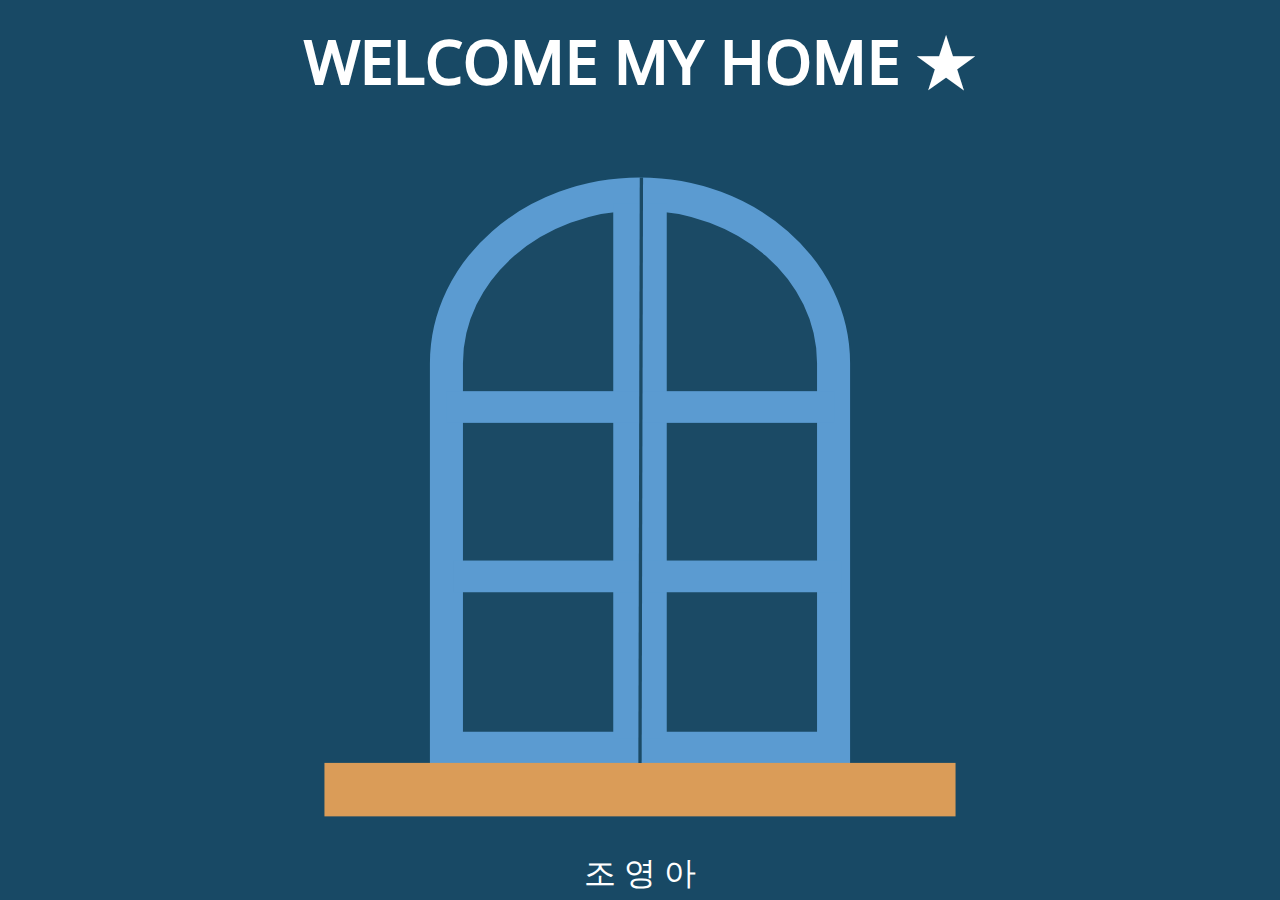
<file: index.html>
<!DOCTYPE html>
<html lang="ko">
  <head>
    <meta charset="UTF-8" />
    <meta http-equiv="X-UA-Compatible" content="IE=edge" />
    <meta name="viewport" content="width=device-width, initial-scale=1.0" />
    <title>어서오세요</title>
    <link rel="stylesheet" href="css/indexstyle.css" />
    <script src="js/jquery-3.7.1.min.js"></script>
  </head>
  <body>
    <div id="wrap">
      <div class="mainPage">
        <div class="welcome"><p>WELCOME MY HOME ★</p></div>
        <div class="home">
          <img src="images/door1.svg" alt="door1" />
          <img src="images/door2.svg" alt="door2" />
          <div class="star">
            <a href="sub/home/home.html">
              <img src="images/star1.svg" alt="star1" />
              <p>▲<br />click</p>
            </a>
          </div>
          <div class="name">조 영 아</div>
        </div>
      </div>

      <script>
        $(function () {
          $(".star").css({ display: "none" });
          $(".home").hover(
            function () {
              $(".star").css({ display: "block" });
              $(".name").css({ display: "none" });
            },
            function () {
              $(".star").css({ display: "none" });
              $(".name").css({ display: "block" });
            }
          );
        });
      </script>
    </div>
  </body>
</html>
</file>
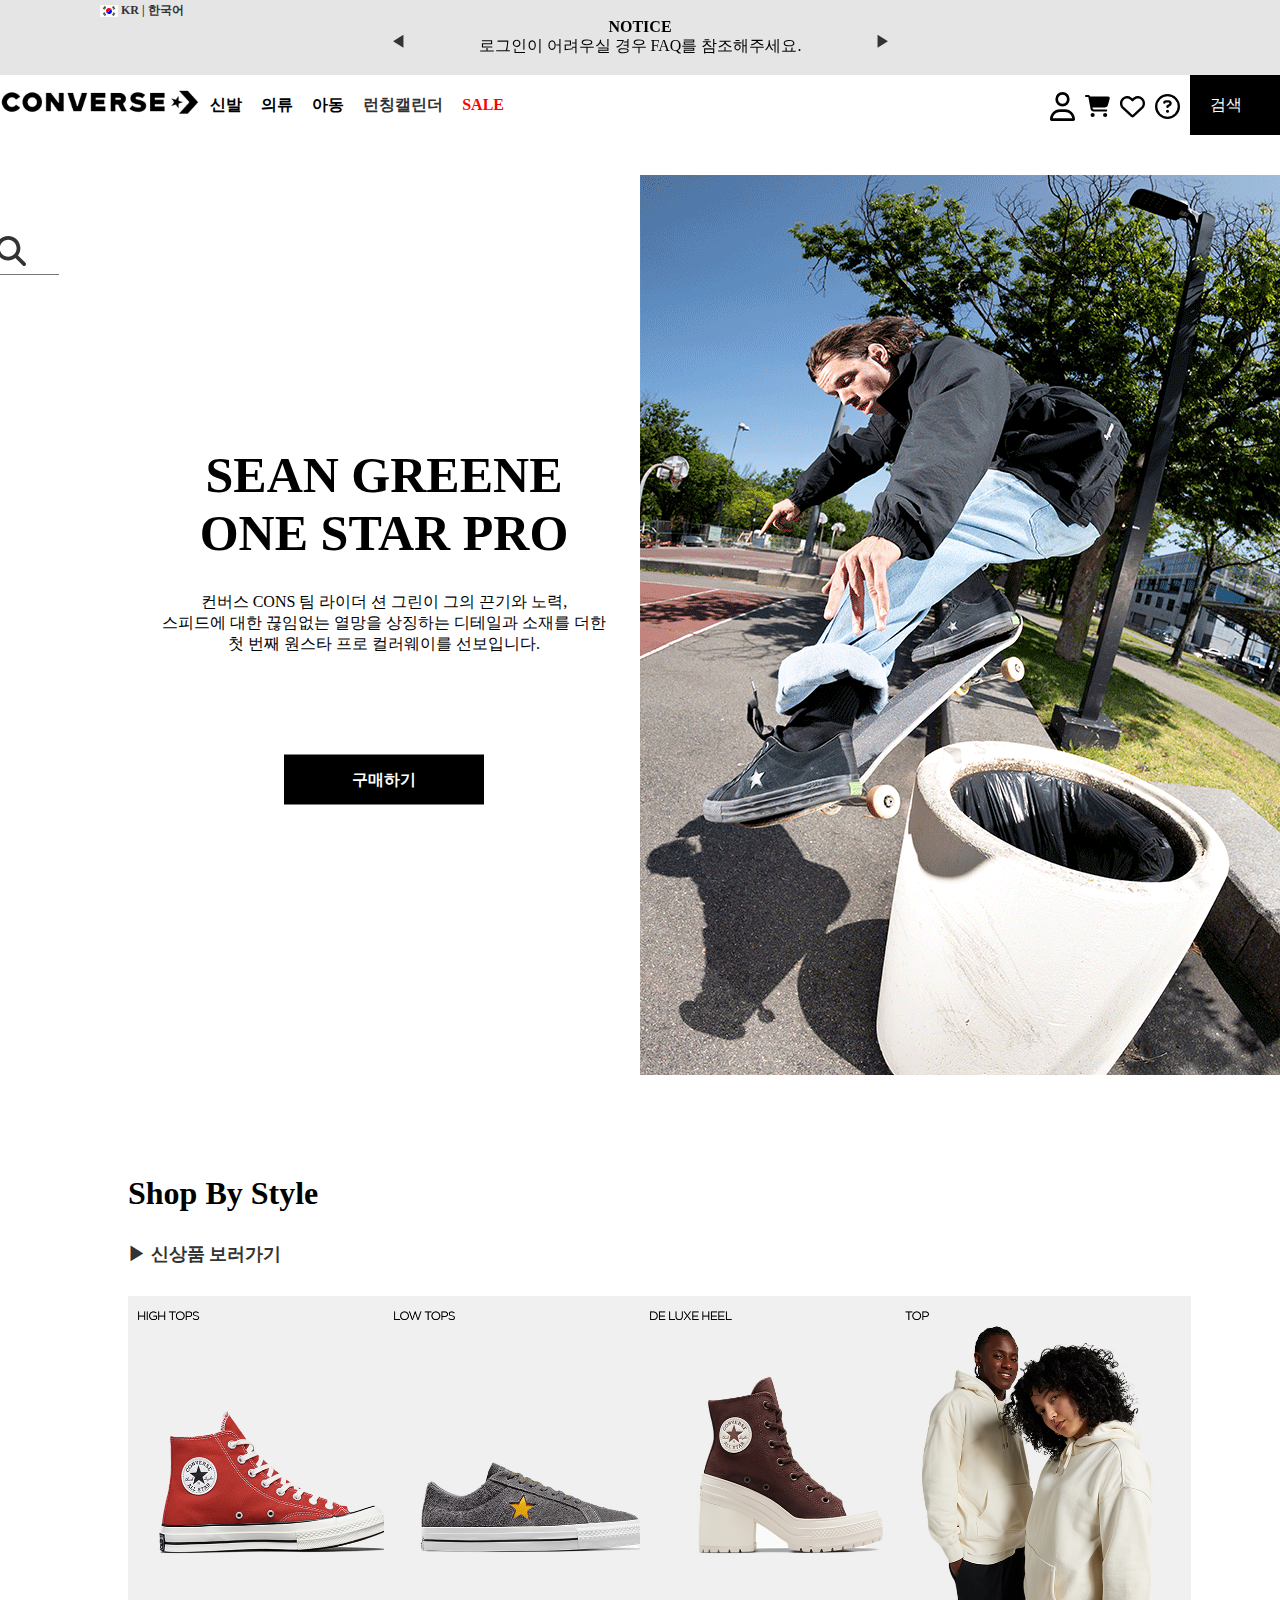
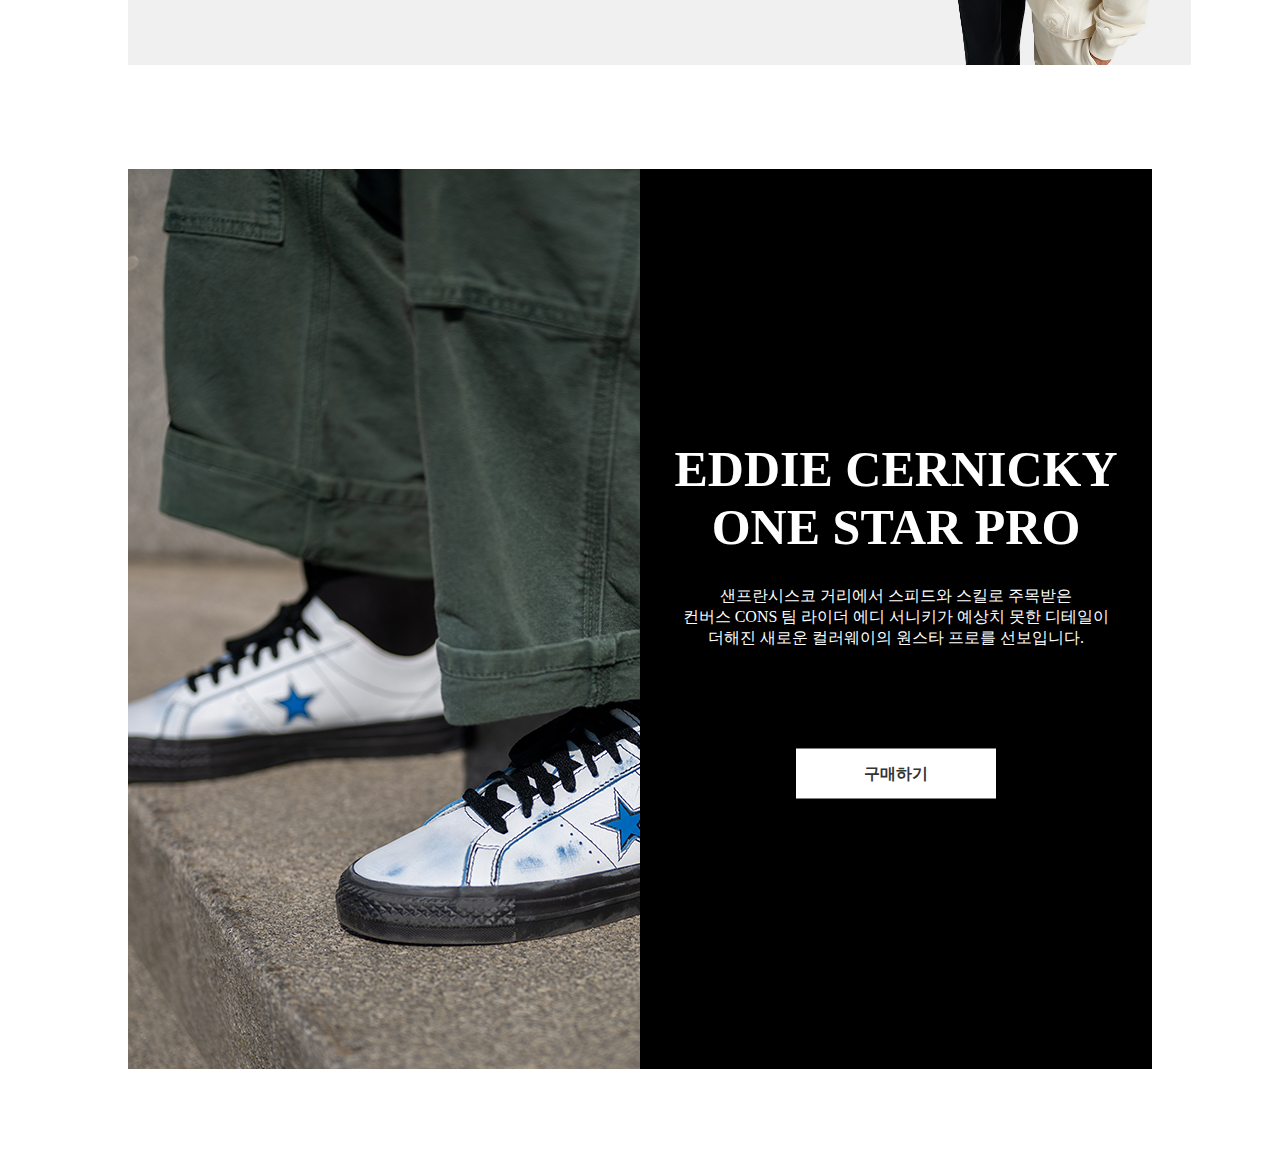
<file: portfo/converse/index.html>
<!DOCTYPE html>
<html lang="ko">
  <head>
    <meta charset="UTF-8" />
    <meta http-equiv="X-UA-Compatible" content="IE=edge" />
    <meta name="viewport" content="width=device-width, initial-scale=1.0" />
    <title>컨버스 공식 온라인 스토어</title>
  </head>
  <link href="images/icon.png" rel="shortcut icon" type="image/x-icon" />
  <link rel="stylesheet" href="css/swiper-bundle.min.css" />
  <link rel="stylesheet" href="css/style.css" />
  <script src="js/jquery-3.7.1.min.js"></script>
  <script src="js/swiper-bundle.min.js"></script>
  <script src="js/main.js"></script>
  <body>
    <div id="wrap">
      <header>
        <div class="language">
          <a href="#">
            <img src="images/locale-kr.svg" alt="locale-kr" />
            <p>
              KR
              <span>|</span>
              한국어
            </p>
          </a>
        </div>
        <div class="notice swiper mySwiper">
          <ul class="swiper-wrapper">
            <li class="swiper-slide">
              <span>notice</span>
              <p>로그인이 어려우실 경우 FAQ를 참조해주세요.</p>
            </li>
            <li class="swiper-slide">
              <span>notice</span>
              <p>추석 연휴 배송 일정 안내</p>
            </li>
            <li class="swiper-slide">
              <span>event</span>
              <p>카카오 1초 가입 시 최대 15,000원 쿠폰 증정</p>
            </li>
          </ul>
          <div class="swiper-button-next"></div>
          <div class="swiper-button-prev"></div>
        </div>
      </header>
      <div class="nav">
        <div class="gnb">
          <div class="nav_left">
            <a href="#"><img src="images/logo.png" alt="logo" /></a>
            <ul>
              <li>신발</li>
              <li>의류</li>
              <li>아동</li>
              <li><a href="#">런칭캘린더</a></li>
              <li><a href="#">sale</a></li>
            </ul>
          </div>
          <div class="nav_right">
            <ul>
              <li>
                <a href="#"
                  ><img src="images/user-regular.svg" alt="user-regular"
                /></a>
              </li>
              <li>
                <a href="#"
                  ><img
                    src="images/cart-shopping-solid.svg"
                    alt="cart-shopping-solid"
                /></a>
              </li>
              <li>
                <a href="#"
                  ><img src="images/heart-regular.svg" alt="heart-regular"
                /></a>
              </li>
              <li>
                <a href="#"
                  ><img
                    src="images/circle-question-regular.svg"
                    alt="circle-question-regular"
                /></a>
              </li>
              <li>
                <div class="search">
                  <p>검색</p>
                  <img
                    src="images/magnifying-glass-solid.svg"
                    alt="magnifying-glass-solid"
                  />
                  <div class="top_btn_on">
                    <img src="images/xmark-solid.svg" alt="xmark-solid" />
                  </div>
                </div>
              </li>
            </ul>
          </div>
        </div>
        <div class="SEARCH_BOX">
          <div class="top_searchbox">
            <div class="top_searchbox_letf">
              <div class="searchbox_letf_TOP">
                <div class="Searchbox_over">
                  <a href="#">
                    <p>chuck 70</p>
                    <div class="Searchbox_cover">
                      <p>더 알아보기</p>
                      <img src="images/Searchbox1.jpg" alt="Searchbox" />
                    </div>
                  </a>
                </div>
                <div class="Searchbox_over">
                  <div class="Searchbox_TXT">
                    <div class="txt">
                      <a href="#">
                        <div class="txt">
                          <div class="txt_po">
                            <h1>베스트셀러</h1>
                            <p>▶ 구매하기</p>
                          </div>
                        </div>
                      </a>
                    </div>
                  </div>
                  <a href="#">
                    <p>platform</p>
                    <div class="Searchbox_cover2">
                      <p>더 알아보기</p>
                      <img src="images/Searchbox2.jpg" alt="Searchbox" />
                    </div>
                  </a>
                </div>
              </div>
              <div class="searchbox_letf_bottom">
                <div class="Searchbox_over">
                  <div class="Searchbox_TXT">
                    <div class="txt">
                      <a href="#">
                        <div class="txt">
                          <div class="txt_po">
                            <h1>무엇을 도와드릴까요?</h1>
                            <p>▶ FAQ에서 궁금한 내용을 찾아보세요</p>
                          </div>
                        </div>
                      </a>
                    </div>
                  </div>
                  <a href="#">
                    <p>cruise</p>
                    <div class="Searchbox_cover2">
                      <p>더 알아보기</p>
                      <img src="images/Searchbox3.jpg" alt="Searchbox" />
                    </div>
                  </a>
                </div>
                <div class="Searchbox_over">
                  <a href="#">
                    <p>gold stanard</p>
                    <div class="Searchbox_cover">
                      <p>더 알아보기</p>
                      <img src="images/Searchbox4.jpg" alt="Searchbox" />
                    </div>
                  </a>
                </div>
              </div>
            </div>
            <div class="top_searchbox_right">
              <div class="Searchbar">
                <div class="Searchbar_po">
                  <p>검색</p>
                  <div class="Searchbar_box">
                    <input
                      type="text"
                      id="keyword"
                      name="keyword"
                      class="inputTypeText"
                      placeholder="검색어를 입력해주세요."
                      autocomplete="off"
                    />
                    <img
                      src="images/magnifying-glass-solid2.svg"
                      alt="magnifying-glass-solid2"
                    />
                  </div>
                </div>
              </div>
              <div class="popularity">
                <div class="popularity_po">
                  <p>인기검색어</p>
                  <ul>
                    <li><a href="#">척 70 빈티지</a></li>
                    <li><a href="#">척테일러 올스타 시즈널</a></li>
                    <li><a href="#">척테일러 올스타 무브</a></li>
                    <li><a href="#">런스타 레거시</a></li>
                    <li><a href="#">원스타</a></li>
                  </ul>
                </div>
              </div>
            </div>
          </div>
        </div>

        <div class="lnb">
          <div class="menu_lnb">
            <div class="menu_lnb_position">
              <div class="cate_box">
                <ul class="tcate">
                  <li><a href="#">전체보기</a></li>
                  <li><a href="#">NEW ARRIVALS</a></li>
                  <li><a href="#">베스트셀러</a></li>
                  <li><a href="#">척테일러 올스타</a></li>
                  <li><a href="#">척 70</a></li>
                  <li><a href="#">플랫폼</a></li>
                  <li><a href="#">스케이트보딩</a></li>
                </ul>
                <ul class="featured">
                  <li><a href="#">FEATURED</a></li>
                  <li><a href="#">2023 겨울 신상</a></li>
                  <li><a href="#">크루즈</a></li>
                  <li><a href="#">리프트</a></li>
                  <li><a href="#">무브</a></li>
                  <li><a href="#">척 70 플러스</a></li>
                  <li><a href="#">런스타 레거시CX</a></li>
                  <li><a href="#">척 70 AT-CX</a></li>
                  <li><a href="#">신규가입 1만원 쿠폰</a></li>
                </ul>
              </div>
              <div class="tbanner_title">
                추천상품
                <ul>
                  <li>
                    <a href="#"
                      ><img
                        src="images/commedesgarcons.jpg"
                        alt="commedesgarcons"
                      />
                      COMME des GARÇONS
                    </a>
                  </li>
                  <li>
                    <a href="#"
                      ><img src="images/onestar.jpg" alt="onestar" />
                      ONE STAR
                    </a>
                  </li>
                  <li>
                    <a href="#"
                      ><img src="images/deluxeheel.jpg" alt="deluxeheel" />
                      DE LUXE HEEL
                    </a>
                  </li>
                  <li>
                    <a href="#"
                      ><img
                        src="images/conversecolor.jpg"
                        alt="conversecolor"
                      />
                      CONVERSE COLOR
                    </a>
                  </li>
                </ul>
              </div>
            </div>
          </div>
          <div class="X_BTN">
            <img src="images/xmark-solid.svg" alt="xmark-solid" />
          </div>
        </div>
      </div>

      <section>
        <div class="main1">
          <div class="main1_write">
            <div class="main1_write_po">
              <h1>
                SEAN GREENE<br />
                ONE STAR PRO
              </h1>
              <p>
                컨버스 CONS 팀 라이더 션 그린이 그의 끈기와 노력,<br />
                스피드에 대한 끊임없는 열망을 상징하는 디테일과 소재를 더한<br />
                첫 번째 원스타 프로 컬러웨이를 선보입니다.
              </p>
              <a href="#"><p>구매하기</p></a>
            </div>
          </div>
          <div class="main1_img">
            <img src="images/main1.gif" alt="main" />
          </div>
        </div>
      </section>
      <section>
        <div class="main2">
          <h1>Shop By Style</h1>
          <a href="#">▶ 신상품 보러가기</a>
          <ul>
            <li>
              <a href="#">
                <div>
                  <img src="images/shopbystyle1.jpg" alt="hightops" />
                </div>
              </a>
            </li>
            <li>
              <a href="#">
                <div>
                  <img src="images/shopbystyle2.jpg" alt="lowtops" />
                </div>
              </a>
            </li>
            <li>
              <a href="#">
                <div>
                  <img src="images/shopbystyle3.jpg" alt="deluxeheel" />
                </div>
              </a>
            </li>
            <li>
              <a href="#">
                <div>
                  <img src="images/shopbystyle4.jpg" alt="top" /></div
              ></a>
            </li>
          </ul>
        </div>
      </section>
      <section>
        <div class="main1">
          <div class="main1_img">
            <img src="images/main3.jpg" alt="main" />
          </div>
          <div class="main1_write main_bg">
            <div class="main1_write_po main_bg_01">
              <h1>
                EDDIE CERNICKY<br />
                ONE STAR PRO
              </h1>
              <p>
                샌프란시스코 거리에서 스피드와 스킬로 주목받은<br />
                컨버스 CONS 팀 라이더 에디 서니키가 예상치 못한 디테일이<br />
                더해진 새로운 컬러웨이의 원스타 프로를 선보입니다.
              </p>
              <a href="#"><p>구매하기</p></a>
            </div>
          </div>
        </div>
      </section>
      <section></section>
    </div>
  </body>
</html>
</file>
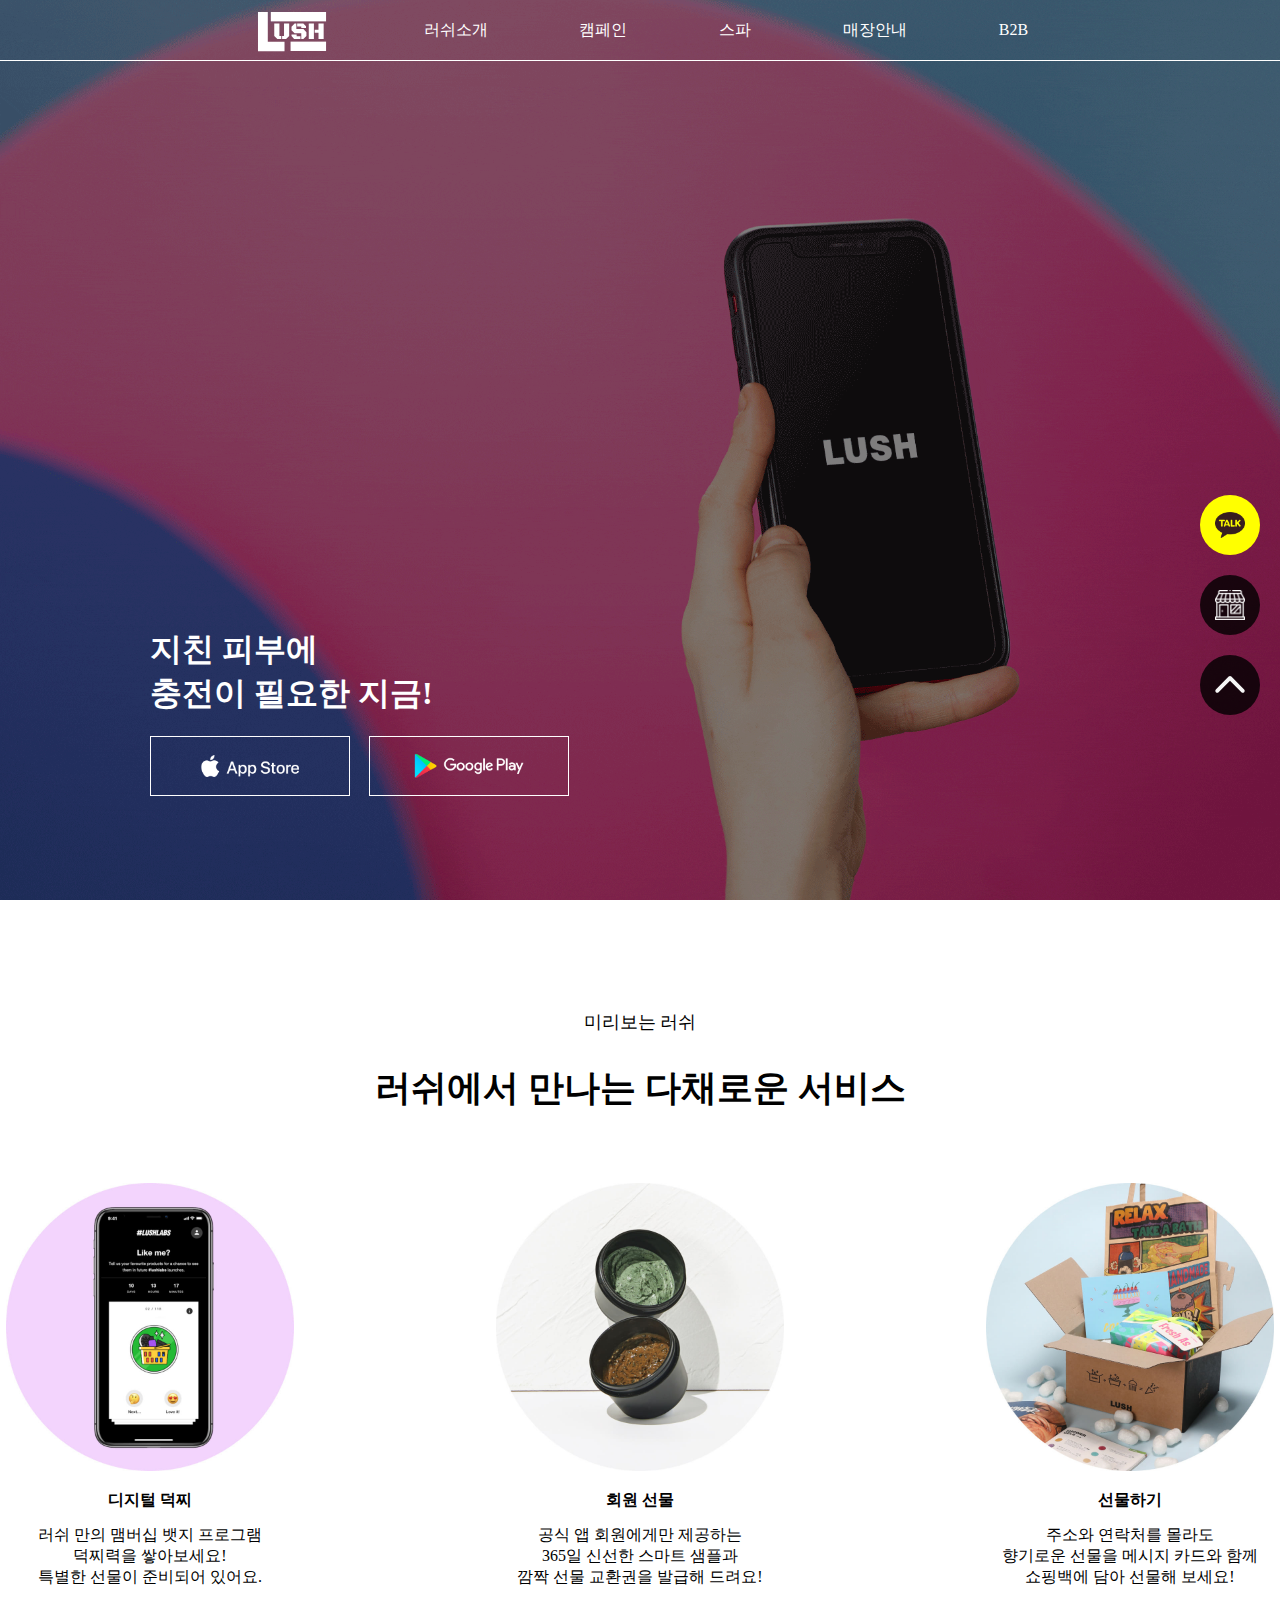
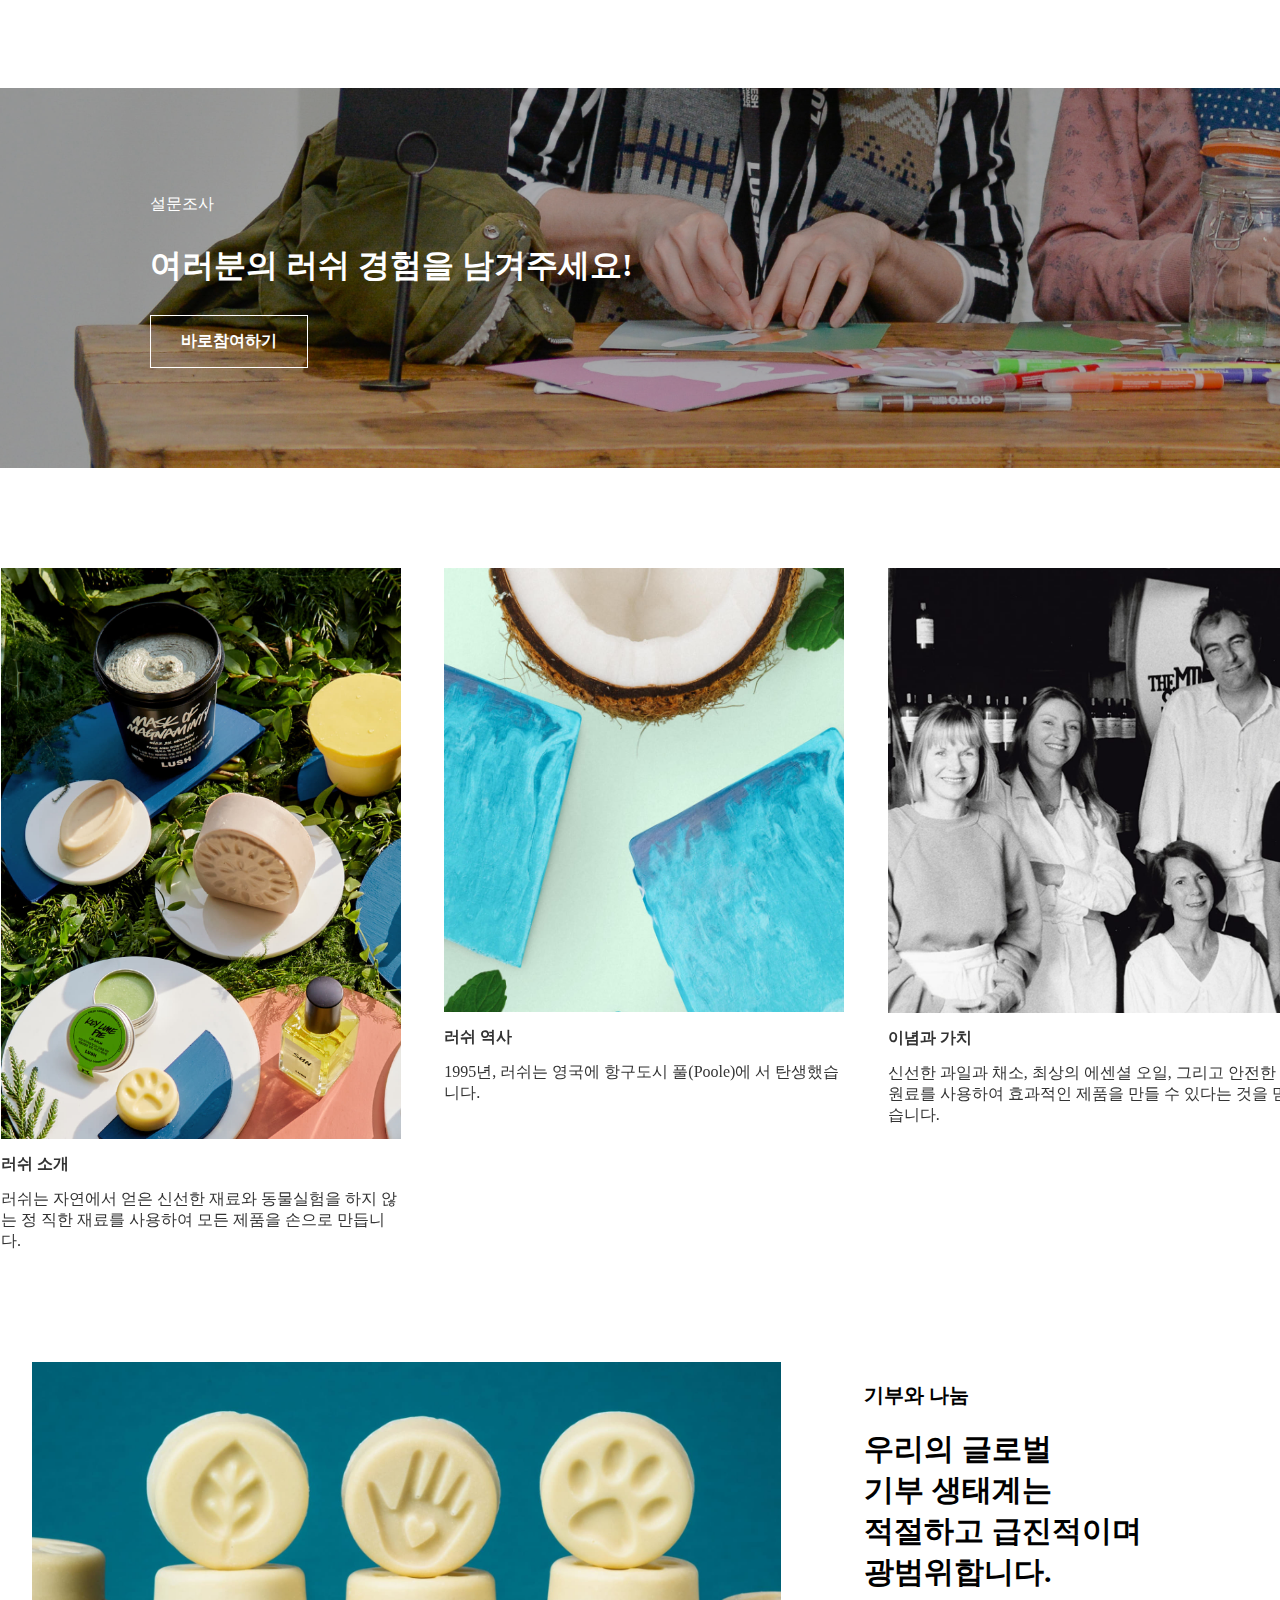
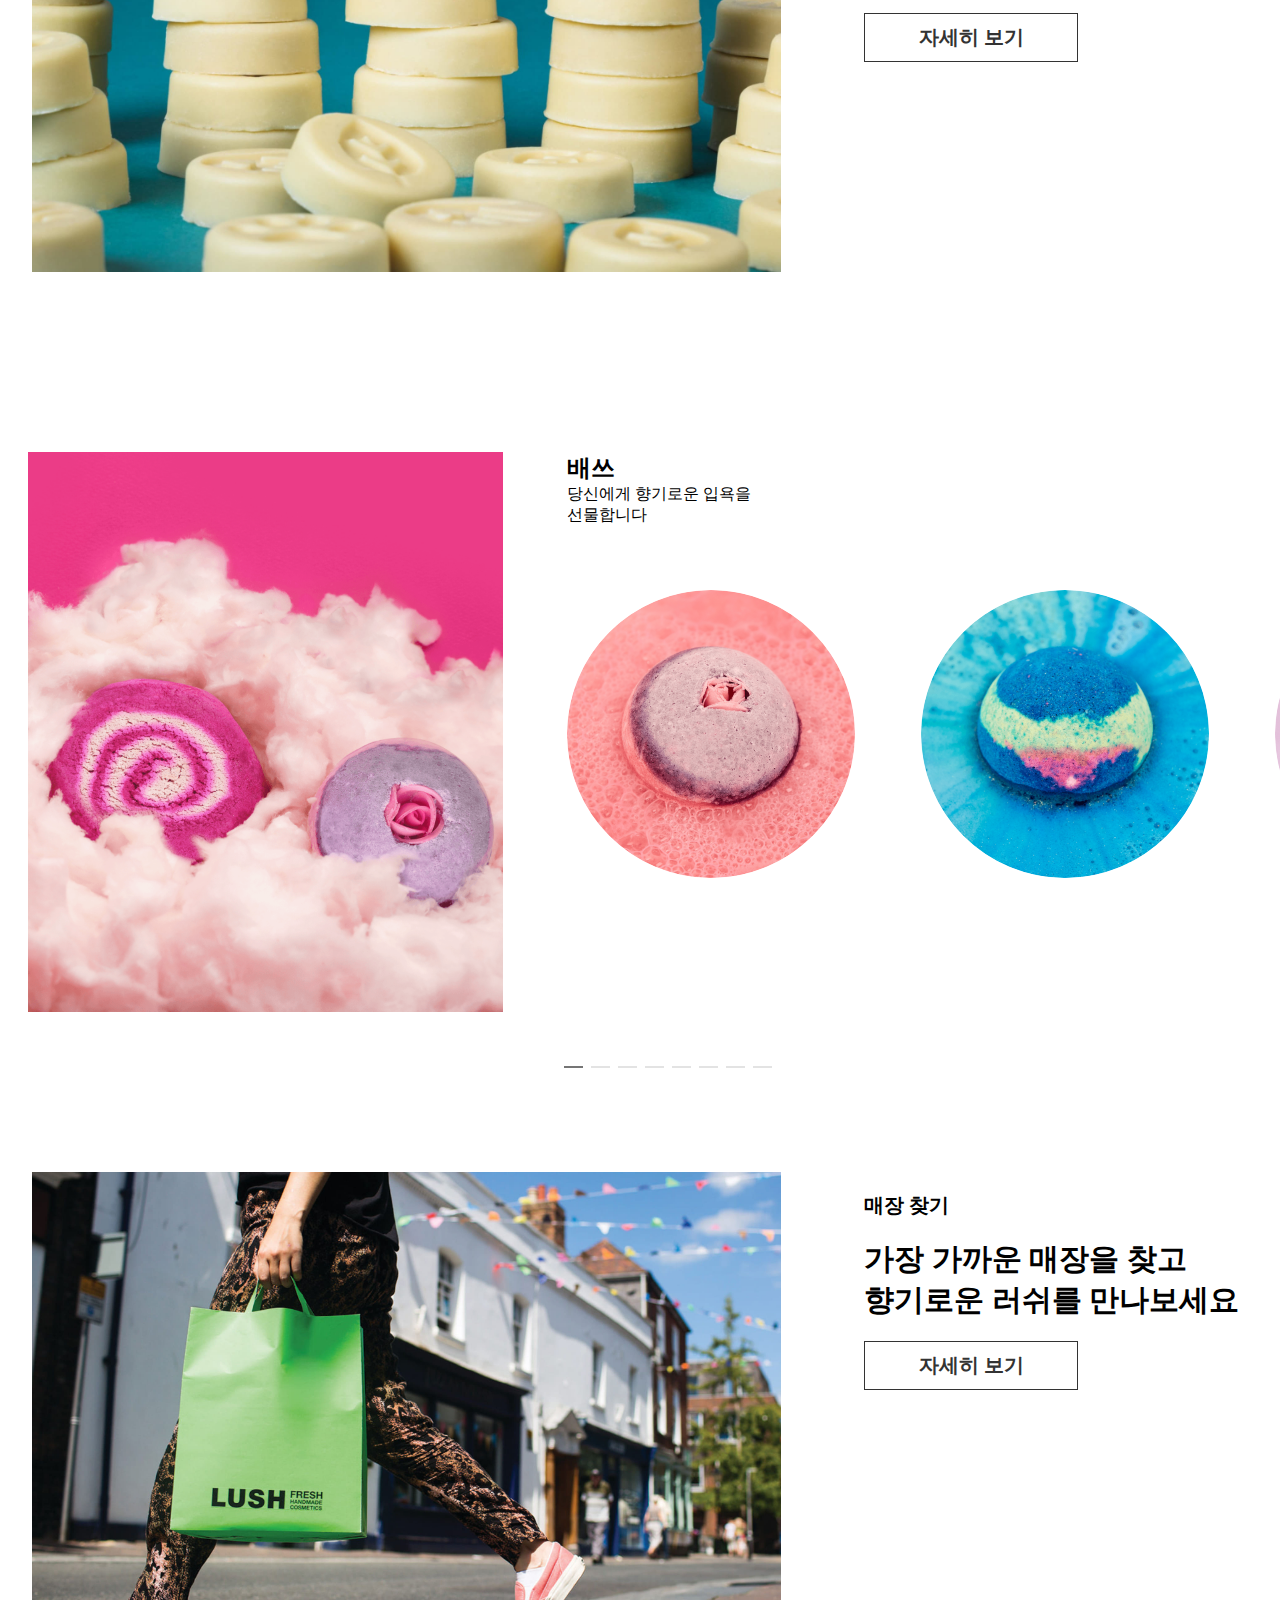
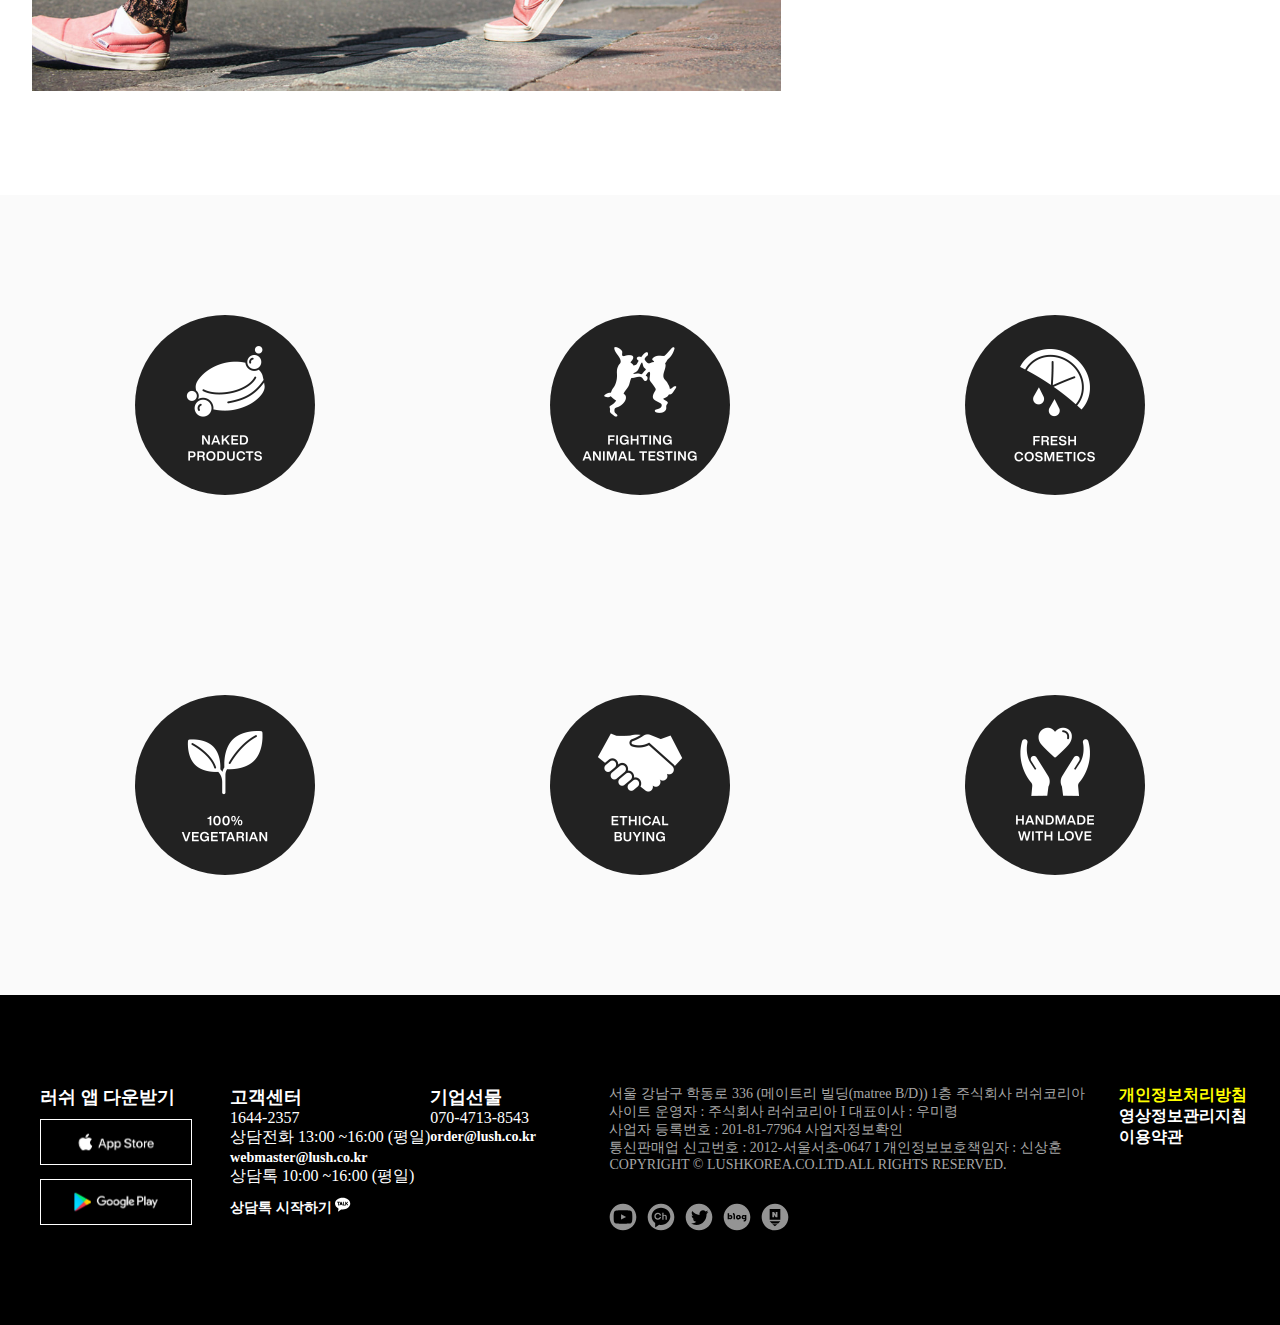
<file: portfo/lush/index.html>
<!DOCTYPE html>
<html lang="ko">
  <head>
    <meta charset="UTF-8" />
    <meta http-equiv="X-UA-Compatible" content="IE=edge" />
    <meta name="viewport" content="width=device-width, initial-scale=1.0" />
    <title>Document</title>
    <link rel="icon" type="image/png" href="images/LUSH_CI.png" />
    <link rel="stylesheet" href="css/style.css" />
    <link rel="stylesheet" href="css/main.css" />
    <link rel="stylesheet" href="css/owl.carousel.css" />
    <link rel="stylesheet" href="css/owl.theme.default.css" />
    <link rel="stylesheet" href="css/swiper-bundle.css" />
    <link rel="stylesheet" href="css/contents.css" />
    <script src="js/jquery-3.7.1.min.js"></script>
    <script src="js/owl.carousel.js"></script>
    <script src="js/swiper-bundle.min.js"></script>
    <script src="js/contents.js"></script>
    <script src="js/main.js"></script>
  </head>
  <body>
    <div id="wrap">
      <header>
        <div class="head">
          <div class="nav">
            <ul>
              <li>
                <a href="#"><img src="images/logo.svg" alt="logo" /></a>
              </li>
              <li><a href="#">러쉬소개</a></li>
              <li><a href="#">캠페인</a></li>
              <li><a href="#">스파</a></li>
              <li><a href="#">매장안내</a></li>
              <li><a href="#">B2B</a></li>
            </ul>
          </div>
          <div class="phrase">
            <h1>
              지친 피부에<br />
              충전이 필요한 지금!
            </h1>
            <div class="appstore">
              <a href="#"><img src="images/appappleStore.png" alt="" /></a>
              <a href="#"><img src="images/appgooglePlay.png" alt="" /></a>
            </div>
          </div>

          <article class="side_in">
            <div class="side_QR">
              <div class="Xbox">
                <img src="images/ico_close_gray.svg" alt="ico_close_gray" />
              </div>
              <div class="QR_info">
                <p>스토어</p>
                <br />
                <img src="images/qr_store.png" alt="qr_store" /><br />
                <span
                  >QR코드를 찍고<br />
                  모바일에서 편리하게<br />
                  쇼핑해 보세요!</span
                >
              </div>
            </div>
            <div class="side_btn">
              <a href="#"><img src="images/kakaotalk.png" alt="kakaotalk" /></a>
              <a href="#"><img src="images/icon/store.png" alt="store" /></a>
              <a href="#"
                ><img src="images/ico_arrowT.svg" alt="ico_arrowT"
              /></a>
            </div>
          </article>
        </div>
      </header>
      <section class="main_top">
        <p>미리보는 러쉬</p>
        <h2>러쉬에서 만나는 다채로운 서비스</h2>
        <ul class="main_app">
          <li>
            <img src="images/main_app1.jpg" alt="main_app1" />
            <span>디지털 덕찌</span>
            <p>
              러쉬 만의 맴버십 뱃지 프로그램<br />
              덕찌력을 쌓아보세요!<br />
              특별한 선물이 준비되어 있어요.
            </p>
          </li>
          <li>
            <img src="images/main_app2.jpg" alt="main_app2" />
            <span>회원 선물</span>
            <p>
              공식 앱 회원에게만 제공하는<br />
              365일 신선한 스마트 샘플과<br />
              깜짝 선물 교환권을 발급해 드려요!
            </p>
          </li>
          <li>
            <img src="images/main_app3.jpg" alt="main_app3" />
            <span>선물하기</span>
            <p>
              주소와 연락처를 몰라도<br />
              향기로운 선물을 메시지 카드와 함께<br />
              쇼핑백에 담아 선물해 보세요!
            </p>
          </li>
        </ul>
      </section>
      <div class="survey">
        <div>
          <span>설문조사</span>
          <h1>여러분의 러쉬 경험을 남겨주세요!</h1>
          <a href="#">
            <p>바로참여하기</p>
          </a>
        </div>
      </div>
      <section class="lush_info">
        <ul class="owl-carousel owl-theme">
          <li class="item">
            <a href="#">
              <div>
                <img
                  src="images/main_lush_history1.jpg"
                  alt="main_lush_history1"
                />
              </div>
              <h3>
                “러쉬는 어떤 이유에서도 제품을 동물실험 하지 않고, 동물실험을
                거친 원재료조차 사용하지 않습니다.”
              </h3>

              <span>러쉬 소개</span>
              <p>
                러쉬는 자연에서 얻은 신선한 재료와 동물실험을 하지 않는 정 직한
                재료를 사용하여 모든 제품을 손으로 만듭니다.
              </p>
            </a>
          </li>
          <li class="item">
            <a href="#">
              <div>
                <img
                  src="images/main_lush_history2.jpg"
                  alt="main_lush_history2"
                />
              </div>
              <h3>“한국은 러쉬의 네 번째 해외 진출 국가입니다.”</h3>

              <span>러쉬 역사</span>
              <p>1995년, 러쉬는 영국에 항구도시 풀(Poole)에 서 탄생했습니다.</p>
            </a>
          </li>
          <li class="item">
            <a href="#">
              <div>
                <img
                  src="images/main_lush_history3.jpg"
                  alt="main_lush_history3"
                />
              </div>
              <h3>
                “우리는 제조자의 얼굴 스티커를 제품 라벨에 붙임으로써 자부심을
                가질 수 있다고 믿습니다.”
              </h3>

              <span>이념과 가치</span>
              <p>
                신선한 과일과 채소, 최상의 에센셜 오일, 그리고 안전한 원료를
                사용하여 효과적인 제품을 만들 수 있다는 것을 믿습니다.
              </p>
            </a>
          </li>

          <li class="item">
            <a href="#">
              <div>
                <img
                  src="images/main_lush_history4.jpg"
                  alt="main_lush_history4"
                />

                <h3>
                  “더불어 공장 거래, 인권 보호, 포장 최소화 등 다양한 캠페인
                  활동을 통해 기업 윤리와 신념을 알리고 있습니다.”
                </h3>
              </div>

              <span>브랜드 정책</span>
              <p>
                동물과 자연과 사람이 조화롭게 공존하는 세상을 바라는 러쉬
                비즈니스의 중심에는 강력한 브랜드 윤리가 자리 잡고있습니 다.
              </p>
            </a>
          </li>
        </ul>
      </section>
      <section class="donation">
        <div>
          <img src="images/main_share.jpg" alt="main_share" />
        </div>
        <ul>
          <li>기부와 나눔</li>
          <li>
            <h2>
              우리의 글로벌<br />기부 생태계는<br />적절하고 급진적이며<br />광범위합니다.
            </h2>
          </li>
          <li>
            <a href="#">자세히 보기</a>
          </li>
        </ul>
      </section>
      <article class="lush_category">
        <div class="swiper lush_category_swiper">
          <div class="swiper-wrapper">
            <!-- 배쓰 -->
            <div class="swiper-slide">
              <div class="category_img">
                <figure>
                  <img src="images/product/main_bath@3x.png" alt="" />
                </figure>
                <div class="cate_explain">
                  <img src="images/qr_bath.png" alt="qr code" />
                  <p class="tit">모바일에서 배쓰 제품을 구매해 보세요!</p>
                  <p class="detail">
                    365일 챙겨드리는 스마트 샘플까지 <br />놓치지 마세요!
                  </p>
                </div>
              </div>
              <!-- 상품이미지 -->
              <div class="lush_pro">
                <div class="title_area">
                  <h2 class="tit">배쓰</h2>
                  <p class="description">
                    당신에게 향기로운 입욕을<br />선물합니다
                  </p>
                </div>
                <div class="swiper lush_pro_swiper">
                  <div class="swiper-wrapper">
                    <div class="swiper-slide">
                      <figure class="pro_img hover_dimmed">
                        <img src="images/product/bath/bath_01@3x.png" alt="" />
                        <figcaption class="txt">
                          섹스 밤<br />배쓰 밤
                        </figcaption>
                      </figure>
                    </div>
                    <div class="swiper-slide">
                      <figure class="pro_img hover_dimmed">
                        <img src="images/product/bath/bath_02@3x.png" alt="" />
                        <figcaption class="txt">
                          인터갈락틱<br />배쓰 밤
                        </figcaption>
                      </figure>
                    </div>
                    <div class="swiper-slide">
                      <figure class="pro_img hover_dimmed">
                        <img src="images/product/bath/bath_03@3x.png" alt="" />
                        <figcaption class="txt">
                          더 컴포터<br />버블 바
                        </figcaption>
                      </figure>
                    </div>
                    <div class="swiper-slide swiper-slide-prev">
                      <figure class="pro_img hover_dimmed">
                        <img src="images/product/bath/bath_04@3x.png" alt="" />
                        <figcaption class="txt">슬리피<br />버블 바</figcaption>
                      </figure>
                    </div>
                    <div class="swiper-slide swiper-slide-active">
                      <figure class="pro_img hover_dimmed">
                        <img src="images/product/bath/bath_06@3x.png" alt="" />
                        <figcaption class="txt">가디스<br />배쓰 밤</figcaption>
                      </figure>
                    </div>
                    <div class="swiper-slide swiper-slide-next">
                      <figure class="pro_img hover_dimmed">
                        <img src="images/product/bath/bath_05@3x.png" alt="" />
                        <figcaption class="txt">사쿠라<br />배쓰 밤</figcaption>
                      </figure>
                    </div>
                    <div class="swiper-slide">
                      <figure class="pro_img hover_dimmed">
                        <img src="images/product/bath/bath_07@3x.png" alt="" />
                        <figcaption class="txt">
                          써니사이드<br />버블 바
                        </figcaption>
                      </figure>
                    </div>
                    <div class="swiper-slide">
                      <figure class="pro_img hover_dimmed">
                        <img src="images/product/bath/bath_08@3x.png" alt="" />
                        <figcaption class="txt">
                          트와일라잇<br />배쓰 밤
                        </figcaption>
                      </figure>
                    </div>
                    <div class="swiper-slide">
                      <figure class="pro_img hover_dimmed">
                        <img src="images/product/bath/bath_09@3x.png" alt="" />
                        <figcaption class="txt">
                          딥 슬립<br />배쓰 밤
                        </figcaption>
                      </figure>
                    </div>
                    <div class="swiper-slide">
                      <figure class="pro_img hover_dimmed">
                        <img src="images/product/bath/bath_10@3x.png" alt="" />
                        <figcaption class="txt">
                          빅 블루<br />배쓰 밤
                        </figcaption>
                      </figure>
                    </div>
                  </div>
                  <span class="swiper-notification"></span>
                </div>
              </div>
              <!-- // -->
            </div>

            <!-- 샤워 -->
            <div class="swiper-slide">
              <div class="category_img">
                <figure>
                  <img src="images/product/main_shower@3x.png" alt="" />
                </figure>
                <div class="cate_explain">
                  <img src="images/qr_shower.png" alt="샤워 qr code" />
                  <p class="tit">모바일에서 샤워 제품을 구매해 보세요!</p>
                  <p class="detail">
                    365일 챙겨드리는 스마트 샘플까지 <br />놓치지 마세요!
                  </p>
                </div>
              </div>
              <!-- 상품이미지 -->
              <div class="lush_pro">
                <div class="title_area">
                  <h2 class="tit">샤워</h2>
                  <p class="description">
                    일렁이는 향기와 함께 피부를<br />건강하게 지켜주세요.
                  </p>
                </div>
                <div class="swiper lush_pro_swiper">
                  <div class="swiper-wrapper">
                    <div class="swiper-slide">
                      <figure class="pro_img hover_dimmed">
                        <img
                          src="images/product/shower/shower_01@3x.png"
                          alt=""
                        />
                        <figcaption class="txt">슬리피<br />샤워 젤</figcaption>
                      </figure>
                    </div>
                    <div class="swiper-slide">
                      <figure class="pro_img hover_dimmed">
                        <img
                          src="images/product/shower/shower_02@3x.png"
                          alt=""
                        />
                        <figcaption class="txt">
                          더 올리브 브랜치<br />샤워 젤
                        </figcaption>
                      </figure>
                    </div>
                    <div class="swiper-slide">
                      <figure class="pro_img hover_dimmed">
                        <img
                          src="images/product/shower/shower_03@3x.png"
                          alt=""
                        />
                        <figcaption class="txt">
                          더티 스프링워시<br />샤워 젤
                        </figcaption>
                      </figure>
                    </div>
                    <div class="swiper-slide">
                      <figure class="pro_img hover_dimmed">
                        <img
                          src="images/product/shower/shower_04@3x.png"
                          alt=""
                        />
                        <figcaption class="txt">
                          럽럽럽<br />샤워 스크럽
                        </figcaption>
                      </figure>
                    </div>
                    <div class="swiper-slide">
                      <figure class="pro_img hover_dimmed">
                        <img
                          src="images/product/shower/shower_05@3x.png"
                          alt=""
                        />
                        <figcaption class="txt">
                          로즈 잼<br />샤워 젤
                        </figcaption>
                      </figure>
                    </div>
                    <div class="swiper-slide swiper-slide-prev">
                      <figure class="pro_img hover_dimmed">
                        <img
                          src="images/product/shower/shower_06@3x.png"
                          alt=""
                        />
                        <figcaption class="txt">
                          해피 히피<br />샤워 젤
                        </figcaption>
                      </figure>
                    </div>
                    <div class="swiper-slide swiper-slide-active">
                      <figure class="pro_img hover_dimmed">
                        <img
                          src="images/product/shower/shower_07@3x.png"
                          alt=""
                        />
                        <figcaption class="txt">
                          매직 크리스탈스<br />샤워 스크럽
                        </figcaption>
                      </figure>
                    </div>
                    <div class="swiper-slide swiper-slide-next">
                      <figure class="pro_img hover_dimmed">
                        <img
                          src="images/product/shower/shower_08@3x.png"
                          alt=""
                        />
                        <figcaption class="txt">
                          오렌지<br />샤워 스크럽
                        </figcaption>
                      </figure>
                    </div>
                    <div class="swiper-slide">
                      <figure class="pro_img hover_dimmed">
                        <img
                          src="images/product/shower/shower_09@3x.png"
                          alt=""
                        />
                        <figcaption class="txt">
                          팅글<br />보디 컨디셔너
                        </figcaption>
                      </figure>
                    </div>
                    <div class="swiper-slide">
                      <figure class="pro_img hover_dimmed">
                        <img
                          src="images/product/shower/shower_10@3x.png"
                          alt=""
                        />
                        <figcaption class="txt">그래스<br />샤워 젤</figcaption>
                      </figure>
                    </div>
                  </div>
                  <span class="swiper-notification"></span>
                </div>
              </div>
              <!-- // -->
            </div>

            <!-- 보디 -->
            <div class="swiper-slide swiper-slide-next">
              <div class="category_img">
                <figure>
                  <img src="images/product/main_body@3x.png" alt="" />
                </figure>
                <div class="cate_explain">
                  <div><img src="images/qr_body.png" alt="qr code" /></div>
                  <p class="tit">모바일에서 보디 제품을 구매해 보세요!</p>
                  <p class="detail">
                    365일 챙겨드리는 스마트 샘플까지 <br />놓치지 마세요!
                  </p>
                </div>
              </div>
              <!-- 상품이미지 -->
              <div class="lush_pro">
                <div class="title_area">
                  <h2 class="tit">보디</h2>
                  <p class="description">
                    늘 당신의 피부를 향긋하고<br />건강하게 빚내 줄거예요.
                  </p>
                </div>
                <div class="swiper lush_pro_swiper">
                  <div class="swiper-wrapper">
                    <div class="swiper-slide">
                      <figure class="pro_img hover_dimmed">
                        <img src="images/product/body/body_01@3x.png" alt="" />
                        <figcaption class="txt">
                          슬리피<br />보디 로션
                        </figcaption>
                      </figure>
                    </div>
                    <div class="swiper-slide">
                      <figure class="pro_img hover_dimmed">
                        <img src="images/product/body/body_02@3x.png" alt="" />
                        <figcaption class="txt">팬지<br />보디로션</figcaption>
                      </figure>
                    </div>
                    <div class="swiper-slide">
                      <figure class="pro_img hover_dimmed">
                        <img src="images/product/body/body_03@3x.png" alt="" />
                        <figcaption class="txt">
                          드림 크림<br />보디 로션
                        </figcaption>
                      </figure>
                    </div>
                    <div class="swiper-slide" ">
                    <figure class="pro_img hover_dimmed">
                      <img src="images/product/body/body_04@3x.png" alt="" />
                      <figcaption class="txt">
                        핼핑 핸즈<br />핸드 크림
                      </figcaption>
                    </figure>
                  </div>
                  <div class="swiper-slide">
                    <figure class="pro_img hover_dimmed">
                      <img src="images/product/body/body_05@3x.png" alt="" />
                      <figcaption class="txt">
                        라임 바운티<br />보디 버터
                      </figcaption>
                    </figure>
                  </div>
                  <div class="swiper-slide">
                    <figure class="pro_img hover_dimmed">
                      <img src="images/product/body/body_06@3x.png" alt="" />
                      <figcaption class="txt">
                        핑크 페퍼민트<br />풋 로션
                      </figcaption>
                    </figure>
                  </div>
                  <div class="swiper-slide">
                    <figure class="pro_img hover_dimmed">
                      <img src="images/product/body/body_07@3x.png" alt="" />
                      <figcaption class="txt">
                        코밍글 <br />보디 스크럽
                      </figcaption>
                    </figure>
                  </div>
                  <div class="swiper-slide">
                    <figure class="pro_img hover_dimmed">
                      <img src="images/product/body/body_08@3x.png" alt="" />
                      <figcaption class="txt">리피트<br />풋 밤</figcaption>
                    </figure>
                  </div>
                  <div class="swiper-slide">
                    <figure class="pro_img hover_dimmed">
                      <img src="images/product/body/body_09@3x.png" alt="" />
                      <figcaption class="txt">
                        채러티 팟<br />보디 로션
                      </figcaption>
                    </figure>
                  </div>
                  <div class="swiper-slide">
                    <figure class="pro_img hover_dimmed">
                      <img src="images/product/body/body_10@3x.png" alt="" />
                      <figcaption class="txt">
                        이치피치 <br />마사지 바
                      </figcaption>
                    </figure>
                  </div>
                </div>
                <span class="swiper-notification"></span>
              </div>
            </div>
            <!-- // -->
          </div>

          <!-- 헤어 -->
          <div class="swiper-slide">
            <div class="category_img">
              <figure>
                <img src="images/product/main_hair@3x.png" alt="" />
              </figure>
              <div class="cate_explain">
                <div><img src="images/qr_hair.png" alt="qr code" /></div>
                <p class="tit">모바일에서 헤어제품을 구매해 보세요!</p>
                <p class="detail">
                  365일 챙겨드리는 스마트 샘플까지 <br />놓치지 마세요!
                </p>
              </div>
            </div>
            <!-- 상품이미지 -->
            <div class="lush_pro">
              <div class="title_area">
                <h2 class="tit">헤어</h2>
                <p class="description">
                  건강한 재료만 담아<br />매일 더 싱그러울 거에요.
                </p>
              </div>
              <div class="swiper lush_pro_swiper">
                <div class="swiper-wrapper">
                  <div class="swiper-slide">
                    <figure class="pro_img hover_dimmed">
                      <img src="images/product/hair/hair_01@3x.png" alt="" />
                      <figcaption class="txt">대디-오<br />샴푸</figcaption>
                    </figure>
                  </div>
                  <div class="swiper-slide">
                    <figure class="pro_img hover_dimmed">
                      <img src="images/product/hair/hair_02@3x.png" alt="" />
                      <figcaption class="txt">뉴<br />샴푸 바</figcaption>
                    </figure>
                  </div>
                  <div class="swiper-slide">
                    <figure class="pro_img hover_dimmed">
                      <img src="images/product/hair/hair_03@3x.png" alt="" />
                      <figcaption class="txt">
                        와사비 산쿠이<br />샴푸
                      </figcaption>
                    </figure>
                  </div>
                  <div class="swiper-slide">
                    <figure class="pro_img hover_dimmed">
                      <img src="images/product/hair/hair_04@3x.png" alt="" />
                      <figcaption class="txt">리햅 <br />샴푸</figcaption>
                    </figure>
                  </div>
                  <div class="swiper-slide">
                    <figure class="pro_img hover_dimmed">
                      <img src="images/product/hair/hair_05@3x.png" alt="" />
                      <figcaption class="txt">빅<br />샴푸</figcaption>
                    </figure>
                  </div>
                  <div class="swiper-slide">
                    <figure class="pro_img hover_dimmed">
                      <img src="images/product/hair/hair_06@3x.png" alt="" />
                      <figcaption class="txt">
                        아메리칸 크림<br />컨디셔너
                      </figcaption>
                    </figure>
                  </div>
                  <div class="swiper-slide">
                    <figure class="pro_img hover_dimmed">
                      <img src="images/product/hair/hair_07@3x.png" alt="" />
                      <figcaption class="txt">
                        루츠<br />두피 트리트먼트
                      </figcaption>
                    </figure>
                  </div>
                  <div class="swiper-slide">
                    <figure class="pro_img hover_dimmed">
                      <img src="images/product/hair/hair_08@3x.png" alt="" />
                      <figcaption class="txt">
                        수퍼 밀크<br />컨디셔닝 헤어 프라이머
                      </figcaption>
                    </figure>
                  </div>
                  <div class="swiper-slide">
                    <figure class="pro_img hover_dimmed">
                      <img src="images/product/hair/hair_09@3x.png" alt="" />
                      <figcaption class="txt">씨닉<br />샴푸 바</figcaption>
                    </figure>
                  </div>
                  <div class="swiper-slide">
                    <figure class="pro_img hover_dimmed">
                      <img src="images/product/hair/hair_10@3x.png" alt="" />
                      <figcaption class="txt">
                        밸런스<br />헤어 모이스춰 라이저
                      </figcaption>
                    </figure>
                  </div>
                </div>
                <span class="swiper-notification"></span>
              </div>
            </div>
            <!-- // -->
          </div>

          <!-- 페이스 -->
          <div class="swiper-slide">
            <div class="category_img">
              <figure>
                <img src="images/product/main_face@3x.png" alt="" />
              </figure>
              <div class="cate_explain">
                <div><img src="images/qr_face.png" alt="qr code" /></div>
                <p class="tit">모바일에서 페이스 제품을 구매해 보세요!</p>
                <p class="detail">
                  365일 챙겨드리는 스마트 샘플까지 <br />놓치지 마세요!
                </p>
              </div>
            </div>
            <!-- 상품이미지 -->
            <div class="lush_pro">
              <div class="title_area">
                <h2 class="tit">페이스</h2>
                <p class="description">
                  신선한 재료로 만들어<br />믿을 수 있는 제품이에요.
                </p>
              </div>
              <div class="swiper lush_pro_swiper">
                <div class="swiper-wrapper">
                  <div class="swiper-slide">
                    <figure class="pro_img hover_dimmed">
                      <img src="images/product/face/face_01@3x.png" alt="" />
                      <figcaption class="txt">
                        마스크 오브 매그너민티<br />파워 마스크
                      </figcaption>
                    </figure>
                  </div>
                  <div class="swiper-slide">
                    <figure class="pro_img hover_dimmed">
                      <img src="images/product/face/face_02@3x.png" alt="" />
                      <figcaption class="txt">
                        코스메틱 워리어<br />프레쉬 페이셜 마스크
                      </figcaption>
                    </figure>
                  </div>
                  <div class="swiper-slide">
                    <figure class="pro_img hover_dimmed">
                      <img src="images/product/face/face_03@3x.png" alt="" />
                      <figcaption class="txt">
                        카타스트로피 코스메틱<br />프레쉬 페이셜 마스크
                      </figcaption>
                    </figure>
                  </div>
                  <div class="swiper-slide">
                    <figure class="pro_img hover_dimmed">
                      <img src="images/product/face/face_04@3x.png" alt="" />
                      <figcaption class="txt">
                        허벌리즘 <br />프레쉬 클렌저
                      </figcaption>
                    </figure>
                  </div>
                  <div class="swiper-slide">
                    <figure class="pro_img hover_dimmed">
                      <img src="images/product/face/face_05@3x.png" alt="" />
                      <figcaption class="txt">
                        뷰티슬립<br />페이스 엔 보디 마스크
                      </figcaption>
                    </figure>
                  </div>
                  <div class="swiper-slide">
                    <figure class="pro_img hover_dimmed">
                      <img src="images/product/face/face_06@3x.png" alt="" />
                      <figcaption class="txt">챠콜 <br />페이셜 솝</figcaption>
                    </figure>
                  </div>
                  <div class="swiper-slide">
                    <figure class="pro_img hover_dimmed">
                      <img src="images/product/face/face_07@3x.png" alt="" />
                      <figcaption class="txt">
                        비비씨위드<br />프레쉬 페이셜 마스크
                      </figcaption>
                    </figure>
                  </div>
                  <div class="swiper-slide swiper-slide-prev">
                    <figure class="pro_img hover_dimmed">
                      <img src="images/product/face/face_08@3x.png" alt="" />
                      <figcaption class="txt">
                        티 트리 워터<br />토너
                      </figcaption>
                    </figure>
                  </div>
                  <div class="swiper-slide">
                    <figure class="pro_img hover_dimmed">
                      <img src="images/product/face/face_09.png" alt="" />
                      <figcaption class="txt">
                        엔젤스 온 베어 스킨<br />프레쉬 클렌저
                      </figcaption>
                    </figure>
                  </div>
                  <div class="swiper-slide">
                    <figure class="pro_img hover_dimmed">
                      <img src="images/product/face/face_10@3x.png" alt="" />
                      <figcaption class="txt">
                        돈트 룩 앳미<br />프레쉬 페이셜 마스크
                      </figcaption>
                    </figure>
                  </div>
                </div>
                <span class="swiper-notification"></span>
              </div>
            </div>
            <!-- // -->
          </div>

          <!-- 메이크업 -->
          <div class="swiper-slide">
            <div class="category_img">
              <figure>
                <img src="images/product/main_makeup@3x.png" alt="" />
              </figure>
              <div class="cate_explain">
                <div><img src="images/qr_makeup.png" alt="qr code" /></div>
                <p class="tit">모바일에서 메이크업 제품을 구매해 보세요!</p>
                <p class="detail">
                  365일 챙겨드리는 스마트 샘플까지 <br />놓치지 마세요!
                </p>
              </div>
            </div>
            <!-- 상품이미지 -->
            <div class="lush_pro">
              <div class="title_area">
                <h2 class="tit">메이크업</h2>
                <p class="description">
                  다른 누구도 아닌,<br />가장 나다운 느낌 표현해 보세요.
                </p>
              </div>
              <div class="swiper lush_pro_swiper">
                <div class="swiper-wrapper">
                  <div class="swiper-slide">
                    <figure class="pro_img hover_dimmed">
                      <img
                        src="images/product/makeup/makeup_01@3x.png"
                        alt=""
                      />
                      <figcaption class="txt">
                        필링 영거<br />스킨 틴트
                      </figcaption>
                    </figure>
                  </div>
                  <div class="swiper-slide">
                    <figure class="pro_img hover_dimmed">
                      <img
                        src="images/product/makeup/makeup_02@3x.png"
                        alt=""
                      />
                      <figcaption class="txt">
                        이모셔널 브릴리언스<br />페이스 파우더
                      </figcaption>
                    </figure>
                  </div>
                  <div class="swiper-slide">
                    <figure class="pro_img hover_dimmed">
                      <img
                        src="images/product/makeup/makeup_03@3x.png"
                        alt=""
                      />
                      <figcaption class="txt">
                        슬랙스틱 1C<br />고체 파운데이션
                      </figcaption>
                    </figure>
                  </div>
                  <div class="swiper-slide">
                    <figure class="pro_img hover_dimmed">
                      <img
                        src="images/product/makeup/makeup_04@3x.png"
                        alt=""
                      />
                      <figcaption class="txt">독립<br />아이라이너</figcaption>
                    </figure>
                  </div>
                  <div class="swiper-slide">
                    <figure class="pro_img hover_dimmed">
                      <img
                        src="images/product/makeup/makeup_05@3x.png"
                        alt=""
                      />
                      <figcaption class="txt">
                        아이즈 라이트<br />마스카라
                      </figcaption>
                    </figure>
                  </div>
                  <div class="swiper-slide">
                    <figure class="pro_img hover_dimmed">
                      <img
                        src="images/product/makeup/makeup_06@3x.png"
                        alt=""
                      />
                      <figcaption class="txt">
                        슬랙스틱 40N<br />고체 파운데이션
                      </figcaption>
                    </figure>
                  </div>
                  <div class="swiper-slide">
                    <figure class="pro_img hover_dimmed">
                      <img
                        src="images/product/makeup/makeup_07@3x.png"
                        alt=""
                      />
                      <figcaption class="txt">
                        로스앤젤레스<br />립스틱
                      </figcaption>
                    </figure>
                  </div>
                  <div class="swiper-slide">
                    <figure class="pro_img hover_dimmed">
                      <img
                        src="images/product/makeup/makeup_08@3x.png"
                        alt=""
                      />
                      <figcaption class="txt">
                        동기부여<br />아이라이너
                      </figcaption>
                    </figure>
                  </div>
                  <div class="swiper-slide">
                    <figure class="pro_img hover_dimmed">
                      <img
                        src="images/product/makeup/makeup_09@3x.png"
                        alt=""
                      />
                      <figcaption class="txt">
                        겟 인 데어<br />브러쉬
                      </figcaption>
                    </figure>
                  </div>
                  <div class="swiper-slide">
                    <figure class="pro_img hover_dimmed">
                      <img
                        src="images/product/makeup/makeup_10@3x.png"
                        alt=""
                      />
                      <figcaption class="txt">
                        프레쉬 페이스드<br />브러쉬
                      </figcaption>
                    </figure>
                  </div>
                </div>
                <span class="swiper-notification"></span>
              </div>
            </div>
            <!-- // -->
          </div>

          <!-- 프래그런스 -->
          <div class="swiper-slide">
            <div class="category_img">
              <figure>
                <img src="images/product/main_fragrance@3x.png" alt="" />
              </figure>
              <div class="cate_explain">
                <div>
                  <img src="images/qr_fragrance.png" alt="qr code" />
                </div>
                <p class="tit">모바일에서 프래그런스 제품을 구매해 보세요!</p>
                <p class="detail">
                  365일 챙겨드리는 스마트 샘플까지 <br />놓치지 마세요!
                </p>
              </div>
            </div>
            <!-- 상품이미지 -->
            <div class="lush_pro">
              <div class="title_area">
                <h2 class="tit">프래그런스</h2>
                <p class="description">
                  자연과 음악, 시가 주는 영감으로<br />빚어낸 특별한 향기
                </p>
              </div>
              <div class="swiper lush_pro_swiper">
                <div class="swiper-wrapper">
                  <div class="swiper-slide">
                    <figure class="pro_img hover_dimmed">
                      <img
                        src="images/product/fragrance/fragrance_01@3x.png"
                        alt=""
                      />
                      <figcaption class="txt">
                        더티<br />보디 스프레이
                      </figcaption>
                    </figure>
                  </div>
                  <div class="swiper-slide">
                    <figure class="pro_img hover_dimmed">
                      <img
                        src="images/product/fragrance/fragrance_02@3x.png"
                        alt=""
                      />
                      <figcaption class="txt">
                        트와일라잇<br />보디 스프레이
                      </figcaption>
                    </figure>
                  </div>
                  <div class="swiper-slide">
                    <figure class="pro_img hover_dimmed">
                      <img
                        src="images/product/fragrance/fragrance_03@3x.png"
                        alt=""
                      />
                      <figcaption class="txt">
                        데쓰 앤 디 케이<br />퍼퓸
                      </figcaption>
                    </figure>
                  </div>
                  <div class="swiper-slide">
                    <figure class="pro_img hover_dimmed">
                      <img
                        src="images/product/fragrance/fragrance_04@3x.png"
                        alt=""
                      />
                      <figcaption class="txt">팬지<br />퍼퓸</figcaption>
                    </figure>
                  </div>
                  <div class="swiper-slide">
                    <figure class="pro_img hover_dimmed">
                      <img
                        src="images/product/fragrance/fragrance_05@3x.png"
                        alt=""
                      />
                      <figcaption class="txt">정크<br />퍼퓸</figcaption>
                    </figure>
                  </div>
                  <div class="swiper-slide">
                    <figure class="pro_img hover_dimmed">
                      <img
                        src="images/product/fragrance/fragrance_06@3x.png"
                        alt=""
                      />
                      <figcaption class="txt">
                        로즈 잼<br />솔리드 퍼퓸
                      </figcaption>
                    </figure>
                  </div>
                  <div class="swiper-slide">
                    <figure class="pro_img hover_dimmed">
                      <img
                        src="images/product/fragrance/fragrance_07@3x.png"
                        alt=""
                      />
                      <figcaption class="txt">
                        바닐라리<br />솔리드 퍼퓸
                      </figcaption>
                    </figure>
                  </div>
                  <div class="swiper-slide">
                    <figure class="pro_img hover_dimmed">
                      <img
                        src="images/product/fragrance/fragrance_08@3x.png"
                        alt=""
                      />
                      <figcaption class="txt">카마<br />워시 카드</figcaption>
                    </figure>
                  </div>
                  <div class="swiper-slide">
                    <figure class="pro_img hover_dimmed">
                      <img
                        src="images/product/fragrance/fragrance_09@3x.png"
                        alt=""
                      />
                      <figcaption class="txt">쉐이드<br />워시 카드</figcaption>
                    </figure>
                  </div>
                  <div class="swiper-slide">
                    <figure class="pro_img hover_dimmed">
                      <img
                        src="images/product/fragrance/fragrance_10@3x.png"
                        alt=""
                      />
                      <figcaption class="txt">슬리피<br />캔들</figcaption>
                    </figure>
                  </div>
                </div>
                <span class="swiper-notification"></span>
              </div>
            </div>
            <!-- // -->
          </div>

          <!-- 기프트 -->
          <div class="swiper-slide">
            <div class="category_img">
              <figure>
                <img src="images/product/main_gift@3x.png" alt="" />
              </figure>
              <div class="cate_explain">
                <div><img src="images/qr_gift.png" alt="qr code" /></div>
                <p class="tit">모바일에서 기프트 제품을 구매해 보세요!</p>
                <p class="detail">
                  365일 챙겨드리는 스마트 샘플까지 <br />놓치지 마세요!
                </p>
              </div>
            </div>
            <!-- 상품이미지 -->
            <div class="lush_pro">
              <div class="title_area">
                <h2 class="tit">기프트</h2>
                <p class="description">
                  환경을 배려한 선물의 감동은<br />긴 여운을 남길 거예요.
                </p>
              </div>
              <div class="swiper lush_pro_swiper">
                <div class="swiper-wrapper">
                  <div class="swiper-slide">
                    <figure class="pro_img hover_dimmed">
                      <img src="images/product/gift/gift_01@3x.png" alt="" />
                      <figcaption class="txt">
                        트와일라잇<br />기프트
                      </figcaption>
                    </figure>
                  </div>
                  <div class="swiper-slide">
                    <figure class="pro_img hover_dimmed">
                      <img src="images/product/gift/gift_02@3x.png" alt="" />
                      <figcaption class="txt">슬리피<br />기프트</figcaption>
                    </figure>
                  </div>
                  <div class="swiper-slide">
                    <figure class="pro_img hover_dimmed">
                      <img src="images/product/gift/gift_03@3x.png" alt="" />
                      <figcaption class="txt">릴렉스<br />기프트</figcaption>
                    </figure>
                  </div>
                  <div class="swiper-slide">
                    <figure class="pro_img hover_dimmed">
                      <img src="images/product/gift/gift_04@3x.png" alt="" />
                      <figcaption class="txt">러블리<br />기프트</figcaption>
                    </figure>
                  </div>
                  <div class="swiper-slide">
                    <figure class="pro_img hover_dimmed">
                      <img src="images/product/gift/gift_05@3x.png" alt="" />
                      <figcaption class="txt">로즈<br />기프트</figcaption>
                    </figure>
                  </div>
                  <div class="swiper-slide">
                    <figure class="pro_img hover_dimmed">
                      <img src="images/product/gift/gift_06@3x.png" alt="" />
                      <figcaption class="txt">더티<br />기프트</figcaption>
                    </figure>
                  </div>
                  <div class="swiper-slide">
                    <figure class="pro_img hover_dimmed">
                      <img src="images/product/gift/gift_07@3x.png" alt="" />
                      <figcaption class="txt">
                        프레쉬 애즈<br />기프트
                      </figcaption>
                    </figure>
                  </div>
                  <div class="swiper-slide">
                    <figure class="pro_img hover_dimmed">
                      <img src="images/product/gift/gift_08@3x.png" alt="" />
                      <figcaption class="txt">배쓰 아트<br />기프트</figcaption>
                    </figure>
                  </div>
                  <div class="swiper-slide">
                    <figure class="pro_img hover_dimmed">
                      <img src="images/product/gift/gift_09@3x.png" alt="" />
                      <figcaption class="txt">
                        올더 베스트<br />기프트
                      </figcaption>
                    </figure>
                  </div>
                  <div class="swiper-slide">
                    <figure class="pro_img hover_dimmed">
                      <img src="images/product/gift/gift_10@3x.png" alt="" />
                      <figcaption class="txt">리프레쉬<br />기프트</figcaption>
                    </figure>
                  </div>
                </div>
                <span class="swiper-notification"></span>
              </div>
            </div>
            <!-- // -->
          </div>
        </div>
        <div class="swiper-pagination">
          <span class="swiper-pagination-bullet"></span
          ><span class="swiper-pagination-bullet"></span>
          <span class="swiper-pagination-bullet"></span>
          <span class="swiper-pagination-bullet"></span>
          <span class="swiper-pagination-bullet"></span>
          <span class="swiper-pagination-bullet"></span>
          <span class="swiper-pagination-bullet"></span>
          <span class="swiper-pagination-bullet"></span>
        </div>
      </article>
      <section class="store_find">
        <div>
          <img src="images/main_shop.jpg" alt="main_shop" />
        </div>
        <ul>
          <li>매장 찾기</li>
          <li>
            <h2>가장 가까운 매장을 찾고<br />향기로운 러쉬를 만나보세요</h2>
          </li>
          <li>
            <a href="#">자세히 보기</a>
          </li>
        </ul>
      </section>
      <section class="lush_value">
        <ul class="main_value">
          <li><img src="images/main_value01.jpg" alt="main_value01" /></li>
          <li><img src="images/main_value02.jpg" alt="main_value02" /></li>
          <li><img src="images/main_value03.jpg" alt="main_value03.jpg" /></li>
          <li><img src="images/main_value04.jpg" alt="main_value04.jpg" /></li>
          <li><img src="images/main_value05.jpg" alt="main_value05.jpg" /></li>
          <li><img src="images/main_value06.jpg" alt="main_value06.jpg" /></li>
        </ul>
        <div>
          <ul class="lush_value_list">
            <li>
              <img src="images/ico_main_value01.svg" alt="ico_main_value01" />
            </li>
            <li>
              <img src="images/ico_main_value02.svg" alt="ico_main_value02" />
            </li>
            <li>
              <img src="images/ico_main_value03.svg" alt="ico_main_value03" />
            </li>
            <li>
              <img src="images/ico_main_value04.svg" alt="ico_main_value04" />
            </li>
            <li>
              <img src="images/ico_main_value05.svg" alt="ico_main_value05" />
            </li>
            <li>
              <img src="images/ico_main_value06.svg" alt="ico_main_value06" />
            </li>
          </ul>
        </div>
      </section>
      <footer>
        <div class="foot">
          <div class="foot_left">
            <ul>
              <li>
                <span>러쉬 앱 다운받기</span><br />

                <a href="#"
                  ><img src="images/appappleStore.png" alt="appappleStore"
                /></a>
                <a href="#">
                  <img src="images/appgooglePlay.png" alt="appgooglePlay" />
                </a>
              </li>
              <li>
                <span>고객센터</span><br />
                1644-2357<br />
                상담전화 13:00 ~16:00 (평일)<br />
                <a href="#">webmaster@lush.co.kr</a><br />
                상담톡 10:00 ~16:00 (평일)<br />
                <a href="#"
                  >상담톡 시작하기
                  <img src="images/ico_talk.svg" alt="ico_talk" />
                </a>
              </li>
              <li>
                <span>기업선물</span><br />
                070-4713-8543<br />
                <a href="#">order@lush.co.kr</a>
              </li>
            </ul>
          </div>
          <div class="foot_right">
            <ul>
              <li>
                서울 강남구 학동로 336 (메이트리 빌딩(matree B/D)) 1층 주식회사
                러쉬코리아<br />
                사이트 운영자 : 주식회사 러쉬코리아 I 대표이사 : 우미령<br />
                사업자 등록번호 : 201-81-77964 사업자정보확인<br />
                통신판매업 신고번호 : 2012-서울서초-0647 I 개인정보보호책임자 :
                신상훈<br />
                <span>COPYRIGHT © LUSHKOREA.CO.LTD.ALL RIGHTS RESERVED.</span>
                <ul>
                  <li>
                    <a href="#"
                      ><img src="images/ico_youtube.svg" alt="ico_youtube"
                    /></a>
                  </li>
                  <li>
                    <a href="#"
                      ><img src="images/ico_channel.svg" alt="ico_channel"
                    /></a>
                  </li>
                  <li>
                    <a href="#"
                      ><img src="images/ico_twitter.svg" alt="ico_twitter"
                    /></a>
                  </li>
                  <li>
                    <a href="#"
                      ><img src="images/ico_blog.svg" alt="ico_blog"
                    /></a>
                  </li>
                  <li>
                    <a href="#"
                      ><img src="images/ico_naver.svg" alt="ico_naver"
                    /></a>
                  </li>
                </ul>
              </li>
              <li>
                <a href="#">개인정보처리방침</a><br />
                <a href="#">영상정보관리지침</a><br />
                <a href="#">이용약관</a>
              </li>
            </ul>
          </div>
        </div>
      </footer>
    </div>
  </body>
</html>
</file>
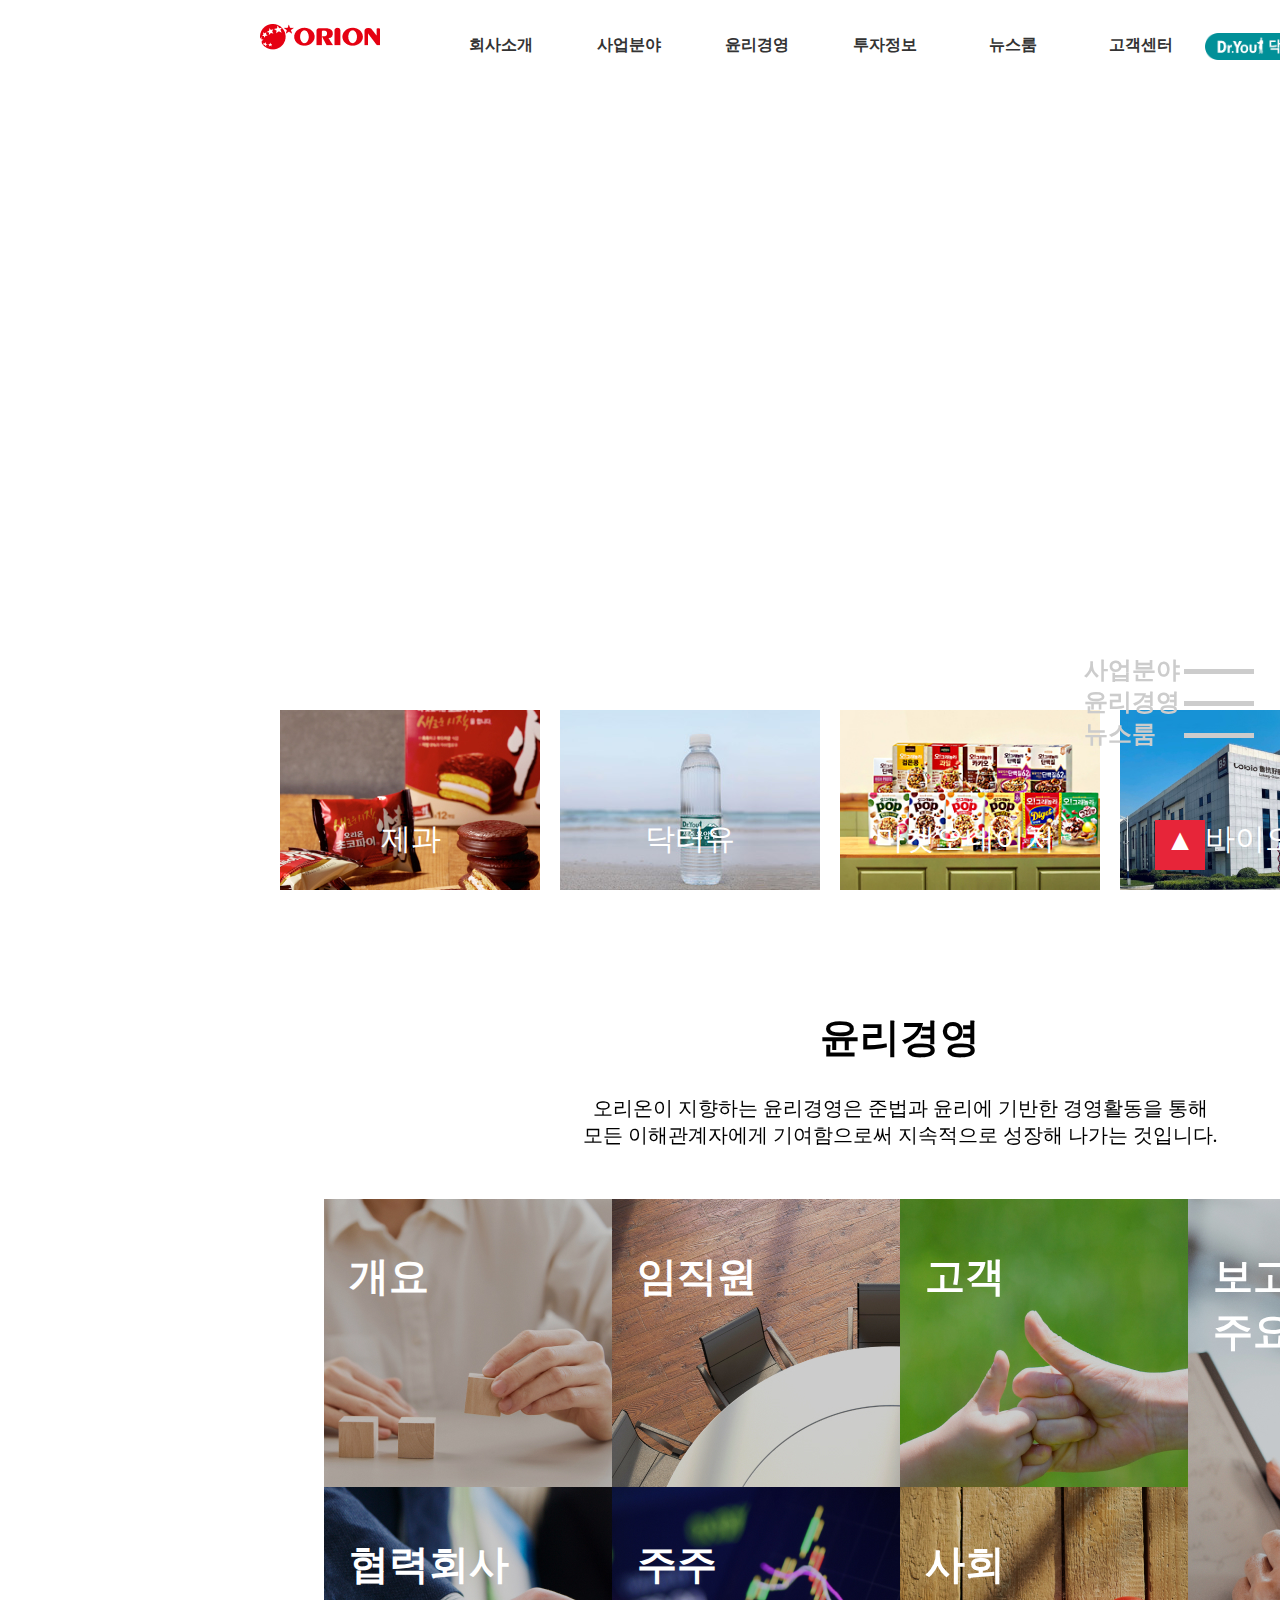
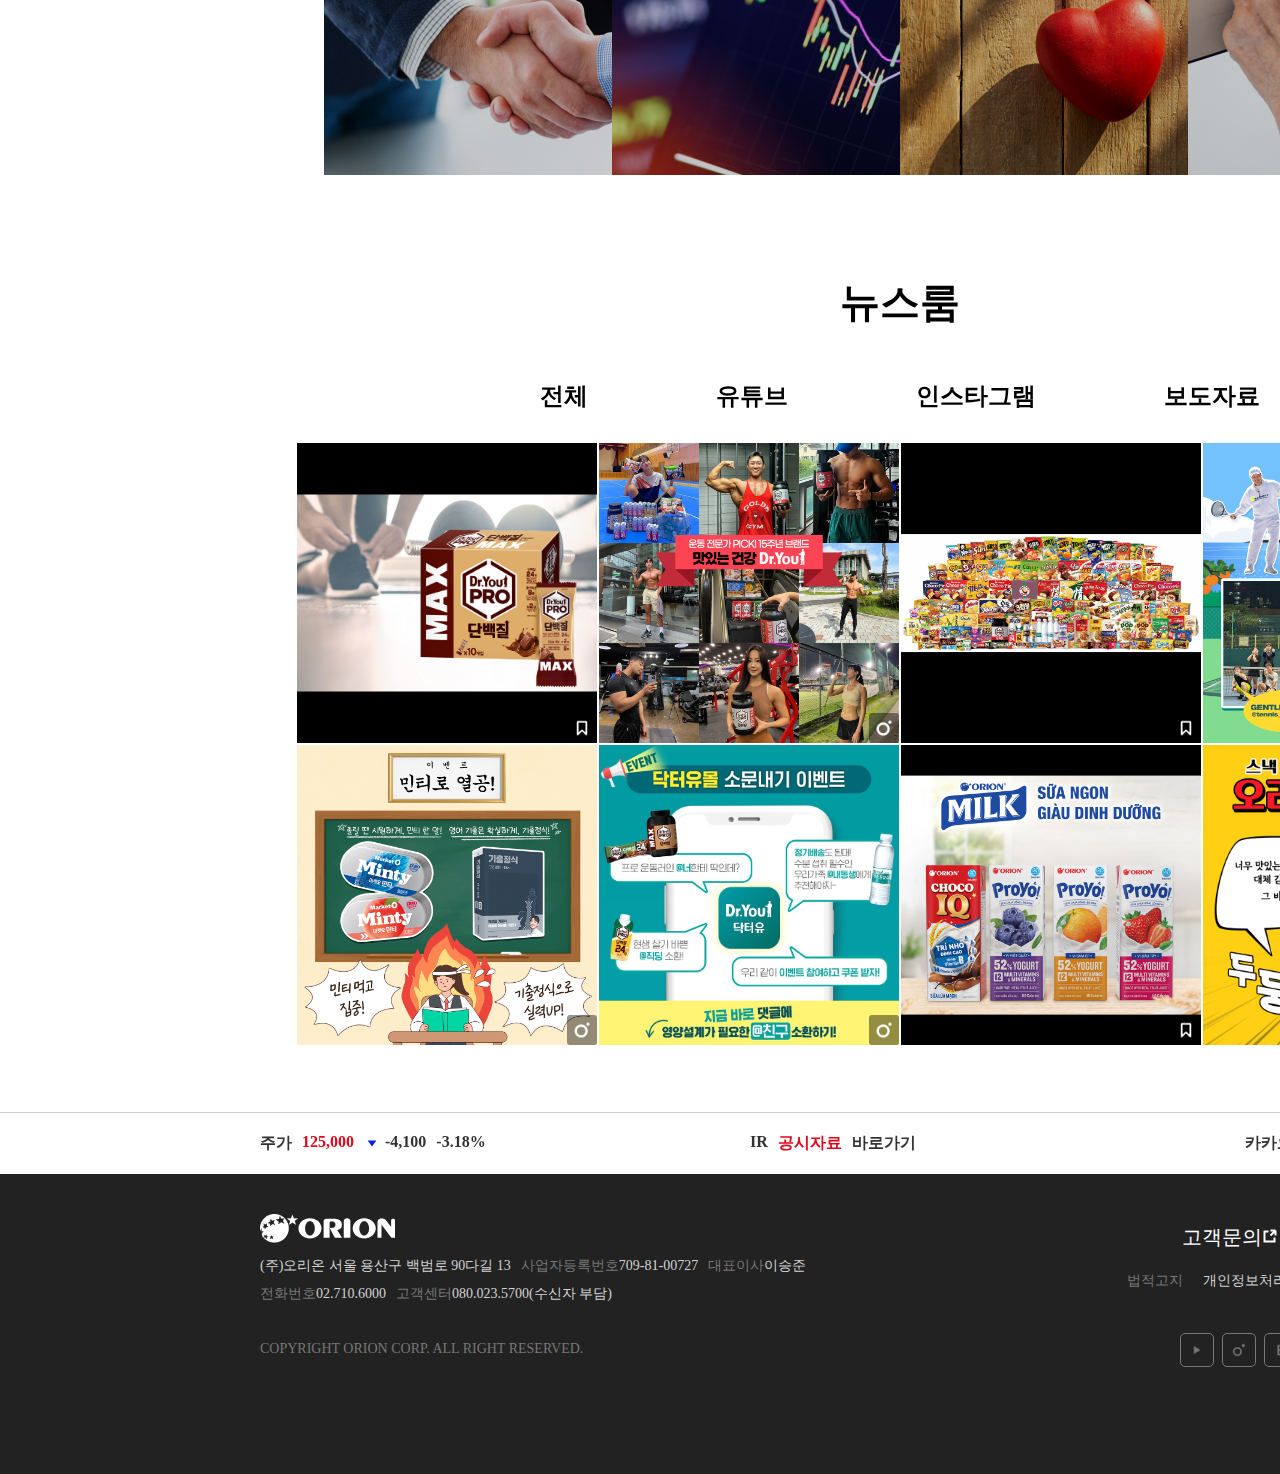
<file: portfo/orion/index.html>
<!DOCTYPE html>
<html lang="ko">
  <head>
    <meta charset="UTF-8" />
    <meta http-equiv="X-UA-Compatible" content="IE=edge" />
    <meta name="viewport" content="width=device-width, initial-scale=1.0" />
    <link rel="icon" type="image/png" href="images/ci.png" />
    <link rel="stylesheet" href="css/style2.css" />
    <link
      rel="stylesheet"
      href="https://fonts.googleapis.com/css2?family=Material+Symbols+Outlined:opsz,wght,FILL,GRAD@48,400,0,0"
    />
    <title>오리온</title>
  </head>
  <body>
    <div id="wrap">
      <header>
        <div id="main_top" class="menu">
          <div class="logo">
            <a href="index.html"><img src="images/logo.png" alt="logo" /></a>
          </div>
          <ul>
            <li><a href="index2.html">회사소개</a></li>
            <li><a href="#">사업분야</a></li>
            <li><a href="#">윤리경영</a></li>
            <li><a href="#">투자정보</a></li>
            <li><a href="#">뉴스룸</a></li>
            <li><a href="#">고객센터</a></li>
            <li>
              <a href="#"
                ><img src="images/dryoumall01.png" alt="dryoumall"
              /></a>
            </li>
          </ul>
          <div class="menu_right">
            <ul>
              <li><a href="#">English</a></li>
              <li><span class="material-symbols-outlined"> search </span></li>
              <li>
                <p id="menu_bar">
                  <span id="menu_bar_one"></span>
                  <span id="menu_bar_two"></span>
                  <span id="menu_bar_three"></span>
                </p>
              </li>
            </ul>
          </div>
        </div>
        <div class="side_info">
          <div>
            <p class="side_info_boxbar">
              회사소개
              <span class="side_info_box1"></span>
              <span class="side_info_box2"></span>
            </p>
            <div class="side_info_boxmenu">
              <div class="side_info_meun">
                <ul>
                  <li><span class="border">오리온</span></li>
                  <li><a href="index2.html">오리온 소개</a></li>
                  <li><a href="#">경영방침</a></li>
                  <li><a href="#">CI소개</a></li>
                  <li><a href="#">회사소개서</a></li>
                </ul>
                <ul>
                  <li><span class="border">역사관</span></li>
                  <li><a href="#">창업주 이양구 회장</a></li>
                  <li><a href="#">연혁</a></li>
                </ul>
                <ul>
                  <li><span class="border">오리온 계열사</span></li>
                  <li><a href="#">오리온</a></li>
                  <li><a href="#">오리온농협</a></li>
                  <li><a href="#">오리온재단</a></li>
                </ul>
                <ul>
                  <li><span class="border">오리온홀딩스 계열사</span></li>
                  <li><a href="#">오리온제주용암수</a></li>
                  <li><a href="#">산둥루캉하오리요우</a></li>
                  <li><a href="#">쇼박스</a></li>
                  <li><a href="#">회사소개서</a></li>
                </ul>
                <ul>
                  <li><span class="border">위치안내</span></li>
                  <li><a href="#">본사</a></li>
                  <li><a href="#">공장</a></li>
                  <li><a href="#">영업소</a></li>
                  <li><a href="#">물류센터</a></li>
                </ul>
              </div>
            </div>
          </div>
          <div>
            <p class="side_info_boxbar">
              사업분야
              <span class="side_info_box1"></span>
              <span class="side_info_box2"></span>
            </p>
            <div class="side_info_boxmenu">
              <div class="side_info_meun">
                <ul>
                  <li><span class="border">제과</span></li>
                  <li><a href="#">신제품</a></li>
                  <li><a href="#">스낵</a></li>
                  <li><a href="#">캔디</a></li>
                  <li><a href="#">초콜릿</a></li>
                  <li><a href="#">파이</a></li>
                  <li><a href="#">비스킷</a></li>
                  <li><a href="#">껌</a></li>
                  <li><a href="#">마켓오</a></li>
                </ul>
                <ul>
                  <li><span class="border">닥터유</span></li>
                  <li><a href="#">용암수/면역수</a></li>
                  <li><a href="#">바/볼</a></li>
                  <li><a href="#">음료/파우더</a></li>
                </ul>
                <ul>
                  <li><span class="border">마켓오네이처</span></li>
                  <li><a href="#">오!그래놀라</a></li>
                  <li><a href="#">오!그래놀라 바</a></li>
                </ul>
                <ul>
                  <li><span class="border">바이오</span></li>
                  <li><a href="#">산둥루캉하오리요우</a></li>
                </ul>
              </div>
            </div>
          </div>
          <div>
            <p class="side_info_boxbar">
              윤리경영
              <span class="side_info_box1"></span>
              <span class="side_info_box2"></span>
            </p>
            <div class="side_info_boxmenu">
              <div class="side_info_meun">
                <ul>
                  <li><span class="border">개요</span></li>
                  <li><a href="#">윤리경영 체계</a></li>
                  <li><a href="#">제도/시스템</a></li>
                  <li><a href="#">주요활동</a></li>
                  <li><a href="#">부패방지</a></li>
                </ul>
                <ul>
                  <li><span class="border">임직원</span></li>
                  <li><a href="#">인권경영</a></li>
                  <li><a href="#">안전보건</a></li>
                  <li><a href="#">인재육성</a></li>
                  <li><a href="#">임직원만족</a></li>
                </ul>
                <ul>
                  <li><span class="border">고객</span></li>
                  <li><a href="#">고객만족</a></li>
                  <li><a href="#">식품안전</a></li>
                </ul>
                <ul>
                  <li><span class="border">협력회사</span></li>
                  <li><a href="#">동반성장</a></li>
                  <li><a href="#">대리점 상생</a></li>
                </ul>
                <ul>
                  <li><span class="border">주주</span></li>
                  <li><a href="#">기업지배구조</a></li>
                  <li><a href="#">주주가치제고</a></li>
                </ul>
                <ul>
                  <li><span class="border">사회</span></li>
                  <li><a href="#">친환경 경영</a></li>
                  <li><a href="#">사회공헌</a></li>
                </ul>
                <ul>
                  <li><span class="border">보고서 및 주요성과</span></li>
                  <li><a href="#">대외평가·수상</a></li>
                  <li><a href="#">회사소개서</a></li>
                </ul>
              </div>
            </div>
          </div>
          <div>
            <p class="side_info_boxbar">
              투자정보
              <span class="side_info_box1"></span>
              <span class="side_info_box2"></span>
            </p>
            <div class="side_info_boxmenu">
              <div class="side_info_meun">
                <ul>
                  <li><span class="border">주식정보</span></li>
                  <li><a href="#">주가정보</a></li>
                  <li><a href="#">주주구성</a></li>
                  <li><a href="#">배당정보</a></li>
                  <li><a href="#">주주총회</a></li>
                </ul>
                <ul>
                  <li><span class="border">기업지배구조</span></li>
                  <li><a href="#">이사회 구성</a></li>
                  <li><a href="#">이사회 권한 및 규정</a></li>
                  <li><a href="#">이사회 운영 현황</a></li>
                </ul>
                <ul>
                  <li><span class="border">재무정보</span></li>
                  <li><a href="#">재무정보</a></li>
                  <li><a href="#">분기실적자료</a></li>
                  <li><a href="#">감사보고서</a></li>
                  <li><a href="#">공시</a></li>
                  <li><a href="#">공고</a></li>
                </ul>
                <ul>
                  <li>
                    <span class="border">IR문의</span>
                  </li>
                </ul>
              </div>
            </div>
          </div>
          <div>
            <p class="side_info_boxbar">
              뉴스룸
              <span class="side_info_box1"></span>
              <span class="side_info_box2"></span>
            </p>
            <div class="side_info_boxmenu">
              <div class="side_info_meun">
                <ul>
                  <li><a href="#">유튜브</a></li>
                </ul>
                <ul>
                  <li><a href="#">인스타그램</a></li>
                </ul>
                <ul>
                  <li><a href="#">보도자료</a></li>
                </ul>
              </div>
            </div>
          </div>
          <div>
            <p class="side_info_boxbar">
              고객센터
              <span class="side_info_box1"></span>
              <span class="side_info_box2"></span>
            </p>
            <div class="side_info_boxmenu">
              <div class="side_info_meun">
                <ul>
                  <li><span class="border">상담페이지</span></li>
                  <li><a href="#">상담접수</a></li>
                  <li><a href="#">점수내역 조회</a></li>
                  <li><a href="#">신규거래 제안</a></li>
                </ul>
                <ul>
                  <li>
                    <span class="border">피해보상기구</span>
                  </li>
                  <li><a href="#">고객의 소리</a></li>
                  <li><a href="#">상담내용 처리과정</a></li>
                  <li><a href="#">소비자 분쟁(보상 처리과정)</a></li>
                </ul>
                <ul>
                  <li><span class="border">자주 묻는 질문</span></li>
                  <li><a href="#">제품</a></li>
                  <li><a href="#">표기</a></li>
                  <li><a href="#">기타</a></li>
                  <li><a href="#">개선 반영 사례</a></li>
                </ul>
              </div>
            </div>
          </div>
          <div>
            <a href="#"><img src="images/dryoumall01.png" alt="dryoumal" /></a>
          </div>
        </div>
        <div class="headbg"></div>
        <div class="submenu">
          <div class="lnb">
            <ul>
              <li><span class="border">오리온</span></li>
              <li><a href="index2.html">오리온 소개</a></li>
              <li><a href="#">경영방침</a></li>
              <li><a href="#">CI소개</a></li>
              <li><a href="#">회사소개서</a></li>
            </ul>
            <ul>
              <li><span class="border">역사관</span></li>
              <li><a href="#">창업주 이양구 회장</a></li>
              <li><a href="#">연혁</a></li>
            </ul>
            <ul>
              <li><span class="border">오리온 계열사</span></li>
              <li><a href="#">오리온</a></li>
              <li><a href="#">오리온농협</a></li>
              <li><a href="#">오리온재단</a></li>
            </ul>
            <ul>
              <li><span class="border">오리온홀딩스 계열사</span></li>
              <li><a href="#">오리온제주용암수</a></li>
              <li><a href="#">산둥루캉하오리요우</a></li>
              <li><a href="#">쇼박스</a></li>
              <li><a href="#">회사소개서</a></li>
            </ul>
            <ul>
              <li><span class="border">위치안내</span></li>
              <li><a href="#">본사</a></li>
              <li><a href="#">공장</a></li>
              <li><a href="#">영업소</a></li>
              <li><a href="#">물류센터</a></li>
            </ul>
          </div>
        </div>
        <div class="submenu">
          <div class="lnb">
            <ul>
              <li><span class="border">제과</span></li>
              <li><a href="#">신제품</a></li>
              <li><a href="#">스낵</a></li>
              <li><a href="#">캔디</a></li>
              <li><a href="#">초콜릿</a></li>
              <li><a href="#">파이</a></li>
              <li><a href="#">비스킷</a></li>
              <li><a href="#">껌</a></li>
              <li><a href="#">마켓오</a></li>
            </ul>
            <ul>
              <li><span class="border">닥터유</span></li>
              <li><a href="#">용암수/면역수</a></li>
              <li><a href="#">바/볼</a></li>
              <li><a href="#">음료/파우더</a></li>
            </ul>
            <ul>
              <li><span class="border">마켓오네이처</span></li>
              <li><a href="#">오!그래놀라</a></li>
              <li><a href="#">오!그래놀라 바</a></li>
            </ul>
            <ul>
              <li><span class="border">바이오</span></li>
              <li><a href="#">산둥루캉하오리요우</a></li>
            </ul>
          </div>
        </div>

        <div class="submenu">
          <div class="lnb">
            <ul>
              <li><span class="border">개요</span></li>
              <li><a href="#">윤리경영 체계</a></li>
              <li><a href="#">제도/시스템</a></li>
              <li><a href="#">주요활동</a></li>
              <li><a href="#">부패방지</a></li>
            </ul>
            <ul>
              <li><span class="border">임직원</span></li>
              <li><a href="#">인권경영</a></li>
              <li><a href="#">안전보건</a></li>
              <li><a href="#">인재육성</a></li>
              <li><a href="#">임직원만족</a></li>
            </ul>
            <ul>
              <li><span class="border">고객</span></li>
              <li><a href="#">고객만족</a></li>
              <li><a href="#">식품안전</a></li>
            </ul>
            <ul>
              <li><span class="border">협력회사</span></li>
              <li><a href="#">동반성장</a></li>
              <li><a href="#">대리점 상생</a></li>
            </ul>
            <ul>
              <li><span class="border">주주</span></li>
              <li><a href="#">기업지배구조</a></li>
              <li><a href="#">주주가치제고</a></li>
            </ul>
            <ul>
              <li><span class="border">사회</span></li>
              <li><a href="#">친환경 경영</a></li>
              <li><a href="#">사회공헌</a></li>
            </ul>
            <ul>
              <li><span class="border">보고서 및 주요성과</span></li>
              <li><a href="#">대외평가·수상</a></li>
              <li><a href="#">회사소개서</a></li>
            </ul>
          </div>
        </div>

        <div class="submenu">
          <div class="lnb">
            <ul>
              <li><span class="border">주식정보</span></li>
              <li><a href="#">주가정보</a></li>
              <li><a href="#">주주구성</a></li>
              <li><a href="#">배당정보</a></li>
              <li><a href="#">주주총회</a></li>
            </ul>
            <ul>
              <li><span class="border">기업지배구조</span></li>
              <li><a href="#">이사회 구성</a></li>
              <li><a href="#">이사회 권한 및 규정</a></li>
              <li><a href="#">이사회 운영 현황</a></li>
            </ul>
            <ul>
              <li><span class="border">재무정보</span></li>
              <li><a href="#">재무정보</a></li>
              <li><a href="#">분기실적자료</a></li>
              <li><a href="#">감사보고서</a></li>
              <li><a href="#">공시</a></li>
              <li><a href="#">공고</a></li>
            </ul>
            <ul>
              <li><span class="border">IR문의</span></li>
            </ul>
          </div>
        </div>

        <div class="submenu">
          <div class="lnb">
            <ul>
              <li><a href="#">유튜브</a></li>
              <li><a href="#">인스타그램</a></li>
              <li><a href="#">보도자료</a></li>
            </ul>
          </div>
        </div>

        <div class="submenu">
          <div class="lnb">
            <ul>
              <li><span class="border">상담페이지</span></li>
              <li><a href="#">상담접수</a></li>
              <li><a href="#">점수내역 조회</a></li>
              <li><a href="#">신규거래 제안</a></li>
            </ul>
            <ul>
              <li><span class="border">피해보상기구</span></li>
              <li><a href="#">고객의 소리</a></li>
              <li><a href="#">상담내용 처리과정</a></li>
              <li><a href="#">소비자 분쟁(보상 처리과정)</a></li>
            </ul>
            <ul>
              <li><span class="border">자주 묻는 질문</span></li>
              <li><a href="#">제품</a></li>
              <li><a href="#">표기</a></li>
              <li><a href="#">기타</a></li>
              <li><a href="#">개선 반영 사례</a></li>
            </ul>
          </div>
        </div>
      </header>
      <section class="mid">
        <div class="nav_img">
          <ul>
            <li>
              <div>
                <img src="images/cover_thumb01.jpg" alt="cover_thumb1" />
                <div class="nav_img_cover"></div>
                <p>제과</p>
              </div>
            </li>
            <li>
              <div>
                <img src="images/cover_thumb02.jpg" alt="cover_thumb2" />
                <div class="nav_img_cover"></div>
                <p>닥터유</p>
              </div>
            </li>
            <li>
              <div>
                <img src="images/cover_thumb03.jpg" alt="cover_thumb3" />
                <div class="nav_img_cover"></div>
                <p>마켓오네이처</p>
              </div>
            </li>
            <li>
              <div>
                <img src="images/cover_thumb04.jpg" alt="cover_thumb4" />
                <div class="nav_img_cover"></div>
                <p>바이오</p>
              </div>
            </li>
          </ul>
          <aside class="side_pop_right">
            <a href="#main_top"><h2>사업분야</h2></a>
            <a href="#main_center"><h2>윤리경영</h2></a>
            <a href="#main_bottom"><h2>뉴스룸</h2></a>
          </aside>
          <aside class="side_arrow_posion">
            <a href="#">
              <div class="side_arrow">▲</div>
            </a>
          </aside>
        </div>
        <div class="main_content">
          <h1 id="main_center">윤리경영</h1>
          <p>
            오리온이 지향하는 윤리경영은 준법과 윤리에 기반한 경영활동을 통해<br />모든
            이해관계자에게 기여함으로써 지속적으로 성장해 나가는 것입니다.
          </p>

          <div class="main_content_img">
            <ul>
              <li>
                <a href="#">
                  <img src="images/ethical_img01.jpg" alt="ethical_img01"
                /></a>
                <div class="content_write">
                  <h1>개요</h1>
                  <p>
                    윤리경영을 기반으로 한<br />
                    지속성장을 추구합니다.
                  </p>
                </div>
              </li>
              <li>
                <a href="#">
                  <img src="images/ethical_img02.jpg" alt="ethical_img02"
                /></a>
                <div class="content_write">
                  <h1>임직원</h1>
                  <p>
                    임직원의 행복<br />
                    발전을 중시합니다.
                  </p>
                </div>
              </li>
              <li>
                <a href="#"
                  ><img src="images/ethical_img03.jpg" alt="ethical_img03"
                /></a>
                <div class="content_write">
                  <h1>고객</h1>
                  <p>고객의 만족을 추구합니다.</p>
                </div>
              </li>
              <li>
                <a href="#"
                  ><img src="images/ethical_img07.jpg" alt="ethical_img07"
                /></a>
                <div class="content_write">
                  <h1>보고서및<br />주요성과</h1>
                  <p>
                    윤리경영 주요활동 및<br />
                    성과를 소개합니다.
                  </p>
                </div>
              </li>
              <li>
                <a href="#"
                  ><img src="images/ethical_img04.jpg" alt="ethical_img04"
                /></a>
                <div class="content_write">
                  <h1>협력회사</h1>
                  <p>협력회사와 동반성장을<br />실현합니다.</p>
                </div>
              </li>
              <li>
                <a href="#"
                  ><img src="images/ethical_img05.jpg" alt="ethical_img05"
                /></a>
                <div class="content_write">
                  <h1>주주</h1>
                  <p>주주가치를<br />증대합니다.</p>
                </div>
              </li>
              <li>
                <a href="#"
                  ><img src="images/ethical_img06.jpg" alt="ethical_img06"
                /></a>
                <div class="content_write">
                  <h1>사회</h1>
                  <p>사회에 대한 책임을<br />다합니다.</p>
                </div>
              </li>
            </ul>
          </div>
        </div>
        <div class="newsroom">
          <h1 id="main_bottom">뉴스룸</h1>
          <ul>
            <li>전체</li>
            <li>유튜브</li>
            <li>인스타그램</li>
            <li>보도자료</li>
          </ul>
          <div class="index_news">
            <div>
              <ul>
                <li>
                  <a href="#"
                    ><img src="images/allsns1.jpg" alt="allsns" />
                    <div class="newsroom_info">
                      <p>
                        오리온,'닥터유PRO<br />
                        단백질 파우더 MAX'<br />
                        스틱형 제품 출시
                      </p>
                    </div>
                    <div class="newsroom_sns">
                      <img src="images/social_news.png" alt="social_news" />
                    </div>
                  </a>
                </li>
                <li>
                  <a href="#"
                    ><img src="images/allsns2.jpg" alt="allsns" />
                    <div class="newsroom_info">
                      <p>운동 전문가 PICK! <br />★축닥터유15주년★</p>
                    </div>
                    <div class="newsroom_sns">
                      <img
                        src="images/social_instagram.png"
                        alt="social_instagram"
                      />
                    </div>
                  </a>
                </li>
                <li>
                  <a href="#"
                    ><img src="images/allsns3.jpg" alt="allsns" />
                    <div class="newsroom_info">
                      <p>
                        오리온,2023년 상반기<br />연결기준 매출액<br />
                        1조 3777억원, 영업이익<br />2144억원 기록
                      </p>
                    </div>
                    <div class="newsroom_sns">
                      <img src="images/social_news.png" alt="social_news" />
                    </div>
                  </a>
                </li>
                <li>
                  <a href="#"
                    ><img src="images/allsns4.png" alt="allsns" />
                    <div class="newsroom_info">
                      <p>닥터유<br />제주용암수X테니스<br />동호회</p>
                    </div>
                    <div class="newsroom_sns">
                      <img
                        src="images/social_instagram.png"
                        alt="social_instagram"
                      />
                    </div>
                  </a>
                </li>
                <li>
                  <a href="#"
                    ><img src="images/allsns5.jpg" alt="allsns" />
                    <div class="newsroom_info">
                      <p>[이벤트] 민티로 열공!</p>
                    </div>
                    <div class="newsroom_sns">
                      <img
                        src="images/social_instagram.png"
                        alt="social_instagram"
                      />
                    </div>
                  </a>
                </li>
                <li>
                  <a href="#"
                    ><img src="images/allsns6.jpg" alt="allsns" />
                    <div class="newsroom_info">
                      <p>닥터유몰 소문내기<br />이벤트</p>
                    </div>
                    <div class="newsroom_sns">
                      <img
                        src="images/social_instagram.png"
                        alt="social_instagram"
                      />
                    </div>
                  </a>
                </li>
                <li>
                  <a href="#"
                    ><img src="images/allsns7.jpg" alt="allsns" />
                    <div class="newsroom_info">
                      <p>
                        오리온, 태국 1위 유음료<br />전문기업'더치밀'과<br />손잡고
                        베트남 유음료<br />시장 진출
                      </p>
                    </div>
                    <div class="newsroom_sns">
                      <img src="images/social_news.png" alt="social_news" />
                    </div>
                  </a>
                </li>
                <li>
                  <a href="#"
                    ><img src="images/allsns8.png" alt="allsns" />
                    <div class="newsroom_info">
                      <p>
                        스낵 최강자를 꿈꾸는<br />최감자의 오리온<br />입사일기!
                      </p>
                    </div>
                    <div class="newsroom_sns">
                      <img
                        src="images/social_instagram.png"
                        alt="social_instagram"
                      />
                    </div>
                  </a>
                </li>
              </ul>
            </div>
            <div>
              <ul>
                <li>
                  <a href="#"
                    ><img src="images/snsyoutube1.png" alt="snsyoutube" />
                    <div class="newsroom_info">
                      <p>
                        생감자칩의 클라이맥스<br />'포카칩 MAX'의 비밀<br />대.공.개
                      </p>
                    </div>
                    <div class="newsroom_sns">
                      <img
                        src="images/social_youtube.png"
                        alt="social_youtube"
                      />
                    </div>
                  </a>
                </li>
                <li>
                  <a href="#"
                    ><img src="images/snsyoutube2.png" alt="snsyoutube" />
                    <div class="newsroom_info">
                      <p>초코파이하우스(a.k.a<br />Balenciaga밈)</p>
                    </div>
                    <div class="newsroom_sns">
                      <img
                        src="images/social_youtube.png"
                        alt="social_youtube"
                      />
                    </div>
                  </a>
                </li>
                <li>
                  <a href="#"
                    ><img src="images/snsyoutube3.jpg" alt="snsyoutube" />
                    <div class="newsroom_info">
                      <p>
                        테니스 레전트 이형택vs<br />배구 레전드 한유미,<br />우승
                        트로피의 주인은<br />누구? 쿠키있음| 나는<br />프로닥EP.02
                      </p>
                    </div>
                    <div class="newsroom_sns">
                      <img
                        src="images/social_youtube.png"
                        alt="social_youtube"
                      />
                    </div>
                  </a>
                </li>
                <li>
                  <a href="#"
                    ><img src="images/snsyoutube4.jpg" alt="snsyoutube" />
                    <div class="newsroom_info">
                      <p>
                        배구 해설위원<br />한유미VS오리온<br />테니스단 감독
                        이형택!<br />박빙이었던 테니스 경기<br />(?)|나는
                        프로닥EP.01
                      </p>
                    </div>
                    <div class="newsroom_sns">
                      <img
                        src="images/social_youtube.png"
                        alt="social_youtube"
                      />
                    </div>
                  </a>
                </li>
                <li>
                  <a href="#"
                    ><img src="images/snsyoutube5.jpg" alt="snsyoutube" />
                    <div class="newsroom_info">
                      <p>
                        진짜 과일 같은 젤리가<br />있다? 쫄깃말캉 오리온<br />알맹이젤리
                        비법<br />대.공.개
                      </p>
                    </div>
                    <div class="newsroom_sns">
                      <img
                        src="images/social_youtube.png"
                        alt="social_youtube"
                      />
                    </div>
                  </a>
                </li>
                <li>
                  <a href="#"
                    ><img src="images/snsyoutube6.jpg" alt="snsyoutube" />
                    <div class="newsroom_info">
                      <p>
                        ★특별한 체험이 있는<br />제주여행지 추천★<br />닥터유
                        제주용암수<br />홍보관<br />ㅣ제주도 브이로그ㅣ<br />함덕해수욕장<br />ㅣ월정리해변ㅣ
                        <br />댓글 이벤트
                      </p>
                    </div>
                    <div class="newsroom_sns">
                      <img
                        src="images/social_youtube.png"
                        alt="social_youtube"
                      />
                    </div>
                  </a>
                </li>
                <li>
                  <a href="#"
                    ><img src="images/snsyoutube7.jpg" alt="snsyoutube" />
                    <div class="newsroom_info">
                      <p>
                        오징어땅콩 원조 맛집<br />
                        오리온이<br />구운김땅콩까지<br />
                        만들었다고?ㅣ오리온<br />공식썰 오!피셜<br />Ep.06
                        오징어땅콩
                      </p>
                    </div>
                    <div class="newsroom_sns">
                      <img
                        src="images/social_youtube.png"
                        alt="social_youtube"
                      />
                    </div>
                  </a>
                </li>
                <li>
                  <a href="#"
                    ><img src="images/snsyoutube8.jpg" alt="snsyoutube" />
                    <div class="newsroom_info">
                      <p>
                        비스킷+초콜릿+비스킷,<br />
                        ‘위대한 비쵸비’의 탄생! <br />ㅣ오리온 공식썰 오!피셜
                        Ep.05 비쵸비
                      </p>
                    </div>
                    <div class="newsroom_sns">
                      <img
                        src="images/social_youtube.png"
                        alt="social_youtube"
                      />
                    </div>
                  </a>
                </li>
              </ul>
            </div>
            <div>
              <ul>
                <li>
                  <a href="#"
                    ><img src="images/snsinstra1.jpg" alt="snsinstra" />
                    <div class="newsroom_info">
                      <p>운동 전문가 PICK! <br />★축닥터유15주년★</p>
                    </div>
                    <div class="newsroom_sns">
                      <img
                        src="images/social_instagram.png"
                        alt="social_instagram"
                      />
                    </div>
                  </a>
                </li>
                <li>
                  <a href="#"
                    ><img src="images/snsinstra2.png" alt="snsinstra" />
                    <div class="newsroom_info">
                      <p>닥터유<br />제주용암수X테니스<br />동호회</p>
                    </div>
                    <div class="newsroom_sns">
                      <img
                        src="images/social_instagram.png"
                        alt="social_instagram"
                      />
                    </div>
                  </a>
                </li>
                <li>
                  <a href="#"
                    ><img src="images/snsinstra3.jpg" alt="snsinstra" />
                    <div class="newsroom_info">
                      <p>[이벤트] 민티로 열공!</p>
                    </div>
                    <div class="newsroom_sns">
                      <img
                        src="images/social_instagram.png"
                        alt="social_instagram"
                      />
                    </div>
                  </a>
                </li>
                <li>
                  <a href="#"
                    ><img src="images/snsinstra4.jpg" alt="snsinstra" />
                    <div class="newsroom_info">
                      <p>닥터유몰 소문내기<br />이벤트</p>
                    </div>
                    <div class="newsroom_sns">
                      <img
                        src="images/social_instagram.png"
                        alt="social_instagram"
                      />
                    </div>
                  </a>
                </li>
                <li>
                  <a href="#"
                    ><img src="images/snsinstra5.png" alt="snsinstra" />
                    <div class="newsroom_info">
                      <p>
                        스낵 최강자를 꿈꾸는<br />최감자의 오리온<br />입사일기!
                      </p>
                    </div>
                    <div class="newsroom_sns">
                      <img
                        src="images/social_instagram.png"
                        alt="social_instagram"
                      />
                    </div>
                  </a>
                </li>
                <li>
                  <a href="#"
                    ><img src="images/snsinstra6.png" alt="snsinstra" />
                    <div class="newsroom_info">
                      <p>
                        깔끔한 리프레시 캔디<br />마켓오 민티!20%<br />가성비
                        대용량<br />밸류팩으로 탄생!<br />
                      </p>
                    </div>
                    <div class="newsroom_sns">
                      <img
                        src="images/social_instagram.png"
                        alt="social_instagram"
                      />
                    </div>
                  </a>
                </li>
                <li>
                  <a href="#"
                    ><img src="images/snsinstra7.png" alt="snsinstra" />
                    <div class="newsroom_info">
                      <p>오리온 파이 얼먹레시피<br />인증 이벤트</p>
                    </div>
                    <div class="newsroom_sns">
                      <img
                        src="images/social_instagram.png"
                        alt="social_instagram"
                      />
                    </div>
                  </a>
                </li>
                <li>
                  <a href="#"
                    ><img src="images/snsinstra8.jpg" alt="snsinstra" />
                    <div class="newsroom_info">
                      <p>
                        오리온마트 전단지 추천<br />제품 여름 제철 과자#<br />포카칩MAX
                      </p>
                    </div>
                    <div class="newsroom_sns">
                      <img
                        src="images/social_instagram.png"
                        alt="social_instagram"
                      />
                    </div>
                  </a>
                </li>
              </ul>
            </div>
            <div>
              <ul>
                <li>
                  <a href="#"
                    ><img src="images/snsnews1.jpg" alt="snsnews" />
                    <div class="newsroom_info">
                      <p>
                        오리온,'닥터유PRO<br />
                        단백질 파우더 MAX'<br />
                        스틱형 제품 출시
                      </p>
                    </div>
                    <div class="newsroom_sns">
                      <img src="images/social_news.png" alt="social_news" />
                    </div>
                  </a>
                </li>
                <li>
                  <a href="#"
                    ><img src="images/snsnews2.jpg" alt="snsnews" />
                    <div class="newsroom_info">
                      <p>
                        오리온,2023년 상반기<br />연결기준 매출액<br />
                        1조 3777억원, 영업이익<br />2144억원 기록
                      </p>
                    </div>
                    <div class="newsroom_sns">
                      <img src="images/social_news.png" alt="social_news" />
                    </div>
                  </a>
                </li>
                <li>
                  <a href="#"
                    ><img src="images/snsnews3.jpg" alt="snsnews" />
                    <div class="newsroom_info">
                      <p>
                        오리온, 태국 1위 유음료<br />전문기업'더치밀'과<br />손잡고
                        베트남 유음료<br />시장 진출
                      </p>
                    </div>
                    <div class="newsroom_sns">
                      <img src="images/social_news.png" alt="social_news" />
                    </div>
                  </a>
                </li>
                <li>
                  <a href="#"
                    ><img src="images/snsnews4.jpg" alt="snsnews" />
                    <div class="newsroom_info">
                      <p>
                        오리온,<br />여름철 고속도로<br />휴게소 매출 성장세…
                        <br />포카칩, 오징어땅콩 등 <br />스낵류 인기
                      </p>
                    </div>
                    <div class="newsroom_sns">
                      <img src="images/social_news.png" alt="social_news" />
                    </div>
                  </a>
                </li>
                <li>
                  <a href="#"
                    ><img src="images/snsnews5.jpg" alt="snsnews" />
                    <div class="newsroom_info">
                      <p>
                        오리온,<br />여름 성수기 맞아<br />글로벌 생감자 스낵<br />
                        6종 출시
                      </p>
                    </div>
                    <div class="newsroom_sns">
                      <img src="images/social_news.png" alt="social_news" />
                    </div>
                  </a>
                </li>
                <li>
                  <a href="#"
                    ><img src="images/snsnews6.jpg" alt="snsnews" />
                    <div class="newsroom_info">
                      <p>
                        오리온 그룹,<br />5억 원 상당 제주지역<br />사회공헌
                        기금 및<br />제품 지원
                      </p>
                    </div>
                    <div class="newsroom_sns">
                      <img src="images/social_news.png" alt="social_news" />
                    </div>
                  </a>
                </li>
                <li>
                  <a href="#"
                    ><img src="images/snsnews7.jpg" alt="snsnews" />
                    <div class="newsroom_info">
                      <p>오리온,<br />충청북도 청주시에<br />제품 지원</p>
                    </div>
                    <div class="newsroom_sns">
                      <img src="images/social_news.png" alt="social_news" />
                    </div>
                  </a>
                </li>
                <li>
                  <a href="#"
                    ><img src="images/snsnews8.jpg" alt="snsnews" />
                    <div class="newsroom_info">
                      <p>
                        "맛과 영양 고루 갖춘<br />'닥터유'가 한 곳에"<br />
                        오리온,<br />
                        온라인 ‘닥터유몰’ 오픈
                      </p>
                    </div>
                    <div class="newsroom_sns">
                      <img src="images/social_news.png" alt="social_news" />
                    </div>
                  </a>
                </li>
              </ul>
            </div>
          </div>
        </div>
        <div class="stock">
          <ul>
            <li>
              <a href="#"
                >주가
                <span>125,000</span>
                <img src="images/stock_down.svg" alt="stock_down" />
                <p>-4,100</p>
                <p>-3.18%</p>
              </a>
            </li>
            <li>
              <a href="#"
                >IR
                <span>공시자료</span>
                바로가기
              </a>
            </li>
            <li>
              <ul class="kakao_channel">
                <li><a href="#">카카오채널</a></li>
                <li><a href="#">고객센터</a></li>
                <li>
                  <a href="#"
                    >추가하기
                    <img src="images/kakao_add.svg" alt="kakao_add" />
                  </a>
                </li>
              </ul>
            </li>
          </ul>
        </div>
        <footer>
          <div class="foot_group">
            <div class="foot_align">
              <div class="footer_left">
                <img src="images/f_logo.png" alt="f_logo" />
                <ul>
                  <li>(주)오리온 서울 용산구 백범로 90다길 13</li>
                  <li><span>사업자등록번호</span>709-81-00727</li>
                  <li><span>대표이사</span>이승준</li>
                </ul>
                <ul>
                  <li><span>전화번호</span>02.710.6000</li>
                  <li><span>고객센터</span>080.023.5700(수신자 부담)</li>
                </ul>
              </div>
              <div class="footer_right">
                <ul>
                  <li>
                    <a href="#"
                      >고객문의<img src="images/link_icon.svg" alt="link_icon"
                    /></a>
                  </li>
                  <li>
                    <a href="#"
                      >신규거래제안<img
                        src="images/link_icon.svg"
                        alt="link_icon"
                    /></a>
                  </li>
                  <a href="#">
                    <li>
                      채용<img src="images/link_icon.svg" alt="link_icon" />
                    </li>
                  </a>
                </ul>
                <ul>
                  <li><a href="#">법적고지</a></li>
                  <li><a href="#">개인정보처리방침</a></li>
                  <li><a href="#">이메일무단수집거부</a></li>
                  <li><a href="#">오시는 길</a></li>
                </ul>
              </div>
            </div>
            <div class="footer_bottom">
              <p>COPYRIGHT ORION CORP. ALL RIGHT RESERVED.</p>
              <div class="copy_right">
                <ul>
                  <li>
                    <a href="#"
                      ><img src="images/icon_youtube.png" alt="icon_youtube"
                    /></a>
                  </li>
                  <li>
                    <a href="#"
                      ><img
                        src="images/icon_instagram.png"
                        alt="icon_instagram"
                    /></a>
                  </li>
                  <li>
                    <a href="#"
                      ><img src="images/icon_blog.png" alt="icon_blog"
                    /></a>
                  </li>
                  <li>
                    <a href="#"
                      ><img src="images/icon_facebook.png" alt="icon_facebook"
                    /></a>
                  </li>
                </ul>
                <div class="site">
                  <div class="sitehome"><p>패밀리 사이트</p></div>
                  <div class="site_home_list">
                    <div class="site_home_info">
                      <ul class="sitehomepage">
                        <li><a href="#">닥터유 제주용암수</a></li>
                        <li><a href="#">오리온 홀딩스</a></li>
                        <li><a href="#">쇼박스</a></li>
                        <li><a href="#">오리온 제주용암수 법인</a></li>
                        <li><a href="#">오리온 중국 법인</a></li>
                        <li><a href="#">오리온 베트남 법인</a></li>
                        <li><a href="#">오리온 러시아 법인</a></li>
                        <li><a href="#">오리온 인도 법인</a></li>
                        <li><a href="#">오리온재단</a></li>
                        <li><a href="#">마켓오 레스토랑</a></li>
                        <li><a href="#">오리온 채용</a></li>
                        <li><a href="#">오리온 영업사원 채용</a></li>
                        <li><a href="#">상생협력포털</a></li>
                      </ul>
                    </div>
                  </div>
                </div>
              </div>
            </div>
          </div>
        </footer>
      </section>
    </div>
    <script src="JavaScript/menu2.js"></script>
  </body>
</html>
</file>
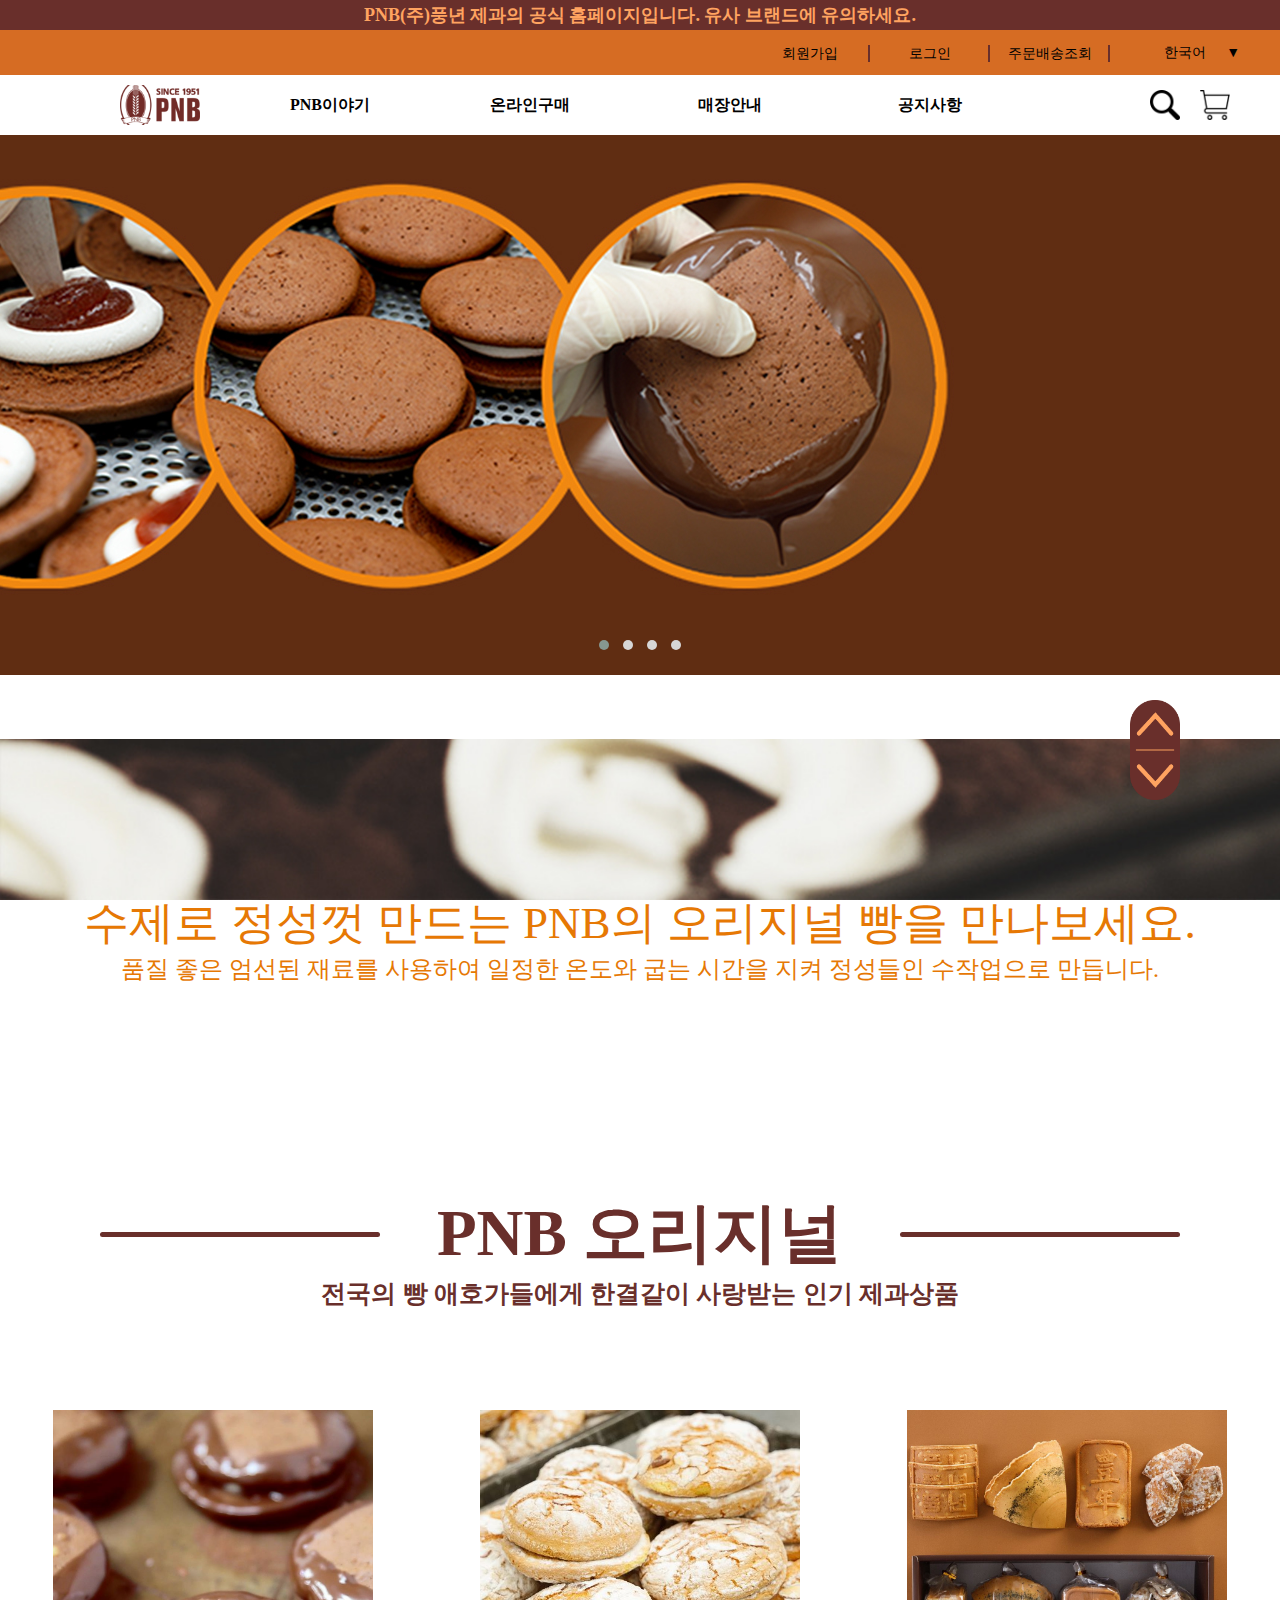
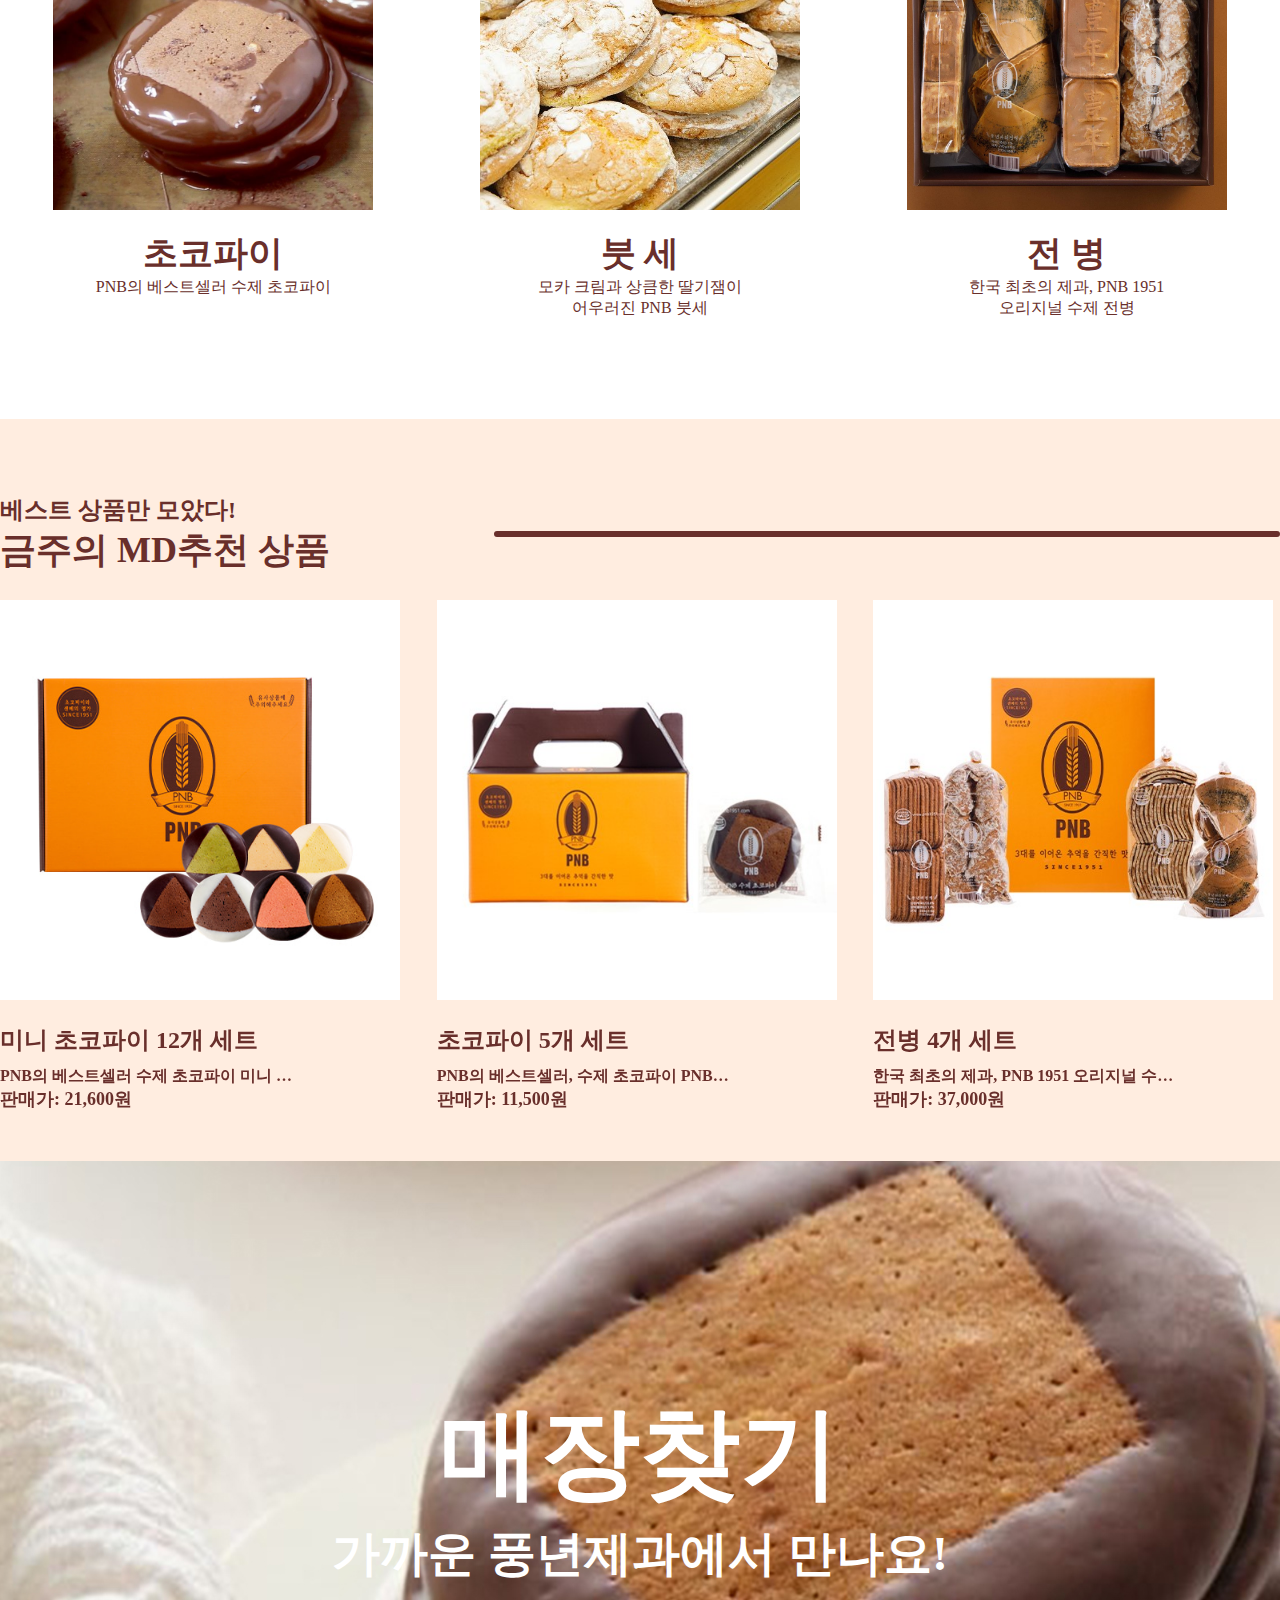
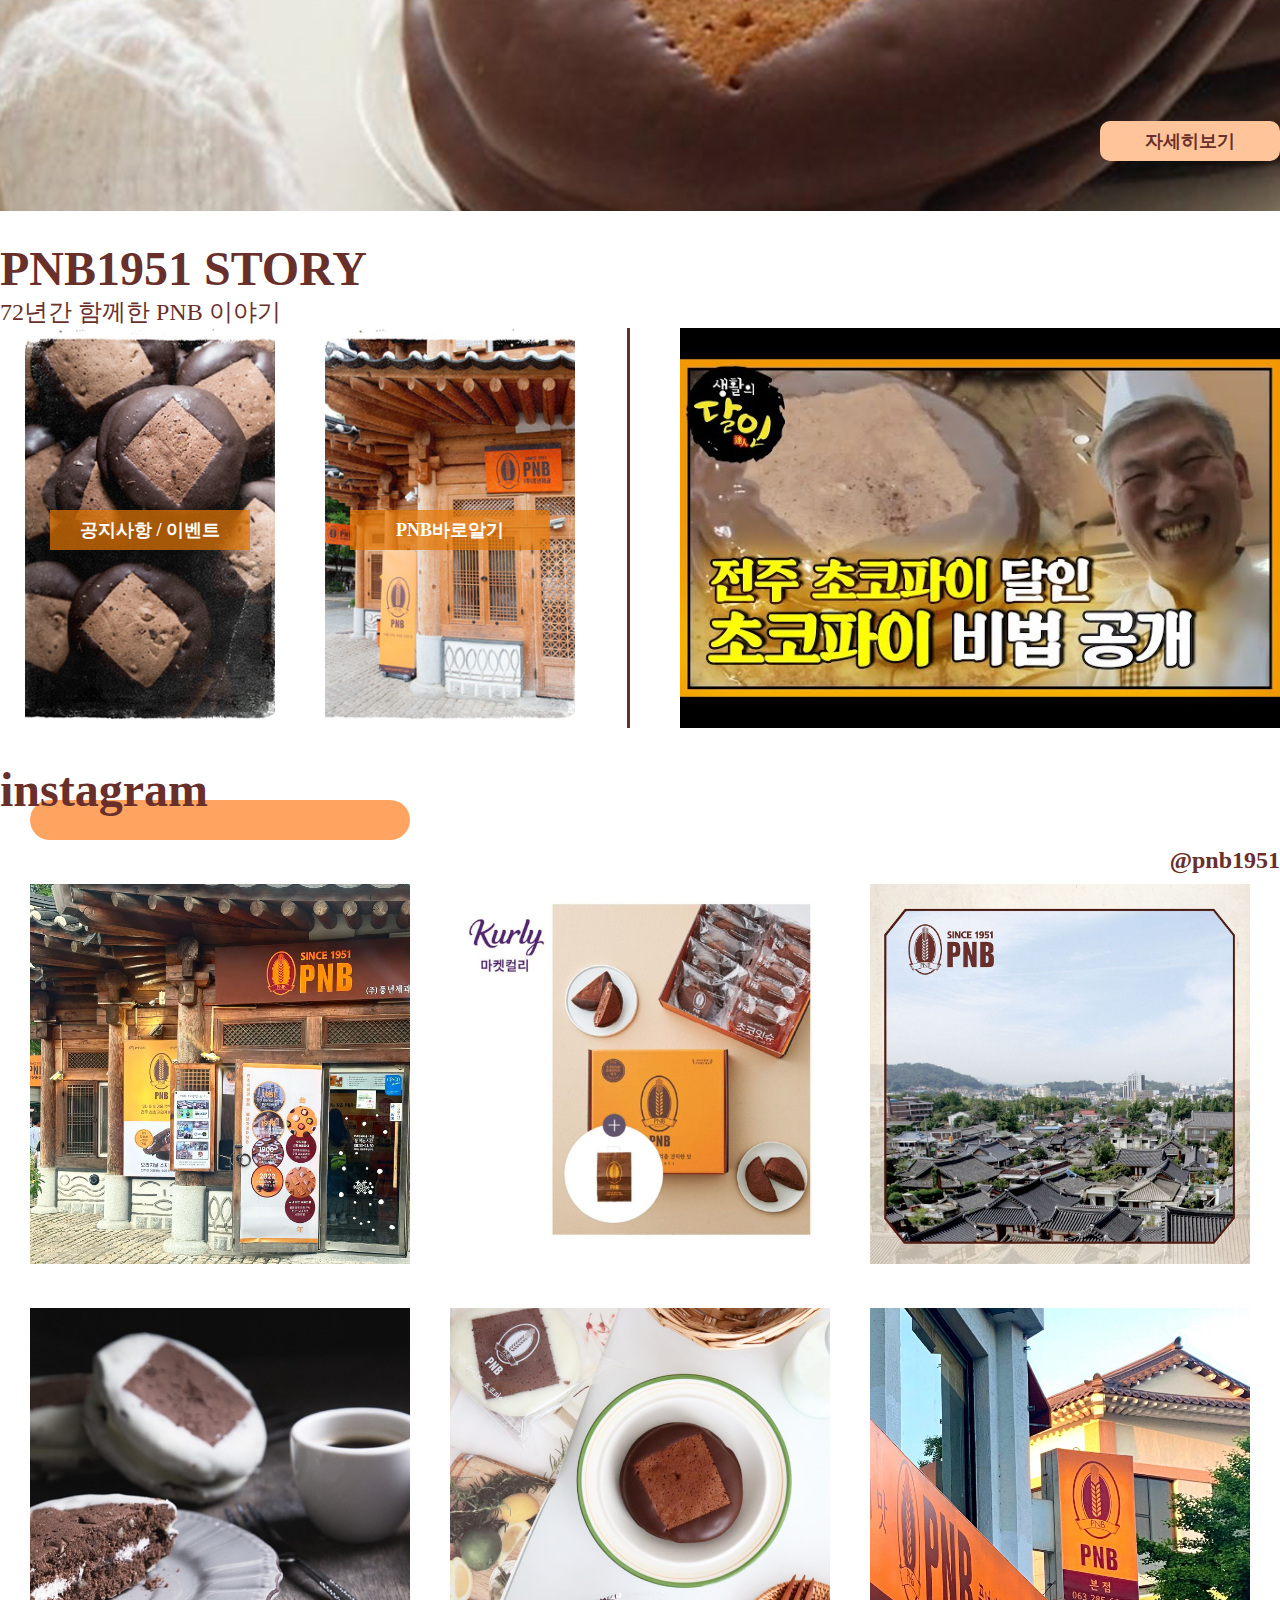
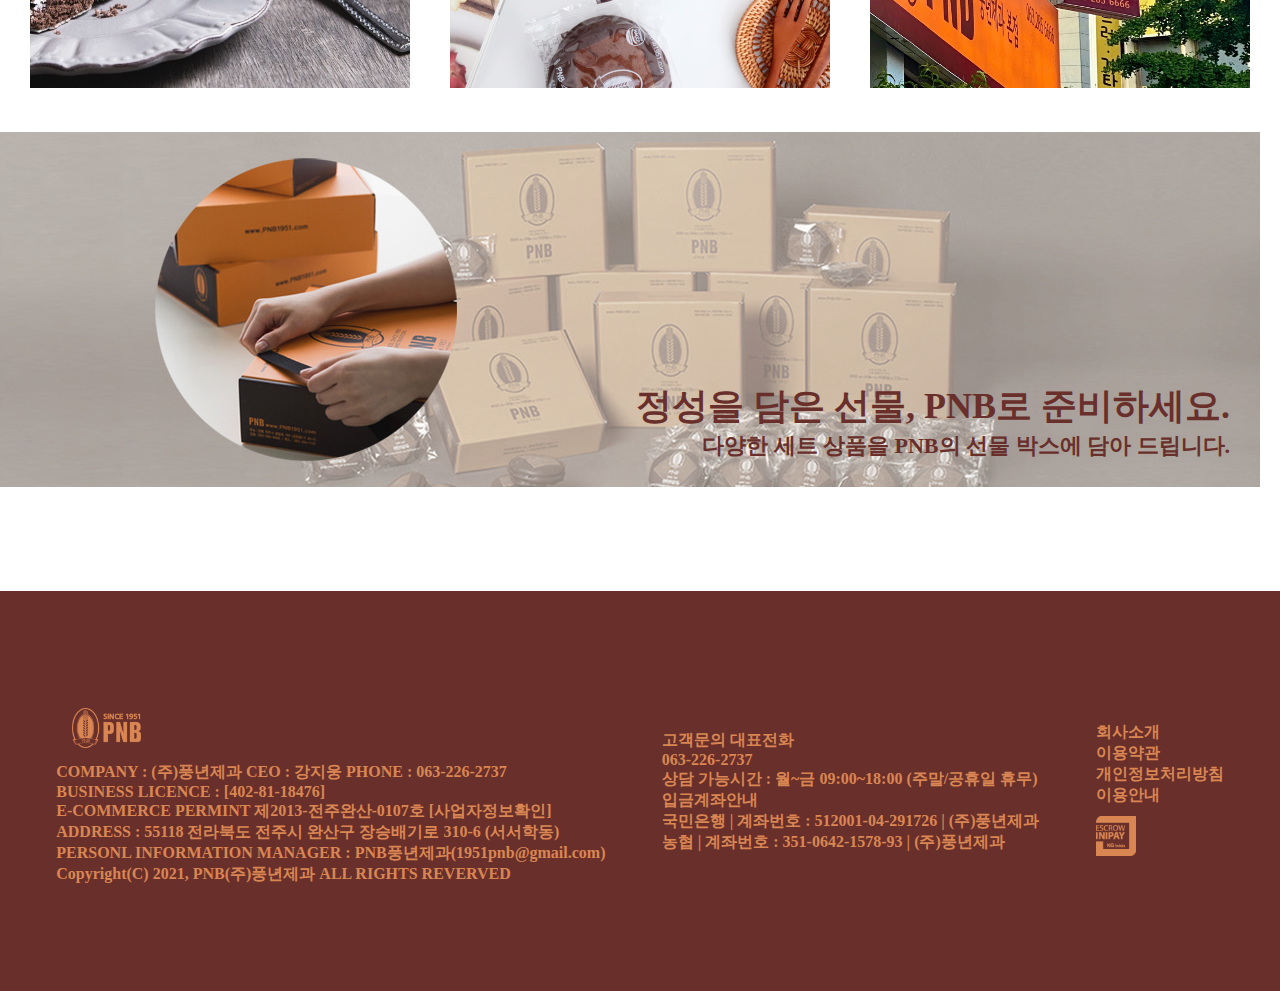
<file: portfo/pnb1951/index.html>
<!DOCTYPE html>
<html lang="ko">
  <head>
    <meta charset="UTF-8" />
    <meta name="viewport" content="width=device-width, initial-scale=1.0" />
    <title>PNB 풍년제과 공식홈페이지</title>

    <link rel="stylesheet" href="css/owl.carousel.css" />
    <link rel="stylesheet" href="css/owl.theme.default.css" />
    <link rel="stylesheet" href="css/swiper-bundle.css" />
    <link rel="stylesheet" href="css/style.css" />
    <script src="js/jquery-3.7.1.min.js"></script>
    <script src="js/swiper-bundle.min.js"></script>
    <script src="js/owl.carousel.js"></script>
  </head>
  <body>
    <div id="wrap">
      <header>
        <p>PNB(주)풍년 제과의 공식 홈페이지입니다. 유사 브랜드에 유의하세요.</p>
        <nav>
          <ul>
            <li><a href="#">회원가입</a></li>
            <li><a href="#">로그인</a></li>
            <li><a href="#">주문배송조회</a></li>
            <li>
              <div class="language">
                <p>한국어</p>
                <div class="language_list">
                  <ul class="languagepage">
                    <li><a href="#">English</a></li>
                    <li><a href="#">日本語</a></li>
                    <li><a href="#">中文维(基百科)</a></li>
                    <li><a href="#">中文維(基百科)</a></li>
                  </ul>
                </div>
              </div>
            </li>
          </ul>
        </nav>
        <div class="menu">
          <div class="meunbar">
            <img src="images/flogo.png" alt="logo" />
            <div class="bg"></div>
            <ul class="gnb">
              <li>
                PNB이야기
                <ul class="lnb">
                  <li><a href="#">PNB 히스토리</a></li>
                  <li><a href="#">PNB 바로알기</a></li>
                  <li><a href="#">PNB 경영이념</a></li>
                  <li><a href="#">PNB 브랜드소개</a></li>
                </ul>
              </li>
              <li>
                온라인구매
                <ul class="lnb">
                  <li><a href="#">전체상품 </a></li>
                  <li><a href="#">선물세트 </a></li>
                  <li><a href="#">초코파이 </a></li>
                  <li><a href="#">전병 </a></li>
                  <li><a href="#">붓세 </a></li>
                  <li><a href="#">수제양갱 </a></li>
                  <li><a href="#"> 수제만주 </a></li>
                  <li><a href="#">개인결제창, 답례품</a></li>
                </ul>
              </li>
              <li>
                매장안내
                <ul class="lnb">
                  <li><a href="#">전주매장 </a></li>
                  <li><a href="#"> 현대백화점 </a></li>
                  <li><a href="#">롯데백화점 </a></li>
                  <li><a href="#"> 온라인 판매처</a></li>
                </ul>
              </li>
              <li>
                공지사항
                <ul class="lnb">
                  <li><a href="#">공지사항 </a></li>
                  <li><a href="#">이벤트 </a></li>
                  <li><a href="#">PRESS</a></li>
                </ul>
              </li>
            </ul>
          </div>
          <div class="icon">
            <ul>
              <li><img src="images/icon1.png" alt="icon1" /></li>
              <li><img src="images/icon2.png" alt="icon1" /></li>
            </ul>
          </div>
        </div>
        <!-- <div class="Search">
          <div class="search_btn">
            <p class="ICON"><img src="images/icon1.png" alt="icon1" /></p>
            <input
              type="search"
              id="search"
              placeholder="검색어를 입력해주세요"
              onfocus="this.placeholder=''"
            />
          </div>
        </div> -->
      </header>
      <section>
        <div class="banner">
          <ul class="banner_img owl-carousel owl-theme">
            <li class="item">
              <a href="#"><img src="images/mainImg1.jpg" alt="mainImg1" /></a>
            </li>
            <li class="item">
              <a href="#"><img src="images/mainImg2.jpg" alt="mainImg2" /></a>
            </li>
            <li class="item">
              <a href="#"><img src="images/mainImg3.jpg" alt="mainImg3" /></a>
            </li>
            <li class="item">
              <a href="#"><img src="images/mainImg4.jpg" alt="mainImg4" /></a>
            </li>
          </ul>
        </div>
      </section>
      <section>
        <div class="main_full">
          <span
            >수제로 정성껏 만드는 PNB의 오리지널 빵을 만나보세요.
            <p>
              품질 좋은 엄선된 재료를 사용하여 일정한 온도와 굽는 시간을 지켜
              정성들인 수작업으로 만듭니다.
            </p></span
          >
        </div>
      </section>
      <div class="original">
        <h1>PNB 오리지널</h1>
        <p>전국의 빵 애호가들에게 한결같이 사랑받는 인기 제과상품</p>
        <ul>
          <li>
            <a href="#">
              <div class="overflow">
                <img src="images/original1.jpg" alt="original1" />
              </div>
              <span>초코파이</span>
              <p>PNB의 베스트셀러 수제 초코파이</p>
            </a>
          </li>
          <li>
            <a href="#">
              <div class="overflow">
                <img src="images/original2.jpg" alt="original2" />
              </div>
              <span>붓 세</span>
              <p>모카 크림과 상큼한 딸기잼이<br />어우러진 PNB 붓세</p>
            </a>
          </li>
          <li>
            <a href="#">
              <div class="overflow">
                <img src="images/original3.jpg" alt="original3" />
              </div>
              <span>전 병</span>
              <p>
                한국 최초의 제과, PNB 1951<br />
                오리지널 수제 전병
              </p>
            </a>
          </li>
        </ul>
      </div>
      <section>
        <div class="MD">
          <div class="best">
            <p>
              베스트 상품만 모았다!<br />
              <span>금주의 MD추천 상품</span>
            </p>
            <div class="swiper">
              <ul class="swiper-wrapper">
                <li class="swiper-slide">
                  <a href="#"
                    ><img src="images/best1.jpg" alt="best1" />
                    <span>미니 초코파이 12개 세트</span>
                    <p class="best_info">
                      PNB의 베스트셀러 수제 초코파이 미니 세트, 다양하게
                      즐겨보세요 PNB의 수제 초코파이는 2대 강현희 할아버지가
                      개발하시고 전국의 빵 애호가들에게 한결같이 사랑받는 인기
                      제과상품입니다.
                    </p>
                    <p>판매가: 21,600원</p>
                  </a>
                </li>
                <li class="swiper-slide">
                  <a href="#"
                    ><img src="images/best2.jpg" alt="best2" />
                    <span>초코파이 5개 세트</span>
                    <p class="best_info">
                      PNB의 베스트셀러, 수제 초코파이 PNB의 수제 초코파이는 2대
                      강현희 할아버지가 개발하시고 전국의 빵 애호가들에게
                      한결같이 사랑받는 인기 제과상품입니다.
                    </p>
                    <p>판매가: 11,500원</p>
                  </a>
                </li>
                <li class="swiper-slide">
                  <a href="#"
                    ><img src="images/best3.jpg" alt="best3" />
                    <span>전병 4개 세트</span>
                    <p class="best_info">
                      한국 최초의 제과, PNB 1951 오리지널 수제 전병 70년 동안
                      3대째 전통의 맛을 계승하고 있는 PNB의 수제 전병입니다.
                    </p>
                    <p>판매가: 37,000원</p>
                  </a>
                </li>
                <li class="swiper-slide">
                  <a href="#"
                    ><img src="images/best4.jpg" alt="best4" />
                    <span>땅콩전병</span>
                    <p class="best_info">
                      한국 최초의 제과, PNB 1951 오리지널 수제 전병 70년 동안
                      3대째 전통의 맛을 계승하고 있는 PNB의 수제 전병입니다.
                    </p>
                    <p>판매가: 10,000원</p>
                  </a>
                </li>
                <li class="swiper-slide">
                  <a href="#"
                    ><img src="images/best5.jpg" alt="best5" />
                    <span>전병(소) 4개 세트</span>
                    <p class="best_info">
                      한국 최초의 제과, PNB 1951 오리지널 수제 전병 70년 동안
                      3대째 전통의 맛을 계승하고 있는 PNB의 수제 전병입니다.
                    </p>
                    <p>판매가: 24,000원</p>
                  </a>
                </li>
                <li class="swiper-slide">
                  <a href="#"
                    ><img src="images/best6.jpg" alt="best6" />
                    <span>땅콩전병 3개 세트</span>
                    <p class="best_info">
                      한국 최초의 제과, PNB 1951 오리지널 수제 전병 70년 동안
                      3대째 전통의 맛을 계승하고 있는 PNB의 수제 전병입니다.
                    </p>
                    <p>판매가: 30,000원</p>
                  </a>
                </li>
                <li class="swiper-slide">
                  <a href="#"
                    ><img src="images/best7.jpg" alt="best7" />
                    <span>초코파이 10개 세트</span>
                    <p class="best_info">
                      PNB의 베스트셀러, 수제 초코파이 PNB의 수제 초코파이는 2대
                      강현희 할아버지가 개발하시고 전국의 빵 애호가들에게
                      한결같이 사랑받는 인기 제과상품입니다.
                    </p>
                    <p>판매가: 23,000원</p>
                  </a>
                </li>
                <li class="swiper-slide">
                  <a href="#"
                    ><img src="images/best8.jpg" alt="best8" />
                    <span>생강전병</span>
                    <p class="best_info">
                      한국 최초의 제과, PNB 1951 오리지널 수제 전병 70년 동안
                      3대째 전통의 맛을 계승하고 있는 PNB의 수제 전병입니다.
                    </p>
                    <p>판매가: 9,0000원</p>
                  </a>
                </li>
                <li class="swiper-slide">
                  <a href="#"
                    ><img src="images/best9.jpg" alt="best9" />
                    <span>화이트 초코파이 10개 세트</span>
                    <p class="best_info">
                      더 부드럽고 진한 코코아의 맛, 화이트 초코파이 더욱 진한
                      최상의 코코아와 화이트 초콜렛이 만나 더욱 부드럽고 깊은
                      맛이 특징입니다.
                    </p>
                    <p>판매가: 25,000원</p>
                  </a>
                </li>
                <li>
                  <a href="#"
                    ><img src="images/best10.jpg" alt="best10" />
                    <span>깨전병</span>
                    <p class="best_info">
                      한국 최초의 제과, PNB 1951 오리지널 수제 전병 70년 동안
                      3대째 전통의 맛을 계승하고 있는 PNB의 수제 전병입니다.
                    </p>
                    <p>판매가: 9,000원</p>
                  </a>
                </li>
              </ul>
            </div>
          </div>
        </div>
      </section>
      <div class="store">
        <div class="store_position">
          <div class="store_find">
            <h1>매장찾기</h1>
            <span>가까운 풍년제과에서 만나요!</span>
          </div>
          <a href="#">
            <p>자세히보기</p>
          </a>
        </div>
      </div>

      <section>
        <div class="story">
          <h2>pnb1951 story</h2>
          <p>72년간 함께한 PNB 이야기</p>
          <div class="story_info">
            <ul>
              <li>
                <a href="#"
                  ><img src="images/mainBanner1.jpg" alt="mainBanner1" />
                  <p>공지사항 / 이벤트</p></a
                >
              </li>
              <li>
                <a href="#"
                  ><img src="images/mainBanner2.jpg" alt="mainBanner2" />
                  <p>PNB바로알기</p></a
                >
              </li>
            </ul>
            <div class="youtube_sddefault">
              <img src="images/sddefault.jpg" alt="sddefault" />
            </div>
          </div>
        </div>
      </section>
      <div class="instagram">
        <h2>instagram</h2>
        <p>@pnb1951</p>
        <div class="insta_img">
          <ul>
            <li>
              <a href="#">
                <img src="images/instagram1.jpg" alt="instagram1" />
                <div class="insta_content">
                  <span>
                    PNB한옥마을점은 오늘도<br />
                    신선하고 맛있는 빵이 가득!
                  </span>
                </div>
              </a>
            </li>
            <li>
              <a href="#">
                <img src="images/instagram2.jpg" alt="instagram2" />
                <div class="insta_content">
                  <span>
                    PNB 마켓컬리 신상품<br />
                    마켓컬리에 PNB 신상 2종이<br />출시되었어요!
                  </span>
                </div>
              </a>
            </li>
            <li>
              <a href="#">
                <img src="images/instagram3.jpg" alt="instagram3" />
                <div class="insta_content">
                  <span>
                    아침 저녁으로 많이<br />시원해진 날씨,<br />
                    곧 가을이 올거같아요
                  </span>
                </div>
              </a>
            </li>
            <li>
              <a href="#">
                <img src="images/instagram4.jpg" alt="instagram4" />
                <div class="insta_content">
                  <span>
                    성큼 다가온 겨울에 어울리는<br />
                    화이트 초코파이입니다
                  </span>
                </div>
              </a>
            </li>
            <li>
              <a href="#">
                <img src="images/instagram5.jpg" alt="instagram5" />
                <div class="insta_content">
                  <span>
                    PNB 수제 초코파이와 함께하는<br />
                    달콤한 홈카페 시간.
                  </span>
                </div>
              </a>
            </li>
            <li>
              <a href="#">
                <img src="images/instagram6.jpg" alt="instagram6" />
                <div class="insta_content">
                  <span>
                    무더운 날씨에 지치는<br />
                    한여름날 입니다.<br />
                    더위 조심하시고 시원한 PNB에서 쉬어가세요!
                  </span>
                </div>
              </a>
            </li>
          </ul>
        </div>
      </div>
      <div class="last_banner">
        <img src="images/bg_main2.jpg" alt="bg_main2" />
        <div class="last_write">
          <span>정성을 담은 선물, PNB로 준비하세요.</span>
          <p>다양한 세트 상품을 PNB의 선물 박스에 담아 드립니다.</p>
        </div>
      </div>
      <div class="btn_position">
        <article class="btn">
          <a href="#"><img src="images/btn.png" alt="btn" /></a>
          <a href="#end"><img src="images/btn.png" alt="btn" /></a>
        </article>
      </div>
      <footer id="end">
        <div class="foot">
          <ul class="foot_left">
            <li>
              <a href="#"><img src="images/logo2.png" alt="logo2" /></a>
            </li>
            <li>COMPANY : (주)풍년제과 CEO : 강지웅 PHONE : 063-226-2737</li>
            <li>BUSINESS LICENCE : [402-81-18476]</li>
            <li>
              E-COMMERCE PERMINT 제2013-전주완산-0107호
              <a href="#">[사업자정보확인]</a>
            </li>
            <li>
              ADDRESS : 55118 전라북도 전주시 완산구 장승배기로 310-6 (서서학동)
            </li>
            <li>
              PERSONL INFORMATION MANAGER : PNB풍년제과<a href="#"
                >(1951pnb@gmail.com)</a
              >
            </li>
            <li>Copyright(C) 2021, PNB(주)풍년제과 ALL RIGHTS REVERVED</li>
          </ul>
          <ul class="foot_center">
            <li>고객문의 대표전화</li>
            <li>063-226-2737</li>
            <li>상담 가능시간 : 월~금 09:00~18:00 (주말/공휴일 휴무)</li>
            <li>입금계좌안내</li>
            <li>국민은행 | 계좌번호 : 512001-04-291726 | (주)풍년제과</li>
            <li>농협 | 계좌번호 : 351-0642-1578-93 | (주)풍년제과</li>
          </ul>
          <ul class="foot_right">
            <li><a href="#"> 회사소개</a></li>
            <li><a href="#">이용약관</a></li>
            <li><a href="#">개인정보처리방침</a></li>
            <li><a href="#">이용안내</a></li>
            <li>
              <a href="#"><img src="images/escrow.png" alt="escrow" /></a>
            </li>
          </ul>
        </div>
      </footer>
      <script src="js/main.js"></script>
    </div>
  </body>
</html>
</file>
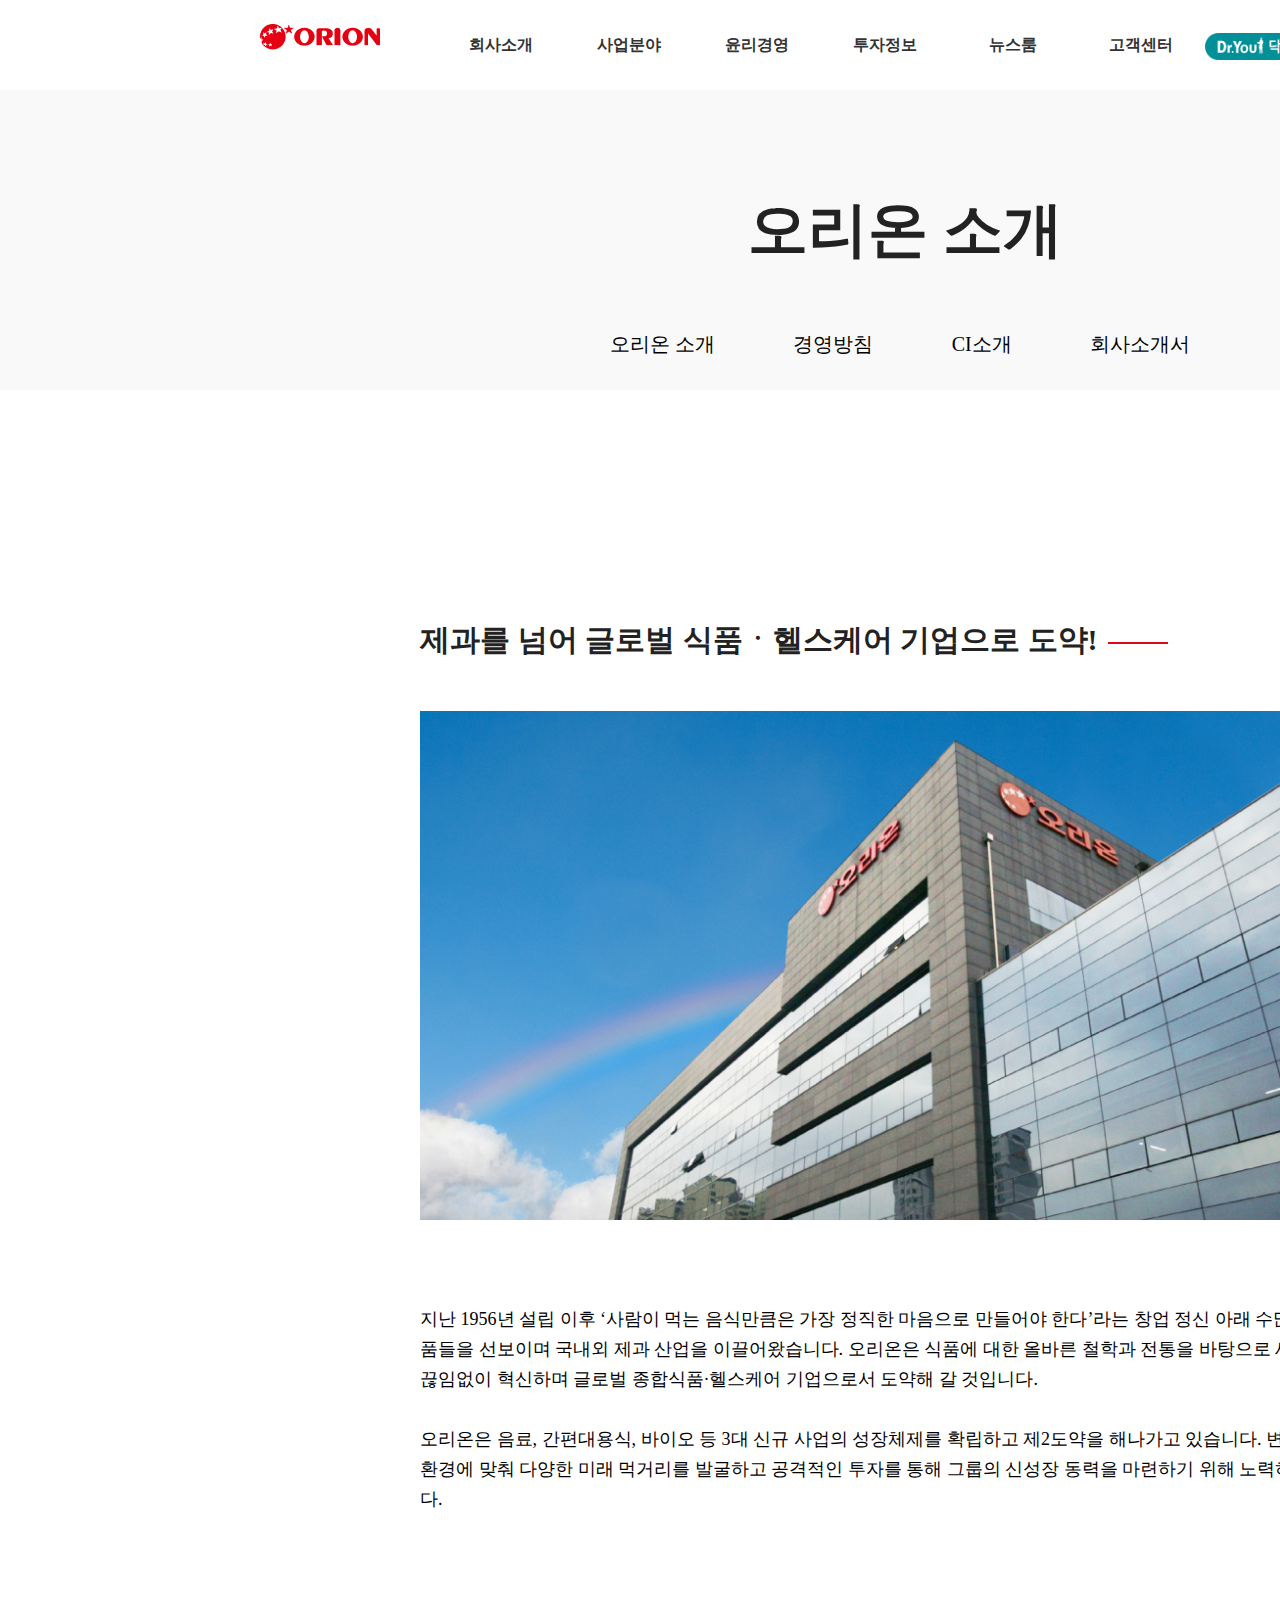
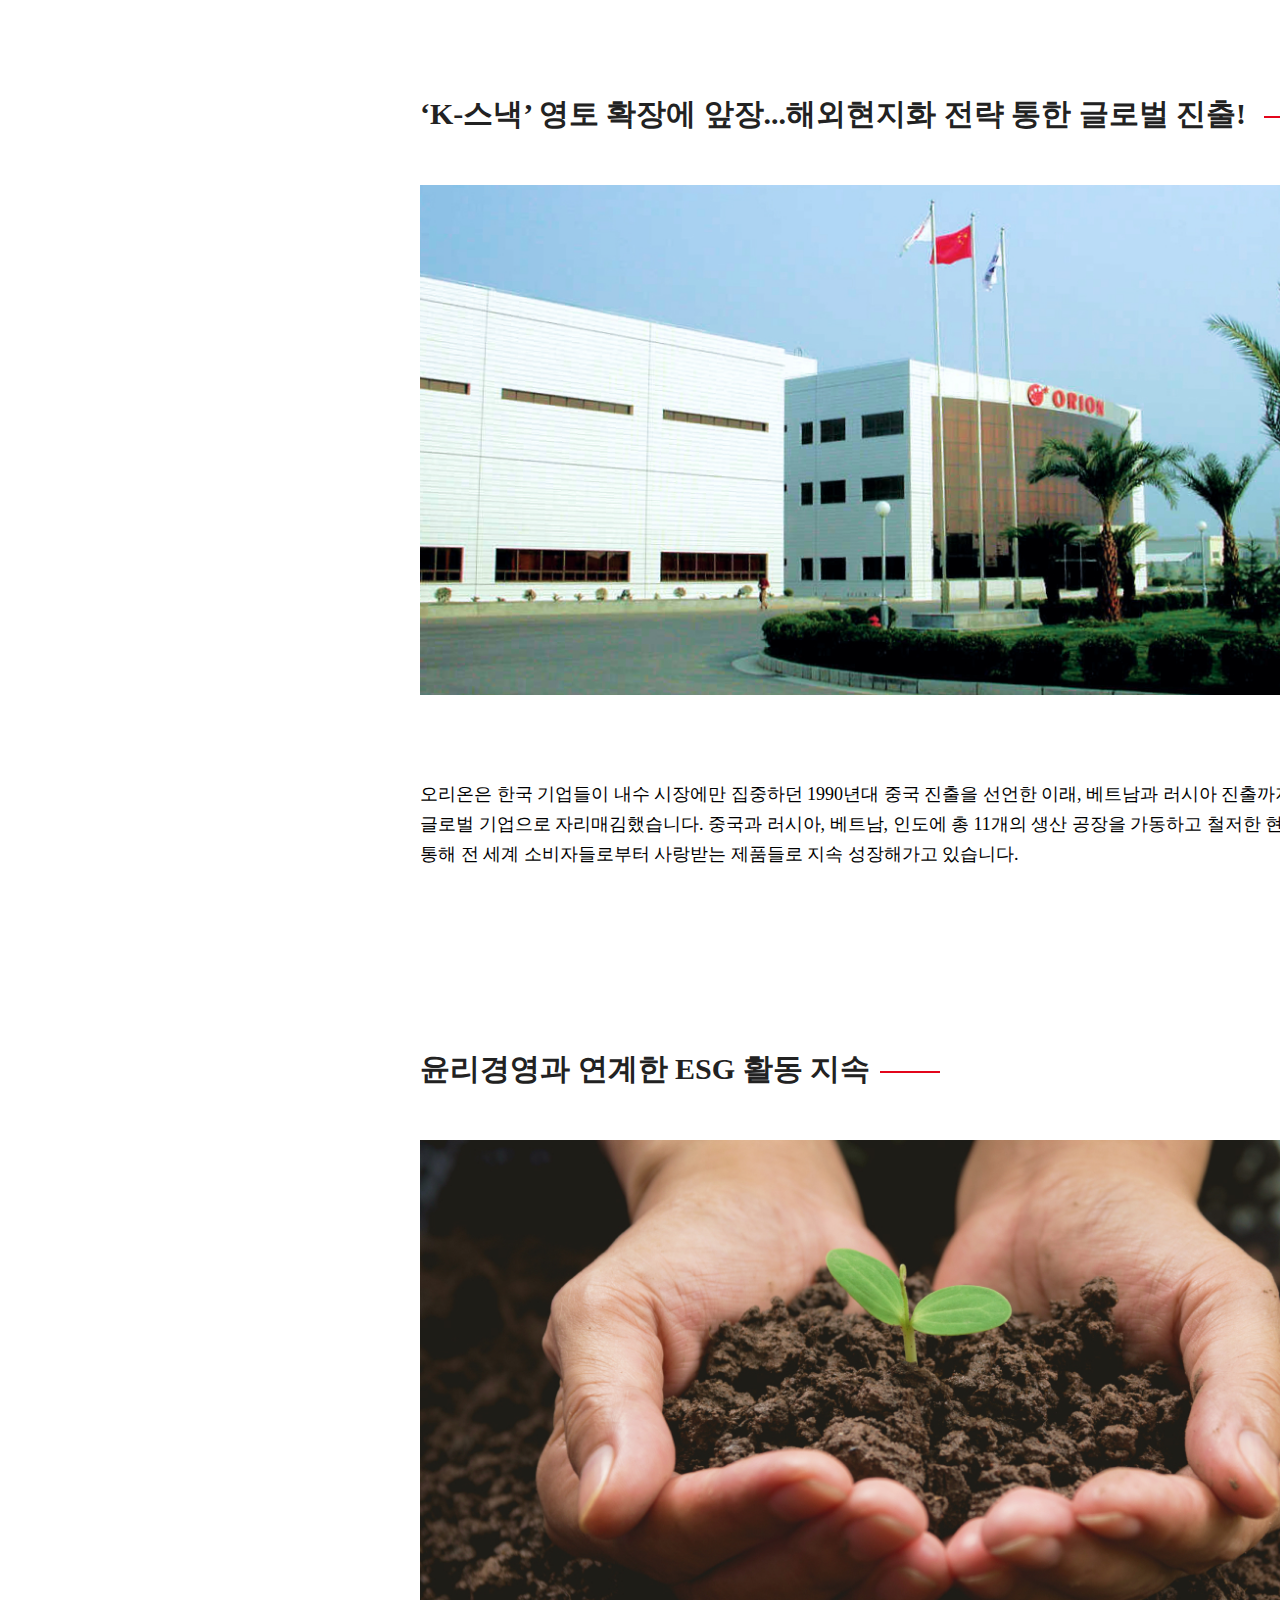
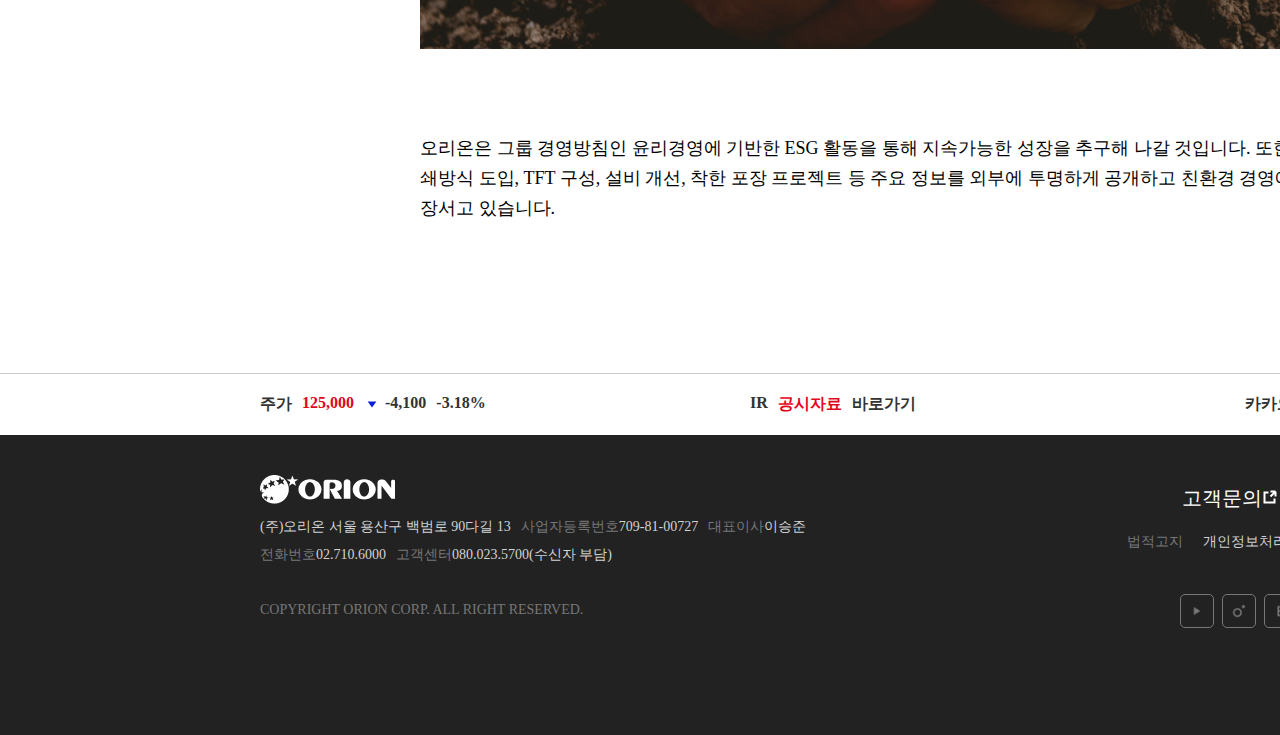
<file: portfo/orion/index2.html>
<!DOCTYPE html>
<html lang="ko">
  <head>
    <meta charset="UTF-8" />
    <meta http-equiv="X-UA-Compatible" content="IE=edge" />
    <meta name="viewport" content="width=device-width, initial-scale=1.0" />
    <link rel="icon" type="image/png" href="images/ci.png" />
    <link rel="stylesheet" href="css/style3.css" />
    <link
      rel="stylesheet"
      href="https://fonts.googleapis.com/css2?family=Material+Symbols+Outlined:opsz,wght,FILL,GRAD@48,400,0,0"
    />
    <title>오리온</title>
  </head>
  <body>
    <div id="wrap">
      <header>
        <div id="main_top" class="menu">
          <div class="logo">
            <a href="index.html"><img src="images/logo.png" alt="logo" /></a>
          </div>
          <ul>
            <li><a href="index2.html">회사소개</a></li>
            <li><a href="#">사업분야</a></li>
            <li><a href="#">윤리경영</a></li>
            <li><a href="#">투자정보</a></li>
            <li><a href="#">뉴스룸</a></li>
            <li><a href="#">고객센터</a></li>
            <li>
              <a href="#"
                ><img src="images/dryoumall01.png" alt="dryoumall"
              /></a>
            </li>
          </ul>
          <div class="menu_right">
            <ul>
              <li><a href="#">English</a></li>
              <li><span class="material-symbols-outlined"> search </span></li>
              <li>
                <p id="menu_bar">
                  <span id="menu_bar_one"></span>
                  <span id="menu_bar_two"></span>
                  <span id="menu_bar_three"></span>
                </p>
              </li>
            </ul>
          </div>
        </div>
        <div class="side_info">
          <div>
            <p class="side_info_boxbar">
              회사소개
              <span class="side_info_box1"></span>
              <span class="side_info_box2"></span>
            </p>
            <div class="side_info_boxmenu">
              <div class="side_info_meun">
                <ul>
                  <li><span class="border">오리온</span></li>
                  <li><a href="index2.html">오리온 소개</a></li>
                  <li><a href="#">경영방침</a></li>
                  <li><a href="#">CI소개</a></li>
                  <li><a href="#">회사소개서</a></li>
                </ul>
                <ul>
                  <li><span class="border">역사관</span></li>
                  <li><a href="#">창업주 이양구 회장</a></li>
                  <li><a href="#">연혁</a></li>
                </ul>
                <ul>
                  <li><span class="border">오리온 계열사</span></li>
                  <li><a href="#">오리온</a></li>
                  <li><a href="#">오리온농협</a></li>
                  <li><a href="#">오리온재단</a></li>
                </ul>
                <ul>
                  <li><span class="border">오리온홀딩스 계열사</span></li>
                  <li><a href="#">오리온제주용암수</a></li>
                  <li><a href="#">산둥루캉하오리요우</a></li>
                  <li><a href="#">쇼박스</a></li>
                  <li><a href="#">회사소개서</a></li>
                </ul>
                <ul>
                  <li><span class="border">위치안내</span></li>
                  <li><a href="#">본사</a></li>
                  <li><a href="#">공장</a></li>
                  <li><a href="#">영업소</a></li>
                  <li><a href="#">물류센터</a></li>
                </ul>
              </div>
            </div>
          </div>
          <div>
            <p class="side_info_boxbar">
              사업분야
              <span class="side_info_box1"></span>
              <span class="side_info_box2"></span>
            </p>
            <div class="side_info_boxmenu">
              <div class="side_info_meun">
                <ul>
                  <li><span class="border">제과</span></li>
                  <li><a href="#">신제품</a></li>
                  <li><a href="#">스낵</a></li>
                  <li><a href="#">캔디</a></li>
                  <li><a href="#">초콜릿</a></li>
                  <li><a href="#">파이</a></li>
                  <li><a href="#">비스킷</a></li>
                  <li><a href="#">껌</a></li>
                  <li><a href="#">마켓오</a></li>
                </ul>
                <ul>
                  <li><span class="border">닥터유</span></li>
                  <li><a href="#">용암수/면역수</a></li>
                  <li><a href="#">바/볼</a></li>
                  <li><a href="#">음료/파우더</a></li>
                </ul>
                <ul>
                  <li><span class="border">마켓오네이처</span></li>
                  <li><a href="#">오!그래놀라</a></li>
                  <li><a href="#">오!그래놀라 바</a></li>
                </ul>
                <ul>
                  <li><span class="border">바이오</span></li>
                  <li><a href="#">산둥루캉하오리요우</a></li>
                </ul>
              </div>
            </div>
          </div>
          <div>
            <p class="side_info_boxbar">
              윤리경영
              <span class="side_info_box1"></span>
              <span class="side_info_box2"></span>
            </p>
            <div class="side_info_boxmenu">
              <div class="side_info_meun">
                <ul>
                  <li><span class="border">개요</span></li>
                  <li><a href="#">윤리경영 체계</a></li>
                  <li><a href="#">제도/시스템</a></li>
                  <li><a href="#">주요활동</a></li>
                  <li><a href="#">부패방지</a></li>
                </ul>
                <ul>
                  <li><span class="border">임직원</span></li>
                  <li><a href="#">인권경영</a></li>
                  <li><a href="#">안전보건</a></li>
                  <li><a href="#">인재육성</a></li>
                  <li><a href="#">임직원만족</a></li>
                </ul>
                <ul>
                  <li><span class="border">고객</span></li>
                  <li><a href="#">고객만족</a></li>
                  <li><a href="#">식품안전</a></li>
                </ul>
                <ul>
                  <li><span class="border">협력회사</span></li>
                  <li><a href="#">동반성장</a></li>
                  <li><a href="#">대리점 상생</a></li>
                </ul>
                <ul>
                  <li><span class="border">주주</span></li>
                  <li><a href="#">기업지배구조</a></li>
                  <li><a href="#">주주가치제고</a></li>
                </ul>
                <ul>
                  <li><span class="border">사회</span></li>
                  <li><a href="#">친환경 경영</a></li>
                  <li><a href="#">사회공헌</a></li>
                </ul>
                <ul>
                  <li><span class="border">보고서 및 주요성과</span></li>
                  <li><a href="#">대외평가·수상</a></li>
                  <li><a href="#">회사소개서</a></li>
                </ul>
              </div>
            </div>
          </div>
          <div>
            <p class="side_info_boxbar">
              투자정보
              <span class="side_info_box1"></span>
              <span class="side_info_box2"></span>
            </p>
            <div class="side_info_boxmenu">
              <div class="side_info_meun">
                <ul>
                  <li><span class="border">주식정보</span></li>
                  <li><a href="#">주가정보</a></li>
                  <li><a href="#">주주구성</a></li>
                  <li><a href="#">배당정보</a></li>
                  <li><a href="#">주주총회</a></li>
                </ul>
                <ul>
                  <li><span class="border">기업지배구조</span></li>
                  <li><a href="#">이사회 구성</a></li>
                  <li><a href="#">이사회 권한 및 규정</a></li>
                  <li><a href="#">이사회 운영 현황</a></li>
                </ul>
                <ul>
                  <li><span class="border">재무정보</span></li>
                  <li><a href="#">재무정보</a></li>
                  <li><a href="#">분기실적자료</a></li>
                  <li><a href="#">감사보고서</a></li>
                  <li><a href="#">공시</a></li>
                  <li><a href="#">공고</a></li>
                </ul>
                <ul>
                  <li>
                    <span class="border">IR문의</span>
                  </li>
                </ul>
              </div>
            </div>
          </div>
          <div>
            <p class="side_info_boxbar">
              뉴스룸
              <span class="side_info_box1"></span>
              <span class="side_info_box2"></span>
            </p>
            <div class="side_info_boxmenu">
              <div class="side_info_meun">
                <ul>
                  <li><a href="#">유튜브</a></li>
                </ul>
                <ul>
                  <li><a href="#">인스타그램</a></li>
                </ul>
                <ul>
                  <li><a href="#">보도자료</a></li>
                </ul>
              </div>
            </div>
          </div>
          <div>
            <p class="side_info_boxbar">
              고객센터
              <span class="side_info_box1"></span>
              <span class="side_info_box2"></span>
            </p>
            <div class="side_info_boxmenu">
              <div class="side_info_meun">
                <ul>
                  <li><span class="border">상담페이지</span></li>
                  <li><a href="#">상담접수</a></li>
                  <li><a href="#">점수내역 조회</a></li>
                  <li><a href="#">신규거래 제안</a></li>
                </ul>
                <ul>
                  <li>
                    <span class="border">피해보상기구</span>
                  </li>
                  <li><a href="#">고객의 소리</a></li>
                  <li><a href="#">상담내용 처리과정</a></li>
                  <li><a href="#">소비자 분쟁(보상 처리과정)</a></li>
                </ul>
                <ul>
                  <li><span class="border">자주 묻는 질문</span></li>
                  <li><a href="#">제품</a></li>
                  <li><a href="#">표기</a></li>
                  <li><a href="#">기타</a></li>
                  <li><a href="#">개선 반영 사례</a></li>
                </ul>
              </div>
            </div>
          </div>
          <div>
            <a href="#"><img src="images/dryoumall01.png" alt="dryoumal" /></a>
          </div>
        </div>
        <div class="headbg"></div>
        <div class="submenu">
          <div class="lnb">
            <ul>
              <li><span class="border">오리온</span></li>
              <li><a href="#">오리온 소개</a></li>
              <li><a href="#">경영방침</a></li>
              <li><a href="#">CI소개</a></li>
              <li><a href="#">회사소개서</a></li>
            </ul>
            <ul>
              <li><span class="border">역사관</span></li>
              <li><a href="#">창업주 이양구 회장</a></li>
              <li><a href="#">연혁</a></li>
            </ul>
            <ul>
              <li><span class="border">오리온 계열사</span></li>
              <li><a href="#">오리온</a></li>
              <li><a href="#">오리온농협</a></li>
              <li><a href="#">오리온재단</a></li>
            </ul>
            <ul>
              <li><span class="border">오리온홀딩스 계열사</span></li>
              <li><a href="#">오리온제주용암수</a></li>
              <li><a href="#">산둥루캉하오리요우</a></li>
              <li><a href="#">쇼박스</a></li>
              <li><a href="#">회사소개서</a></li>
            </ul>
            <ul>
              <li><span class="border">위치안내</span></li>
              <li><a href="#">본사</a></li>
              <li><a href="#">공장</a></li>
              <li><a href="#">영업소</a></li>
              <li><a href="#">물류센터</a></li>
            </ul>
          </div>
        </div>
        <div class="submenu">
          <div class="lnb">
            <ul>
              <li><span class="border">제과</span></li>
              <li><a href="#">신제품</a></li>
              <li><a href="#">스낵</a></li>
              <li><a href="#">캔디</a></li>
              <li><a href="#">초콜릿</a></li>
              <li><a href="#">파이</a></li>
              <li><a href="#">비스킷</a></li>
              <li><a href="#">껌</a></li>
              <li><a href="#">마켓오</a></li>
            </ul>
            <ul>
              <li><span class="border">닥터유</span></li>
              <li><a href="#">용암수/면역수</a></li>
              <li><a href="#">바/볼</a></li>
              <li><a href="#">음료/파우더</a></li>
            </ul>
            <ul>
              <li><span class="border">마켓오네이처</span></li>
              <li><a href="#">오!그래놀라</a></li>
              <li><a href="#">오!그래놀라 바</a></li>
            </ul>
            <ul>
              <li><span class="border">바이오</span></li>
              <li><a href="#">산둥루캉하오리요우</a></li>
            </ul>
          </div>
        </div>

        <div class="submenu">
          <div class="lnb">
            <ul>
              <li><span class="border">개요</span></li>
              <li><a href="#">윤리경영 체계</a></li>
              <li><a href="#">제도/시스템</a></li>
              <li><a href="#">주요활동</a></li>
              <li><a href="#">부패방지</a></li>
            </ul>
            <ul>
              <li><span class="border">임직원</span></li>
              <li><a href="#">인권경영</a></li>
              <li><a href="#">안전보건</a></li>
              <li><a href="#">인재육성</a></li>
              <li><a href="#">임직원만족</a></li>
            </ul>
            <ul>
              <li><span class="border">고객</span></li>
              <li><a href="#">고객만족</a></li>
              <li><a href="#">식품안전</a></li>
            </ul>
            <ul>
              <li><span class="border">협력회사</span></li>
              <li><a href="#">동반성장</a></li>
              <li><a href="#">대리점 상생</a></li>
            </ul>
            <ul>
              <li><span class="border">주주</span></li>
              <li><a href="#">기업지배구조</a></li>
              <li><a href="#">주주가치제고</a></li>
            </ul>
            <ul>
              <li><span class="border">사회</span></li>
              <li><a href="#">친환경 경영</a></li>
              <li><a href="#">사회공헌</a></li>
            </ul>
            <ul>
              <li><span class="border">보고서 및 주요성과</span></li>
              <li><a href="#">대외평가·수상</a></li>
              <li><a href="#">회사소개서</a></li>
            </ul>
          </div>
        </div>

        <div class="submenu">
          <div class="lnb">
            <ul>
              <li><span class="border">주식정보</span></li>
              <li><a href="#">주가정보</a></li>
              <li><a href="#">주주구성</a></li>
              <li><a href="#">배당정보</a></li>
              <li><a href="#">주주총회</a></li>
            </ul>
            <ul>
              <li><span class="border">기업지배구조</span></li>
              <li><a href="#">이사회 구성</a></li>
              <li><a href="#">이사회 권한 및 규정</a></li>
              <li><a href="#">이사회 운영 현황</a></li>
            </ul>
            <ul>
              <li><span class="border">재무정보</span></li>
              <li><a href="#">재무정보</a></li>
              <li><a href="#">분기실적자료</a></li>
              <li><a href="#">감사보고서</a></li>
              <li><a href="#">공시</a></li>
              <li><a href="#">공고</a></li>
            </ul>
            <ul>
              <li><span class="border">IR문의</span></li>
            </ul>
          </div>
        </div>

        <div class="submenu">
          <div class="lnb">
            <ul>
              <li><a href="#">유튜브</a></li>
              <li><a href="#">인스타그램</a></li>
              <li><a href="#">보도자료</a></li>
            </ul>
          </div>
        </div>

        <div class="submenu">
          <div class="lnb">
            <ul>
              <li><span class="border">상담페이지</span></li>
              <li><a href="#">상담접수</a></li>
              <li><a href="#">점수내역 조회</a></li>
              <li><a href="#">신규거래 제안</a></li>
            </ul>
            <ul>
              <li><span class="border">피해보상기구</span></li>
              <li><a href="#">고객의 소리</a></li>
              <li><a href="#">상담내용 처리과정</a></li>
              <li><a href="#">소비자 분쟁(보상 처리과정)</a></li>
            </ul>
            <ul>
              <li><span class="border">자주 묻는 질문</span></li>
              <li><a href="#">제품</a></li>
              <li><a href="#">표기</a></li>
              <li><a href="#">기타</a></li>
              <li><a href="#">개선 반영 사례</a></li>
            </ul>
          </div>
        </div>
      </header>
      <section>
        <div class="introduction">
          <ul class="intro_top">
            <li>
              <a href="#"
                ><img src="images/position-home.png" alt="position-home" />
              </a>
            </li>
            <li>
              <a href="#">회사소개</a>
            </li>
            <li>
              <a href="#">오리온 </a>
            </li>
          </ul>
          <div class="intro_topbg">
            <h1>오리온 소개</h1>
            <h1>경영방침</h1>
            <h1>CI소개</h1>
            <h1>회사소개서</h1>
          </div>
          <ul class="intro">
            <li>오리온 소개</li>
            <li>경영방침</li>
            <li>CI소개</li>
            <li>회사소개서</li>
          </ul>
        </div>
      </section>
      <div class="intro_main">
        <div class="intro_position">
          <div class="intro_content">
            <h1>제과를 넘어 글로벌 식품ㆍ헬스케어 기업으로 도약!</h1>
            <img src="images/summary_img2.jpg" alt="summary_img2" />
            <p>
              지난 1956년 설립 이후 ‘사람이 먹는 음식만큼은 가장 정직한 마음으로
              만들어야 한다’라는 창업 정신 아래 수많은 히트 제품들을 선보이며
              국내외 제과 산업을 이끌어왔습니다. 오리온은 식품에 대한 올바른
              철학과 전통을 바탕으로 세계를 향해 끊임없이 혁신하며 글로벌
              종합식품·헬스케어 기업으로서 도약해 갈 것입니다.<br />
            </p>
            <p>
              오리온은 음료, 간편대용식, 바이오 등 3대 신규 사업의 성장체제를
              확립하고 제2도약을 해나가고 있습니다. 변화하는 시장 환경에 맞춰
              다양한 미래 먹거리를 발굴하고 공격적인 투자를 통해 그룹의 신성장
              동력을 마련하기 위해 노력하고 있습니다.
            </p>
          </div>
          <div class="intro_content">
            <h1>
              ‘K-스낵’ 영토 확장에 앞장...해외현지화 전략 통한 글로벌 진출!
            </h1>
            <img src="images/summary_img3.jpg" alt="summary_img3" />
            <p>
              오리온은 한국 기업들이 내수 시장에만 집중하던 1990년대 중국 진출을
              선언한 이래, 베트남과 러시아 진출까지 성공하며 글로벌 기업으로
              자리매김했습니다. 중국과 러시아, 베트남, 인도에 총 11개의 생산
              공장을 가동하고 철저한 현지화 전략을 통해 전 세계 소비자들로부터
              사랑받는 제품들로 지속 성장해가고 있습니다.
            </p>
          </div>
          <div class="intro_content">
            <h1>윤리경영과 연계한 ESG 활동 지속</h1>
            <img src="images/summary_img4.jpg" alt="summary_img4" />
            <p>
              오리온은 그룹 경영방침인 윤리경영에 기반한 ESG 활동을 통해
              지속가능한 성장을 추구해 나갈 것입니다. 또한, 친환경 인쇄방식
              도입, TFT 구성, 설비 개선, 착한 포장 프로젝트 등 주요 정보를
              외부에 투명하게 공개하고 친환경 경영에도 적극 앞장서고 있습니다.
            </p>
          </div>
        </div>
        <div class="intro_position">
          <h2>
            ‘맛있고 품질 좋은 제품을 합리적인 가격으로 공급한다’는 업(業)의
            본질을 바탕으로 차별화된 품질과 가격을 통해 고객가치를 높입니다.
            오리온은 원칙과 기준을 지키는 윤리경영으로 고객에게 신뢰받으며
            지속적으로 성장합니다.
          </h2>
          <div class="intro_img">
            <img src="images/management_map.png" alt="management_map" />
          </div>
          <h3><span>01 식품사업의</span> 제2 글로벌 도약</h3>
          <ul class="nation">
            <li>
              <div class="nation_info">
                <ul>
                  <li>중국</li>
                  <li>ㆍ 핵심역량 재구축</li>
                  <li>ㆍ 영업력, 제품력, 시스템, 기업문화</li>
                </ul>
              </div>
              <div class="nation_info">
                <ul>
                  <li>베트남</li>
                  <li>ㆍ 1위 식품기업으로서의 시장 선도력</li>
                  <li>ㆍ 베이커리, 쌀스낵, 음료 등 사업영역 확장 지속</li>
                </ul>
              </div>
              <div class="nation_info">
                <ul>
                  <li>러시아</li>
                  <li>ㆍ 신공장 안정화</li>
                  <li>ㆍ 제품 확장 및 딜러망 (국내ㆍ외)확대</li>
                </ul>
              </div>
              <div class="nation_info">
                <ul>
                  <li>인도</li>
                  <li>ㆍ 공격적 영업 확대를 통한 성공적인 성장기반 구축</li>
                </ul>
              </div>
            </li>
          </ul>
          <div class="nation_bottom">
            <ul>
              <li>
                <div class="nation_bottom_left">
                  <h6><span>02 쇼박스 사업</span>의 혁신적 전환</h6>
                  <p>영화 투자배급 사업 → 멀티 콘텐츠 창작기업</p>
                </div>
                <div class="nation_bottom_right">
                  <img src="images/management_icon01.png" alt="management" />
                </div>
              </li>
              <li>
                <div class="nation_bottom_left">
                  <h6>
                    <span>03 글로벌 인플레 환경</span>아래 사별 전년수준 수익성
                    유지
                  </h6>
                  <p>비상적 총원가 관리체제 운영</p>
                  <p>원부자재, 설비 구매 효율성 제고</p>
                </div>
                <div class="nation_bottom_right">
                  <img src="images/management_icon02.png" alt="management" />
                </div>
              </li>
              <li>
                <div class="nation_bottom_left">
                  <h6><span>04 신수종 사업</span>의 성공적 성장체제 확립</h6>
                  <p>
                    마켓오네이처 : 공격적 외형 성장 및 그래놀라 시장 확대 선도
                  </p>
                  <p>
                    닥터유 제주용암수 : 외형 성장 및 브랜드 인지도 상향(면역수
                    및 추가 신제품의 성공적 출시)
                  </p>
                  <p>
                    바이오 사업 : 대장암 진단키트 임상 및 인허가 조기 취득, 신규
                    유망기술 발굴 도입 지속
                  </p>
                </div>
                <div class="nation_bottom_right">
                  <img src="images/management_icon03.png" alt="management" />
                </div>
              </li>
              <li>
                <div class="nation_bottom_left">
                  <h6><span>05 윤리적 기업문화</span>의 지속적 발전</h6>
                  <p>친환경 경영 및 동반성장 경영 지속적 추구</p>
                </div>
                <div class="nation_bottom_right">
                  <img src="images/management_icon04.png" alt="management" />
                </div>
              </li>
            </ul>
          </div>
        </div>
        <div class="intro_position">
          <ul class="intero_ci_align">
            <li>
              <ul class="intero_ci">
                <li>국문</li>
                <li><img src="images/ci_kr.png" alt="ci_kr" /></li>
                <li><img src="images/ci_kr2.png" alt="ci_kr" /></li>
              </ul>
              <ul class="intero_ci">
                <li>영문</li>
                <li><img src="images/ci_en.png" alt="ci_en" /></li>
                <li><img src="images/ci_en2.png" alt="ci_en" /></li>
              </ul>
            </li>
          </ul>

          <div class="intro_content">
            <h1>심볼</h1>
            <p>
              오리온 심볼은 지구와 별을 상징하고 있습니다. 지구를 형상화한 둥근
              원은 세계를 무대로 나아가는 오리온의 국제성을 의미합니다. 점점
              크게 움직이는 별은 글로벌 기업으로 발돋움하는 기업의 미래 의지를
              나타냅니다.
            </p>
            <h1>CI사용 규정</h1>
            <p>
              색상 : 오리온 CI의 주색은 오리온 레드(Red/DIC 157)로 구성되어
              있습니다. 로고타입 : 오리온 로고타입은 한글과 영문 2종류가 있으며
              특수한 경우를 제외하고는 항상 심볼과 로고타입 조합으로 사용해야
              합니다.
            </p>
          </div>
        </div>
        <div class="intro_position">
          <div class="brochure">
            <ul>
              <li>
                <img src="images/brochure_2023_kr.jpg" alt="brochure_kr" />
                <a href="#">
                  <p>국문 다운로드</p>
                </a>
              </li>
              <li>
                <img src="images/brochure_2023_en.jpg" alt="brochure_en" />
                <a href="#">
                  <p>영문 다운로드</p>
                </a>
              </li>
            </ul>
          </div>
        </div>
      </div>
      <div class="foot">
        <div class="stock">
          <ul>
            <li>
              <a href="#"
                >주가
                <span>125,000</span>
                <img src="images/stock_down.svg" alt="stock_down" />
                <p>-4,100</p>
                <p>-3.18%</p>
              </a>
            </li>
            <li>
              <a href="#"
                >IR
                <span>공시자료</span>
                바로가기
              </a>
            </li>
            <li>
              <ul class="kakao_channel">
                <li><a href="#">카카오채널</a></li>
                <li><a href="#">고객센터</a></li>
                <li>
                  <a href="#"
                    >추가하기
                    <img src="images/kakao_add.svg" alt="kakao_add" />
                  </a>
                </li>
              </ul>
            </li>
          </ul>
        </div>
        <footer>
          <div class="foot_group">
            <div class="foot_align">
              <div class="footer_left">
                <img src="images/f_logo.png" alt="f_logo" />
                <ul>
                  <li>(주)오리온 서울 용산구 백범로 90다길 13</li>
                  <li><span>사업자등록번호</span>709-81-00727</li>
                  <li><span>대표이사</span>이승준</li>
                </ul>
                <ul>
                  <li><span>전화번호</span>02.710.6000</li>
                  <li><span>고객센터</span>080.023.5700(수신자 부담)</li>
                </ul>
              </div>
              <div class="footer_right">
                <ul>
                  <li>
                    <a href="#"
                      >고객문의<img src="images/link_icon.svg" alt="link_icon"
                    /></a>
                  </li>
                  <li>
                    <a href="#"
                      >신규거래제안<img
                        src="images/link_icon.svg"
                        alt="link_icon"
                    /></a>
                  </li>
                  <a href="#">
                    <li>
                      채용<img src="images/link_icon.svg" alt="link_icon" />
                    </li>
                  </a>
                </ul>
                <ul>
                  <li><a href="#">법적고지</a></li>
                  <li><a href="#">개인정보처리방침</a></li>
                  <li><a href="#">이메일무단수집거부</a></li>
                  <li><a href="#">오시는 길</a></li>
                </ul>
              </div>
            </div>
            <div class="footer_bottom">
              <p>COPYRIGHT ORION CORP. ALL RIGHT RESERVED.</p>
              <div class="copy_right">
                <ul>
                  <li>
                    <a href="#"
                      ><img src="images/icon_youtube.png" alt="icon_youtube"
                    /></a>
                  </li>
                  <li>
                    <a href="#"
                      ><img
                        src="images/icon_instagram.png"
                        alt="icon_instagram"
                    /></a>
                  </li>
                  <li>
                    <a href="#"
                      ><img src="images/icon_blog.png" alt="icon_blog"
                    /></a>
                  </li>
                  <li>
                    <a href="#"
                      ><img src="images/icon_facebook.png" alt="icon_facebook"
                    /></a>
                  </li>
                </ul>
                <div class="site">
                  <div class="sitehome"><p>패밀리 사이트</p></div>
                  <div class="site_home_list">
                    <div class="site_home_info">
                      <ul class="sitehomepage">
                        <li><a href="#">닥터유 제주용암수</a></li>
                        <li><a href="#">오리온 홀딩스</a></li>
                        <li><a href="#">쇼박스</a></li>
                        <li><a href="#">오리온 제주용암수 법인</a></li>
                        <li><a href="#">오리온 중국 법인</a></li>
                        <li><a href="#">오리온 베트남 법인</a></li>
                        <li><a href="#">오리온 러시아 법인</a></li>
                        <li><a href="#">오리온 인도 법인</a></li>
                        <li><a href="#">오리온재단</a></li>
                        <li><a href="#">마켓오 레스토랑</a></li>
                        <li><a href="#">오리온 채용</a></li>
                        <li><a href="#">오리온 영업사원 채용</a></li>
                        <li><a href="#">상생협력포털</a></li>
                      </ul>
                    </div>
                  </div>
                </div>
              </div>
            </div>
          </div>
        </footer>
      </div>
    </div>
    <script src="JavaScript/menu3.js"></script>
  </body>
</html>
</file>
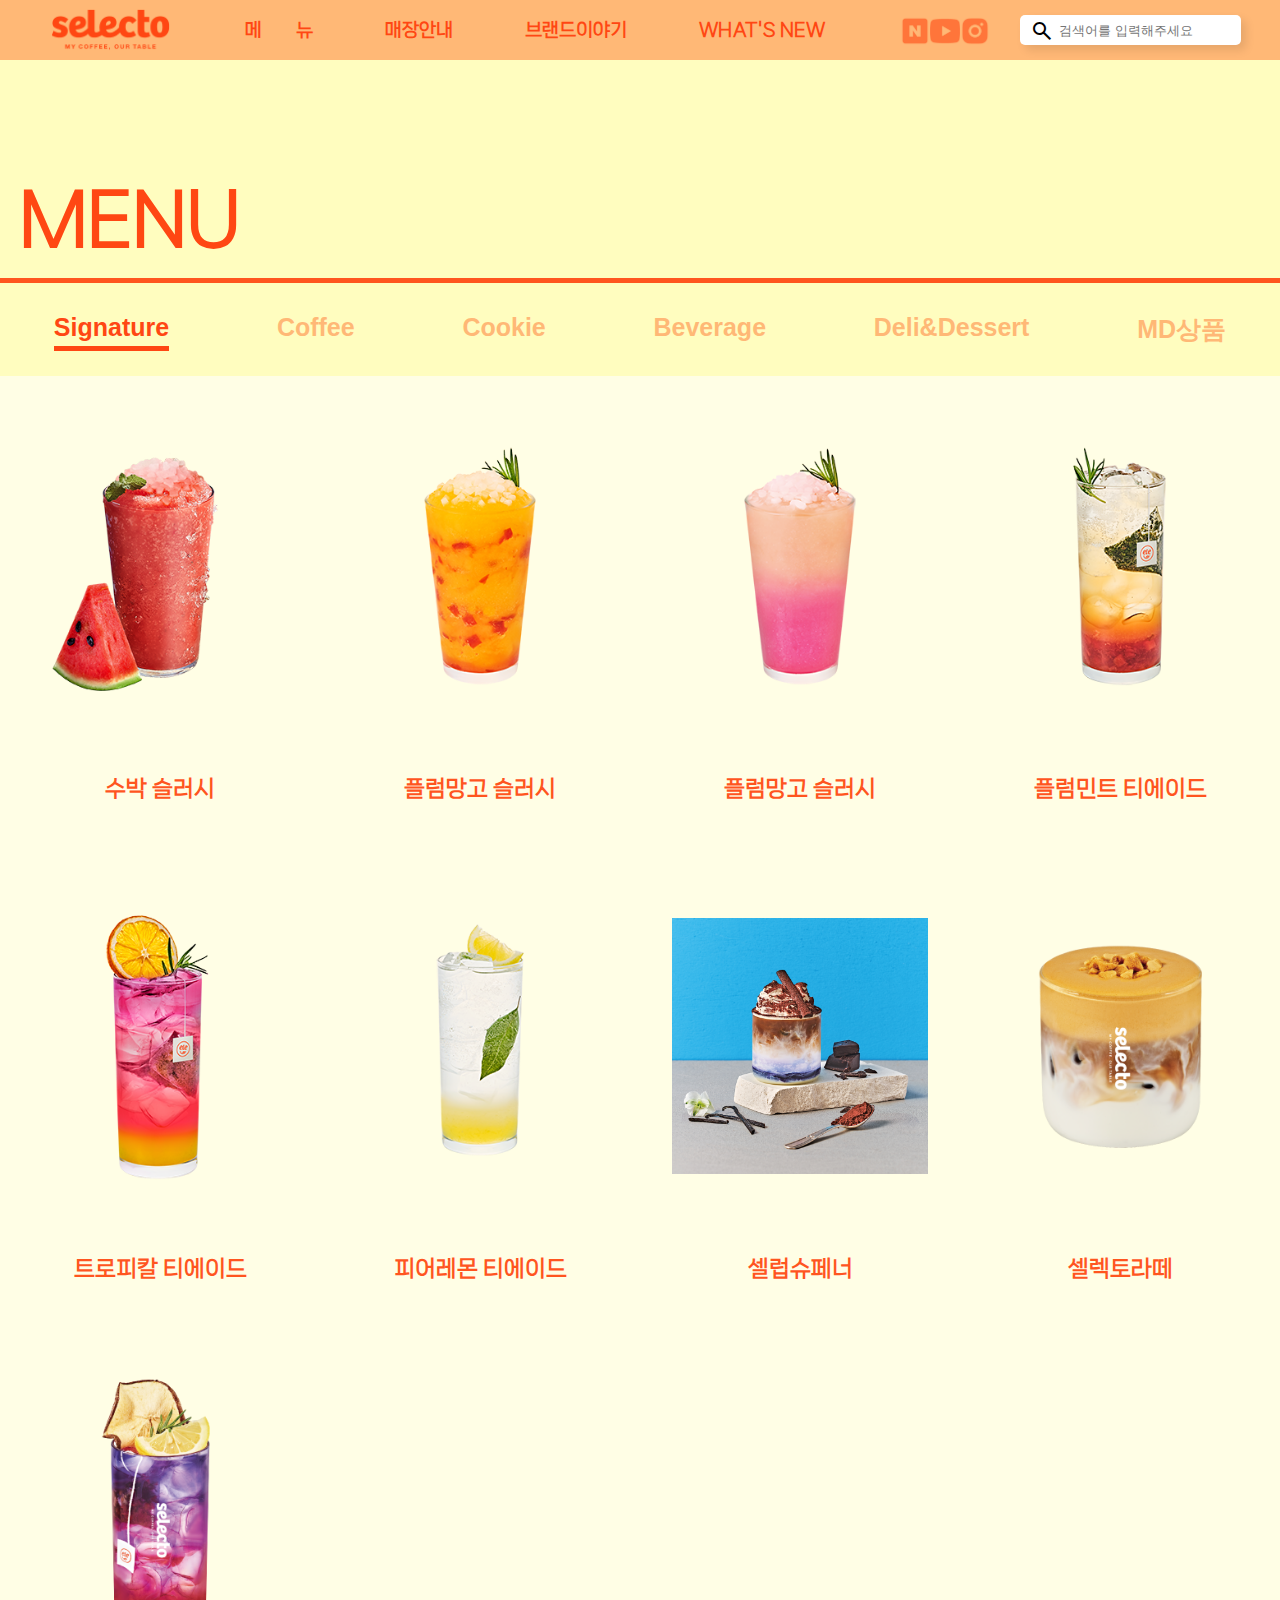
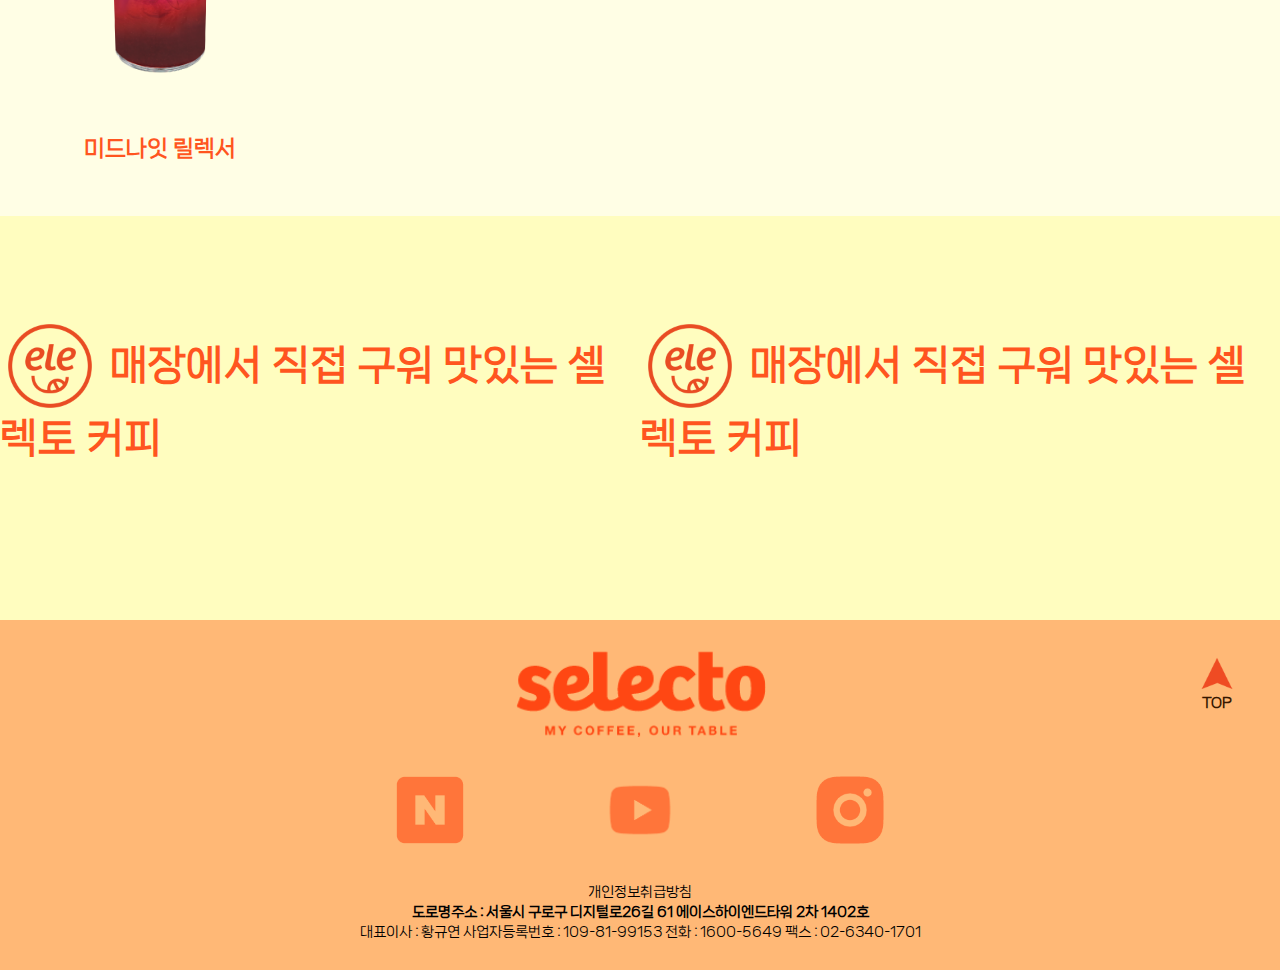
<file: portfo/selecto/index2.html>
<!DOCTYPE html>
<html lang="ko">
  <head>
    <meta charset="UTF-8" />
    <meta http-equiv="X-UA-Compatible" content="IE=edge" />
    <meta name="viewport" content="width=device-width, initial-scale=1.0" />
    <link rel="icon" type="image/png" href="images/ilogo.png" />
    <link rel="stylesheet" href="css/style.css" />
    <link rel="stylesheet" href="css/style2.css" />

    <link
      rel="stylesheet"
      href="https://fonts.googleapis.com/css2?family=Material+Symbols+Outlined:opsz,wght,FILL,GRAD@48,400,0,0"
    />
    <link
      rel="stylesheet"
      href="https://fonts.googleapis.com/css2?family=Material+Symbols+Outlined:opsz,wght,FILL,GRAD@20..48,100..700,0..1,-50..200"
    />

    <title>SELECTO COFFEE</title>
  </head>
  <body>
    <div id="wrap">
      <header>
        <div class="top">
          <div class="logo">
            <a href="index.html"><img src="images/logo.png" alt="logo" /></a>
          </div>
          <nav>
            <div class="topmenu">
              <ul class="gnb">
                <li>
                  <a href="#">메&emsp;&emsp;뉴</a>
                  <ul class="lnb">
                    <li><a href="#">Signature</a></li>
                    <li><a href="#">Coffee</a></li>
                    <li><a href="#">Beverage</a></li>
                    <li><a href="#">Deli&Dessert</a></li>
                    <li><a href="#">MD 상품</a></li>
                  </ul>
                </li>
                <li>
                  <a href="#">매장안내</a>
                  <ul class="lnb">
                    <li><a href="#">매장찾기</a></li>
                  </ul>
                </li>
                <li>
                  <a href="#">브랜드이야기</a>
                  <ul class="lnb">
                    <li><a href="#">브랜드 스토리 </a></li>
                    <li><a href="#">Histroy </a></li>
                    <li><a href="#">경쟁력</a></li>
                  </ul>
                </li>
                <li>
                  <a href="#">WHAT'S NEW</a>
                  <ul class="lnb">
                    <li><a href="#"> 새로운 소식 </a></li>
                    <li><a href="#">보도자료 </a></li>
                  </ul>
                </li>
              </ul>
              <div class="bg"></div>
            </div>
          </nav>
          <ul class="sns">
            <li>
              <a href="#"><img src="images/h-link-naver.png" alt="sns" /></a>
            </li>
            <li>
              <a href="#"><img src="images/h-link-youtube.png" alt="sns" /></a>
            </li>
            <li>
              <a href="#"
                ><img src="images/h-link-instagram.png" alt="sns"
              /></a>
            </li>
            <li>
              <div class="search">
                <div class="btn">
                  <span class="material-symbols-outlined"> search </span>
                </div>
                <input
                  type="search"
                  placeholder="검색어를 입력해주세요"
                  onfocus="this.placeholder=''"
                />
              </div>
            </li>
          </ul>
        </div>
      </header>
      <div class="inner">
        <div class="menu_head">
          <h1>menu</h1>
        </div>
        <div class="menu_category">
          <input type="radio" name="product_menu" id="product_menu1" checked />
          <input type="radio" name="product_menu" id="product_menu2" />
          <input type="radio" name="product_menu" id="product_menu3" />
          <input type="radio" name="product_menu" id="product_menu4" />
          <input type="radio" name="product_menu" id="product_menu5" />
          <input type="radio" name="product_menu" id="product_menu6" />

          <ul class="produst_menubtn">
            <li><label for="product_menu1">signature</label></li>
            <li><label for="product_menu2">coffee</label></li>
            <li><label for="product_menu3">cookie</label></li>
            <li><label for="product_menu4">beverage</label></li>
            <li><label for="product_menu5">Deli&Dessert</label></li>
            <li><label for="product_menu6">MD상품</label></li>
          </ul>
          <section class="menulist">
            <ul>
              <li>
                <ul class="drink menu_info1">
                  <li>
                    <div class="align_center">
                      <img src="meunimages/signature1.png" alt="signature" />
                      <span>수박 슬러시</span>
                      <div class="exinfo">
                        <h1>수박 슬러시</h1>
                        <span>591ml (20oz)</span>
                        <p>시원한 진짜 수박과 달콤쫄깃 코코넛</p>
                        <ul class="pro_nutri">
                          <li>■ 제품 영양 정보</li>
                          <li>
                            <div class="info_nutri">
                              <div class="nutri_left">
                                <ul>
                                  <li>1회 제공량 (kcal) : 293.7</li>
                                  <li>포화지방 (g) : 0.53</li>
                                  <li>단백질 (g) : 2.1</li>
                                </ul>
                              </div>
                              <div class="nutri_right">
                                <ul>
                                  <li>나트륨 (mg) : 17.8</li>
                                  <li>당류 (g) : 67.9</li>
                                  <li>카페인 (mg) : 0</li>
                                </ul>
                              </div>
                            </div>
                          </li>
                          <li>알레르기 유발 물질 : 수박, 코코넛</li>
                        </ul>
                      </div>
                    </div>
                  </li>
                  <li>
                    <div class="align_center">
                      <img src="meunimages/signature2.png" alt="signature" />
                      <span>플럼망고 슬러시</span>
                      <div class="exinfo">
                        <h1>플럼망고 슬러시</h1>
                        <span>591ml (20oz)</span>
                        <p>
                          여름 대표 과일 망고와 상큼한 자두로<br />무더위를
                          없애줄 시원한 슬러시
                        </p>
                        <ul class="pro_nutri">
                          <li>■ 제품 영양 정보</li>
                          <li>
                            <div class="info_nutri">
                              <div class="nutri_left">
                                <ul>
                                  <li>1회 제공량 (kcal) : 303.7</li>
                                  <li>포화지방 (g) : 0</li>
                                  <li>단백질 (g) : 0</li>
                                </ul>
                              </div>
                              <div class="nutri_right">
                                <ul>
                                  <li>나트륨 (mg) : 28.4</li>
                                  <li>당류 (g) : 65</li>
                                  <li>카페인 (mg) : 0</li>
                                </ul>
                              </div>
                            </div>
                          </li>
                          <li>알레르기 유발 물질 : 망고, 자두, 코코넛</li>
                        </ul>
                      </div>
                    </div>
                  </li>
                  <li>
                    <div class="align_center">
                      <img src="meunimages/signature3.png" alt="signature" />
                      <span>플럼망고 슬러시</span>
                      <div class="exinfo">
                        <h1>플라밍고 자몽 슬러시</h1>
                        <span>591ml (20oz)</span>
                        <p>플라밍고가 연상되는 달콤 상큼한<br />자몽 슬러시</p>
                        <ul class="pro_nutri">
                          <li>■ 제품 영양 정보</li>
                          <li>
                            <div class="info_nutri">
                              <div class="nutri_left">
                                <ul>
                                  <li>1회 제공량 (kcal) : 239.9</li>
                                  <li>포화지방 (g) : 0</li>
                                  <li>단백질 (g) : 0.7</li>
                                </ul>
                              </div>
                              <div class="nutri_right">
                                <ul>
                                  <li>나트륨 (mg) : 49.8</li>
                                  <li>당류 (g) : 55.7</li>
                                  <li>카페인 (mg) : 0</li>
                                </ul>
                              </div>
                            </div>
                          </li>
                          <li>알레르기 유발 물질 : 자몽, 코코넛</li>
                        </ul>
                      </div>
                    </div>
                  </li>
                  <li>
                    <div class="align_center">
                      <img src="meunimages/signature4.png" alt="signature" />
                      <span>플럼민트 티에이드</span>

                      <div class="exinfo">
                        <h1>플럼민트 티에이드</h1>
                        <span>591ml (20oz)</span>
                        <p>
                          자두와 레몬의 상큼함이 페퍼민트를 만나<br />
                          여름철 갈증 해소시켜 줄 음료
                        </p>
                        <ul class="pro_nutri">
                          <li>■ 제품 영양 정보</li>
                          <li>
                            <div class="info_nutri">
                              <div class="nutri_left">
                                <ul>
                                  <li>1회 제공량 (kcal) : 188</li>
                                  <li>포화지방 (g) : 0</li>
                                  <li>단백질 (g) : 0</li>
                                </ul>
                              </div>
                              <div class="nutri_right">
                                <ul>
                                  <li>나트륨 (mg) : 14</li>
                                  <li>당류 (g) : 44</li>
                                  <li>카페인 (mg) : 0</li>
                                </ul>
                              </div>
                            </div>
                          </li>
                          <li>알레르기 유발 물질 : 자두, 레몬</li>
                        </ul>
                      </div>
                    </div>
                  </li>
                  <li>
                    <div class="align_center">
                      <img src="meunimages/signature5.png" alt="signature" />
                      <span>트로피칼 티에이드</span>

                      <div class="exinfo">
                        <h1>트로피칼 티에이드</h1>
                        <span>591ml (20oz)</span>
                        <p>
                          열대과일과 캐모마일의 부드러운 맛이<br />조화를 이루는
                          음료
                        </p>
                        <ul class="pro_nutri">
                          <li>■ 제품 영양 정보</li>
                          <li>
                            <div class="info_nutri">
                              <div class="nutri_left">
                                <ul>
                                  <li>1회 제공량 (kcal) : 132</li>
                                  <li>포화지방 (g) : 0</li>
                                  <li>단백질 (g) : 0</li>
                                </ul>
                              </div>
                              <div class="nutri_right">
                                <ul>
                                  <li>나트륨 (mg) : 16</li>
                                  <li>당류 (g) : 29.5</li>
                                  <li>카페인 (mg) : 0</li>
                                </ul>
                              </div>
                            </div>
                          </li>
                          <li>알레르기 유발 물질 : 파인애플, 망고, 오렌지</li>
                        </ul>
                      </div>
                    </div>
                  </li>
                  <li>
                    <div class="align_center">
                      <img src="meunimages/signature6.png" alt="signature" />
                      <span> 피어레몬 티에이드 </span>

                      <div class="exinfo">
                        <h1>피어레몬 티에이드</h1>
                        <span>591ml (20oz)</span>
                        <p>
                          레몬과 레몬 머틀잎으로 배 특유의 맛을<br />끌어올려
                          맛과 청량감을 더한 음료
                        </p>
                        <ul class="pro_nutri">
                          <li></li>
                          <li>
                            ■ 제품 영양 정보
                            <div class="info_nutri">
                              <div class="nutri_left">
                                <ul>
                                  <li>1회 제공량 (kcal) : 160</li>
                                  <li>포화지방 (g) : 0</li>
                                  <li>단백질 (g) : 0</li>
                                </ul>
                              </div>
                              <div class="nutri_right">
                                <ul>
                                  <li>나트륨 (mg) : 9</li>
                                  <li>당류 (g) : 39</li>
                                  <li>카페인 (mg) : 0</li>
                                </ul>
                              </div>
                            </div>
                          </li>
                          <li>알레르기 유발 물질 : 배, 레몬</li>
                        </ul>
                      </div>
                    </div>
                  </li>
                  <li>
                    <div class="align_center">
                      <img src="meunimages/signature7.png" alt="signature" />
                      <span>셀럽슈페너</span>
                      <div class="exinfo">
                        <h1>셀럽슈페너</h1>
                        <span>300ml(10oz)</span>
                        <p>
                          셀렉토를 사랑하는 사람들을 위한<br />
                          스페셜 에스프레소 음료
                        </p>
                        <ul class="pro_nutri">
                          <li>■ 제품 영양 정보</li>
                          <li>
                            <div class="info_nutri">
                              <div class="nutri_left">
                                <ul>
                                  <li>1회 제공량 (kcal) : 468.78</li>
                                  <li>포화지방 (g) : 15.51</li>
                                  <li>단백질 (g) : 10.56</li>
                                </ul>
                              </div>
                              <div class="nutri_right">
                                <ul>
                                  <li>나트륨 (mg) : 175.27</li>
                                  <li>당류 (g) : 44.18</li>
                                  <li>카페인 (mg) : 180</li>
                                </ul>
                              </div>
                            </div>
                          </li>
                          <li>알레르기 유발 물질 : 우유, 대두, 아황산류</li>
                        </ul>
                      </div>
                    </div>
                  </li>
                  <li>
                    <div class="align_center">
                      <img src="meunimages/signature8.png" alt="signature" />
                      <span>셀렉토라떼</span>

                      <div class="exinfo">
                        <h1>셀렉토라떼</h1>
                        <span>300ml(10oz)</span>
                        <p>
                          부드럽고 달콤한 크림을<br />오늘 내 무드에 맞게
                          선택해서<br />
                          즐기는 에스프레소 음료
                        </p>
                        <p>
                          * 크림 선택 :<br />
                          시그니처, 흑임자, 옥수수, 돌체, 달고나
                        </p>
                        <ul class="pro_nutri">
                          <li>■ 제품 영양 정보</li>
                          <li>
                            <div class="info_nutri">
                              <div class="nutri_left">
                                <ul>
                                  <li>1회 제공량 (kcal) : 234.6</li>
                                  <li>포화지방 (g) : 11.3</li>
                                  <li>단백질 (g) : 8.1</li>
                                </ul>
                              </div>
                              <div class="nutri_right">
                                <ul>
                                  <li>나트륨 (mg) : 132.7</li>
                                  <li>당류 (g) : 9.4</li>
                                  <li>카페인 (mg) : 180</li>
                                </ul>
                              </div>
                            </div>
                          </li>
                          <li>알레르기 유발 물질 : 우유, 대두</li>
                        </ul>
                      </div>
                    </div>
                  </li>
                  <li>
                    <div class="align_center">
                      <img src="meunimages/signature9.png" alt="signature" />
                      <span>미드나잇 릴렉서</span>

                      <div class="exinfo">
                        <h1>미드나잇 릴렉서</h1>
                        <span>HOT - 470ml(15oz) / ICE - 591ml(20oz)</span>
                        <p>
                          캐모마일, 사과, 로즈마리로 달콤한 <br />릴렉싱이
                          필요할 때, 언제든 즐겨보세요!
                        </p>
                        <ul class="pro_nutri">
                          <li>■ 제품 영양 정보</li>
                          <li>
                            <div class="info_nutri">
                              <div class="nutri_left">
                                <ul>
                                  <li>1회 제공량 (kcal) : 188.8</li>
                                  <li>포화지방 (g) : 0</li>
                                  <li>단백질 (g) : 0</li>
                                </ul>
                              </div>
                              <div class="nutri_right">
                                <ul>
                                  <li>나트륨 (mg) : 20.8</li>
                                  <li>당류 (g) : 44.8</li>
                                  <li>카페인 (mg) : 0</li>
                                </ul>
                              </div>
                            </div>
                          </li>
                          <li>알레르기 유발 물질 : -</li>
                        </ul>
                      </div>
                    </div>
                  </li>
                </ul>
                <!-- signature 끝 -->
                <ul class="drink menu_info2">
                  <li>
                    <div class="align_center">
                      <img src="meunimages/coffee1.jpg" alt="coffee" />
                      <span>씨리얼 아메리카노</span>
                      <div class="exinfo">
                        <h1>씨리얼 아메리카노</h1>
                        <span>HOT - 470ml(15oz)<br />ICE - 591ml(20oz)</span>
                        <p>
                          낮은 산미와 적당히 묵직한 바디감을<br />가진 고소한
                          에스프레소에 물을 더해 <br />부담없고 깔끔하게 즐기는
                          아메리카노
                        </p>
                        <ul class="pro_nutri">
                          <li>■ 제품 영양 정보</li>
                          <li>
                            <div class="info_nutri">
                              <div class="nutri_left">
                                <ul>
                                  <li>1회 제공량 (kcal) : 13.2</li>
                                  <li>포화지방 (g) : 0</li>
                                  <li>단백질 (g) : 1.3</li>
                                </ul>
                              </div>
                              <div class="nutri_right">
                                <ul>
                                  <li>나트륨 (mg) : 6.6</li>
                                  <li>당류 (g) : 0</li>
                                  <li>카페인 (mg) : 198.6</li>
                                </ul>
                              </div>
                            </div>
                          </li>
                          <li>알레르기 유발 물질 : -</li>
                        </ul>
                      </div>
                    </div>
                  </li>
                  <li>
                    <div class="align_center">
                      <img src="meunimages/coffee2.png" alt="coffee" />
                      <span>하모니 가든 아메리카노</span>
                      <div class="exinfo">
                        <h1>하모니 가든 아메리카노</h1>
                        <span>HOT - 470ml(15oz)<br />ICE - 591ml(20oz)</span>
                        <p>
                          가벼우면서 화사한 산미를 머금은<br />에스프레소에 물을
                          더해 부담없고<br />깔끔하게 즐기는 아메리카
                        </p>
                        <ul class="pro_nutri">
                          <li>■ 제품 영양 정보</li>
                          <li>
                            <div class="info_nutri">
                              <div class="nutri_left">
                                <ul>
                                  <li>1회 제공량 (kcal) : 13.2</li>
                                  <li>포화지방 (g) : 0</li>
                                  <li>단백질 (g) : 1.3</li>
                                </ul>
                              </div>
                              <div class="nutri_right">
                                <ul>
                                  <li>나트륨 (mg) : 6.6</li>
                                  <li>당류 (g) : 0</li>
                                  <li>카페인 (mg) : 198.6</li>
                                </ul>
                              </div>
                            </div>
                          </li>
                          <li>알레르기 유발 물질 : -</li>
                        </ul>
                      </div>
                    </div>
                  </li>
                  <li>
                    <div class="align_center">
                      <img src="meunimages/coffee3.png" alt="coffee" />
                      <span>선라이즈 무드 아메리카노</span>
                      <div class="exinfo">
                        <h1>선라이즈 무드 아메리카노</h1>
                        <span>HOT - 470ml(15oz)<br />ICE - 591ml(20oz)</span>
                        <p>
                          달콤한 브라운 슈가, 다크 초콜릿의 쌈싸름한<br />풍미의
                          셀렉토 정통 에스프레소에 <br />물을 더해 부담없고
                          깔끔하게<br />
                          즐기는 아메리카노
                        </p>
                        <ul class="pro_nutri">
                          <li>■ 제품 영양 정보</li>
                          <li>
                            <div class="info_nutri">
                              <div class="nutri_left">
                                <ul>
                                  <li>1회 제공량 (kcal) : 13.2</li>
                                  <li>포화지방 (g) : 0</li>
                                  <li>단백질 (g) : 1.3</li>
                                </ul>
                              </div>
                              <div class="nutri_right">
                                <ul>
                                  <li>나트륨 (mg) : 6.6</li>
                                  <li>당류 (g) : 0</li>
                                  <li>카페인 (mg) : 198.6</li>
                                </ul>
                              </div>
                            </div>
                          </li>
                          <li>알레르기 유발 물질 : -</li>
                        </ul>
                      </div>
                    </div>
                  </li>
                  <li>
                    <div class="align_center">
                      <img src="meunimages/coffee4.png" alt="coffee" />
                      <span>디 카페인 아메리카노</span>
                      <div class="exinfo">
                        <h1>디 카페인 아메리카노</h1>
                        <span>HOT - 470ml(15oz)<br />ICE - 591ml(20oz)</span>
                        <p>
                          진한 디카페인 에스프레소에 물을 더해<br />부담없고
                          깔끔하게 즐기는 아메리카노
                        </p>
                        <ul class="pro_nutri">
                          <li>■ 제품 영양 정보</li>
                          <li>
                            <div class="info_nutri">
                              <div class="nutri_left">
                                <ul>
                                  <li>1회 제공량 (kcal) : 13.2</li>
                                  <li>포화지방 (g) : 0</li>
                                  <li>단백질 (g) : 1.3</li>
                                </ul>
                              </div>
                              <div class="nutri_right">
                                <ul>
                                  <li>나트륨 (mg) : 6.6</li>
                                  <li>당류 (g) : 0</li>
                                  <li>카페인 (mg) : 19</li>
                                </ul>
                              </div>
                            </div>
                          </li>
                          <li>알레르기 유발 물질 : -</li>
                        </ul>
                      </div>
                    </div>
                  </li>
                  <li>
                    <div class="align_center">
                      <img src="meunimages/coffee5.png" alt="coffee" />
                      <span>셀럽슈페너</span>
                      <div class="exinfo">
                        <h1>셀럽슈페너</h1>
                        <span>300ml(10oz)</span>
                        <p>
                          셀렉토를 사랑하는 사람들을 위한<br />스페셜 에스프레소
                          음료
                        </p>
                        <ul class="pro_nutri">
                          <li>■ 제품 영양 정보</li>
                          <li>
                            <div class="info_nutri">
                              <div class="nutri_left">
                                <ul>
                                  <li>1회 제공량 (kcal) : 468.78</li>
                                  <li>포화지방 (g) : 15.51</li>
                                  <li>단백질 (g) : 10.56</li>
                                </ul>
                              </div>
                              <div class="nutri_right">
                                <ul>
                                  <li>나트륨 (mg) : 175.27</li>
                                  <li>당류 (g) : 44.18</li>
                                  <li>카페인 (mg) : 180</li>
                                </ul>
                              </div>
                            </div>
                          </li>
                          <li>알레르기 유발 물질 : 우유, 대두, 아황산류</li>
                        </ul>
                      </div>
                    </div>
                  </li>
                  <li>
                    <div class="align_center">
                      <img src="meunimages/coffee6.png" alt="coffee" />
                      <span>더 착한 드립커피</span>
                      <div class="exinfo">
                        <h1>더 착한 드립커피</h1>
                        <span>300ml(10oz)</span>
                        <p>
                          까다롭게 엄선한 시즌 원두를 즐기면서<br />기부도
                          함께할 수 있는 #착한커피
                        </p>
                        <ul class="pro_nutri">
                          <li>■ 제품 영양 정보</li>
                          <li>
                            <div class="info_nutri">
                              <div class="nutri_left">
                                <ul>
                                  <li>1회 제공량 (kcal) : 4.2</li>
                                  <li>포화지방 (g) : 0</li>
                                  <li>단백질 (g) : 0</li>
                                </ul>
                              </div>
                              <div class="nutri_right">
                                <ul>
                                  <li>나트륨 (mg) : 0</li>
                                  <li>당류 (g) : 0</li>
                                  <li>카페인 (mg) : 207.7</li>
                                </ul>
                              </div>
                            </div>
                          </li>
                          <li>알레르기 유발 물질 : -</li>
                        </ul>
                      </div>
                    </div>
                  </li>
                  <li>
                    <div class="align_center">
                      <img src="meunimages/coffee7.png" alt="coffee" />
                      <span>시그니처 흑당 라떼</span>
                      <div class="exinfo">
                        <h1>시그니처 흑당 라떼</h1>
                        <span>HOT - 470ml(15oz)<br />ICE - 591ml(20oz)</span>
                        <p>
                          셀렉토만의 비정제 흑당으로 만든<br />달콤한 시그니처
                          에스프레소 음료
                        </p>
                        <ul class="pro_nutri">
                          <li></li>
                          <li>
                            ■ 제품 영양 정보
                            <div class="info_nutri">
                              <div class="nutri_left">
                                <ul>
                                  <li>1회 제공량 (kcal) : 244.2</li>
                                  <li>포화지방 (g) : 4.5</li>
                                  <li>단백질 (g) : 6.7</li>
                                </ul>
                              </div>
                              <div class="nutri_right">
                                <ul>
                                  <li>나트륨 (mg) : 96.6</li>
                                  <li>당류 (g) : 30.1</li>
                                  <li>카페인 (mg) : 198.6</li>
                                </ul>
                              </div>
                            </div>
                          </li>
                          <li>알레르기 유발 물질 : -</li>
                        </ul>
                      </div>
                    </div>
                  </li>
                  <li>
                    <div class="align_center">
                      <img src="meunimages/coffee8.png" alt="coffee" />
                      <span>에스프레소</span>
                      <div class="exinfo">
                        <h1>에스프레소</h1>
                        <span>60ml(2oz)</span>
                        <p>
                          원두별 풍미를 진하게 즐길 수 있는<br />셀렉토 정통
                          에스프레소
                        </p>
                        <ul class="pro_nutri">
                          <li>■ 제품 영양 정보</li>
                          <li>
                            <div class="info_nutri">
                              <div class="nutri_left">
                                <ul>
                                  <li>1회 제공량 (kcal) : 13.2</li>
                                  <li>포화지방 (g) : 0</li>
                                  <li>단백질 (g) : 1.3</li>
                                </ul>
                              </div>
                              <div class="nutri_right">
                                <ul>
                                  <li>나트륨 (mg) : 6.6</li>
                                  <li>당류 (g) : 0</li>
                                  <li>카페인 (mg) : 198.6</li>
                                </ul>
                              </div>
                            </div>
                          </li>
                          <li>알레르기 유발 물질 : -</li>
                        </ul>
                      </div>
                    </div>
                  </li>
                  <li>
                    <div class="align_center">
                      <img src="meunimages/coffee9.png" alt="coffee" />
                      <span>OK'수수</span>
                      <div class="exinfo">
                        <h1>OK'수수</h1>
                        <span>60ml(2oz)</span>
                        <p>
                          달콤 고소한 초당 옥수수 크림에<br />바삭한 콘 다이스를
                          곁들인<br />스페셜 에스프레소
                        </p>
                        <ul class="pro_nutri">
                          <li>■ 제품 영양 정보</li>
                          <li>
                            <div class="info_nutri">
                              <div class="nutri_left">
                                <ul>
                                  <li>1회 제공량 (kcal) : 78.32</li>
                                  <li>포화지방 (g) : 2.5</li>
                                  <li>단백질 (g) : 1.62</li>
                                </ul>
                              </div>
                              <div class="nutri_right">
                                <ul>
                                  <li>나트륨 (mg) : 17</li>
                                  <li>당류 (g) : 0.16</li>
                                  <li>카페인 (mg) : 180</li>
                                </ul>
                              </div>
                            </div>
                          </li>
                          <li>알레르기 유발 물질 : 우유, 대두</li>
                        </ul>
                      </div>
                    </div>
                  </li>
                  <li>
                    <div class="align_center">
                      <img src="meunimages/coffee10.png" alt="coffee" />
                      <span>뉴트로크렘</span>
                      <div class="exinfo">
                        <h1>뉴트로크렘</h1>
                        <span>60ml(2oz)</span>
                        <p>
                          셀렉토에서 재해석한 뉴트로 수제 크림에<br />초콜릿이
                          어우러진 입문용 에스프레소
                        </p>
                        <ul class="pro_nutri">
                          <li>■ 제품 영양 정보</li>
                          <li>
                            <div class="info_nutri">
                              <div class="nutri_left">
                                <ul>
                                  <li>1회 제공량 (kcal) : 90.64</li>
                                  <li>포화지방 (g) : 1.96</li>
                                  <li>단백질 (g) : 1.78</li>
                                </ul>
                              </div>
                              <div class="nutri_right">
                                <ul>
                                  <li>나트륨 (mg) : 24.76</li>
                                  <li>당류 (g) : 9.6</li>
                                  <li>카페인 (mg) : 180</li>
                                </ul>
                              </div>
                            </div>
                          </li>
                          <li>알레르기 유발 물질 : 우유, 대두</li>
                        </ul>
                      </div>
                    </div>
                  </li>
                  <li>
                    <div class="align_center">
                      <img src="meunimages/coffee11.png" alt="coffee" />
                      <span>콘파나</span>
                      <div class="exinfo">
                        <h1>콘파나</h1>
                        <span>60ml(2oz)</span>
                        <p>
                          셀렉토 시그니처 크림을 듬뿍 얹은<br />시그니처
                          에스프레소
                        </p>
                        <ul class="pro_nutri">
                          <li>■ 제품 영양 정보</li>
                          <li>
                            <div class="info_nutri">
                              <div class="nutri_left">
                                <ul>
                                  <li>1회 제공량 (kcal) : 49.76</li>
                                  <li>포화지방 (g) : 2.5</li>
                                  <li>단백질 (g) : 1.62</li>
                                </ul>
                              </div>
                              <div class="nutri_right">
                                <ul>
                                  <li>나트륨 (mg) : 17</li>
                                  <li>당류 (g) : 0.16</li>
                                  <li>카페인 (mg) : 180</li>
                                </ul>
                              </div>
                            </div>
                          </li>
                          <li>알레르기 유발 물질 : 우유, 대두, 아황산류</li>
                        </ul>
                      </div>
                    </div>
                  </li>
                  <li>
                    <div class="align_center">
                      <img src="meunimages/coffee12.png" alt="coffee" />
                      <span>롱 블랙</span>
                      <div class="exinfo">
                        <h1>롱 블랙</h1>
                        <span>300ml(10oz)</span>
                        <p>
                          셀렉토 에스프레소를 더욱 진하고<br />부드럽게 즐길 수
                          있는 에스프레소 음료
                        </p>
                        <ul class="pro_nutri">
                          <li>■ 제품 영양 정보</li>
                          <li>
                            <div class="info_nutri">
                              <div class="nutri_left">
                                <ul>
                                  <li>1회 제공량 (kcal) : 13.2</li>
                                  <li>포화지방 (g) : 0</li>
                                  <li>단백질 (g) : 1.3</li>
                                </ul>
                              </div>
                              <div class="nutri_right">
                                <ul>
                                  <li>나트륨 (mg) : 6.6</li>
                                  <li>당류 (g) : 0</li>
                                  <li>카페인 (mg) : 180</li>
                                </ul>
                              </div>
                            </div>
                          </li>
                          <li>알레르기 유발 물질 : -</li>
                        </ul>
                      </div>
                    </div>
                  </li>
                  <li>
                    <div class="align_center">
                      <img src="meunimages/coffee13.png" alt="coffee" />
                      <span>카라멜 마끼아또</span>
                      <div class="exinfo">
                        <h1>카라멜 마끼아또</h1>
                        <span>HOT - 470ml(15oz)<br />ICE - 591ml(20oz)</span>
                        <p>
                          점을 찍듯 에스프레소를 붓고,<br />카라멜 드리즐로 올려
                          층층이<br />
                          다른 맛을 즐기는 에스프레소 음료
                        </p>
                        <ul class="pro_nutri">
                          <li>■ 제품 영양 정보</li>
                          <li>
                            <div class="info_nutri">
                              <div class="nutri_left">
                                <ul>
                                  <li>1회 제공량 (kcal) : 183.6</li>
                                  <li>포화지방 (g) : 4.9</li>
                                  <li>단백질 (g) : 8.3</li>
                                </ul>
                              </div>
                              <div class="nutri_right">
                                <ul>
                                  <li>나트륨 (mg) : 120.6</li>
                                  <li>당류 (g) : 16.6</li>
                                  <li>카페인 (mg) : 198.6</li>
                                </ul>
                              </div>
                            </div>
                          </li>
                          <li>알레르기 유발 물질 : 우유, 아황산류</li>
                        </ul>
                      </div>
                    </div>
                  </li>
                  <li>
                    <div class="align_center">
                      <img src="meunimages/coffee14.png" alt="coffee" />
                      <span>바닐라빈 라떼</span>
                      <div class="exinfo">
                        <h1>바닐라빈 라떼</h1>
                        <span>HOT - 470ml(15oz)<br />ICE - 591ml(20oz)</span>
                        <p>
                          프리미엄 바닐라빈 시럽에 황금 비율이<br />더해진
                          에스프레소 음료
                        </p>
                        <ul class="pro_nutri">
                          <li>■ 제품 영양 정보</li>
                          <li>
                            <div class="info_nutri">
                              <div class="nutri_left">
                                <ul>
                                  <li>1회 제공량 (kcal) : 205.8</li>
                                  <li>포화지방 (g) : 8.9</li>
                                  <li>단백질 (g) : 8.3</li>
                                </ul>
                              </div>
                              <div class="nutri_right">
                                <ul>
                                  <li>나트륨 (mg) : 130</li>
                                  <li>당류 (g) : 8.9</li>
                                  <li>카페인 (mg) : 198.6</li>
                                </ul>
                              </div>
                            </div>
                          </li>
                          <li>알레르기 유발 물질 : 우유, 아황산류</li>
                        </ul>
                      </div>
                    </div>
                  </li>
                  <li>
                    <div class="align_center">
                      <img src="meunimages/coffee15.png" alt="coffee" />
                      <span>카페모카</span>
                      <div class="exinfo">
                        <h1>카페모카</h1>
                        <span>HOT - 470ml(15oz)<br />ICE - 591ml(20oz)</span>
                        <p>
                          초콜릿과 에스프레소를 섞고,<br />부드러운 휘핑 크림을
                          얹은 에스프레소 음료
                        </p>
                        <ul class="pro_nutri">
                          <li>■ 제품 영양 정보</li>
                          <li>
                            <div class="info_nutri">
                              <div class="nutri_left">
                                <ul>
                                  <li>1회 제공량 (kcal) : 371.8</li>
                                  <li>포화지방 (g) : 4.5</li>
                                  <li>단백질 (g) : 6.7</li>
                                </ul>
                              </div>
                              <div class="nutri_right">
                                <ul>
                                  <li>나트륨 (mg) : 99.7</li>
                                  <li>당류 (g) : 42.1</li>
                                  <li>카페인 (mg) : 198.6</li>
                                </ul>
                              </div>
                            </div>
                          </li>
                          <li>알레르기 유발 물질 : 우유, 대두</li>
                        </ul>
                      </div>
                    </div>
                  </li>
                  <li>
                    <div class="align_center">
                      <img src="meunimages/coffee16.png" alt="coffee" />
                      <span>카푸치노</span>
                      <div class="exinfo">
                        <h1>카푸치노</h1>
                        <span>HOT - 470ml(15oz)<br />ICE - 591ml(20oz)</span>
                        <p>
                          부드러운 우유 거품을 풍성하게<br />올린 에스프레소
                          음료
                        </p>
                        <ul class="pro_nutri">
                          <li>■ 제품 영양 정보</li>
                          <li>
                            <div class="info_nutri">
                              <div class="nutri_left">
                                <ul>
                                  <li>1회 제공량 (kcal) : 183.6</li>
                                  <li>포화지방 (g) : 3.8</li>
                                  <li>단백질 (g) : 5.8</li>
                                </ul>
                              </div>
                              <div class="nutri_right">
                                <ul>
                                  <li>나트륨 (mg) : 81.6</li>
                                  <li>당류 (g) : 6.8</li>
                                  <li>카페인 (mg) : 198.6</li>
                                </ul>
                              </div>
                            </div>
                          </li>
                          <li>알레르기 유발 물질 : 우유</li>
                        </ul>
                      </div>
                    </div>
                  </li>
                  <li>
                    <div class="align_center">
                      <img src="meunimages/coffee17.png" alt="coffee" />
                      <span>더블샷 숏라떼</span>
                      <div class="exinfo">
                        <h1>더블샷 숏라떼</h1>
                        <span>300ml</span>
                        <p>
                          카페라떼보다 부드럽고 진한 풍미를<br />느낄 수 있는
                          에스프레소 음료
                        </p>
                        <ul class="pro_nutri">
                          <li>■ 제품 영양 정보</li>
                          <li>
                            <div class="info_nutri">
                              <div class="nutri_left">
                                <ul>
                                  <li>1회 제공량 (kcal) : 94.4</li>
                                  <li>포화지방 (g) : 3.1</li>
                                  <li>단백질 (g) : 5.1</li>
                                </ul>
                              </div>
                              <div class="nutri_right">
                                <ul>
                                  <li>나트륨 (mg) : 69.1</li>
                                  <li>당류 (g) : 5.6</li>
                                  <li>카페인 (mg) : 180</li>
                                </ul>
                              </div>
                            </div>
                          </li>
                          <li>알레르기 유발 물질 : 우유</li>
                        </ul>
                      </div>
                    </div>
                  </li>
                </ul>
                <!-- coffee 끝 -->
                <ul class="drink menu_info3">
                  <li>
                    <div class="align_center">
                      <img src="meunimages/cookies1.png" alt="cokkies" />
                      <span>크렌베리 화이트 초코 쿠키</span>
                      <div class="cookie_info">
                        <h1>크렌베리 화이트 초코 쿠키</h1>
                        <p>
                          새콤달콤한 크랜베리와 밀크 초콜릿을<br />넣어 만든
                          쫀득한 식감의<br />오리지널 데일리 쿠키
                        </p>
                        <div class="topping_info">
                          <span> 추천 토핑 </span>
                          <ul>
                            <li>
                              <img
                                src="meunimages/cokkie_topping1.jpg"
                                alt="cokkie_topping"
                              />
                              <p>바닐라 아이스크림</p>
                            </li>
                            <li>
                              <img
                                src="meunimages/cokkie_topping2.jpg"
                                alt="cokkie_topping"
                              />
                              <p>연유 드리즐</p>
                            </li>
                            <li>
                              <img
                                src="meunimages/cokkie_topping3.jpg"
                                alt="cokkie_topping"
                              />
                              <p>카라멜 드리즐</p>
                            </li>
                          </ul>
                          <span>알레르기 유발 물질</span>
                          <p>우유, 대두, 밀, 달걀, 아몬드</p>
                        </div>
                      </div>
                    </div>
                  </li>
                  <li>
                    <div class="align_center">
                      <img src="meunimages/cookies2.png" alt="cokkies" />
                      <span>피넛 초콜릿 쿠키</span>
                      <div class="cookie_info">
                        <h1>피넛 초콜릿 쿠키</h1>
                        <p>
                          고소한 피넛 버터의 풍미가 입 안 가득<br />채우는
                          고소함의 끝판왕!
                        </p>
                        <div class="topping_info">
                          <span>추천 토핑</span>
                          <ul>
                            <li>
                              <img
                                src="meunimages/cokkie_topping1.jpg"
                                alt="cokkie_topping"
                              />
                              <p>바닐라 아이스크림</p>
                            </li>
                            <li>
                              <img
                                src="meunimages/cokkie_topping2.jpg"
                                alt="cokkie_topping"
                              />
                              <p>연유 드리즐</p>
                            </li>
                          </ul>
                          <span>알레르기 유발 물질</span>
                          <p>우유, 대두, 밀, 달걀, 땅콩</p>
                        </div>
                      </div>
                    </div>
                  </li>
                  <li>
                    <div class="align_center">
                      <img src="meunimages/cookies3.png" alt="cokkies" />
                      <span>더블 초코 쿠키</span>
                      <div class="cookie_info">
                        <h1>더블 초코 쿠키</h1>
                        <p>
                          꾸덕한 초콜릿을 듬뿍 넣어,<br />풍부한 초콜릿의 맛을
                          즐길 수 있는<br />데일리 쿠키
                        </p>
                        <div class="topping_info">
                          <span>추천 토핑</span>
                          <ul>
                            <li>
                              <img
                                src="meunimages/cokkie_topping1.jpg"
                                alt="cokkie_topping"
                              />
                              <p>바닐라 아이스크림</p>
                            </li>
                            <li>
                              <img
                                src="meunimages/cokkie_topping3.jpg"
                                alt="cokkie_topping"
                              />
                              <p>카라멜 드리즐</p>
                            </li>
                          </ul>
                          <span>알레르기 유발 물질</span>
                          <p>우유, 대두, 밀, 달걀</p>
                        </div>
                      </div>
                    </div>
                  </li>
                  <li>
                    <div class="align_center">
                      <img src="meunimages/cookies4.png" alt="cokkies" />
                      <span>크림 치즈 당근 쿠키</span>
                      <div class="cookie_info">
                        <h1>크림 치즈 당근 쿠키</h1>
                        <p>
                          담백한 당근과 크림치즈를 풍성하게<br />레이어하고,
                          당근 텃 밭을<br />옮겨놓은 쿠키
                        </p>
                        <div class="topping_info">
                          <span>추천 토핑</span>
                          <ul>
                            <li>
                              <p></p>
                            </li>
                            <li>
                              <p></p>
                            </li>
                            <li>
                              <p></p>
                            </li>
                          </ul>
                          <span>알레르기 유발 물질</span>
                          <p>우유, 대두, 밀, 달걀</p>
                        </div>
                      </div>
                    </div>
                  </li>
                  <li>
                    <div class="align_center">
                      <img src="meunimages/cookies5.png" alt="cokkies" />
                      <span>티라미수 쿠키</span>
                      <div class="cookie_info">
                        <h1>티라미수 쿠키</h1>
                        <p>
                          마스카포네 크림 치즈를 가득품은<br />티라미수를 언제,
                          어디서나<br />쿠키로 즐겨보세요!
                        </p>
                        <div class="topping_info">
                          <span>추천 토핑</span>
                          <ul>
                            <li>
                              <p></p>
                            </li>
                            <li>
                              <p></p>
                            </li>
                            <li>
                              <p></p>
                            </li>
                          </ul>
                          <span>알레르기 유발 물질</span>
                          <p>우유, 대두, 밀, 달걀</p>
                        </div>
                      </div>
                    </div>
                  </li>
                </ul>

                <!-- cookie 끝 -->
                <ul class="drink menu_info4">
                  <li>
                    <div class="align_center">
                      <img src="meunimages/beverage1.png" alt="beverage" />
                      <span>그린티 라떼</span>
                      <div class="exinfo">
                        <h1>그린티 라떼</h1>
                        <span>HOT - 470ml(15oz)<br />ICE - 591m(20oz)</span>
                        <p>
                          쌉싸름한 그린티에 고소한 우유를<br />섞어 부드럽게
                          즐기는 라떼 음료
                        </p>
                        <ul class="pro_nutri">
                          <li>■ 제품 영양 정보</li>
                          <li>
                            <div class="info_nutri">
                              <div class="nutri_left">
                                <ul>
                                  <li>1회 제공량 (kcal) : 390</li>
                                  <li>포화지방 (g) : 11.6</li>
                                  <li>단백질 (g) : 6.2</li>
                                </ul>
                              </div>
                              <div class="nutri_right">
                                <ul>
                                  <li>나트륨 (mg) : 169.6</li>
                                  <li>당류 (g) : 37.4</li>
                                  <li>카페인 (mg) : 0</li>
                                </ul>
                              </div>
                            </div>
                          </li>
                          <li>알레르기 유발 물질 : 우유, 대두</li>
                        </ul>
                      </div>
                    </div>
                  </li>
                  <li>
                    <div class="align_center">
                      <img src="meunimages/beverage2.png" alt="beverage" />
                      <span>초콜릿 라떼</span>
                      <div class="exinfo">
                        <h1>초콜릿 라떼</h1>
                        <span>HOT - 470ml(15oz)<br />ICE - 591m(20oz)</span>
                        <p>
                          진한 초콜릿과 휘핑 크림이<br />입 안 가득 녹는 달콤한
                          초콜릿 음료
                        </p>
                        <ul class="pro_nutri">
                          <li>■ 제품 영양 정보</li>
                          <li>
                            <div class="info_nutri">
                              <div class="nutri_left">
                                <ul>
                                  <li>1회 제공량 (kcal) : 415.6</li>
                                  <li>포화지방 (g) : 11.4</li>
                                  <li>단백질 (g) : 7.4</li>
                                </ul>
                              </div>
                              <div class="nutri_right">
                                <ul>
                                  <li>나트륨 (mg) : 153.1</li>
                                  <li>당류 (g) : 42.4</li>
                                  <li>카페인 (mg) : 0</li>
                                </ul>
                              </div>
                            </div>
                          </li>
                          <li>알레르기 유발 물질 : 우유, 대두</li>
                        </ul>
                      </div>
                    </div>
                  </li>
                  <li>
                    <div class="align_center">
                      <img src="meunimages/beverage3.png" alt="beverage" />
                      <span>흑임자 오트 라떼</span>
                      <div class="exinfo">
                        <h1>흑임자 오트 라떼</h1>
                        <span>HOT - 470ml(15oz)<br />ICE - 591m(20oz)</span>
                        <p>
                          고소한 흑임자에 오트를 더해,<br />더욱 풍부해진
                          고소함!<br />
                          스페셜하게 즐길 수 있는 흑임자 음료
                        </p>
                        <ul class="pro_nutri">
                          <li>■ 제품 영양 정보</li>
                          <li>
                            <div class="info_nutri">
                              <div class="nutri_left">
                                <ul>
                                  <li>1회 제공량 (kcal) : 421.7</li>
                                  <li>포화지방 (g) : 14.2</li>
                                  <li>단백질 (g) : 6.7</li>
                                </ul>
                              </div>
                              <div class="nutri_right">
                                <ul>
                                  <li>나트륨 (mg) : 139.2</li>
                                  <li>당류 (g) : 28.2</li>
                                  <li>카페인 (mg) : 0</li>
                                </ul>
                              </div>
                            </div>
                          </li>
                          <li>알레르기 유발 물질 : 우유, 대두</li>
                        </ul>
                      </div>
                    </div>
                  </li>
                  <li>
                    <div class="align_center">
                      <img src="meunimages/beverage4.png" alt="beverage" />
                      <span>시그니처 흑당 버블티</span>
                      <div class="exinfo">
                        <h1>시그니처 흑당 버블티</h1>
                        <span>591ml(20oz)</span>
                        <p>
                          비정제 흑당 시럽의 풍미와 쫄깃한 버블을<br />함께
                          즐기는 라떼 음료
                        </p>
                        <ul class="pro_nutri">
                          <li>■ 제품 영양 정보</li>
                          <li>
                            <div class="info_nutri">
                              <div class="nutri_left">
                                <ul>
                                  <li>1회 제공량 (kcal) : 421.5</li>
                                  <li>포화지방 (g) : 4.1</li>
                                  <li>단백질 (g) : 5.9</li>
                                </ul>
                              </div>
                              <div class="nutri_right">
                                <ul>
                                  <li>나트륨 (mg) : 102</li>
                                  <li>당류 (g) : 50.9</li>
                                  <li>카페인 (mg) : 0</li>
                                </ul>
                              </div>
                            </div>
                          </li>
                          <li>알레르기 유발 물질 : 우유, 대두</li>
                        </ul>
                      </div>
                    </div>
                  </li>
                  <li>
                    <div class="align_center">
                      <img src="meunimages/beverage5.png" alt="beverage" />
                      <span> 달고나 크림 버블티</span>
                      <div class="exinfo">
                        <h1>달고나 크림 버블티</h1>
                        <span>591ml(20oz)</span>
                        <p>
                          달콤하고 부드러운 달고나 크림을<br />듬뿍 얹은,
                          달고나<br />
                          본연의 맛을 담은 버블 음료
                        </p>
                        <ul class="pro_nutri">
                          <li>■ 제품 영양 정보</li>
                          <li>
                            <div class="info_nutri">
                              <div class="nutri_left">
                                <ul>
                                  <li>1회 제공량 (kcal) : 580.8</li>
                                  <li>포화지방 (g) : 9.9</li>
                                  <li>단백질 (g) : 7.2</li>
                                </ul>
                              </div>
                              <div class="nutri_right">
                                <ul>
                                  <li>나트륨 (mg) : 173.4</li>
                                  <li>당류 (g) : 71.8</li>
                                  <li>카페인 (mg) : 0</li>
                                </ul>
                              </div>
                            </div>
                          </li>
                          <li>알레르기 유발 물질 : 우유, 대두</li>
                        </ul>
                      </div>
                    </div>
                  </li>
                  <li>
                    <div class="align_center">
                      <img src="meunimages/beverage6.png" alt="beverage" />
                      <span>버블 로얄 밀크티</span>
                      <div class="exinfo">
                        <h1>버블 로얄 밀크티</h1>
                        <span>591ml(20oz)</span>
                        <p>
                          향긋한 홍차를 우려낸 밀크티에 <br />쫄깃한 버블을
                          함께<br />
                          즐기는 라떼 음료
                        </p>
                        <ul class="pro_nutri">
                          <li>■ 제품 영양 정보</li>
                          <li>
                            <div class="info_nutri">
                              <div class="nutri_left">
                                <ul>
                                  <li>1회 제공량 (kcal) : 368.3</li>
                                  <li>포화지방 (g) : 8.4</li>
                                  <li>단백질 (g) : 5.7</li>
                                </ul>
                              </div>
                              <div class="nutri_right">
                                <ul>
                                  <li>나트륨 (mg) : 144.9</li>
                                  <li>당류 (g) : 36.9</li>
                                  <li>카페인 (mg) : 45</li>
                                </ul>
                              </div>
                            </div>
                          </li>
                          <li>알레르기 유발 물질 : 우유</li>
                        </ul>
                      </div>
                    </div>
                  </li>
                  <li>
                    <div class="align_center">
                      <img src="meunimages/beverage7.png" alt="beverage" />
                      <span>바닐라 초코 프라페</span>
                      <div class="exinfo">
                        <h1>바닐라 초코 프라페</h1>
                        <span>591ml(20oz)</span>
                        <p>
                          부드러운 바닐라 프라페에 진한<br />초콜릿을 그대로
                          담아,<br />
                          찐하게 즐기는 아이스 블렌디드 음료
                        </p>
                        <ul class="pro_nutri">
                          <li></li>
                          <li>
                            ■ 제품 영양 정보
                            <div class="info_nutri">
                              <div class="nutri_left">
                                <ul>
                                  <li>1회 제공량 (kcal) : 434.7</li>
                                  <li>포화지방 (g) : 5.7</li>
                                  <li>단백질 (g) : 8.7</li>
                                </ul>
                              </div>
                              <div class="nutri_right">
                                <ul>
                                  <li>나트륨 (mg) : 163</li>
                                  <li>당류 (g) : 53.5</li>
                                  <li>카페인 (mg) : 0</li>
                                </ul>
                              </div>
                            </div>
                          </li>
                          <li>알레르기 유발 물질 : 우유, 대두</li>
                        </ul>
                      </div>
                    </div>
                  </li>
                  <li>
                    <div class="align_center">
                      <img src="meunimages/beverage8.png" alt="beverage" />
                      <span>달고나 크런치 프라페</span>
                      <div class="exinfo">
                        <h1>달고나 크런치 프라페</h1>
                        <span>591ml(20oz)</span>
                        <p>
                          바삭한 달고나 크런치가 재밌게<br />씹하는 달콤한
                          아이스 블렌디드 음료
                        </p>
                        <ul class="pro_nutri">
                          <li>■ 제품 영양 정보</li>
                          <li>
                            <div class="info_nutri">
                              <div class="nutri_left">
                                <ul>
                                  <li>1회 제공량 (kcal) : 575.3</li>
                                  <li>포화지방 (g) : 5.3</li>
                                  <li>단백질 (g) : 8.3</li>
                                </ul>
                              </div>
                              <div class="nutri_right">
                                <ul>
                                  <li>나트륨 (mg) : 305.5</li>
                                  <li>당류 (g) : 84.9</li>
                                  <li>카페인 (mg) : 0</li>
                                </ul>
                              </div>
                            </div>
                          </li>
                          <li>알레르기 유발 물질 : 우유, 대두</li>
                        </ul>
                      </div>
                    </div>
                  </li>
                  <li>
                    <div class="align_center">
                      <img src="meunimages/beverage9.png" alt="beverage" />
                      <span>오트 그린티 프라페</span>
                      <div class="exinfo">
                        <h1>오트 그린티 프라페</h1>
                        <span>591ml(20oz)</span>
                        <p>
                          쌉싸름한 녹차 풍미에 오트를 곁들어<br />고소한 여운이
                          입 안 가득<br />채우는 아이스 블렌디드 음료
                        </p>
                        <ul class="pro_nutri">
                          <li>■ 제품 영양 정보</li>
                          <li>
                            <div class="info_nutri">
                              <div class="nutri_left">
                                <ul>
                                  <li>1회 제공량 (kcal) : 455.4</li>
                                  <li>포화지방 (g) : 9.5</li>
                                  <li>단백질 (g) : 7.7</li>
                                </ul>
                              </div>
                              <div class="nutri_right">
                                <ul>
                                  <li>나트륨 (mg) : 175.6</li>
                                  <li>당류 (g) : 45.6</li>
                                  <li>카페인 (mg) : 0</li>
                                </ul>
                              </div>
                            </div>
                          </li>
                          <li>알레르기 유발 물질 : 우유, 대두</li>
                        </ul>
                      </div>
                    </div>
                  </li>
                  <li>
                    <div class="align_center">
                      <img src="meunimages/beverage10.png" alt="beverage" />
                      <span>플레인 요거 프라페</span>
                      <div class="exinfo">
                        <h1>플레인 요거 프라페</h1>
                        <span>591ml(20oz)</span>
                        <p>
                          요거트와 신선한 우유를 넣고 갈아,<br />상큼하고
                          깔끔하게<br />
                          즐기는 아이스 블렌디드 음료
                        </p>
                        <ul class="pro_nutri">
                          <li>■ 제품 영양 정보</li>
                          <li>
                            <div class="info_nutri">
                              <div class="nutri_left">
                                <ul>
                                  <li>1회 제공량 (kcal) : 529</li>
                                  <li>포화지방 (g) : 5</li>
                                  <li>단백질 (g) : 6</li>
                                </ul>
                              </div>
                              <div class="nutri_right">
                                <ul>
                                  <li>나트륨 (mg) : 100</li>
                                  <li>당류 (g) : 66.8</li>
                                  <li>카페인 (mg) : 0</li>
                                </ul>
                              </div>
                            </div>
                          </li>
                          <li>알레르기 유발 물질 : 우유</li>
                        </ul>
                      </div>
                    </div>
                  </li>
                  <li>
                    <div class="align_center">
                      <img src="meunimages/beverage11.png" alt="beverage" />
                      <span>스트로베리 요거 프라페</span>
                      <div class="exinfo">
                        <h1>스트로베리 요거 프라페</h1>
                        <span>591ml(20oz)</span>
                        <p>
                          상큼한 요거트와 딸기 과육이 씹혀<br />무조건 믿고 먹는
                          조합의<br />아이스 블렌디드 음료
                        </p>
                        <ul class="pro_nutri">
                          <li>■ 제품 영양 정보</li>
                          <li>
                            <div class="info_nutri">
                              <div class="nutri_left">
                                <ul>
                                  <li>1회 제공량 (kcal) : 540.2</li>
                                  <li>포화지방 (g) : 4.5</li>
                                  <li>단백질 (g) : 5.7</li>
                                </ul>
                              </div>
                              <div class="nutri_right">
                                <ul>
                                  <li>나트륨 (mg) : 100</li>
                                  <li>당류 (g) : 76.3</li>
                                  <li>카페인 (mg) : 0</li>
                                </ul>
                              </div>
                            </div>
                          </li>
                          <li>알레르기 유발 물질 : 우유</li>
                        </ul>
                      </div>
                    </div>
                  </li>
                  <li>
                    <div class="align_center">
                      <img src="meunimages/beverage12.png" alt="beverage" />
                      <span>애플 요거 비안코 프라페</span>
                      <div class="exinfo">
                        <h1>애플 요거 비안코 프라페</h1>
                        <span>591ml(20oz)</span>
                        <p>
                          요거트에 달콤한 사과를 곁들여,<br />사과 샤베트를 연상
                          시키는<br />아이스 블렌디드 음료
                        </p>
                        <ul class="pro_nutri">
                          <li>■ 제품 영양 정보</li>
                          <li>
                            <div class="info_nutri">
                              <div class="nutri_left">
                                <ul>
                                  <li>1회 제공량 (kcal) : 546.2</li>
                                  <li>포화지방 (g) : 4.5</li>
                                  <li>단백질 (g) : 5.4</li>
                                </ul>
                              </div>
                              <div class="nutri_right">
                                <ul>
                                  <li>나트륨 (mg) : 104</li>
                                  <li>당류 (g) : 80.3</li>
                                  <li>카페인 (mg) : 0</li>
                                </ul>
                              </div>
                            </div>
                          </li>
                          <li>알레르기 유발 물질 : 우유</li>
                        </ul>
                      </div>
                    </div>
                  </li>
                  <li>
                    <div class="align_center">
                      <img src="meunimages/beverage13.png" alt="beverage" />
                      <span>더 진한 딸기 스무디</span>
                      <div class="exinfo">
                        <h1>더 진한 딸기 스무디</h1>
                        <span>591ml(20oz)</span>
                        <p>
                          달콤한 딸기 풍미를 그대로 담은,<br />시원하게 즐기는
                          아이스 블렌디드 음료
                        </p>
                        <ul class="pro_nutri">
                          <li>■ 제품 영양 정보</li>
                          <li>
                            <div class="info_nutri">
                              <div class="nutri_left">
                                <ul>
                                  <li>1회 제공량 (kcal) : 382</li>
                                  <li>포화지방 (g) : 0</li>
                                  <li>단백질 (g) : 1.6</li>
                                </ul>
                              </div>
                              <div class="nutri_right">
                                <ul>
                                  <li>나트륨 (mg) : 34</li>
                                  <li>당류 (g) : 72</li>
                                  <li>카페인 (mg) : 0</li>
                                </ul>
                              </div>
                            </div>
                          </li>
                          <li>알레르기 유발 물질 : -</li>
                        </ul>
                      </div>
                    </div>
                  </li>
                  <li>
                    <div class="align_center">
                      <img src="meunimages/beverage14.png" alt="beverage" />
                      <span>더 진한 망고 스무디</span>
                      <div class="exinfo">
                        <h1>더 진한 망고 스무디</h1>
                        <span>591ml(20oz)</span>
                        <p>
                          달콤한 망고의 풍미를 그대로 담은,<br />시원하게 즐기는
                          아이스 블렌디드 음료
                        </p>
                        <ul class="pro_nutri">
                          <li>■ 제품 영양 정보</li>
                          <li>
                            <div class="info_nutri">
                              <div class="nutri_left">
                                <ul>
                                  <li>1회 제공량 (kcal) : 358</li>
                                  <li>포화지방 (g) : 0</li>
                                  <li>단백질 (g) : 1.2</li>
                                </ul>
                              </div>
                              <div class="nutri_right">
                                <ul>
                                  <li>나트륨 (mg) : 30</li>
                                  <li>당류 (g) : 68</li>
                                  <li>카페인 (mg) : 0</li>
                                </ul>
                              </div>
                            </div>
                          </li>
                          <li>알레르기 유발 물질 : -</li>
                        </ul>
                      </div>
                    </div>
                  </li>
                  <li>
                    <div class="align_center">
                      <img src="meunimages/beverage15.png" alt="beverage" />
                      <span>미드나잇 릴렉서</span>
                      <div class="exinfo">
                        <h1>미드나잇 릴렉서</h1>
                        <span>HOT - 470ml(15oz)<br />ICE - 591ml(20oz)</span>
                        <p>
                          캐모마일, 사과, 로즈마리의 달콤함과,<br />
                          풍부한 비타민으로 릴렉싱이 필요할 때<br />언제는
                          즐겨보세요!
                        </p>
                        <ul class="pro_nutri">
                          <li>■ 제품 영양 정보</li>
                          <li>
                            <div class="info_nutri">
                              <div class="nutri_left">
                                <ul>
                                  <li>1회 제공량 (kcal) : 188.8</li>
                                  <li>포화지방 (g) : 0</li>
                                  <li>단백질 (g) : 0</li>
                                </ul>
                              </div>
                              <div class="nutri_right">
                                <ul>
                                  <li>나트륨 (mg) : 20.8</li>
                                  <li>당류 (g) : 44.8</li>
                                  <li>카페인 (mg) : 0</li>
                                </ul>
                              </div>
                            </div>
                          </li>
                          <li>알레르기 유발 물질 : -</li>
                        </ul>
                      </div>
                    </div>
                  </li>
                  <li>
                    <div class="align_center">
                      <img src="meunimages/beverage16.png" alt="beverage" />
                      <span>오리지널 아이스티</span>
                      <div class="exinfo">
                        <h1>오리지널 아이스티</h1>
                        <span>591ml(20oz)</span>
                        <p>
                          은은한 홍차와 북숭아 풍미의 조화로,<br />깔끔하게
                          즐기는 티 베리에이션 음료
                        </p>
                        <ul class="pro_nutri">
                          <li>■ 제품 영양 정보</li>
                          <li>
                            <div class="info_nutri">
                              <div class="nutri_left">
                                <ul>
                                  <li>1회 제공량 (kcal) : 288</li>
                                  <li>포화지방 (g) : 0</li>
                                  <li>단백질 (g) : 0</li>
                                </ul>
                              </div>
                              <div class="nutri_right">
                                <ul>
                                  <li>나트륨 (mg) : 25.2</li>
                                  <li>당류 (g) : 69.1</li>
                                  <li>카페인 (mg) : 45</li>
                                </ul>
                              </div>
                            </div>
                          </li>
                          <li>알레르기 유발 물질 : 복숭아</li>
                        </ul>
                      </div>
                    </div>
                  </li>
                  <li>
                    <div class="align_center">
                      <img src="meunimages/beverage17.png" alt="beverage" />
                      <span>작설차</span>
                      <div class="exinfo">
                        <h1>작설차</h1>
                        <span>HOT - 470ml(15oz)<br />ICE - 591ml(20oz)</span>
                        <p>
                          더 부드럽고 산뜻하게 즐기는<br />어린 잎으로 만든 녹차
                        </p>
                        <ul class="pro_nutri">
                          <li>■ 제품 영양 정보</li>
                          <li>
                            <div class="info_nutri">
                              <div class="nutri_left">
                                <ul>
                                  <li>1회 제공량 (kcal) : 0</li>
                                  <li>포화지방 (g) : 0</li>
                                  <li>단백질 (g) : 0</li>
                                </ul>
                              </div>
                              <div class="nutri_right">
                                <ul>
                                  <li>나트륨 (mg) : 0</li>
                                  <li>당류 (g) : 0</li>
                                  <li>카페인 (mg) : 17.8</li>
                                </ul>
                              </div>
                            </div>
                          </li>
                          <li>알레르기 유발 물질 : -</li>
                        </ul>
                      </div>
                    </div>
                  </li>
                  <li>
                    <div class="align_center">
                      <img src="meunimages/beverage18.png" alt="beverage" />
                      <span>잉글리쉬 브렉퍼스트</span>
                      <div class="exinfo">
                        <h1>잉글리쉬 브렉퍼스트</h1>
                        <span>HOT - 470ml(15oz)<br />ICE - 591ml(20oz)</span>
                        <p>홍차 본연의 풍부한 향을 전하는 대표 홍차</p>
                        <ul class="pro_nutri">
                          <li>■ 제품 영양 정보</li>
                          <li>
                            <div class="info_nutri">
                              <div class="nutri_left">
                                <ul>
                                  <li>1회 제공량 (kcal) : 0</li>
                                  <li>포화지방 (g) : 0</li>
                                  <li>단백질 (g) : 0</li>
                                </ul>
                              </div>
                              <div class="nutri_right">
                                <ul>
                                  <li>나트륨 (mg) : 0</li>
                                  <li>당류 (g) : 0</li>
                                  <li>카페인 (mg) : 45</li>
                                </ul>
                              </div>
                            </div>
                          </li>
                          <li>알레르기 유발 물질 : -</li>
                        </ul>
                      </div>
                    </div>
                  </li>
                  <li>
                    <div class="align_center">
                      <img src="meunimages/beverage19.png" alt="beverage" />
                      <span>얼그레이</span>
                      <div class="exinfo">
                        <h1>얼그레이</h1>
                        <span>HOT - 470ml(15oz)<br />ICE - 591ml(20oz)</span>
                        <p>
                          향긋한 베르가못 향이 입 안 가득<br />채우는 가향 홍차
                        </p>
                        <ul class="pro_nutri">
                          <li>■ 제품 영양 정보</li>
                          <li>
                            <div class="info_nutri">
                              <div class="nutri_left">
                                <ul>
                                  <li>1회 제공량 (kcal) : 0</li>
                                  <li>포화지방 (g) : 0</li>
                                  <li>단백질 (g) : 0</li>
                                </ul>
                              </div>
                              <div class="nutri_right">
                                <ul>
                                  <li>나트륨 (mg) : 0</li>
                                  <li>당류 (g) : 0</li>
                                  <li>카페인 (mg) : 60</li>
                                </ul>
                              </div>
                            </div>
                          </li>
                          <li>알레르기 유발 물질 : -</li>
                        </ul>
                      </div>
                    </div>
                  </li>
                  <li>
                    <div class="align_center">
                      <img src="meunimages/beverage20.png" alt="beverage" />
                      <span>루이보스</span>
                      <div class="exinfo">
                        <h1>루이보스</h1>
                        <span>HOT - 470ml(15oz)<br />ICE - 591ml(20oz)</span>
                        <p>
                          카페인이 없어 누구나 부담없이<br />즐길 수 있는 은은한
                          단 맛의 허브티
                        </p>
                        <ul class="pro_nutri">
                          <li>■ 제품 영양 정보</li>
                          <li>
                            <div class="info_nutri">
                              <div class="nutri_left">
                                <ul>
                                  <li>1회 제공량 (kcal) : 0</li>
                                  <li>포화지방 (g) : 0</li>
                                  <li>단백질 (g) : 0</li>
                                </ul>
                              </div>
                              <div class="nutri_right">
                                <ul>
                                  <li>나트륨 (mg) : 0</li>
                                  <li>당류 (g) : 0</li>
                                  <li>카페인 (mg) : 0</li>
                                </ul>
                              </div>
                            </div>
                          </li>
                          <li>알레르기 유발 물질 : -</li>
                        </ul>
                      </div>
                    </div>
                  </li>
                  <li>
                    <div class="align_center">
                      <img src="meunimages/beverage21.png" alt="beverage" />
                      <span>캐모마일</span>
                      <div class="exinfo">
                        <h1>캐모마일</h1>
                        <span>HOT - 470ml(15oz)<br />ICE - 591ml(20oz)</span>
                        <p>
                          캐모마일 꽃의 향긋함을 즐길 수 있는<br />감미로운
                          허브티
                        </p>
                        <ul class="pro_nutri">
                          <li>■ 제품 영양 정보</li>
                          <li>
                            <div class="info_nutri">
                              <div class="nutri_left">
                                <ul>
                                  <li>1회 제공량 (kcal) : 0</li>
                                  <li>포화지방 (g) : 0</li>
                                  <li>단백질 (g) : 0</li>
                                </ul>
                              </div>
                              <div class="nutri_right">
                                <ul>
                                  <li>나트륨 (mg) : 0</li>
                                  <li>당류 (g) : 0</li>
                                  <li>카페인 (mg) : 0</li>
                                </ul>
                              </div>
                            </div>
                          </li>
                          <li>알레르기 유발 물질 : -</li>
                        </ul>
                      </div>
                    </div>
                  </li>
                  <li>
                    <div class="align_center">
                      <img src="meunimages/beverage22.png" alt="beverage" />
                      <span>페퍼민트</span>
                      <div class="exinfo">
                        <h1>페퍼민트</h1>
                        <span>HOT - 470ml(15oz)<br />ICE - 591ml(20oz)</span>
                        <p>
                          박하향과 같은 깔끔한 청량감으로<br />
                          기분까지 상쾌해지는 허브티
                        </p>
                        <ul class="pro_nutri">
                          <li>■ 제품 영양 정보</li>
                          <li>
                            <div class="info_nutri">
                              <div class="nutri_left">
                                <ul>
                                  <li>1회 제공량 (kcal) : 0</li>
                                  <li>포화지방 (g) : 0</li>
                                  <li>단백질 (g) : 0</li>
                                </ul>
                              </div>
                              <div class="nutri_right">
                                <ul>
                                  <li>나트륨 (mg) : 0</li>
                                  <li>당류 (g) : 0</li>
                                  <li>카페인 (mg) : 0</li>
                                </ul>
                              </div>
                            </div>
                          </li>
                          <li>알레르기 유발 물질 : -</li>
                        </ul>
                      </div>
                    </div>
                  </li>
                  <li>
                    <div class="align_center">
                      <img src="meunimages/beverage23.png" alt="beverage" />
                      <span>로얄 밀크티</span>
                      <div class="exinfo">
                        <h1>로얄 밀크티</h1>
                        <span>HOT - 470ml(15oz)<br />ICE - 591ml(20oz)</span>
                        <p>
                          향긋한 홍차를 우유에 우려내어,<br />부드럽고 달콤하게
                          즐기는 티 라떼 음료
                        </p>
                        <ul class="pro_nutri">
                          <li>■ 제품 영양 정보</li>
                          <li>
                            <div class="info_nutri">
                              <div class="nutri_left">
                                <ul>
                                  <li>1회 제공량 (kcal) : 258.3</li>
                                  <li>포화지방 (g) : 8.4</li>
                                  <li>단백질 (g) : 5.7</li>
                                </ul>
                              </div>
                              <div class="nutri_right">
                                <ul>
                                  <li>나트륨 (mg) : 141.9</li>
                                  <li>당류 (g) : 25.9</li>
                                  <li>카페인 (mg) : 45</li>
                                </ul>
                              </div>
                            </div>
                          </li>
                          <li>알레르기 유발 물질 : 우유</li>
                        </ul>
                      </div>
                    </div>
                  </li>
                  <li>
                    <div class="align_center">
                      <img src="meunimages/beverage24.png" alt="beverage" />
                      <span>비타 부스터</span>
                      <div class="exinfo">
                        <h1>비타 부스터</h1>
                        <span>591ml(20oz)</span>
                        <p>
                          물 한 방울 섞지 않고, 비타민이<br />풍부한 오렌지,
                          자몽, 파인애플 등을<br />그대로 착즙한 클렌즈 주스
                        </p>
                        <ul class="pro_nutri">
                          <li>■ 제품 영양 정보</li>
                          <li>
                            <div class="info_nutri">
                              <div class="nutri_left">
                                <ul>
                                  <li>1회 제공량 (kcal) : 103</li>
                                  <li>포화지방 (g) : 0</li>
                                  <li>단백질 (g) : 1</li>
                                </ul>
                              </div>
                              <div class="nutri_right">
                                <ul>
                                  <li>나트륨 (mg) : 23</li>
                                  <li>당류 (g) : 18</li>
                                  <li>카페인 (mg) : 0</li>
                                </ul>
                              </div>
                            </div>
                          </li>
                          <li>알레르기 유발 물질 : 오렌지, 자몽, 파인애플</li>
                        </ul>
                      </div>
                    </div>
                  </li>
                  <li>
                    <div class="align_center">
                      <img src="meunimages/beverage25.png" alt="beverage" />
                      <span>벤자민 주스</span>
                      <div class="exinfo">
                        <h1>벤자민 주스</h1>
                        <span>591ml(20oz)</span>
                        <p>
                          물 한 방울 섞지 않고, 안토시아닌이<br />
                          풍부한 블루베리, 블랙베리를 그대로<br />착즙한 클렌즈
                          주스
                        </p>
                        <ul class="pro_nutri">
                          <li>■ 제품 영양 정보</li>
                          <li>
                            <div class="info_nutri">
                              <div class="nutri_left">
                                <ul>
                                  <li>1회 제공량 (kcal) : 128</li>
                                  <li>포화지방 (g) : 0</li>
                                  <li>단백질 (g) : 0.7</li>
                                </ul>
                              </div>
                              <div class="nutri_right">
                                <ul>
                                  <li>나트륨 (mg) : 51</li>
                                  <li>당류 (g) : 31</li>
                                  <li>카페인 (mg) : 0</li>
                                </ul>
                              </div>
                            </div>
                          </li>
                          <li>알레르기 유발 물질 : 블루베리, 블랙베리</li>
                        </ul>
                      </div>
                    </div>
                  </li>
                  <li>
                    <div class="align_center">
                      <img src="meunimages/beverage26.png" alt="beverage" />
                      <span>그린-톡스</span>
                      <div class="exinfo">
                        <h1>그린-톡스</h1>
                        <span>591ml(20oz)</span>
                        <p>
                          물 한 방울 섞지 않고, 정화 작용에 <br />좋은 녹색
                          채소인 케일, 사과, 밀싹 등을<br />그대로 착즙한 클렌즈
                          주스
                        </p>
                        <ul class="pro_nutri">
                          <li>■ 제품 영양 정보</li>
                          <li>
                            <div class="info_nutri">
                              <div class="nutri_left">
                                <ul>
                                  <li>1회 제공량 (kcal) : 120</li>
                                  <li>포화지방 (g) : 0</li>
                                  <li>단백질 (g) : 1</li>
                                </ul>
                              </div>
                              <div class="nutri_right">
                                <ul>
                                  <li>나트륨 (mg) : 39</li>
                                  <li>당류 (g) : 22</li>
                                  <li>카페인 (mg) : 0</li>
                                </ul>
                              </div>
                            </div>
                          </li>
                          <li>알레르기 유발 물질 : 케일, 사과, 밀싹</li>
                        </ul>
                      </div>
                    </div>
                  </li>
                  <li>
                    <div class="align_center">
                      <img src="meunimages/beverage27.png" alt="beverage" />
                      <span>레몬 스파클링</span>
                      <div class="exinfo">
                        <h1>레몬 스파클링</h1>
                        <span>591ml(20oz)</span>
                        <p>
                          스퀴즈한 레몬을 곁들어 입 안 가득<br />상큼함을
                          채워주는 스파클링 에이드
                        </p>
                        <ul class="pro_nutri">
                          <li>■ 제품 영양 정보</li>
                          <li>
                            <div class="info_nutri">
                              <div class="nutri_left">
                                <ul>
                                  <li>1회 제공량 (kcal) : 123</li>
                                  <li>포화지방 (g) : 0</li>
                                  <li>단백질 (g) : 0</li>
                                </ul>
                              </div>
                              <div class="nutri_right">
                                <ul>
                                  <li>나트륨 (mg) : 14</li>
                                  <li>당류 (g) : 28</li>
                                  <li>카페인 (mg) : 0</li>
                                </ul>
                              </div>
                            </div>
                          </li>
                          <li>알레르기 유발 물질 : -</li>
                        </ul>
                      </div>
                    </div>
                  </li>
                  <li>
                    <div class="align_center">
                      <img src="meunimages/beverage28.png" alt="beverage" />
                      <span>자몽 스파클링</span>
                      <div class="exinfo">
                        <h1>자몽 스파클링</h1>
                        <span>591ml(20oz)</span>
                        <p>
                          상큼한 자몽과 스파클링의 청량감이<br />매력적인 에이드
                          음료
                        </p>
                        <ul class="pro_nutri">
                          <li>■ 제품 영양 정보</li>
                          <li>
                            <div class="info_nutri">
                              <div class="nutri_left">
                                <ul>
                                  <li>1회 제공량 (kcal) : 123.2</li>
                                  <li>포화지방 (g) : 0</li>
                                  <li>단백질 (g) : 0.7</li>
                                </ul>
                              </div>
                              <div class="nutri_right">
                                <ul>
                                  <li>나트륨 (mg) : 35</li>
                                  <li>당류 (g) : 27.3</li>
                                  <li>카페인 (mg) :</li>
                                </ul>
                              </div>
                            </div>
                          </li>
                          <li>알레르기 유발 물질 : -</li>
                        </ul>
                      </div>
                    </div>
                  </li>
                </ul>
                <!-- beverage 끝 -->
                <ul class="drink menu_info5">
                  <li>
                    <div class="align_center">
                      <img src="meunimages/dessert1.png" alt="dessert" />
                      <span>토스트 스프 페어링</span>
                      <div class="deli_info">
                        <h1>토스트 스프 페어링</h1>
                        <p>
                          겉바촉촉 버터토스트에<br />든든한 한 끼를 책임질
                          스프를<br />
                          함께 즐겨보세요!
                        </p>
                        <ul class="deli_note">
                          <li>알레르기 유발 물질</li>
                          <li>
                            우유, 대두, 밀, 달걀, 아황산류, 쇠고기, 닭고기
                          </li>
                        </ul>
                      </div>
                    </div>
                  </li>
                  <li>
                    <div class="align_center">
                      <img src="meunimages/dessert2.png" alt="dessert" />
                      <span>카라멜 버터 토스트</span>
                      <div class="deli_info">
                        <h1>카라멜 버터 토스트</h1>
                        <p>
                          겉은 바삭, 속은 촉촉한 버터 토스트에<br />달콤한
                          카라멜 소스와 아이스크림을<br />곁들인 오리지널 토스트
                        </p>
                        <ul class="deli_note">
                          <li>알레르기 유발 물질</li>
                          <li>우유, 대두, 밀, 달걀</li>
                        </ul>
                      </div>
                    </div>
                  </li>
                  <li>
                    <div class="align_center">
                      <img src="meunimages/dessert3.png" alt="dessert" />
                      <span>바닐라 버터 토스트</span>
                      <div class="deli_info">
                        <h1>바닐라 버터 토스트</h1>
                        <p>
                          바삭한 식감의 토스트에 시그니처 크림을<br />더해
                          부드럽게 즐기는<br />디저트st 토스트
                        </p>
                        <ul class="deli_note">
                          <li>알레르기 유발 물질</li>
                          <li>우유, 대두, 밀, 달걀, 아황산류</li>
                        </ul>
                      </div>
                    </div>
                  </li>
                  <li>
                    <div class="align_center">
                      <img src="meunimages/dessert4.png" alt="dessert" />
                      <span>콘 크림 버터 토스트</span>
                      <div class="deli_info">
                        <h1>콘 크림 버터 토스트</h1>
                        <p>
                          고소한 옥수수 크림을 곁들어<br />더욱 고소해진 맛을
                          즐길 수 있는<br />디저트st 토스트
                        </p>
                        <ul class="deli_note">
                          <li>알레르기 유발 물질</li>
                          <li>우유, 대두, 밀, 달걀</li>
                        </ul>
                      </div>
                    </div>
                  </li>
                  <li>
                    <div class="align_center">
                      <img src="meunimages/dessert5.png" alt="dessert" />
                      <span>플레인 크로플</span>
                      <div class="deli_info">
                        <h1>플레인 크로플</h1>
                        <p>
                          달콤하고 바삭한 오리지널의 맛을<br />즐길 수 있는
                          셀렉토<br />
                          시그니처 크로플
                        </p>
                        <ul class="deli_note">
                          <li>알레르기 유발 물질</li>
                          <li>우유, 대두, 밀, 달걀</li>
                        </ul>
                      </div>
                    </div>
                  </li>
                  <li>
                    <div class="align_center">
                      <img src="meunimages/dessert6.png" alt="dessert" />
                      <span>아이스&크림 크로플</span>
                      <div class="deli_info">
                        <h1>아이스&크림 크로플</h1>
                        <p>
                          달콤한 아이스크림을 얹고,<br />셀렉토만의 크림을
                          올려<br />더욱 맛있게 즐기는 크로플 라인업
                        </p>
                        <ul class="deli_note">
                          <li>알레르기 유발 물질</li>
                          <li>우유, 대두, 밀, 달걀</li>
                        </ul>
                      </div>
                    </div>
                  </li>
                  <li>
                    <div class="align_center">
                      <img src="meunimages/dessert7.png" alt="dessert" />
                      <span>티라미수 크로플</span>
                      <div class="deli_info">
                        <h1>티라미수 크로플</h1>
                        <p>
                          디카페인 콜드브루 베이스로<br />남녀노소 누구나
                          맛있게!<br />
                          촉촉한 식감의 크로플
                        </p>
                        <ul class="deli_note">
                          <li>알레르기 유발 물질</li>
                          <li>우유, 대두, 밀, 달걀</li>
                        </ul>
                      </div>
                    </div>
                  </li>
                  <li>
                    <div class="align_center">
                      <img src="meunimages/dessert8.png" alt="dessert" />
                      <span>베이컨 롤 핫 브레드</span>
                      <div class="deli_info">
                        <h1>베이컨 롤 핫 브레드</h1>
                        <p>
                          베이컨 롤 소시지에 모짜 치즈를 듬뿍 얹고,<br />달콤한
                          연유를 곁들인<br />'단짠' 조합의 시그니처 핫브레드
                        </p>
                        <ul class="deli_note">
                          <li>알레르기 유발 물질</li>
                          <li>대두, 밀, 달걀, 돼지고기, 쇠고기</li>
                        </ul>
                      </div>
                    </div>
                  </li>
                  <li>
                    <div class="align_center">
                      <img src="meunimages/dessert9.png" alt="dessert" />
                      <span>콘 에그 핫 브레드</span>
                      <div class="deli_info">
                        <h1>콘 에그 핫 브레드</h1>
                        <p>
                          탱탱한 식감의 소시지와 프레시한<br />콘 에그 샐러드를
                          넣어 든든하게<br />즐기는 핫브레드
                        </p>
                        <ul class="deli_note">
                          <li>알레르기 유발 물질</li>
                          <li>우유, 대두, 밀, 달걀, 돼지고기, 조개류(굴)</li>
                        </ul>
                      </div>
                    </div>
                  </li>
                  <li>
                    <div class="align_center">
                      <img src="meunimages/dessert10.png" alt="dessert" />
                      <span>베이컨 체다 핫 브레드</span>
                      <div class="deli_info">
                        <h1>베이컨 체다 핫 브레드</h1>
                        <p>
                          에그 포테이토 샐러드와 베이컨을<br />듬뿍 넣고,고소한
                          체다 치즈를 얹어<br />구워낸 핫브레드
                        </p>
                        <ul class="deli_note">
                          <li>알레르기 유발 물질</li>
                          <li>-</li>
                        </ul>
                      </div>
                    </div>
                  </li>
                </ul>
                <!-- Deli&Dessert 끝 -->
                <ul class="drink menu_info6">
                  <li>
                    <div class="align_center">
                      <img src="meunimages/md1.png" alt="md" />
                      <span>베이직 콜드컵</span>
                      <div class="exinfo">
                        <h1>베이직 콜드컵</h1>
                        <span>370ml(12oz)</span>
                        <p>
                          깔끔하고 심플한 베이직 스타일의 콜드컵<br />
                          (리유저블 빨대 포함)
                        </p>
                        <ul class="pro_nutri">
                          <li>■ 제품 영양 정보</li>
                          <li>
                            <div class="info_nutri">
                              <div class="nutri_left">
                                <ul>
                                  <li></li>
                                  <li></li>
                                  <li></li>
                                </ul>
                              </div>
                              <div class="nutri_right">
                                <ul>
                                  <li></li>
                                  <li></li>
                                  <li></li>
                                </ul>
                              </div>
                            </div>
                          </li>
                          <li>알레르기 유발 물질: -</li>
                        </ul>
                      </div>
                    </div>
                  </li>
                </ul>
                <!--MD상품 끝 -->
              </li>
            </ul>
          </section>
        </div>
      </div>
      <div class="viewbox">
        <div class="slid_box">
          <div class="left_slidbox">
            <div class="slideitem">
              <img src="images/ilogo.png" alt="ilogo" />
              매장에서 직접 구워 맛있는 셀렉토 커피
            </div>
            <div class="slideitem">
              <img src="images/ilogo.png" alt="ilogo" />
              매장에서 직접 구워 맛있는 셀렉토 커피
            </div>
            <div class="slideitem">
              <img src="images/ilogo.png" alt="ilogo" />
              매장에서 직접 구워 맛있는 셀렉토 커피
            </div>
          </div>
          <div class="right_slidbox">
            <div class="slideitem">
              <img src="images/ilogo.png" alt="ilogo" />
              매장에서 직접 구워 맛있는 셀렉토 커피
            </div>
            <div class="slideitem">
              <img src="images/ilogo.png" alt="ilogo" />
              매장에서 직접 구워 맛있는 셀렉토 커피
            </div>
            <div class="slideitem">
              <img src="images/ilogo.png" alt="ilogo" />
              매장에서 직접 구워 맛있는 셀렉토 커피
            </div>
          </div>
        </div>
      </div>

      <footer>
        <div class="foot">
          <div class="foot_top">
            <a href="#"><img src="images/logo.png" alt="logo" /></a>
          </div>
          <div class="foot_center">
            <ul>
              <li>
                <a href="#"><img src="images/h-link-naver.png" alt="sns" /></a>
              </li>
              <li>
                <a href="#"
                  ><img src="images/h-link-youtube.png" alt="sns"
                /></a>
              </li>
              <li>
                <a href="#"
                  ><img src="images/h-link-instagram.png" alt="sns"
                /></a>
              </li>
            </ul>
          </div>
          <div class="foot_bottom">
            <p>
              개인정보취급방침<br />
              <span
                >도로명주소 : 서울시 구로구 디지털로26길 61 에이스하이엔드타워
                2차 1402호</span
              ><br />
              대표이사 : 황규연 사업자등록번호 : 109-81-99153 전화 : 1600-5649
              팩스 : 02-6340-1701
            </p>
          </div>
          <div class="last_btn">
            <div class="btn_position">
              <a href="#">
                <p>top</p>
                <div class="bg_arrow">
                  <img src="images/arrow_top.png" alt="arrow" />
                </div>
              </a>
            </div>
          </div>
        </div>
      </footer>
    </div>
  </body>
</html>
</file>
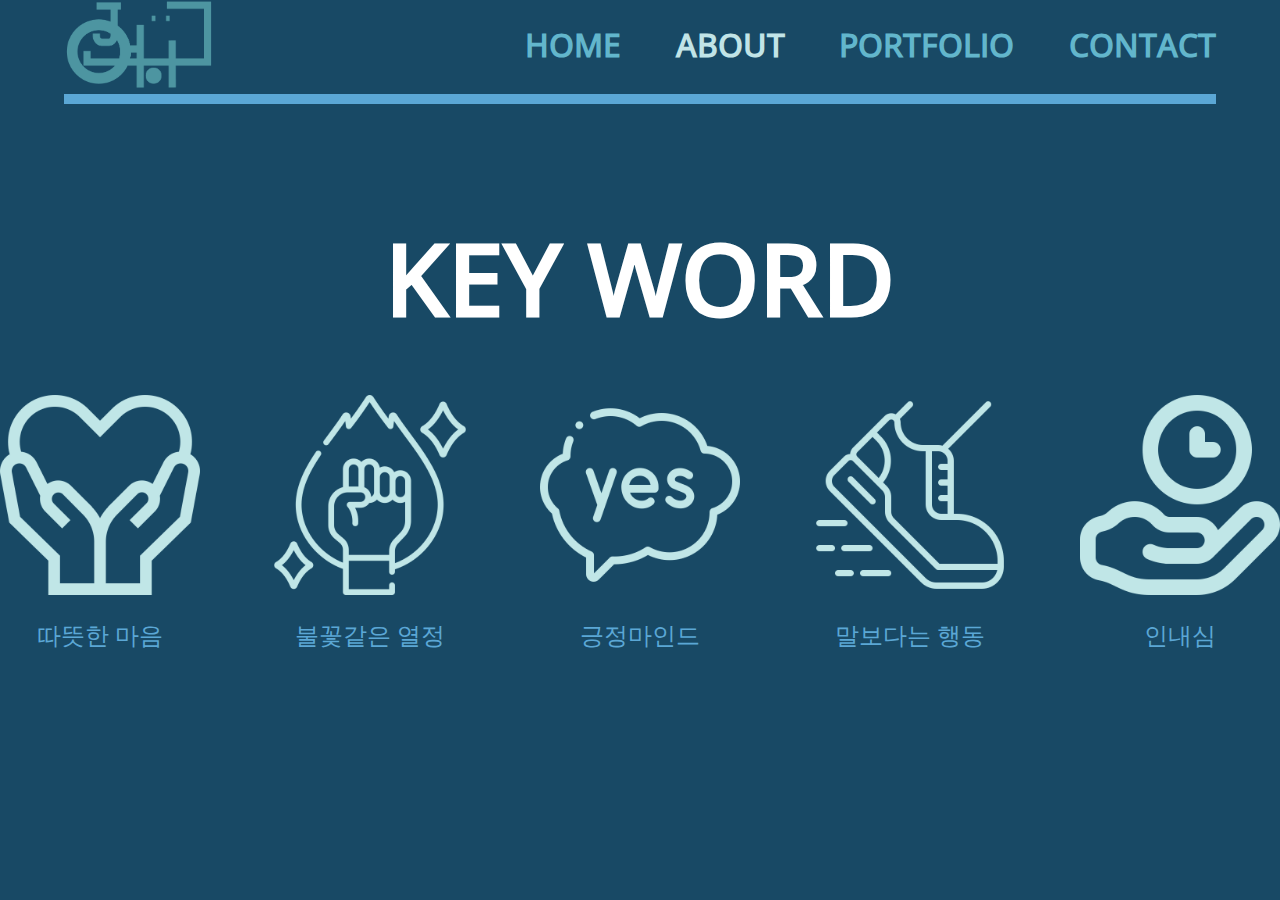
<file: sub/about/about.html>
<!DOCTYPE html>
<html lang="ko">
  <head>
    <meta charset="UTF-8" />
    <meta http-equiv="X-UA-Compatible" content="IE=edge" />
    <meta name="viewport" content="width=device-width, initial-scale=1.0" />
    <title>저를 소개합니다</title>
    <link rel="stylesheet" href="css/aboutstyle.css" />
    <script src="js/jquery-3.7.1.min.js"></script>
  </head>
  <body>
    <div id="warp">
      <header>
        <div class="head">
          <a href="../../index.html">
            <div class="logo"><img src="images/logo.png" alt="logo" /></div>
          </a>
          <ul>
            <li><a href="../home/home.html">home</a></li>
            <li><a href="about.html">about</a></li>
            <li><a href="../portfolio/portfolio.html">portfolio</a></li>
            <li><a href="../contact/contact.html">contact</a></li>
          </ul>
        </div>
      </header>
      <div class="intro">
        <div class="About keyword">
          <div class="keyword_po">
            <div class="inner">
              <div class="Keyword_analign">
                <h1>key word</h1>
                <ul>
                  <li>
                    <img src="images/icon/key1.png" alt="key" />
                    <p>따뜻한 마음</p>
                  </li>
                  <li>
                    <img src="images/icon/key2.png" alt="key" />
                    <p>불꽃같은 열정</p>
                  </li>
                  <li>
                    <img src="images/icon/key3.png" alt="key" />
                    <p>긍정마인드</p>
                  </li>
                  <li>
                    <img src="images/icon/key4.png" alt="key" />
                    <p>말보다는 행동</p>
                  </li>
                  <li>
                    <img src="images/icon/key5.png" alt="key" />
                    <p>인내심</p>
                  </li>
                </ul>
              </div>
            </div>
          </div>
        </div>
        <div class="About profile">
          <div class="profile_po">
            <div class="inner2">
              <div class="profile_left">
                <h2>profile</h2>
                <p><span>name</span> 조영아</p>
                <p><span>birte</span> 1990.12.24</p>
                <p><span>educaion</span></p>
                <p>
                  완산여자고등학교 2006.03 ~ 2009.02<br />
                  전주대학교 회계세무 전공 2009.03 ~ 2014.02<br />
                  그린컴퓨터아트학원 2023.06 ~ 2023.10 <br />
                  &lt; UI/UX반응형 웹디자인&웹퍼블리셔(코딩) 개발자B &gt;
                </p>
              </div>
              <div class="profile_right">
                <img src="images/my.svg" alt="my" />
              </div>
            </div>
          </div>
        </div>

        <div class="About Certificate">
          <div class="Certificate_po">
            <div>
              <div class="inner3">
                <div class="Certificate_left">
                  <span>certificate</span>
                  <p>★ 컴퓨터활용능력 2급</p>
                  <p>★ 전산회계 1급</p>
                  <p>★ 정보처리기능사</p>
                  <p>★ gtq 포토샵 1급 준비중</p>
                </div>
                <div class="Certificate_right">
                  <span>skills</span>
                  <ul>
                    <li>
                      <p>photoshop</p>
                      <img src="images/star/star1.svg" alt="star1" />
                      <img src="images/star/star1.svg" alt="star1" />
                      <img src="images/star/star1.svg" alt="star1" />
                      <img src="images/star/star1.svg" alt="star1" />
                      <img src="images/star/star1.svg" alt="star1" />
                    </li>
                    <li>
                      <p>illustrator</p>
                      <img src="images/star/star1.svg" alt="star1" />
                      <img src="images/star/star1.svg" alt="star1" />
                      <img src="images/star/star1.svg" alt="star1" />
                      <img src="images/star/star1.svg" alt="star1" />
                      <img src="images/star/star2.svg" alt="star2" />
                    </li>
                    <li>
                      <p>html</p>
                      <img src="images/star/star1.svg" alt="star1" />
                      <img src="images/star/star1.svg" alt="star1" />
                      <img src="images/star/star1.svg" alt="star1" />
                      <img src="images/star/star1.svg" alt="star1" />
                      <img src="images/star/star1.svg" alt="star1" />
                    </li>
                    <li>
                      <p>css</p>
                      <img src="images/star/star1.svg" alt="star1" />
                      <img src="images/star/star1.svg" alt="star1" />
                      <img src="images/star/star1.svg" alt="star1" />
                      <img src="images/star/star1.svg" alt="star1" />
                      <img src="images/star/star2.svg" alt="star2" />
                    </li>
                    <li>
                      <p>javascript</p>
                      <img src="images/star/star1.svg" alt="star1" />
                      <img src="images/star/star1.svg" alt="star1" />
                      <img src="images/star/star1.svg" alt="star1" />
                      <img src="images/star/star2.svg" alt="star2" />
                      <img src="images/star/star2.svg" alt="star2" />
                    </li>
                  </ul>
                </div>
              </div>
              <div class="Certificate_bottom">
                <span>abilty</span>
                <ul>
                  <li><img src="images/program/excel.svg" alt="excel" /></li>
                  <li>
                    <img src="images/program/powerpoint.svg" alt="powerpoint" />
                  </li>
                  <li>
                    <img src="images/program/photoshop.svg" alt="photoshop" />
                  </li>
                  <li>
                    <img
                      src="images/program/illustrator.svg"
                      alt="illustrator"
                    />
                  </li>
                  <li><img src="images/program/html.svg" alt="html" /></li>
                  <li><img src="images/program/css.svg" alt="css" /></li>
                  <li><img src="images/program/js.svg" alt="js" /></li>
                </ul>
              </div>
            </div>
          </div>
        </div>
      </div>
    </div>
    <script>
      $(function () {
        let ht = $(window).height();
        let wd = $(window).width();
        $(".About").width(wd).height(ht);
        $(window).resize(function () {
          let ht = $(window).height();
          let wd = $(window).width();
          $(".About").width(wd).height(ht);
          //location.reload;
          let timer = setTimeout(function () {
            location.reload;
          }, 300);
          clearTimeout(timer);
        });
        let slide = $(".About");
        $(slide).each(function (index) {
          $(this).on("mousewheel", function () {
            console.log(event.wheelDelta);
            let moveTop = $(window).scrollLeft();
            let slideindex = $(slide).eq(index);
            if (event.wheelDelta < 0) {
              if ($(slideindex).next() != undefined) {
                try {
                  moveTop = $(slideindex).next().offset().left;
                } catch (e) {}
              }
            } else {
              if ($(slideindex).prev() != undefined) {
                try {
                  moveTop = $(slideindex).prev().offset().left;
                } catch (e) {}
              }
            }

            $("html,body").stop().animate({ scrollLeft: moveTop }, 800);
          });
        });
      });
    </script>
  </body>
</html>
</file>
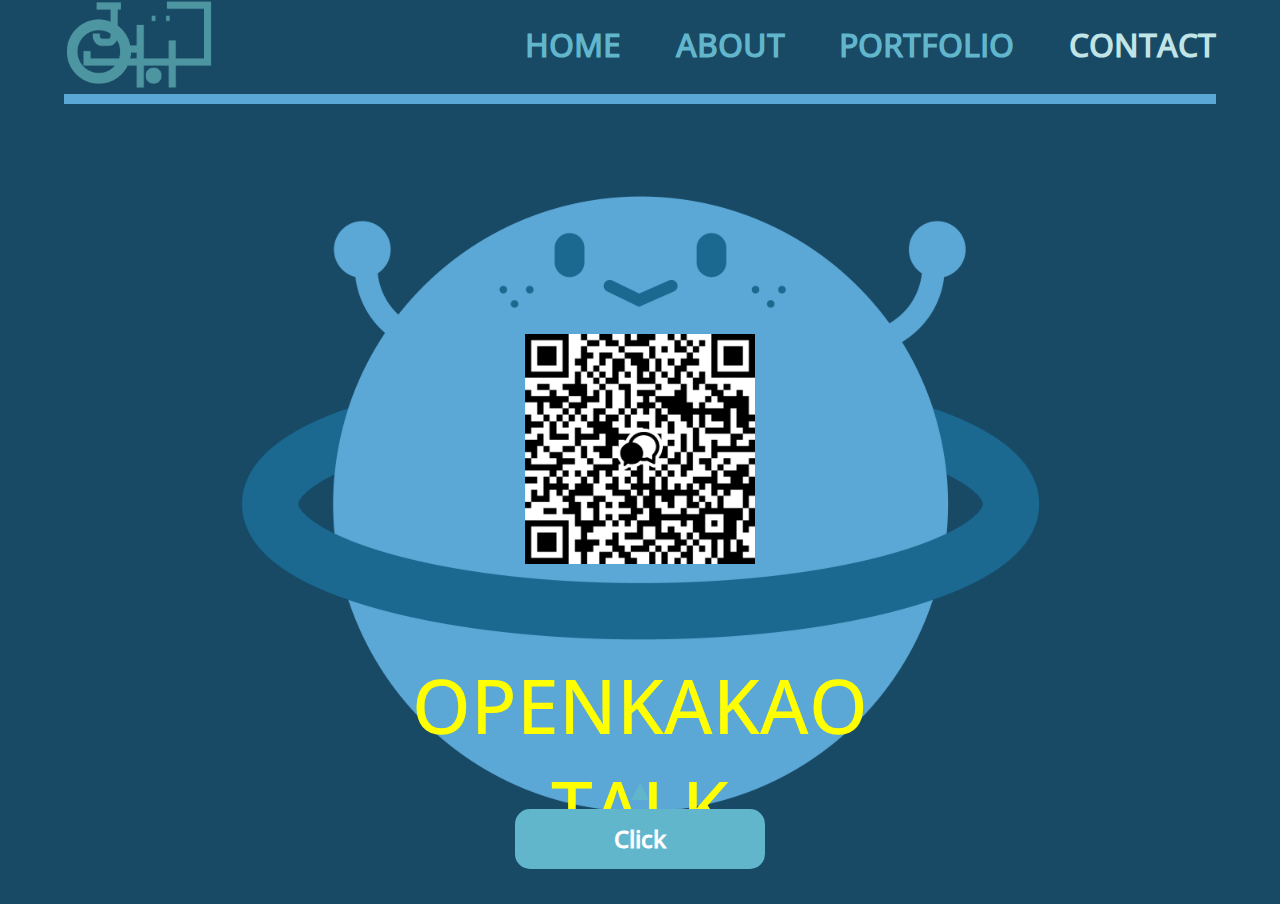
<file: sub/contact/contact.html>
<!DOCTYPE html>
<html lang="ko">
  <head>
    <meta charset="UTF-8" />
    <meta name="viewport" content="width=device-width, initial-scale=1.0" />
    <title>저의 연락처입니다</title>
    <link rel="stylesheet" href="css/contactstyle.css" />
    <script src="js/jquery-3.7.1.min.js"></script>
  </head>

  <body>
    <div id="warp">
      <header>
        <div class="head">
          <a href="../../index.html">
            <div class="logo"><img src="images/logo.png" alt="logo" /></div>
          </a>
          <ul>
            <li><a href="../home/home.html">home</a></li>
            <li><a href="../about/about.html">about</a></li>
            <li><a href="../portfolio/portfolio.html">portfolio</a></li>
            <li><a href="contact.html">contact</a></li>
          </ul>
        </div>
      </header>
      <div class="main_contact">
        <div class="Contact_talk">
          <img src="images/contact.png" alt="contact" />
          <img src="images/kakao_openchat.png" alt="kakao_openchat" />
          <span>openkakao talk</span>
        </div>
        <div class="call">
          <div class="HP">
            <span>phone</span>
            <p>010 3848 0257</p>
          </div>
          <div class="Mail">
            <span>e-mail</span>
            <p>owoya00@gmail.com</p>
          </div>
        </div>
        <div class="ClickVeiw">
          <p>▲</p>
          <p>click</p>
        </div>
      </div>

      <script>
        $(function () {
          $(".call").css({ display: "none" });
          let status = true;
          $(".ClickVeiw").click(function () {
            if (status) {
              $(".call").css({ display: "block" });
              $(".Contact_talk img").eq(1).css({ display: "none" });
              $(".Contact_talk span").css({ display: "none" });
            } else {
              $(".call").css({ display: "none" });
              $(".Contact_talk img").eq(1).css({ display: "block" });
              $(".Contact_talk span").css({ display: "block" });
            }
            status = !status;
          });
        });
      </script>
    </div>
  </body>
</html>
</file>
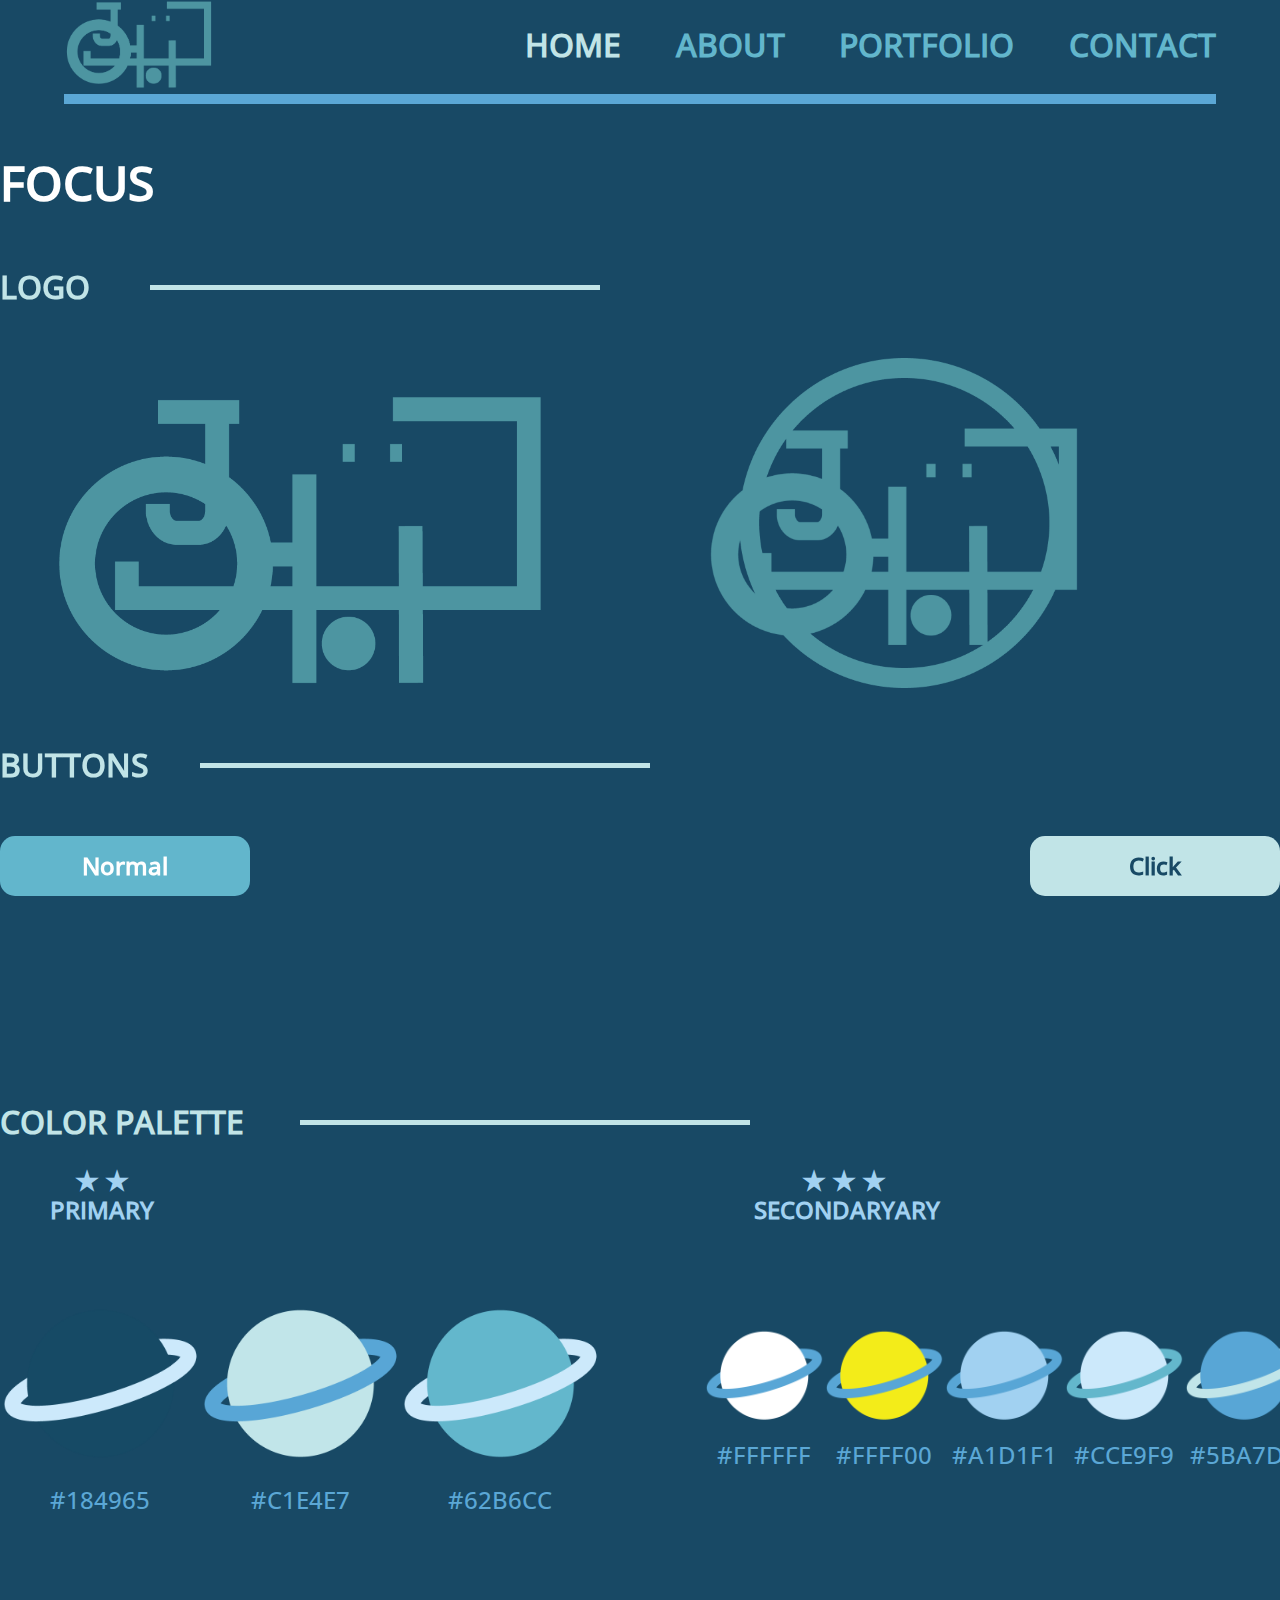
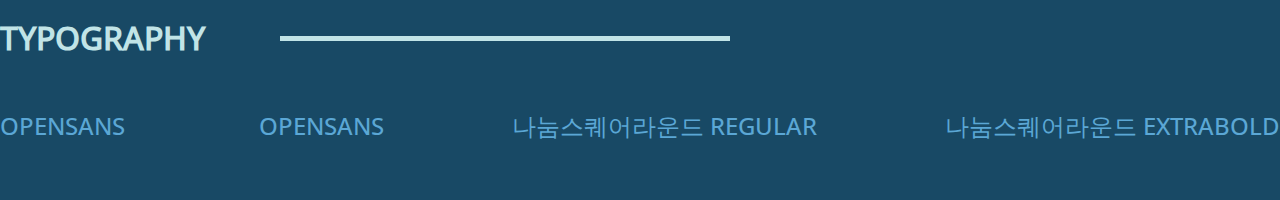
<file: sub/detailed/detailed.html>
<!DOCTYPE html>
<html lang="ko">
  <head>
    <meta charset="UTF-8" />
    <meta http-equiv="X-UA-Compatible" content="IE=edge" />
    <meta name="viewport" content="width=device-width, initial-scale=1.0" />
    <title>본 페이지 설명입니다</title>
    <link rel="stylesheet" href="css/detastyle.css" />
    <script src="js/jquery-3.7.1.min.js"></script>
  </head>
  <body>
    <div id="warp">
      <header>
        <div class="head">
          <a href="../../index.html">
            <div class="logo"><img src="images/logo.png" alt="logo" /></div>
          </a>
          <ul>
            <li><a href="../home/home.html">home</a></li>
            <li><a href="../about/about.html">about</a></li>
            <li><a href="../portfolio/portfolio.html">portfolio</a></li>
            <li><a href="../contact/contact.html">contact</a></li>
          </ul>
        </div>
      </header>
      <div class="infoSild">
        <div class="focus_po">
          <div class="Focus_info">
            <h1>focus</h1>
            <span>logo</span>
            <div class="Logo_po">
              <img src="images/logo.png" alt="logo" />
              <img src="images/logo2.png" alt="logo2" />
            </div>
            <span>buttons</span>
            <div class="BTN">
              <p>normal</p>
              <p>click</p>
            </div>
          </div>
        </div>
      </div>
      <div class="infoSild">
        <div class="focus_po">
          <div class="Color_info">
            <span>color palette</span>
            <div class="Palette">
              <div class="primary">
                <h3>primary</h3>
                <ul>
                  <li>
                    <img src="images/color/color184965.png" alt="color" /><br />
                    <p>#184965</p>
                  </li>
                  <li>
                    <img src="images/color/colorc1e4e7.png" alt="color" /><br />
                    <p>#c1e4e7</p>
                  </li>
                  <li>
                    <img src="images/color/color62b6cc.png" alt="color" /><br />
                    <p>#62b6cc</p>
                  </li>
                </ul>
              </div>
              <div class="secondaryary">
                <h3>secondaryary</h3>
                <ul>
                  <li>
                    <img src="images/color/colorffffff.png" alt="color" /><br />
                    <p>#ffffff</p>
                  </li>
                  <li>
                    <img src="images/color/colorffff00.png" alt="color" /><br />
                    <p>#ffff00</p>
                  </li>
                  <li>
                    <img src="images/color/colora1d1f1.png" alt="color" /><br />
                    <p>#a1d1f1</p>
                  </li>
                  <li>
                    <img src="images/color/colorcce9f9.png" alt="color" /><br />
                    <p>#cce9f9</p>
                  </li>
                  <li>
                    <img src="images/color/color5ba7d5.png" alt="color" /><br />
                    <p>#5ba7d5</p>
                  </li>
                </ul>
              </div>
            </div>
            <span>typography</span>
            <div class="Font">
              <div class="font_openSans">
                <p>OpenSans</p>
                <p>OpenSans</p>
              </div>
              <div class="font_nanum">
                <p>나눔스퀘어라운드 Regular</p>
                <p>나눔스퀘어라운드 ExtraBold</p>
              </div>
            </div>
          </div>
        </div>
      </div>
    </div>
    <script>
      $(function () {
        let el = $(".infoSild");
        $(el).each(function (index) {
          $(this).on("mousewheel", function () {
            console.log(event.wheelDelta);
            let moveTop = $(window).scrollTop();
            let eleseclector = $(el).eq(index);
            if (event.wheelDelta < 0) {
              if ($(eleseclector).next() != undefined) {
                try {
                  moveTop = $(eleseclector).next().offset().top;
                } catch (e) {}
              }
            } else {
              if ($(eleseclector).prev() != undefined) {
                try {
                  moveTop = $(eleseclector).prev().offset().top;
                } catch (e) {}
              }
            }

            $("html,body")
              .stop()
              .animate({ scrollTop: moveTop + "px" }, 500);
          });
        });
      });
    </script>
  </body>
</html>
</file>
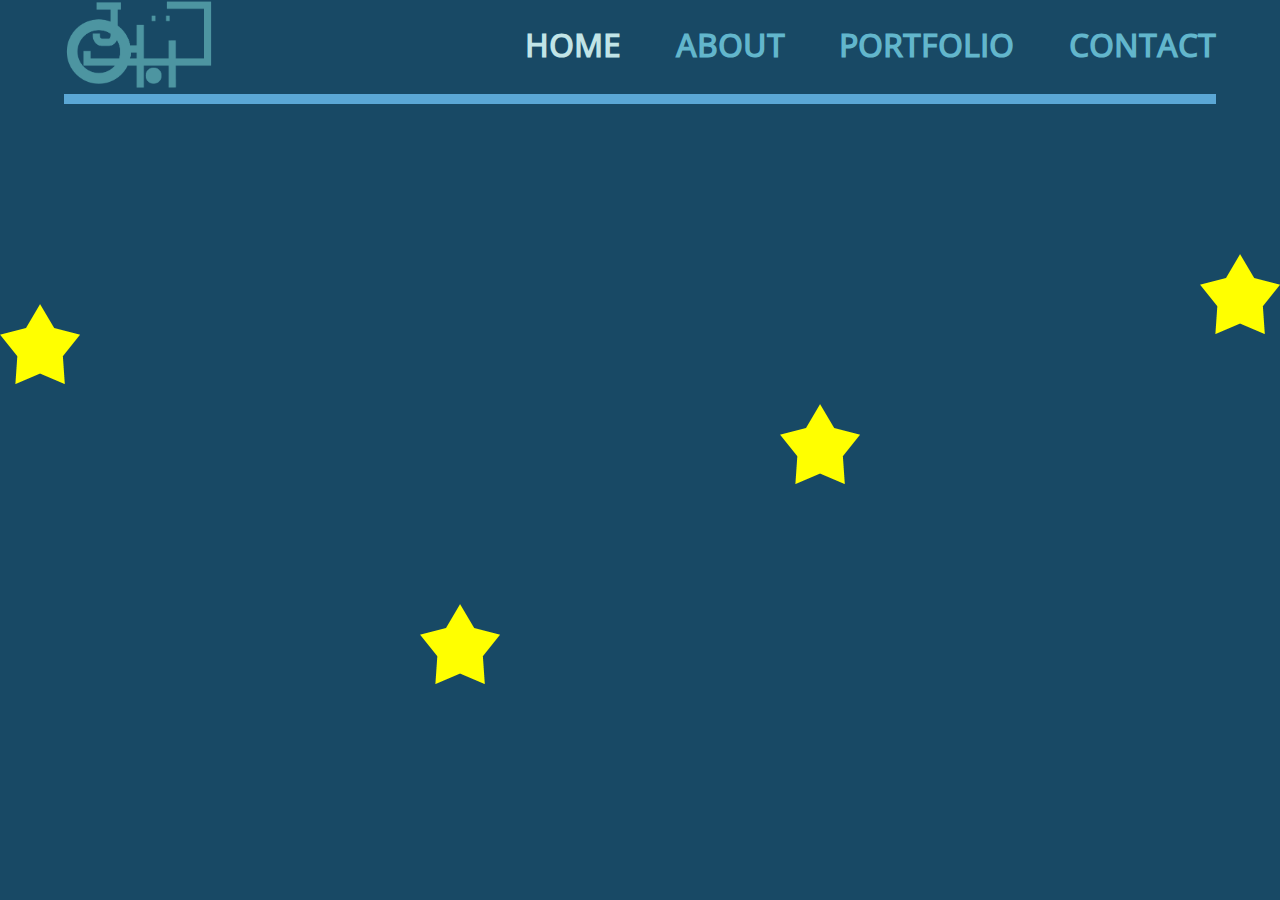
<file: sub/home/home.html>
<!DOCTYPE html>
<html lang="ko">
  <head>
    <meta charset="UTF-8" />
    <meta name="viewport" content="width=device-width, initial-scale=1.0" />
    <title>만나서 반갑습니다</title>
    <link rel="stylesheet" href="css/homestyle.css" />
  </head>
  <body>
    <div id="warp">
      <header>
        <div class="head">
          <a href="../../index.html">
            <div class="logo"><img src="images/logo.png" alt="logo" /></div>
          </a>
          <ul>
            <li><a href="home.html">home</a></li>
            <li><a href="../about/about.html">about</a></li>
            <li><a href="../portfolio/portfolio.html">portfolio</a></li>
            <li><a href="../contact/contact.html">contact</a></li>
          </ul>
        </div>
      </header>
      <div class="menu">
        <div class="menu_star about">
          <img src="images/star/star1.png" alt="star1" />
          <a href="../about/about.html">
            <div class="star_hover">
              <img src="images/star/star3.png" alt="star" />
              <span>about</span>
            </div>
          </a>
        </div>
        <div class="menu_star portfolio">
          <img src="images/star/star1.png" alt="star1" />
          <a href="../portfolio/portfolio.html">
            <div class="star_hover">
              <img src="images/star/star3.png" alt="star" />
              <span>portfolio</span>
            </div>
          </a>
        </div>
        <div class="menu_star contact">
          <img src="images/star/star1.png" alt="star1" />
          <a href="../contact/contact.html">
            <div class="star_hover">
              <img src="images/star/star3.png" alt="star" />
              <span>contact</span>
            </div>
          </a>
        </div>
        <div class="menu_star detailed">
          <img src="images/star/star1.png" alt="star1" />
          <a href="../detailed/detailed.html">
            <div class="star_hover">
              <img src="images/star/star3.png" alt="star" />
              <span>detailed</span>
            </div>
          </a>
        </div>
      </div>
    </div>
  </body>
</html>
</file>
<file: css/indexstyle.css>
@charset "UTF-8";
@font-face {
  font-family: "OpenSans";
  src: url(../webfont/OpenSans-Medium.woff) format("woff");
}
@font-face {
  font-family: "NanumSquareRound";
  src: url(../webfont/NanumSquareRoundOTFR.otf) format("otf");
}
#wrap {
  min-width: 1280px;
}
* {
  margin: 0;
  padding: 0;
}
ul {
  list-style: none;
}
a {
  text-decoration: none;
}
body {
  font-family: "OpenSans", "NanumSquareRound", Arial, sans-serif;
  background: #184965;
  text-transform: uppercase;
}
.mainPage {
  width: 1280px;
  margin: 0 auto;
}
.welcome {
  width: 100%;
  position: absolute;
  left: 50%;
  top: 20px;
  transform: translateX(-50%);
  font-size: 60px;
  font-weight: 800;
  color: #fff;
  text-align: center;
}
.home {
  width: 1280px;
  position: relative;
  left: 50%;
  top: 150px;
  transform: translateX(-50%);
  text-align: center;
  position: relative;
  cursor: pointer;
}
.home > img {
  width: 960px;
}
.home > img:nth-child(2) {
  width: 960px;
  position: absolute;
  left: 50%;
  top: 50%;
  transform: translate(-50%, -50%);
  display: none;
}
.home:hover > img:nth-child(1) {
  opacity: 0;
}
.home:hover > img:nth-child(2) {
  display: block;
}
.star {
  width: 100%;
  position: absolute;
  left: 50%;
  top: 50%;
  transform: translate(-50%, -50%);
  text-align: center;
}
.star a > img {
  width: 80px;
}
.star a > p {
  font-size: 32px;
  color: yellow;
  text-transform: capitalize;
  animation: starmove 5s infinite linear;
}
@keyframes starmove {
  0% {
    transform: translateY(0px);
  }
  25% {
    transform: translateY(5px);
  }
  50% {
    transform: translateY(0px);
  }
  75% {
    transform: translateY(-5px);
  }
  100% {
    transform: translateY(0px);
  }
}
.name {
  font-size: 32px;
  text-align: center;
  color: #fff;
}
</file>
<file: portfo/converse/css/style.css>
@charset "UTF-8";
* {
  margin: 0;
  padding: 0;
}
ul {
  list-style: none;
}
a {
  text-decoration: none;
}

header {
  width: 100%;
  height: 75px;
  background: #e5e5e5;
}
.language {
  width: 100%;
}
.language > a {
  width: 100%;
  height: 16px;
  margin: 0px 100px;
  text-align: left;
  font-size: 12px;
  color: #333;
  font-weight: 600;
}

.language > a p {
  display: inline-block;
  line-height: 16px;
}
.language > a img {
  width: 18px;
  vertical-align: middle;
}
.notice {
  width: 532px;
  height: 45px;
  /* display: flex; */
  margin: 0 auto;
  text-align: center;
  margin-bottom: 30px;
  text-transform: uppercase;
}

.notice > p {
  line-height: 45px;
}
.notice ul {
  width: 500px;
  text-align: center;
}
.notice ul li > span {
  font-weight: 800;
}
.swiper-button-prev,
.swiper-button-next {
  color: #333;
}
.notice .swiper-button-next:after,
.notice .swiper-rtl .swiper-button-prev:after {
  content: "▶";
  font-size: 16px;
}
.notice .swiper-button-prev:after,
.notice .swiper-rtl .swiper-button-next:after {
  content: "◀";
  font-size: 16px;
}
.nav {
  width: 100%;
  top: 75px;
  position: fixed;
  transition: 0.5s;
  z-index: 10;
  background: #fff;
}
.gnb {
  width: 1440px;
  height: 60px;
  margin: 0 auto;
  display: flex;
  justify-content: space-between;
}

.nav_left {
  width: 35%;
  display: flex;
}
.nav_left > a {
  width: 210px;
  line-height: 52px;
}
.nav_left > a img {
  width: 200px;
  vertical-align: middle;
  margin-right: 10px;
}
.nav_left ul {
  width: 100%;
  display: flex;
  justify-content: space-between;
}
.nav_left ul li {
  line-height: 60px;
  font-weight: 600;
}
.nav_left ul li > a {
  color: #333;
}
.nav_left ul li:last-child > a {
  text-transform: uppercase;
  color: #f00;
}
.nav_left ul li > a img {
  width: 35%;
}
.nav_right {
  width: 60%;
}
.nav_right ul {
  display: flex;
  justify-content: flex-end;
}
.nav_right ul li > a {
  line-height: 60px;
  margin-right: 10px;
}
.nav_right ul li > a img {
  width: 25px;
  vertical-align: middle;
  object-fit: cover;
}

.search {
  width: 250px;
  line-height: 60px;
  background: #000;
  display: flex;
  justify-content: space-between;
  position: relative;
  cursor: pointer;
  transition: 0.5s;
}
.search p {
  padding-left: 20px;
  color: #fff;
}
.search > img {
  width: 30px;
  padding-right: 20px;
}

.top_btn_on {
  width: 60px;
  height: 60px;
  position: relative;
  display: none;
}
.top_btn_on > img {
  width: 30px;
  position: absolute;
  left: 50%;
  top: 50%;
  transform: translate(-50%, -50%);
}
.SEARCH_BOX {
  width: 100%;
  background: #fff;
  position: absolute;
  left: -100%;
  transition: 0.5s;
}
.top_searchbox {
  width: 1440px;
  height: 740px;
  margin: 0 auto;
  display: flex;
}
.top_searchbox_letf {
  width: 50%;
  box-sizing: border-box;
}

.searchbox_letf_TOP,
.searchbox_letf_bottom {
  width: 100%;
  height: 370px;
  display: flex;
  box-sizing: border-box;
}
.Searchbox_over {
  width: 50%;
  height: 100%;
  box-sizing: border-box;
}
.Searchbox_over > a {
  width: 100%;
  position: relative;
  font-size: 20px;
  color: #fff;
}
.Searchbox_over > a > p {
  position: absolute;
  right: 20px;
  bottom: 15px;
  z-index: 1;
  font-size: 12px;
  text-transform: uppercase;
}

.Searchbox_over > a:hover > p {
  display: none;
}
.Searchbox_cover {
  width: 360px;
  height: 370px;
  box-sizing: border-box;
  position: relative;
}

.Searchbox_cover::after,
.Searchbox_cover2::after {
  position: absolute;
  top: 0;
  left: 0;
  width: 100%;
  height: 100%;
  background: rgba(0, 0, 0, 0.7);
  content: "";
  opacity: 0;
  transition: all 0.5s;
}

.Searchbox_cover p,
.Searchbox_cover2 p {
  position: absolute;
  left: 30px;
  bottom: 30px;
  z-index: 10;
  font-size: 24px;
  opacity: 0;
  transition: all 0.5s;
}

.Searchbox_TXT,
.Searchbox_cover2 {
  width: 100%;
  height: 50%;
}
.Searchbox_TXT a {
  display: block;
  width: 360px;
  height: 185px;
  text-align: center;
  vertical-align: middle;
  color: #333;
  font-weight: 800;
  transition: all 0.5s;
}
.Searchbox_TXT:hover a {
  background: #333;
  color: #fff;
}
.txt {
  width: 100%;
  height: 100%;
  position: relative;
}
.txt_po {
  position: absolute;
  left: 50%;
  top: 50%;
  transform: translate(-50%, -50%);
}
.Searchbox_cover:hover::after,
.Searchbox_cover2:hover::after,
.Searchbox_cover:hover p,
.Searchbox_cover2:hover p {
  opacity: 1;
}

.top_searchbox_right {
  width: 50%;
}

.Searchbar {
  width: 80%;
  height: 370px;
  margin: 0 auto;
  font-size: 32px;
  font-weight: 800;
}
.Searchbar_po {
  width: 100%;
  margin-top: 50px;
}
.Searchbar_po > p {
  width: 90%;
  margin: 0 auto;
}
.Searchbar_box {
  width: 90%;
  margin: 0 auto;
  border-bottom: 1px solid#777;
  text-align: center;
}
.Searchbar_box > input {
  width: 80%;
  height: 45px;
  font-size: 20px;
  font-weight: 800;
  background: none;
  border: none;
  outline-style: none;
}
.Searchbar_box > img {
  width: 30px;
  vertical-align: middle;
  object-fit: cover;
}
.popularity {
  width: 80%;
  height: 370px;
  margin: 0 auto;
}
.popularity_po {
  width: 90%;
  margin: 0 auto;
}
.popularity_po > p {
  margin-top: 50px;
  font-size: 32px;
  font-weight: 800;
}
.popularity_po > ul {
  margin-top: 20px;
}
.popularity_po > ul li {
  width: 100%;
  height: 35px;
}
.popularity_po > ul li a {
  font-size: 18px;
  font-weight: 800;
  color: #333;
}
.popularity_po > ul li:hover a {
  color: #000;
  text-decoration: underline;
  text-underline-offset: 5px;
}

.lnb {
  width: 83%;
  height: 80vh;
  display: flex;
  justify-content: end;
  position: relative;
  display: none;
}
.menu_lnb {
  width: 50%;
  /* background: #fff; */
  position: absolute;
  top: 0;
  left: 0;
  border: 1px solid#000;
}
.menu_lnb_position {
  width: 80%;
  height: 70vh;
  margin: 0 auto;
  padding: 50px 0;
  border: 1px solid#000;
}
.cate_box {
  width: 100%;
  display: flex;
  justify-content: space-evenly;
  position: relative;
}
.cate_box::after {
  content: "";
  position: absolute;
  left: 320px;
  top: 0;
  width: 2px;
  height: 100%;
  background: #bfbfbf;
}
.tcate li > a {
  font-size: 28px;
  font-weight: 800;
  color: #000;
}
.featured li > a {
  font-size: 21px;
  color: #000;
}
.tbanner_title {
  width: 80%;
  margin: 80px auto;
  font-size: 18px;
  font-weight: 600;
}
.tbanner_title ul {
  width: 100%;
  margin: 30px 0;
  display: flex;
  text-align: center;
}
.tbanner_title ul li {
  width: 125px;
}
.tbanner_title ul li > a {
  text-align: center;
  font-size: 14px;
  color: #333;
}
.tbanner_title ul li > a img {
  width: 120px;
  object-fit: cover;
}
.X_BTN {
  width: 50%;
  background-color: #000;
}
.X_BTN > img {
  position: absolute;
  right: 0;
  width: 35px;
  margin: 10px;
}
section {
  width: 80%;
  margin: 0 auto;
}
.main1 {
  width: 100%;
  height: 900px;
  margin: 100px auto;
  display: flex;
  justify-content: center;
  box-sizing: border-box;
  position: relative;
}
.main1_write {
  width: 50%;
  height: 900px;
  position: relative;
}
.main1_write_po {
  width: 100%;
  position: absolute;
  left: 50%;
  top: 50%;
  transform: translate(-50%, -50%);
  text-align: center;
}
.main1_write_po > h1 {
  font-size: 50px;
}
.main1_write_po > p {
  margin-top: 30px;
}
.main1_write_po > a {
  display: inline-block;
  margin-top: 100px;
  width: 200px;
  line-height: 50px;
  height: 50px;
  background: #000;
  color: #fff;
  font-weight: 800;
}

.main1_write_po > a:hover {
  background: #777;
}

.main1_img {
  width: 50%;
  height: 900px;
}
.main2 {
  width: 100%;
  margin: 0 auto;
}
.main2 > h1 {
  font-size: 32px;
  margin-bottom: 30px;
}
.main2 > a {
  font-size: 18px;
  font-weight: 800;
  color: #333;
}
.main2 > a:hover {
  text-decoration: underline;
  text-decoration-thickness: 2px;
  text-underline-offset: 5px;
}

.main2 > ul {
  width: 100%;
  display: flex;
  margin-top: 30px;
}
.main2 > ul li {
  width: calc(100% / 4);
}

.main2 > ul li a {
  width: 295px;
}

.main2 > ul li a div {
  width: 295px;
  overflow: hidden;
  position: relative;
}

.main2 > ul li a div::after {
  content: "";
  position: absolute;
  width: 100%;
  height: 100%;
  top: 0;
  left: 0;
  background: rgba(0, 0, 0, 0.3);
  opacity: 0;
  transition: 0.5s;
}

.main2 > ul li:hover a div::after {
  opacity: 1;
}

.main2 > ul li a div img {
  width: 295px;
  object-fit: cover;
  transition: 0.5s;
}
.main2 > ul li:hover a img {
  transform: scale(1.5);
}
.main_bg {
  background: #000;
}
.main_bg_01 {
  color: #fff;
}
.main_bg_01 > a {
  background: #fff;
  color: #333;
}
</file>
<file: portfo/lush/css/style.css>
@charset "utf-8";
* {
  margin: 0;
  padding: 0;
}
ul {
  list-style: none;
}
a {
  text-decoration: none;
}
.head {
  width: 100%;
  height: 100vh;
  background: url(../images/visual_main.gif) center/cover fixed,
    rgba(0, 0, 0, 0.5);
  background-blend-mode: multiply;
  position: relative;
}
.nav {
  width: 100%;
  height: 60px;
  padding: 20px auto;
  border-bottom: 1px solid #fff;
}
.head ul {
  width: 960px;
  margin: 0 auto;
  display: flex;
  justify-content: space-evenly;
  text-align: center;
}
.head ul li a {
  text-align: center;
  line-height: 60px;
  color: #fff;
}
.head ul > li a img {
  width: 80px;
  object-fit: cover;
  vertical-align: middle;
}

.head ul li:hover a {
  font-weight: 800;
}

.head .phrase {
  position: absolute;
  bottom: 100px;
  left: 150px;
}

.head .phrase h1 {
  color: #fff;
  margin-bottom: 20px;
}
.head .appstore a img {
  width: 200px;
  height: 60px;
  object-fit: contain;
  border: 1px solid#fff;
  margin-right: 15px;
  box-sizing: border-box;
  cursor: pointer;
}
.head .phrase img:hover {
  background: rgba(0, 0, 0, 0.5);
  border: none;
}

.head > article.side_in {
  height: 285px;
  position: fixed;
  right: 20px;
  bottom: 150px;
  display: flex;
  z-index: 10;
}
.side_QR {
  width: 180px;
  height: 285px;
  background: #fff;
  text-align: center;
  border-radius: 10px;
  color: #333;
  position: relative;
  right: 20px;
}

.QR_info {
  width: 90%;
  margin: 20px auto;
}
.QR_info p {
  margin-top: 10px;
}
.QR_info span {
  font-weight: 800;
}
.QR_info img {
  margin-top: -10px;
  width: 142px;
  height: 142px;
  object-fit: cover;
}
.side_QR::after {
  position: absolute;
  right: -10px;
  top: 130px;
  content: "";
  width: 0;
  height: 0;
  border-top: 10px solid transparent;
  border-left: 10px solid#fff;
  border-bottom: 10px solid transparent;
}
.Xbox {
  cursor: pointer;
}
.Xbox img {
  position: absolute;
  right: 10px;
  top: 10px;
  width: 24px;
  height: 24px;
  object-fit: cover;
}
article .side_btn {
  margin: 30px 0;
  position: relative;
  right: 0;
}
article .side_btn a {
  display: block;
  width: 60px;
  height: 60px;
  border-radius: 50%;
  background: rgba(0, 0, 0, 0.8);
  margin-bottom: 20px;
  position: relative;
}
article .side_btn a:first-child {
  background: yellow;
}
article .side_btn a img {
  width: 30px;
  height: 30px;
  object-fit: contain;
  position: absolute;
  left: 50%;
  top: 50%;
  transform: translate(-50%, -50%);
}

footer {
  width: 100%;
  background: #000;
  padding: 60px 0;
}
.foot {
  width: 1280px;
  margin: 0 auto;
  padding: 30px 0;
  display: flex;
  justify-content: space-between;
  line-spacing: 3px;
}
.foot .foot_left {
  width: 45%;
  margin: 0 auto;
  color: #fff;
}
.foot .foot_left ul {
  display: flex;
  justify-content: center;
}
.foot .foot_left ul li {
  font-weight: 500;
}
.foot .foot_left ul li:first-child {
  width: 190px;
}
.foot .foot_left ul li > span {
  font-size: 18px;
  font-weight: 800;
}

.foot .foot_left ul > li > a img {
  width: 150px;
  object-fit: cover;
  border: 1px solid#fff;
  margin-top: 10px;
  cursor: pointer;
}

.foot .foot_left ul li a {
  font-size: 14px;
  font-weight: 800;
  color: #fff;
}
.foot .foot_left ul li:nth-child(2) a img {
  width: 16px;
  border: none;
  object-fit: cover;
}
.foot .foot_left ul li:nth-child(2) a:last-child:hover {
  color: #a7a7a7;
}
.foot .foot_right {
  width: 55%;
  color: #a7a7a7;
}
.foot .foot_right ul {
  display: flex;
  justify-content: space-evenly;
}

.foot .foot_right ul li {
  font-size: 14px;
}
.foot .foot_right ul > li ul {
  width: 100%;
  display: flex;
  justify-content: start;
}
.foot .foot_right ul > li ul > li > a img {
  margin-top: 30px;
  margin-right: 10px;
}
.foot .foot_right ul li:nth-child(2) a {
  font-size: 16px;
  font-weight: 800;
  color: #fff;
}
.foot .foot_right ul li:nth-child(2) a:first-child {
  color: #ff0;
}
</file>
<file: portfo/lush/css/main.css>
@charset "utf-8";
section.main_top {
  width: 100%;
  margin: 100px auto;

  text-align: center;
}
.main_top > p {
  font-size: 18px;
  padding: 10px 0;
}
.main_top > h2 {
  font-size: 36px;
  padding: 20px 0;
}
.main_app {
  width: 1280px;
  margin: 50px auto;
  display: flex;
  justify-content: space-between;
}
.main_app > li {
  width: 300px;
}
.main_app > li img {
  width: 288px;
  height: 288px;
  object-fit: cover;
}
.main_app > li span {
  line-height: 50px;
  font-weight: 800;
}
.survey {
  position: relative;
  width: 1280px;
  height: 380px;
  margin: 0 auto;
  background: url(../images/main_survey.jpg) center/cover rgba(0, 0, 0, 0.3);

  background-blend-mode: multiply;
}
.survey > div {
  position: absolute;
  left: 150px;
  bottom: 100px;
  color: #fff;
}
.survey > div > h1 {
  font-size: 32px;
  line-height: 100px;
  font-weight: 800;
}
.survey > div a P {
  display: inline-block;
  font-weight: 800;
  border: 1px solid#fff;
  padding: 15px 30px;
  color: #fff;
}
.survey > div a:hover P {
  color: #333;
  background: #fff;
}
.lush_info {
  width: 1280px;
  margin: 100px auto;
  overflow: hidden;
}
.lush_info ul {
  width: 100%;
  margin: 0 auto;
  display: flex;
  justify-content: flex-start;
  text-align: left;
}
.lush_info ul li {
  width: 450px;
  position: relative;
}

.lush_info ul li > a {
  width: 400px;
  color: #333;
  position: relative;
}
.lush_info ul li a > div {
  width: 400px;
  overflow: hidden;
}

.lush_info ul li a img {
  width: 400px;
  object-fit: cover;
  transition: 0.5s;
}
.lush_info ul li a:hover img {
  filter: brightness(50%);
  transform: scale(1.5);
}
.lush_info ul li > a h3 {
  width: 80%;
  position: absolute;
  left: 25px;
  bottom: 300px;
  font-size: 36px;
  white-space: wrap;
  color: #fff;
  opacity: 0;
  transition: 0.5s;
}
.lush_info ul li > a:hover h3 {
  opacity: 1;
}

.lush_info ul li > a > span {
  line-height: 50px;
  font-weight: 800;
}

.lush_info ul li > a > p {
  width: 400px;
  white-space: wrap;
}

.donation {
  width: 1280px;
  margin: 0 auto;
  display: flex;
  justify-content: center;
}
.donation > div {
  width: 65%;
}

.donation > div img {
  width: 90%;
  object-fit: cover;
}
.donation > ul {
  width: 30%;
}
.donation > ul li {
  width: 100%;
  margin: 20px auto;
  text-align: left;
  font-size: 20px;
  font-weight: 800;
}
.donation > ul li > a {
  text-align: center;
  width: 50%;
  padding: 10px;
  display: inline-block;
  color: #333;
  border: 1px solid #333;
}
.donation > ul li:hover > a {
  background: #000;
  color: #fff;
}

.swiper-slide {
  margin-bottom: 20px;
}
.swiper-notification {
  margin-bottom: 100px;
}
.store_find {
  width: 1280px;
  margin: 100px auto;
  display: flex;
  justify-content: center;
}
.store_find > div {
  width: 65%;
}

.store_find > div img {
  width: 90%;
  object-fit: cover;
}
.store_find > ul {
  width: 30%;
}
.store_find > ul li {
  width: 100%;
  margin: 20px auto;
  text-align: left;
  font-size: 20px;
  font-weight: 800;
}
.store_find > ul li > a {
  text-align: center;
  width: 50%;
  padding: 10px;
  display: inline-block;
  color: #333;
  border: 1px solid #333;
}
.store_find > ul li:hover > a {
  background: #000;
  color: #fff;
}
.lush_value {
  width: 100%;
  margin-top: 100px;
  background: #fafafa;
  position: relative;
}
.main_value {
  width: 100%;
  height: 800px;
  margin: 0 auto;
  text-align: center;
  position: relative;
}

.main_value li {
  width: 100%;
  height: 800px;
  position: absolute;
  left: 0;
  top: 0;
}
.main_value li img {
  width: 100%;
  height: 800px;
  object-fit: cover;
}
.lush_value_list {
  width: 1280px;
  margin: 0 auto;
  display: flex;
  justify-content: space-evenly;
  flex-wrap: wrap;
  position: absolute;
  left: 50%;
  top: 50%;
  transform: translate(-50%, -50%);
}
.lush_value_list li {
  width: 180px;
  height: 180px;
  margin: 100px;
  border-radius: 50%;
  background: #222;
  text-align: center;
  position: relative;
  cursor: pointer;
}

.lush_value_list li img {
  width: 150px;
  height: 150px;
  object-fit: cover;
  position: absolute;
  left: 50%;
  top: 50%;
  transform: translate(-50%, -50%);
}
.lush_value_list li.on {
  background: none;
}
</file>
<file: portfo/lush/css/contents.css>
@charset "UTF-8";
/* Common */
img {
  object-fit: cover;
  max-width: 100%;
}

.hover_dimmed::after {
  content: "";
  position: absolute;
  top: 0;
  left: 0;
  width: 100%;
  height: 100%;
  opacity: 0;
  background: rgba(0, 0, 0, 0.5);
  transition: all ease-in-out 0.5s;
}
.hover_dimmed:hover::after {
  opacity: 1;
  transition: all ease-in-out 0.5s;
}
.swiper-pagination-bullet {
  width: 19px;
  height: 2px;
  font-size: 0;
  border-radius: 0;
  background-color: #757575;
}

/* 카테고리 소개 */
.lush_category {
  width: 1280px;
  margin-top: 176px;
  position: relative;
  overflow: hidden;
  margin-left: calc(50% - 612px);
}
.lush_category .lush_category_swiper .swiper-wrapper > .swiper-slide {
  display: flex;
  align-items: flex-start;
  justify-content: center;
}
.category_img {
  position: relative;
  width: 475px;
  height: 560px;
}
.category_img .cate_explain {
  z-index: 6;
  position: absolute;
  top: 0;
  left: 0l;
  width: 100%;
  height: 100%;
  color: #fff;
  text-align: center;
  display: flex;
  flex-direction: column;
  justify-content: center;
  align-items: center;
  opacity: 0;
  transition: all ease-in-out 0.5s;
}
.category_img.is_active .cate_explain {
  opacity: 1;
  transition: all ease-in-out 0.5s;
}
.category_img.is_active::after {
  content: "";
  position: absolute;
  top: 0;
  left: 0;
  width: 100%;
  height: 100%;
  opacity: 1;
  background: rgba(0, 0, 0, 0.5);
  transition: all ease-in-out 0.5s;
}

.cate_explain .tit {
  margin-top: 48px;
  font-weight: 700;
  font-size: 18px;
}
.cate_explain .detail {
  margin-top: 32px;
  line-height: 24px;
}

.lush_pro {
  overflow: hidden;
  width: calc(100% - 475px); /* clip-path:inset(0 0 0 10px); */
}
.lush_pro .title_area {
  padding-bottom: 64px;
}
.lush_pro .title_area,
.lush_pro_swiper {
  padding-left: 64px;
}
.lush_pro_swiper .swiper-slide {
  overflow: hidden;
  margin-right: 66px;
  width: 288px;
  height: 288px;
  border-radius: 50%;
}
.lush_pro_swiper .pro_img {
  position: relative;
}
.lush_pro_swiper .pro_img .txt {
  position: absolute;
  top: 40%;
  left: 50%;
  width: 100%;
  font-size: 18px;
  color: #fff;
  text-align: center;
  line-height: 24px;
  opacity: 0;
  transform: translate(-50%, -50%);
  transition: all ease-in-out 0.5s;
}
.lush_pro_swiper .pro_img:hover .txt {
  z-index: 5;
  opacity: 1;
  top: 50%;
  transition: all ease-in-out 0.5s;
}

.lush_category_swiper {
  padding-bottom: 40px;
}
.lush_category_swiper .swiper-slide {
  background-color: #fff;
}

.lush_category_swiper .swiper-pagination {
  bottom: 0;
}
</file>
<file: portfo/orion/css/style2.css>
@charset "UTF-8";
::selection {
  color: #fff;
  background: #e72539;
}

* {
  margin: 0;
  padding: 0;
}
ul {
  list-style: none;
}
a {
  text-decoration: none;
}
#wrap {
  min-width: 1800px;
}
header {
  position: relative;
  background: #fff;
}
.menu {
  width: 1280px;
  height: 90px;
  line-height: 90px;
  margin: 0 auto;
  display: flex;
  justify-content: space-between;
}
.menu ul {
  width: 70%;
  display: flex;
  justify-content: space-between;
  align-items: center;
}
.menu ul li {
  flex: 1 1 10%;

  text-align: center;
}

.menu ul li a {
  color: #333;
  font-weight: 800;
  position: relative;
}

.menu > ul > li > a::after {
  position: absolute;
  left: 0;
  bottom: -35px;
  width: 100%;
  height: 3px;
  content: "";
  background: #f00;
  transform: scaleX(0);
  transition: transform 0.5s ease-in-out;
}
.menu > ul > li:last-child:hover > a::after {
  transform: scaleX(0);
}

.menu ul li a:hover::after,
.menu ul li a.active::after {
  transform: scaleX(1);
}

.menu ul li img {
  width: 100%;
  vertical-align: middle;
}
.menu_right ul {
  width: 150px;
  height: 100%;
  display: flex;
  justify-content: space-between;
  align-items: center;
}
.menu_right ul li > span {
  line-height: 90px;
}
#menu_bar {
  position: relative;
  top: 0;
  left: 0;
  transition: 0.5;
}
.menu_bar01 {
  top: 1000px;
}
#menu_bar span {
  position: relative;
  z-index: 10;
  display: block;
  width: 35px;
  height: 5px;
  background: #333;
  margin: 6px 0;
  transition: transform 0.2s ease-in;
}
.bar1 {
  transform: translate(0, 11px) rotate(45deg);
}
.bar2 {
  opacity: 0;
}
.bar3 {
  transform: translate(0, -11px) rotate(-45deg);
}

.side_info {
  position: absolute;
  width: 100%;
  height: 100vh;
  left: 0;
  top: -2000px;
  background: #fff;
  transition: 0.5s ease-in-out;
  z-index: 9;
}

.box {
  top: 0;
}
.side_info > div:first-of-type {
  margin-top: 100px;
}
.side_info > div {
  margin: 50px;
}
.side_info_boxbar {
  position: relative;
  color: #333;
  font-size: 36px;
  font-weight: 800;
}
.side_info_boxbar > span {
  position: absolute;
  left: 160px;
  top: 15px;
  width: 25px;
  height: 5px;
  background: #333;
  margin: 6px 0;
  transition: transform 0.2s ease-in;
}
.side_info_boxbar:hover span:first-child {
  transform: rotate(90deg);
}
.side_info_boxmenu {
  display: none;
}
.side_info > div:hover .side_info_boxmenu {
  display: block;
}
.side_info_meun {
  width: 900px;
  display: flex;
  justify-content: space-around;
  margin-top: 20px;
  line-height: 30px;
}
.side_info_meun ul {
  display: flex;
  flex-direction: column;
}
.side_info_meun ul li {
  width: 100%;
}
.side_info_meun ul li > span {
  font-size: 18px;
  font-weight: 800;
}

.side_info_meun ul li a {
  color: #333;
}
.side_info_meun ul li:hover a {
  color: #f00;
  font-weight: 800;
}

.headbg {
  width: 100%;
  height: 800px;
  position: absolute;
  left: 0;
  top: 0;

  margin: 0 auto;
  z-index: -3;
  animation: sidebg 20s infinite linear both;
}
@keyframes sidebg {
  0% {
    background: url(../images/cover_img1.jpg) center/cover no-repeat;
  }

  25% {
    background: url(../images/cover_img2.jpg) center/cover no-repeat;
  }

  50% {
    background: url(../images/cover_img3.jpg) center/cover no-repeat;
  }

  100% {
    background: url(../images/cover_img4.jpg) center/cover no-repeat;
  }
}

.headbg img {
  width: 100%;
  height: 100%;
  object-fit: cover;
  object-position: center;
}
.submenu {
  position: absolute;
  width: 100%;
  height: 0;
  margin: 0 auto;
  left: -10px;
  top: 90px;
  background: rgba(255, 255, 255, 0.4);
  overflow: hidden;
  transition: height 0.5s;
  z-index: 1;
}

.submenu .lnb {
  width: 900px;
  margin: 0 auto;
  display: flex;
  padding: 30px 0;
}

.submenu .lnb ul {
  display: flex;
  flex-direction: column;
}
.submenu .lnb ul li {
  width: 128px;
  display: flex;
  line-height: 30px;
  font-size: 13px;
  white-space: nowrap;
  text-align: center;
}
.submenu .lnb ul > li > span {
  width: 100%;
  position: relative;
  text-align: center;
  font-size: 14px;
  font-weight: 800;
}
.submenu .lnb ul > li a {
  width: 100%;
  display: inline-block;
  text-align: center;
  color: #333;
  transition: 0.3s ease-in-out;
}
.submenu .lnb ul > li a:hover {
  color: #f00;
  text-decoration: underline;
}
section.mid {
  position: relative;
  top: 800px;
}
.nav_img {
  width: 100%;
  height: 100%;
  position: relative;
  top: -180px;
}
.nav_img ul {
  width: 1280px;
  height: 200px;
  display: flex;
  margin: 0 auto;
}

.nav_img ul li {
  position: relative;
}
.nav_img ul li {
  width: 280px;
  height: 180px;
  overflow: hidden;
}

.nav_img ul li img {
  width: 280px;
  height: 180px;
  object-fit: cover;
  margin-left: 20px;
}
.nav_img_cover {
  width: 280px;
  height: 180px;
  position: absolute;
  left: 20px;
  bottom: -180px;
  background: #000;
  opacity: 0;

  transition: 0.5s;
}

.nav_img ul li p {
  position: absolute;
  left: 55%;
  bottom: 30px;
  transform: translateX(-55%);
  font-size: 30px;
  color: #fff;
  white-space: nowrap;
}

.nav_img ul li:hover .nav_img_cover {
  opacity: 0.5;
  bottom: 0;
}
.nav_img ul li:hover p {
  font-size: 40px;
}

.side_pop_right {
  position: fixed;
  right: 100px;
  bottom: 150px;
}
.side_pop_right a {
  color: #ccc;
}
.side_pop_right a:hover h2 {
  color: #e72539;
}
.side_pop_right a h2 {
  position: relative;
}
.side_pop_right a h2::after {
  content: "";
  position: absolute;
  left: 100px;
  top: 15px;
  width: 70px;
  height: 5px;
  background: #ccc;
}
.side_pop_right a:hover h2::after {
  width: 50px;
  background: #e72539;
}

.side_arrow_posion {
  width: 50px;
  height: 50px;
  position: fixed;
  right: 75px;
  bottom: 30px;
}
.side_arrow {
  width: 50px;
  height: 50px;
  text-align: center;
  background: #e72539;
  font-size: 30px;
  color: #fff;
  line-height: 40px;
}

.main_content {
  width: 1152px;
  margin: 0 auto;
}
.main_content h1 {
  position: relative;
  top: -80px;
  text-align: center;
  font-size: 40px;
  font-weight: 800;
}
.main_content p {
  position: relative;
  top: -50px;
  text-align: center;
  font-size: 20px;
}
.main_content_img ul {
  width: 100%;
  height: 576px;
  display: flex;
  flex-wrap: wrap;
  overflow: hidden;
}
.main_content_img li {
  position: relative;
  width: 288px;
  height: 288px;
}

.main_content_img li a {
  color: #333;
  position: absolute;
  left: 0;
  top: 0;
}
.main_content_img li a img {
  width: 100%;
  height: 100%;
  object-fit: cover;
}
.content_write {
  position: relative;
  left: 0;
  top: 0;
  cursor: pointer;
}
.content_write h1 {
  color: #fff;
  position: absolute;
  left: 25px;
  top: 50px;
}
.content_write p {
  color: #fff;
  position: absolute;
  left: 25px;
  top: 300px;
  text-align: left;
  white-space: wrap;
  transition: top 0.5s;
}

.main_content_img li:nth-child(4) .content_write p {
  color: #fff;
  position: absolute;
  left: 25px;
  top: 600px;
  transition: top 0.5s;
}

.main_content_img ul li:nth-child(1):hover .content_write {
  width: 100%;
  height: 100%;
  background: #dd8218d9;
}

.main_content_img li:nth-child(2):hover .content_write {
  width: 100%;
  height: 100%;
  background: #5b85f0d9;
}
.main_content_img li:nth-child(3):hover .content_write {
  width: 100%;
  height: 100%;
  background: #94c112d9;
}
.main_content_img li:nth-child(4):hover .content_write {
  width: 100%;
  height: 576px;
  background: #14a04cd9;
}
.main_content_img li:nth-child(5):hover .content_write {
  width: 100%;
  height: 100%;
  background: #24b5d6d9;
}
.main_content_img li:nth-child(6):hover .content_write {
  width: 100%;
  height: 100%;
  background: #9c27e4d9;
}
.main_content_img li:nth-child(7):hover .content_write {
  width: 100%;
  height: 100%;
  background: #cc1f31d9;
}
.main_content_img li:hover .content_write p {
  top: 120px;
}
.main_content_img li:nth-child(4):hover .content_write p {
  top: 180px;
}

.newsroom h1 {
  position: relative;
  top: 100px;
  text-align: center;
  font-size: 40px;
  font-weight: 800;
}
.newsroom ul {
  width: 40%;
  margin: 0 auto;
  position: relative;
  top: 150px;
  display: flex;
  justify-content: space-between;
  font-size: 18px;
}
.newsroom ul li {
  font-size: 24px;
  font-weight: 800;
}
.newsroom ul li:hover {
  color: #e3051b;
  text-decoration: underline;
  text-decoration-thickness: 5px;
  text-underline-offset: 10px;
}
.index_news {
  position: relative;
  top: 180px;
  width: 1208px;
  margin: 0 auto;
}
.index_news ul {
  width: 100%;
  display: flex;
  flex-wrap: wrap;
  position: absolute;
  left: 0;
  top: 0;
}
.index_news ul li {
  width: 300px;
  height: 300px;
  position: relative;
  overflow: hidden;
  background: #000;
  margin: 1px;
}
.index_news ul li a > img {
  width: 300px;
  position: relative;
  top: 50%;
  transform: translateY(-50%);
}
.newsroom_info {
  position: absolute;
  left: 0;
  top: 350px;
  width: 100%;
  height: 100%;
  background: #e3051b99;
  transition: 0.5s;
}
.newsroom_info p {
  color: #fff;
  font-size: 25px;
  font-weight: 600;
  text-align: center;
  position: relative;
  top: 50%;
  transform: translateY(-50%);
}

.newsroom_sns > img {
  width: 30px;
  height: 30px;
  position: absolute;
  right: 0;
  bottom: 0;
}

.index_news ul li:hover a .newsroom_info {
  top: 0;
}

.stock {
  position: relative;
  width: 100%;
  top: 850px;
  border-top: 1px solid #ccc;
}
.stock > ul {
  width: 1280px;
  margin: 0 auto;
  padding: 20px;
  display: flex;
  justify-content: space-between;
}
.stock > ul > li {
  width: 300px;
  position: relative;
}

.stock ul > li img {
  width: 16px;
}
.stock > ul > li a {
  display: flex;
  color: #333;
  font-weight: 800;
}
.stock > ul > li a > p {
  margin: 0 5px;
}
.stock > ul > li a > span {
  margin: 0 10px;
  color: #e3051b;
  font-weight: 800;
}
.kakao_channel {
  width: 100%;
  display: flex;
}
.kakao_channel > li:nth-child(2) a {
  color: #e3051b;
  font-weight: 800;
}
.kakao_channel > li a {
  margin: 0 5px;
}
footer {
  width: 100%;
  height: 300px;
  position: relative;
  top: 850px;
  background: #222;
  z-index: 21;
}
footer .foot_group {
  width: 1280px;
  margin: 0 auto;
  padding: 30px;
}
footer .foot_align {
  width: 100%;
  margin: 0 auto;
  display: flex;
  justify-content: center;
  flex-wrap: wrap;
}
.footer_left {
  width: 55%;
}
.footer_left img {
  margin: 10px 0;
}

.footer_left ul {
  display: flex;
  margin-bottom: 10px;
}
.footer_left ul li {
  color: #d2d2d2;
  font-size: 14px;
  margin-right: 10px;
}
.footer_left ul li span {
  color: #777;
}

.footer_right {
  width: 45%;
}
.footer_right ul {
  display: flex;
  justify-content: flex-end;
  margin: 20px 0;
}
.footer_right ul a {
  color: #777;
  font-size: 14px;
  margin-left: 20px;
}
.footer_right ul:first-child a {
  font-size: 20px;
  color: #fff;
}
.footer_right ul:nth-child(2) li:nth-child(2) a {
  color: #d2d2d2;
}
.footer_right img {
  width: 16px;
  margin-right: 10px;
}
.footer_bottom {
  width: 100%;
  margin-top: 20px;
  line-height: 32px;
  display: flex;
  justify-content: space-between;
}
.footer_bottom p {
  width: 55%;
  color: #777;
  font-size: 14px;
}

.copy_right {
  display: flex;
}
.copy_right ul {
  display: flex;
}
.copy_right ul li {
  width: 32px;
  height: 32px;
  margin-right: 10px;
}
.copy_right ul li img {
  width: 100%;
  object-fit: cover;
  border: 1px solid #777;
  border-radius: 5px;
  text-align: center;
}
.site {
  height: 0;
}
.sitehome {
  width: 190px;
  border: 1px solid#777;
  position: relative;
  color: #777;
  z-index: 10;
  background: #222;
}
.sitehome p::after {
  content: "▼";
  position: absolute;
  right: 15px;
  top: 0;
  color: #777;
}
.sitehome p.siteactive::after {
  content: "▲";
  opacity: 1;
}

.sitehome P {
  padding: 0 20px;
}
.site_home_list {
  display: none;
  position: relative;
  left: 0;
  top: 0px;
  height: 0px;
  overflow: hidden;
  transition: 0.5s;
}
.siteon {
  display: block;
  top: -580px;
  height: 560px;
}
.site_home_info {
  width: 190px;
  height: 560px;
  display: flex;
}

.site_home_info > ul {
  width: 190px;
  height: 560px;
  display: flex;
  flex-direction: column;
}
.site_home_info > ul > li {
  width: 100%;
  height: 40px;
  border-top: 1px solid #777;
  border-left: 1px solid #777;
  border-right: 1px solid #777;
}
.site_home_info > ul > li:last-child {
  border-bottom: 1px solid #777;
}
.site_home_info > ul > li > a {
  display: inline-block;
  width: 100%;
  line-height: 40px;
  color: #777;
  text-align: center;
  background: #222;
  position: relative;
}

.site_home_info > ul > li:hover > a {
  background: #000;
  color: #d2d2d2;
}
</file>
<file: portfo/pnb1951/css/style.css>
@charset "UTF-8";
* {
  margin: 0;
  padding: 0;
}
ul {
  list-style: none;
}
a {
  text-decoration: none;
}

header {
}
header > p {
  width: 100%;
  height: 30px;
  line-height: 30px;
  background: #692f2b;
  color: #ffa360;
  text-align: center;
  font-size: 18px;
  font-weight: 800;
}
nav {
  width: 100%;
}
nav > ul {
  width: 100%;
  height: 45px;
  line-height: 45px;
  display: flex;
  justify-content: end;
  background: #d66c23;
}
nav > ul > li {
  width: 120px;
  text-align: center;
  position: relative;
}
nav > ul > li::after {
  content: "";
  width: 2px;
  height: 17px;
  background: #692f2b;
  position: absolute;
  right: 0;
  top: 15px;
}
nav > ul > li:last-child {
  width: 150px;
  margin-right: 20px;
}
nav > ul > li:last-child::after {
  content: "";
  width: 0;
  height: 0;
}
nav > ul > li a {
  font-size: 14px;
  color: #000;
}

.language {
  position: relative;
}
.language > p {
  position: relative;
  font-size: 14px;
  color: #000;
}

.language > p::after {
  content: "▼";
  position: absolute;
  right: 20px;
  top: 0;
}
.language p.active::after {
  content: "▲";
  opacity: 1;
}
.language_list {
  width: 150px;
  height: 120px;
  margin: 0 auto;
  position: absolute;
  top: 45px;
  text-align: center;
  z-index: 11;
  display: none;
}
.languagepage li a {
  display: inline-block;
  width: 100%;
  color: #ffa360;
  background: rgba(0, 0, 0, 0.7);
  font-size: 16px;
}
.languagepage li:hover a {
  background: #d66c23;
  color: #692f2b;
  font-weight: 800;
}
.menu {
  width: 100%;
  height: 60px;
  margin: 0 auto;
  display: flex;
  justify-content: end;
  position: fixed;
  background: #fff;
  z-index: 10;
}
.menu .meunbar {
  width: 1280px;
  height: 60px;
  margin: 0 auto;
  text-align: center;
  position: relative;
  top: 50%;
  transform: translateY(-50%);
  display: flex;
  justify-content: center;
}
.menu .meunbar > img {
  width: 80px;
  height: 40px;
  object-fit: cover;
  margin-top: 10px;
  margin-right: 30px;
}
.gnb {
  width: 800px;
  line-height: 60px;
  display: flex;
  justify-content: space-between;
}
.gnb > li {
  display: inline-block;
  width: 200px;
  font-weight: 800;
  cursor: pointer;
}

.lnb {
  background: #e99d67;
  position: absolute;
  top: 60px;
  height: 0;
  overflow: hidden;
  transition: 0.5s;
}
.lnb li {
  width: 200px;
  line-height: 45px;
}
.lnb li a {
  width: 200px;
  display: inline-block;
  color: #692f2b;
  font-weight: 800;
  position: relative;
}
.gnb li:hover,
.lnb li:hover > a {
  color: cornsilk;
  background: #341f10;
}
.bg {
  position: absolute;
  left: 295px;
  top: 60px;
  top: 60px;
  width: 800px;
  height: 0;
  background: #e99d67;
  transition: 0.5s;
}
.gnb:hover .lnb,
.gnb:hover ~ .bg {
  height: 360px;
}

.icon {
  width: 100px;
  margin-top: 15px;
  margin-right: 30px;
}
.icon ul {
  display: flex;
}
.icon ul li > img {
  width: 30px;
  height: 30px;
  object-fit: cover;
  margin-right: 20px;
}

.banner {
  width: 1280px;
  /* height: 600px; */
  margin: 0 auto;
  /* overflow: hidden; */
}

.banner .banner_img {
  width: 100%;
}
.banner .banner_img img {
  width: 1280px;
  height: 600px;
  object-fit: cover;
}
.banner .owl-theme .owl-dots {
  position: relative;
  top: -50px !important;
}
.main_full {
  width: 1280px;
  height: 400px;
  margin: 30px auto;
  text-align: center;
  background: url(../images/bg_main1.jpg);
  background-size: cover;
  background-attachment: fixed;
  background-repeat: no-repeat;
  position: relative;
}
.main_full > span {
  position: absolute;
  left: 0;
  top: 50%;
  transform: translateY(-50%);
  width: 100%;
  font-size: 45px;
  color: #e67804;
}
.main_full > span p {
  font-size: 24px;
  color: #e67804;
}
.original {
  width: 1280px;
  margin: 50px auto;
  text-align: center;
}
.original > h1 {
  font-size: 65px;
  color: #692f2b;
  position: relative;
}
.original > h1::before {
  content: "";
  width: 280px;
  height: 5px;
  border-radius: 5px;
  background: #692f2b;
  position: absolute;
  left: 100px;
  top: 43px;
}
.original > h1::after {
  content: "";
  width: 280px;
  height: 5px;
  border-radius: 5px;
  background: #692f2b;
  position: absolute;
  right: 100px;
  top: 43px;
}
.original > p {
  font-size: 25px;
  color: #692f2b;
  font-weight: 800;
}
.original ul {
  width: 1280px;
  margin: 100px auto;
  display: flex;
  justify-content: space-around;
}
.original ul li {
  width: 320px;
}
.original ul li a {
  color: #692f2b;
  transition: 0.5;
}
.original ul li a .overflow {
  width: 320px;
  height: 400px;
  overflow: hidden;
  margin-bottom: 20px;
}
.original ul li a img {
  width: 320px;
  height: 400px;

  object-fit: cover;
  transform: scale(1);
  transition: 0.5s;
}
.original ul li:hover a img {
  transform: scale(1.5);
}
.original ul li a span {
  font-size: 35px;
  font-weight: 800;
}
.MD {
  width: 100%;
  margin: 0 auto;
  background: #ffede0;
  padding: 50px 0;
}
.best {
  width: 1280px;
  margin: 0 auto;
  color: #692f2b;
}
.best > p {
  text-align: left;
  font-size: 24px;
  font-weight: 800;
  padding: 25px 0;
  position: relative;
}
.best > p::after {
  content: "";
  position: absolute;
  right: 0;
  top: 62px;
  width: 780px;
  border: 3px solid #692f2b;
  border-radius: 10px;
}
.best p span {
  font-size: 36px;
}
.best ul {
  width: 100%;
  /* overflow: hidden; */
}
.best ul li {
  width: 420px;
  margin-right: 30px;
}
.best ul li a {
  color: #692f2b;
  font-weight: 800;
}
.best ul li a img {
  width: 400px;
  height: 400px;
  object-fit: cover;
  margin-bottom: 20px;
}
.best ul li > a > span {
  font-size: 24px;
}
.best ul li a p.best_info {
  width: 300px;
  overflow: hidden;
  white-space: nowrap;
  text-overflow: ellipsis;
  word-break: break-all;
  margin-top: 10px;
}
.best ul li a p:last-child {
  font-size: 18px;
}
.store {
  width: 100%;
  height: 650px;
  background: url(../images/enquiry1.jpg) no-repeat;
  background-size: cover;
}
.store_position {
  width: 1280px;
  height: 650px;
  position: relative;
  margin: 0 auto;
  text-align: center;
}
.store_find {
  width: 1280px;
  margin: 0 auto;
  position: absolute;
  left: 50%;
  top: 50%;
  transform: translate(-50%, -50%);
  color: #fff;
}
.store_find h1 {
  font-size: 100px;
}
.store_find span {
  font-size: 48px;
  font-weight: 800;
}
.store_position > a p {
  position: absolute;
  right: 0;
  bottom: 50px;
  width: 180px;
  height: 40px;
  line-height: 40px;
  border-radius: 10px;
  font-size: 18px;
  font-weight: 800;
  background: #ffc499;
  color: #692f2b;
}
.store_position > a p:hover {
  background: #692f2b;
  color: #ffc499;
}
.story {
  width: 1280px;
  margin: 30px auto;
  color: #692f2b;
  text-transform: uppercase;
}
.story h2 {
  font-size: 48px;
}
.story > p {
  font-size: 24px;
}
.story_info {
  width: 1280px;
  display: flex;
  justify-content: space-between;
}
.story_info ul {
  width: 600px;
  display: flex;
  text-align: center;
  position: relative;
}
.story_info ul::after {
  content: "";
  position: absolute;
  right: -30px;
  top: 0;
  width: 3px;
  height: 400px;
  background: #692f2b;
}
.story_info ul li {
  width: 300px;
  position: relative;
}
.story_info ul li p {
  position: absolute;
  left: 50%;
  top: 50%;
  transform: translate(-50%, -50%);
  width: 200px;
  height: 40px;
  line-height: 40px;
  background: rgba(230, 120, 4, 0.7);
  color: #fff;
  font-size: 18px;
  font-weight: 800;
}

.story_info ul li p:hover {
  background: rgba(105, 47, 43, 0.8);
  color: #ffc499;
}
.story_info ul li img {
  width: 250px;
  height: 400px;
  object-fit: cover;
}
.youtube_sddefault {
  width: 600px;
}
.youtube_sddefault img {
  width: 600px;
  height: 400px;
  object-fit: cover;
}
.instagram {
  width: 1280px;
  margin: 0 auto;
  color: #692f2b;
}
.instagram h2 {
  width: 100%;
  font-size: 48px;
  position: relative;
  margin-bottom: 30px;
}

.instagram h2::after {
  content: "";
  width: 380px;
  height: 40px;
  border-radius: 20px;
  position: absolute;
  left: 30px;
  top: 38px;
  background: #ffa360;
  z-index: -1;
}
.instagram > p {
  text-align: right;
  font-size: 24px;
  font-weight: 800;
  margin-bottom: 10px;
}
.insta_img {
  width: 100%;
}
.insta_img ul {
  width: 1280px;
  margin: 0 auto;
  text-align: center;
  display: flex;
  justify-content: center;
  flex-wrap: wrap;
}
.insta_img li {
  width: 420px;
  margin-bottom: 40px;
  position: relative;
}
.insta_img li a {
  width: 100%;
  height: 420px;
}
.insta_img li a > img {
  width: 380px;
  height: 380px;
  object-fit: cover;
}
.insta_img li a > .insta_content {
  position: absolute;
  left: 20px;
  top: 0;
  width: 380px;
  height: 380px;
  background: rgba(0, 0, 0, 0.7);
  opacity: 0;
  transition: 0.5s;
}
div.insta_content span {
  position: absolute;
  left: 50%;
  top: 50%;
  width: 100%;
  transform: translate(-50%, -50%);
  font-size: 24px;
  color: #fff;
}
.insta_img li:hover a > .insta_content {
  opacity: 1;
}
.last_banner {
  width: 1280px;
  margin: 0 auto;
  position: relative;
}
.last_write {
  position: absolute;
  right: 50px;
  bottom: 30px;
  color: #692f2b;
  font-weight: 800;
  text-align: right;
}
.last_write span {
  font-size: 36px;
}
.last_write p {
  font-size: 22px;
}
.btn_position {
  width: 100%;
  height: 100px;
  position: relative;
}
.btn {
  width: 50px;
  font-size: 0;
  position: fixed;
  right: 100px;
  bottom: 100px;
}
.btn a img {
  width: 50px;
  height: 50px;
  object-fit: cover;
}
.btn a:last-child img {
  transform: scaleY(-1);
}
footer {
  width: 100%;
  height: 400px;
  background: #692f2b;
  color: #d98652;
  font-weight: 600;
}
.foot {
  width: 1280px;
  height: 400px;
  margin: 0 auto;
  display: flex;
  justify-content: space-evenly;
  align-items: center;
}
.foot a {
  color: #d98652;
}
.foot_left img {
  width: 80px;
  height: 40px;
  object-fit: contain;
  margin: 10px;
}
.foot_right img {
  width: 40px;
  height: 40px;
  margin-top: 10px;
}
</file>
<file: portfo/orion/css/style3.css>
@charset "UTF-8";
::selection {
  color: #fff;
  background: #e72539;
}

* {
  margin: 0;
  padding: 0;
}
ul {
  list-style: none;
}
a {
  text-decoration: none;
}
#wrap {
  min-width: 1800px;
}
header {
  position: relative;
  background: #fff;
}
.menu {
  width: 1280px;
  height: 90px;
  line-height: 90px;
  margin: 0 auto;
  display: flex;
  justify-content: space-between;
}
.menu ul {
  width: 70%;
  display: flex;
  justify-content: space-between;
  align-items: center;
}
.menu ul li {
  flex: 1 1 10%;

  text-align: center;
}

.menu ul li a {
  color: #333;
  font-weight: 800;
  position: relative;
}

.menu > ul > li > a::after {
  position: absolute;
  left: 0;
  bottom: -35px;
  width: 100%;
  height: 3px;
  content: "";
  background: #f00;
  transform: scaleX(0);
  transition: transform 0.5s ease-in-out;
}
.menu > ul > li:last-child:hover > a::after {
  transform: scaleX(0);
}

.menu ul li a:hover::after,
.menu ul li a.active::after {
  transform: scaleX(1);
}

.menu ul li img {
  width: 100%;
  vertical-align: middle;
}
.menu_right ul {
  width: 150px;
  height: 100%;
  display: flex;
  justify-content: space-between;
  align-items: center;
}
.menu_right ul li > span {
  line-height: 90px;
}
#menu_bar {
  position: relative;
  top: 0;
  left: 0;
  transition: 0.5;
}
.menu_bar01 {
  top: 1000px;
}
#menu_bar span {
  position: relative;
  z-index: 10;
  display: block;
  width: 35px;
  height: 5px;
  background: #333;
  margin: 6px 0;
  transition: transform 0.2s ease-in;
}
.bar1 {
  transform: translate(0, 11px) rotate(45deg);
}
.bar2 {
  opacity: 0;
}
.bar3 {
  transform: translate(0, -11px) rotate(-45deg);
}

.side_info {
  position: absolute;
  width: 100%;
  height: 100vh;
  left: 0;
  top: -2000px;
  background: #fff;
  transition: 0.5s ease-in-out;
  z-index: 9;
}

.box {
  top: 0;
}
.side_info > div:first-of-type {
  margin-top: 100px;
}
.side_info > div {
  margin: 50px;
}
.side_info_boxbar {
  position: relative;
  color: #333;
  font-size: 36px;
  font-weight: 800;
}
.side_info_boxbar > span {
  position: absolute;
  left: 160px;
  top: 15px;
  width: 25px;
  height: 5px;
  background: #333;
  margin: 6px 0;
  transition: transform 0.2s ease-in;
}
.side_info_boxbar:hover span:first-child {
  transform: rotate(90deg);
}
.side_info_boxmenu {
  display: none;
}
.side_info > div:hover .side_info_boxmenu {
  display: block;
}
.side_info_meun {
  width: 900px;
  display: flex;
  justify-content: space-around;
  margin-top: 20px;
  line-height: 30px;
}
.side_info_meun ul {
  display: flex;
  flex-direction: column;
}
.side_info_meun ul li {
  width: 100%;
}
.side_info_meun ul li > span {
  font-size: 18px;
  font-weight: 800;
}

.side_info_meun ul li a {
  color: #333;
}
.side_info_meun ul li:hover a {
  color: #f00;
  font-weight: 800;
}
.submenu {
  position: absolute;
  width: 100%;
  height: 0;
  margin: 0 auto;
  left: -10px;
  top: 90px;
  background: #fff;
  overflow: hidden;
  transition: height 0.5s;
  z-index: 30;
}

.submenu .lnb {
  width: 900px;
  margin: 0 auto;
  display: flex;
  padding: 30px 0;
}

.submenu .lnb ul {
  display: flex;
  flex-direction: column;
}
.submenu .lnb ul li {
  width: 128px;
  display: flex;
  line-height: 30px;
  font-size: 13px;
  white-space: nowrap;
  text-align: center;
}
.submenu .lnb ul > li > span {
  width: 100%;
  position: relative;
  text-align: center;
  font-size: 14px;
  font-weight: 800;
}
.submenu .lnb ul > li a {
  width: 100%;
  display: inline-block;
  text-align: center;
  color: #333;
  transition: 0.3s ease-in-out;
}
.submenu .lnb ul > li a:hover {
  color: #f00;
  text-decoration: underline;
}
section {
  width: 100%;
  height: 300px;
  background: #f9f9f9;
  position: relative;
}
.introduction {
  width: 1280px;
  margin: 0 auto;
  padding: 20px;
}
.introduction .intro_top {
  display: flex;
  justify-content: flex-end;
}
.introduction .intro_top > li::after {
  content: ">";
}
.introduction .intro_top li:last-child:after {
  content: "";
}

.introduction .intro_top li a {
  display: inline-block;
  margin: 0 5px;
  color: #333;
  font-weight: 600;
}
.intro_topbg {
  width: 100%;
  height: 80px;
}
.introduction .intro_topbg > h1 {
  position: absolute;
  left: 47%;
  top: 50px;
  transform: translateX(-47%);
  font-size: 60px;
  text-align: center;
  margin: 50px;
  color: #222;
}
.intro {
  position: relative;
  left: 0;
  top: 120px;
  width: 50%;
  height: 60px;
  margin: 0 auto;
  display: flex;
  justify-content: space-between;
}
.intro li {
  font-size: 20px;
  margin: 0 30px;
}
.intro li:hover,
.intro .on {
  color: #e3051b;
  text-decoration: underline;
  text-decoration-thickness: 5px;
  text-underline-offset: 8px;
  font-weight: 800;
}
.intro_main {
  width: 1200px;
  margin: 50px auto;
  position: relative;
}
.intro_position {
  width: 100%;
  position: absolute;
  left: 0;
  top: 0;
}
.intro_content {
  width: 80%;
  margin: 100px auto;
}
.intro_content h1 {
  font-size: 30px;
  white-space: nowarp;
  color: #222;
  margin: 180px 0 0 0;
}
.intro_content h1::after {
  content: "";
  display: inline-block;
  width: 3.75rem;
  height: 2px;
  margin-left: 0.625rem;
  vertical-align: middle;
  background: #e3051b;
}
.intro_content img {
  margin: 50px 0;
  width: 100%;
  object-fit: cover;
}
.intro_content p {
  margin: 30px 0;
  line-height: 30px;
  font-size: 18px;
}
.intro_position h2 {
  text-align: center;
  font-size: 32px;
  color: #222;
}
.intro_img {
  width: 100%;
  margin: 80px auto;
}
.intro_img img {
  width: 100%;
}
.intro_position h3 {
  width: 100%;
  margin: 50px 0;
  text-align: center;
  font-size: 40px;
  color: #222;
}
.intro_position h3 span {
  color: #e3051b;
}
.nation {
  width: 100%;
  margin: 30px auto;
}
.nation li {
  display: flex;
  justify-content: space-between;
}
.nation_info {
  width: 230px;
  height: 300px;
  background: #f9f9f9;
}
.nation_info > ul {
  display: flex;
  flex-direction: column;
  margin: 25px;
}
.nation_info ul > li {
  width: 100%;
  margin: 5px auto;
  font-size: 18px;
}
.nation_info ul > li:first-of-type {
  font-size: 23px;
  font-weight: 800;
  margin-bottom: 30px;
}
.nation_bottom {
  width: 100%;
  margin: 0 auto;
  margin: 100px 0;
}
.nation_bottom ul li {
  width: 100%;
  border-bottom: 1px solid#ccc;
  display: flex;
  justify-content: space-between;
}
.nation_bottom ul li:first-child {
  border-top: 2px solid#333;
}
.nation_bottom_left {
  width: 80%;
}

.nation_bottom_left h6 {
  font-size: 24px;
  margin: 15px 0;
}
.nation_bottom_left h6 span {
  color: #e3051b;
}
.nation_bottom_left p {
  font-size: 18px;
  margin: 10px 0;
}

.nation_bottom_right {
  width: 10%;
}

.nation_bottom_right img {
  width: 80px;
  height: 80px;
}
.intero_ci_align li {
  width: 95%;
  display: flex;
  justify-content: center;
}
.intero_ci {
  display: flex;
  flex-direction: column;
}
.intero_ci li {
  width: 490px;
  height: 200px;
  font-size: 18px;
  text-align: center;
  border-top: 1px solid#ccc;
  border-right: 1px solid#ccc;
}
.intero_ci:last-of-type li {
  border-right: none;
}
.intero_ci li:first-child {
  height: 65px;
  line-height: 65px;
  border-top: 2px solid#333;
}
.intero_ci li:last-child {
  border-bottom: 1px solid#333;
}
.intero_ci li:nth-child(2) img {
  width: 258px;
  height: 58px;
  object-fit: contain;
  margin: 70px 0;
}
.intero_ci li:nth-child(3) img {
  width: 143px;
  height: 113px;
  object-fit: contain;
  margin: 40px 0;
}
.brochure {
  width: 100%;
  text-align: center;
}
.brochure ul {
  width: 100%;
  display: flex;
  justify-content: space-between;
}
.brochure ul li img {
  width: 410px;
  margin: 50px 0;
}
.brochure ul li a p {
  width: 410px;
  height: 45px;
  margin: 80px 0;
  color: #222;
  line-height: 45px;
  border: 1px solid#333;
  text-align: center;
  transition: 0.5s;
  position: relative;
}

.brochure ul li a p::after {
  position: absolute;
  right: 120px;
  top: 13px;
  content: "";
  width: 16px;
  height: 16px;
  background: url("../images/down.svg") no-repeat center;
}
.brochure ul li a p:hover {
  font-weight: 800;
  background: #e3051b;
  color: #f9f9f9;
}
.brochure ul li a p:hover::after {
  background: url("../images/down_white.svg") no-repeat center;
}

.stock {
  position: relative;
  width: 100%;
  /* top: 850px; */
  border-top: 1px solid #ccc;
}
.stock > ul {
  width: 1280px;
  margin: 0 auto;
  padding: 20px;
  display: flex;
  justify-content: space-between;
}
.stock > ul > li {
  width: 300px;
  position: relative;
}

.stock ul > li img {
  width: 16px;
}
.stock > ul > li a {
  display: flex;
  color: #333;
  font-weight: 800;
}
.stock > ul > li a > p {
  margin: 0 5px;
}
.stock > ul > li a > span {
  margin: 0 10px;
  color: #e3051b;
  font-weight: 800;
}
.kakao_channel {
  width: 100%;
  display: flex;
}
.kakao_channel > li:nth-child(2) a {
  color: #e3051b;
  font-weight: 800;
}
.kakao_channel > li a {
  margin: 0 5px;
}
footer {
  width: 100%;
  height: 300px;
  position: relative;
  /* top: 850px; */
  background: #222;
  z-index: 21;
}
footer .foot_group {
  width: 1280px;
  margin: 0 auto;
  padding: 30px;
}
footer .foot_align {
  width: 100%;
  margin: 0 auto;
  display: flex;
  justify-content: center;
  flex-wrap: wrap;
}
.footer_left {
  width: 55%;
}
.footer_left img {
  margin: 10px 0;
}

.footer_left ul {
  display: flex;
  margin-bottom: 10px;
}
.footer_left ul li {
  color: #d2d2d2;
  font-size: 14px;
  margin-right: 10px;
}
.footer_left ul li span {
  color: #777;
}

.footer_right {
  width: 45%;
}
.footer_right ul {
  display: flex;
  justify-content: flex-end;
  margin: 20px 0;
}
.footer_right ul a {
  color: #777;
  font-size: 14px;
  margin-left: 20px;
}
.footer_right ul:first-child a {
  font-size: 20px;
  color: #fff;
}
.footer_right ul:nth-child(2) li:nth-child(2) a {
  color: #d2d2d2;
}
.footer_right img {
  width: 16px;
  margin-right: 10px;
}
.footer_bottom {
  width: 100%;
  margin-top: 20px;
  line-height: 32px;
  display: flex;
  justify-content: space-between;
}
.footer_bottom p {
  width: 55%;
  color: #777;
  font-size: 14px;
}

.copy_right {
  display: flex;
}
.copy_right ul {
  display: flex;
}
.copy_right ul li {
  width: 32px;
  height: 32px;
  margin-right: 10px;
}
.copy_right ul li img {
  width: 100%;
  object-fit: cover;
  border: 1px solid #777;
  border-radius: 5px;
  text-align: center;
}
.site {
  height: 0;
}
.sitehome {
  width: 190px;
  border: 1px solid#777;
  position: relative;
  color: #777;
  z-index: 10;
  background: #222;
}
.sitehome p::after {
  content: "▼";
  position: absolute;
  right: 15px;
  top: 0;
  color: #777;
}
.sitehome p.siteactive::after {
  content: "▲";
  opacity: 1;
}

.sitehome P {
  padding: 0 20px;
}
.site_home_list {
  display: none;
  position: relative;
  left: 0;
  top: 0px;
  height: 0px;
  overflow: hidden;
  transition: 0.5s;
}
.siteon {
  display: block;
  top: -580px;
  height: 560px;
}
.site_home_info {
  width: 190px;
  height: 560px;
  display: flex;
}

.site_home_info > ul {
  width: 190px;
  height: 560px;
  display: flex;
  flex-direction: column;
}
.site_home_info > ul > li {
  width: 100%;
  height: 40px;
  border-top: 1px solid #777;
  border-left: 1px solid #777;
  border-right: 1px solid #777;
}
.site_home_info > ul > li:last-child {
  border-bottom: 1px solid #777;
}
.site_home_info > ul > li > a {
  display: inline-block;
  width: 100%;
  line-height: 40px;
  color: #777;
  text-align: center;
  background: #222;
  position: relative;
}

.site_home_info > ul > li:hover > a {
  background: #000;
  color: #d2d2d2;
}
</file>
<file: portfo/selecto/css/style.css>
@charset "UTF-8";
@font-face {
  font-family: "NanumSquareNeo";
  src: url(../webfonts/NanumSquareNeoTTF-bRg.woff) format("woff");
}
* {
  margin: 0;
  padding: 0;
}
ul {
  list-style: none;
}
a {
  text-decoration: none;
}
body {
  font-family: "NanumSquareNeo", "맑은고딕", Arial, sans-serif;
  background: #fffdbf;
}

header {
  width: 100%;
  min-width: 1280px;
  margin: 0 auto;
  background: #ffb876;
}
header .top {
  width: 1280px;
  height: 60px;
  margin: 0 auto;
  display: flex;
  justify-content: space-between;
}
.top .logo img {
  margin-left: 50px;
  margin-top: 8px;
  width: 120px;
  height: 44.26px;
}
nav .topmenu {
  position: relative;
}
nav .topmenu .gnb {
  width: 580px;
  margin: 0 auto;
  display: flex;
  justify-content: space-between;
}

nav .topmenu .gnb > li > a {
  font-size: 18px;
  font-weight: 800;
  line-height: 60px;
  color: #ff4713;
}
nav .topmenu .gnb > li > a:hover {
  text-decoration: underline;
  text-decoration-color: #820909;
  text-decoration-thickness: 5px;
  text-underline-offset: 10px;
}
nav .topmenu .gnb > li {
  position: relative;
}
/* nav .topmenu .gnb > li:hover > a::after {
  position: absolute;
  left: 0;
  bottom: 0;
  content: "";
  width: 100%;
  height: 3px;
  background: #820909;
} */
nav .topmenu .gnb .lnb {
  position: absolute;
  height: 0;
  margin-top: 20px;
  line-height: 35px;
  z-index: 10;
  overflow: hidden;
  transition: 0.5s;
}

nav .topmenu .lnb li a {
  font-size: 14px;
  font-weight: 800;
  color: #da2700;
}

nav .topmenu .bg {
  position: absolute;
  left: -40px;
  top: 60px;
  width: 650px;
  height: 0px;
  background: #fff;
  box-shadow: 4px 4px 4px rgba(0, 0, 0, 0.4);
  transition: 0.5s;
  z-index: 2;
}
nav .topmenu .gnb:hover .lnb {
  height: 350px;
}
nav .topmenu .lnb li:hover a {
  border-bottom: 2px solid#a32b10;
}
nav .topmenu .lnb li:hover a::before {
  font-size: 11px;
  content: "▶ ";
  white-space: nowrap;
}
nav .topmenu .gnb:hover ~ .bg {
  height: 350px;
}

.sns {
  width: 350px;
  display: flex;
  line-height: 60px;
  margin-right: 30px;
}
.sns li:last-child {
  display: flex;
  align-items: center;
  margin-left: 30px;
}
.sns img {
  width: 30px;
  height: 30px;
  vertical-align: middle;
}
.sns .search {
  position: relative;
  display: flex;
  align-items: center;
  background: #fff;
  padding-left: 10px;
  border-radius: 5px;
  box-shadow: 5px 5px 10px rgba(0, 0, 0, 0.1);
  height: 30px;
}
:focus {
  outline: none;
}
.sns .search input {
  border: none;
  background: none;
  padding: 5px;
}
.sns .search .btn {
  cursor: pointer;
}
.sns .search .btn span {
  vertical-align: middle;
}
.count {
  position: relative;
  left: 0;
  top: 0;
  width: 1280px;
  margin: 0 auto;
}

.slideShow {
  width: 1280px;
  height: 598px;
  margin: 0 auto;
  position: relative;
  /* animation: slide 15s infinite alternate; */
}
/* @keyframes slide {
  0% {
    background: url(../images/banner01.png);
  }
  25% {
    background: url(../images/banner02.png);
  }

  50% {
    background: url(../images/banner03.png);
  }

  75% {
    background: url(../images/banner04.png);
  }

  100% {
    background: url(../images/banner05.png);
  }
} */
ul.slide {
  width: 100%;
  height: 100%;
  margin: 0 auto;
  overflow: hidden;
}
ul.slide li {
  position: absolute;
  left: 0;
  top: 0;
  opacity: 0;
  transition: opacity 1s ease-in-out;
}
ul.slide li.on {
  opacity: 1;
}
img {
  width: 100%;
  height: 100%;
  object-fit: cover;
}

ul.btn li {
  position: absolute;
  cursor: pointer;
}
#prev {
  left: 50px;
  top: 299px;
  width: 0px;
  height: 0px;
  border-top: 20px solid transparent;
  border-bottom: 20px solid transparent;
  border-right: 30px solid #ff551f;
}
#next {
  right: 50px;
  top: 299px;
  width: 0px;
  height: 0px;
  border-top: 20px solid transparent;
  border-bottom: 20px solid transparent;
  border-left: 30px solid #ff551f;
}
.banner .pop_meun {
  position: fixed;
  left: 60px;
  top: 50%;
  transform: translateY(-50%);
  width: 180px;
  height: 230px;
  background: rgba(255, 198, 132, 0.8);
  z-index: 3;
}
.banner .pop_meun ul li {
  text-align: center;
  margin: 0 auto;
}
.banner .pop_meun ul li a {
  color: #ff551f;
  font-size: 18px;
  font-weight: 800;
  line-height: 55px;
  text-transform: uppercase;
}
.banner .pop_meun ul li:hover a {
  border-bottom: 3px solid#FF551F;
}
.banner .pop_meun ul li:hover a::before {
  content: "- ";
  white-space: nowrap;
}
.main {
  width: 1280px;
  height: 600px;
  margin: 30px auto;
  position: relative;
  display: flex;
  justify-content: center;
}
.main .left {
  width: 50%;
}
.main .left input {
  display: none;
}
.main_visual {
  width: 640px;
}
.main_visual ul.visual {
  position: relative;
  height: 600px;
}
.main_visual ul.visual img {
  width: 640px;
  height: 600px;
}
.main_visual ul.visual li {
  position: absolute;
  left: 0;
  top: 0;
}
/*#product1:checked ~ .main_visual ul.visual li:first-child,
#product2:checked ~ .main_visual ul.visual li:nth-child(2),
#product3:checked ~ .main_visual ul.visual li:nth-child(3),
#product4:checked ~ .main_visual ul.visual li:last-child {
  display: block;
}*/
.probtn {
  position: absolute;
  left: 20px;
  top: 30px;
  width: 260px;
  padding: 20px;
  box-sizing: border-box;
  background: rgba(255, 255, 255, 0.4);
  text-align: center;
  text-transform: uppercase;
}

.probtn li h1 {
  font-size: 27px;
  margin-bottom: 15px;
}
.probtn li {
  display: block;
  font-size: 18px;
  font-weight: 600;
  padding: 10px;
  cursor: pointer;
  margin: 5px 0;
}
.probtn li:hover,
.probtn li.on {
  text-decoration: underline;
  text-decoration-color: #000;
  text-decoration-thickness: 3px;
  text-underline-offset: 5px;
}
.center {
  position: absolute;
  left: calc(50% - 120px);
  top: calc(50% - 192.5px);
}
.center img {
  width: 240px;
  height: 385px;
}
.center ul li {
  position: absolute;
  left: 0;
  top: 0;
}
.right {
  position: relative;
  width: 50%;
  height: 600px;
  display: flex;
  justify-content: flex-end;
  text-transform: uppercase;
}
.right .right_inner > ul {
  position: absolute;
  right: 20px;
  top: 50px;
}
.right .right_inner > ul li h1 {
  font-size: 40px;
  font-weight: 600;
  color: #ff4713;
}
.right .right_inner > ul > li > p {
  margin: 30px 0;
  font-weight: 600;
  line-height: 20px;
  color: #ff4713;
}
.right .right_inner > ul li span {
  font-weight: 800;
  color: #ff4713;
  position: relative;
}
.right .right_inner > ul li span::after {
  position: absolute;
  left: 100px;
  top: 6px;
  content: "";
  width: 200px;
  height: 3px;
  background: #ff4713;
}
.item {
  width: 450px;
  display: flex;
  justify-content: space-evenly;
}
.item li {
  width: 60px;
  text-align: center;
  overflow: hidden;
  cursor: pointer;
  transition: 0.5s;
}
.item li:hover {
  width: 300px;
}
.item img {
  width: 120px;
  transform: scale(1);
  transition: 0.5s;
}
.right_inner > ul:nth-child(2) .item li:hover,
.right_inner > ul:nth-child(3) .item li:hover {
  width: 150px;
}
.right_inner > ul:nth-child(2) .item li:hover img,
.right_inner > ul:nth-child(3) .item li:hover img {
  transform: scale(1);
}

.item li:hover img {
  transform: scale(1.7);
}

.topping {
  width: 450px;
  display: flex;
  justify-content: start;
  margin-top: 20px;
  cursor: pointer;
}
.topping li {
  position: relative;
  width: 25%;
  height: 180px;
  text-align: center;
  cursor: pointer;
  transition: 0.5s;
}
.right_inner > ul:first-child li .topping li:first-child,
.right_inner > ul:nth-child(4) li .topping li:first-child {
  background: url(../images/c-topping-01.png) center/100% no-repeat;
}
.right_inner > ul:first-child li .topping li:nth-child(2),
.right_inner > ul:nth-child(4) li .topping li:nth-child(2) {
  background: url(../images/c-topping-02.png) center/100% no-repeat;
}
.right_inner > ul:first-child li .topping li:nth-child(3),
.right_inner > ul:nth-child(4) li .topping li:nth-child(3) {
  background: url(../images/c-topping-03.png) center/100% no-repeat;
}
.right_inner > ul:first-child li .topping li:nth-child(4),
.right_inner > ul:nth-child(4) li .topping li:nth-child(4) {
  background: url(../images/c-topping-04.png) center/100% no-repeat;
}

.right_inner > ul:nth-child(2) li .topping li:first-child {
  background: url(../images/c-topping-02.png) center/100% no-repeat;
}
.right_inner > ul:nth-child(2) li .topping li:nth-child(2) {
  background: url(../images/c-topping-03.png) center/100% no-repeat;
}
.right_inner > ul:nth-child(2) li .topping li:nth-child(3) {
  background: url(../images/c-topping-04.png) center/100% no-repeat;
}

.right_inner > ul:nth-child(3) li .topping li:first-child {
  background: url(../images/c-topping-03.png) center/100% no-repeat;
}
.right_inner > ul:nth-child(3) li .topping li:nth-child(2) {
  background: url(../images/c-topping-04.png) center/100% no-repeat;
}

.topping img {
  width: 90%;
  height: 100px;
  transform: scale(1);
  transform-origin: center top;
  transition: 0.5s;
}
.topping img.on {
  transform: scale(1.5);
}
/* .topping li:hover img {
  transform: scale(1.8);
} */
.topping p {
  text-align: center;
  position: absolute;
  width: 100%;
  bottom: 0;
  color: #ff4713;
  font-weight: 600;
}

/* .topping li:hover p {
  position: relative;
  left: 10px;
  top: 0;
  width: 100px;
  height: 30px;
  background: #ff4713;
  text-align: center;
  line-height: 30px;
  font-weight: 800;
  color: #ffe2da;
} */
.board {
  width: 1280px;
  height: 600px;
  display: flex;
  margin: 80px auto;
}
.board h1 {
  width: 30%;
  text-align: center;
  line-height: 600px;
  line-height: 600px;
  font-size: 40px;
  color: #ff551f;
}
.board .news {
  width: 68%;
  height: 600px;
}
.news .notice {
  padding: 0 20px;
  background: #ffc684;
  position: relative;
}
.notice ul {
  width: 100%;
  height: 200px;
  display: flex;
  border-bottom: 2px dashed #000;
}

.notice ul li {
  height: 180px;
  margin: 15px;
  position: relative;
}

.notice ul li img {
  height: 170px;
}

.notice ul li h2 {
  font-size: 35px;
  color: #361700;
}

.notice ul li p {
  margin-top: 40px;
  font-size: 20px;
  font-weight: 600;
  line-height: 35px;
  color: #361700;
}
.notice:last-child ul {
  border-bottom: none;
}

.notice span {
  position: absolute;
  right: 50px;
  top: 35px;
  font-size: 150px;
  color: #ff4713;
  opacity: 0;
}

.notice:hover span {
  opacity: 1;
}
.venture {
  width: 1280px;
  margin: 50px auto;
}
.venture ul {
  display: flex;
  justify-content: space-evenly;
}
.venture ul li {
  text-align: center;
  position: relative;
  width: 310px;
  height: 310px;
}
.venture ul li .rect_box {
  width: 100%;
  height: 100%;
  overflow: hidden;
}
.venture ul li .rect_box .counsel {
  width: 100%;
  height: 100%;
  position: relative;
}
.venture ul li .rect_box .counsel img {
  width: 300px;
  transform: scale(1);
  transition: 0.5s;
}
.venture ul li:hover .rect_box .counsel img {
  transform: scale(1.5);
}
.venture ul li span {
  display: block;
  margin: 30px 0;
  padding: 18px 0;
  width: 300px;
  font-size: 22px;
  font-weight: 800;
  background: #ffaf52;
  border-radius: 15px;
}
.venture ul li:hover span {
  color: #fff;
  background: #ff6b00;
  border: 5px solid#922000;
  box-sizing: border-box;
}
svg {
  position: absolute;
  left: 0;
  top: 0;
  width: 330px;
  height: 330px;
}
svg rect {
  fill: none;
  width: 300px;
  height: 300px;
  stroke: #ff6b00;
  stroke-width: 10px;
  stroke-linecap: square;
  stroke-dasharray: 1200;
  stroke-dashoffset: 1200;
  transition: 1s;
}
.venture ul li:hover svg rect {
  stroke-dashoffset: 0;
}

footer {
  background: #ffb876;
  margin-top: 160px;
}

footer .foot {
  width: 100%;
  height: 350px;
  margin: 0 auto;
  display: flex;
  flex-direction: column;
  justify-content: space-evenly;
  align-items: center;
  position: relative;
}

footer .foot_center ul {
  width: 500px;
  margin: 0 auto;
  display: flex;
  justify-content: space-between;
  align-items: center;
}

footer .foot_center ul li img {
  width: 80px;
}
footer .foot_bottom {
  line-height: 20px;
}
footer .foot_bottom p {
  font-size: 14px;
  text-align: center;
}
footer .foot_bottom span {
  font-weight: bold;
}
footer .last_btn {
  position: absolute;
  right: 30px;
  top: 30px;
}
footer .btn_position {
  width: 65px;
  height: 65px;
  border-radius: 50%;
  border: 1px solid transparent;
  text-align: center;
  position: relative;
}
footer .btn_position a {
  color: #361700;
}
footer .btn_position a P {
  position: absolute;
  left: 50%;
  bottom: 5px;
  transform: translateX(-50%);
  font-size: 14px;
  font-weight: bold;
  text-transform: uppercase;
}
footer .btn_position .bg_arrow {
  position: absolute;
  left: 50%;
  top: 5px;
  transform: translatex(-50%);
}
footer .btn_position .bg_arrow img {
  width: 35px;
  height: 35px;
}
footer .last_btn:hover .btn_position {
  background: #fff;
}
</file>
<file: portfo/selecto/css/style2.css>
@charset "UTF-8";
@font-face {
  font-family: "NanumSquareNeo";
  src: url(../webfonts/NanumSquareNeoTTF-bRg.woff) format("woff");
}
* {
  margin: 0;
  padding: 0;
}
ul {
  list-style: none;
}
a {
  text-decoration: none;
}

body {
  font-family: "NanumSquareNeo", "맑은고딕", Arial, sans-serif;
  background: #fffdbf;
}
#wrap {
  min-width: 1280px;
}
.menu_category > input {
  display: none;
}
.inner {
  width: 1280px;
  margin: 100px auto;
}

.menu_head h1 {
  font-size: 70px;
  color: #ff4713;
  text-transform: uppercase;
  border-bottom: 5px solid #ff551f;
  padding: 20px;
}
.menu_category .produst_menubtn {
  width: 1280px;
  margin: 0 auto;
  display: flex;
  color: #ffb876;
}
.menu_category .produst_menubtn li {
  margin: 30px auto;
}
.menulist .drink li {
  display: none;
}
label {
  cursor: pointer;
}

#product_menu1:checked ~ .menulist ul.menu_info1 li,
#product_menu2:checked ~ .menulist ul.menu_info2 li,
#product_menu3:checked ~ .menulist ul.menu_info3 li,
#product_menu4:checked ~ .menulist ul.menu_info4 li,
#product_menu5:checked ~ .menulist ul.menu_info5 li,
#product_menu6:checked ~ .menulist ul.menu_info6 li {
  display: block;
}

#product_menu1:checked ~ .produst_menubtn li:nth-child(1),
#product_menu2:checked ~ .produst_menubtn li:nth-child(2),
#product_menu3:checked ~ .produst_menubtn li:nth-child(3),
#product_menu4:checked ~ .produst_menubtn li:nth-child(4),
#product_menu5:checked ~ .produst_menubtn li:nth-child(5),
#product_menu6:checked ~ .produst_menubtn li:nth-child(6) {
  position: relative;
  color: #ff4713;
}
#product_menu1:checked ~ .produst_menubtn li:nth-child(1)::after,
#product_menu2:checked ~ .produst_menubtn li:nth-child(2)::after,
#product_menu3:checked ~ .produst_menubtn li:nth-child(3)::after,
#product_menu4:checked ~ .produst_menubtn li:nth-child(4)::after,
#product_menu5:checked ~ .produst_menubtn li:nth-child(5)::after,
#product_menu6:checked ~ .produst_menubtn li:nth-child(6)::after {
  content: "";
  position: absolute;
  left: 0;
  bottom: -5px;
  width: 100%;
  height: 5px;
  background: #ff4713;
}
.produst_menubtn li {
  font-size: 25px;
  font-weight: 800;
  font-family: Arial, Helvetica, sans-serif;
  text-transform: capitalize;
}

.drink {
  width: 1280px;
  margin: 0 auto;
  background: rgba(255, 255, 255, 0.6);
  display: flex;
  justify-content: flex-start;
  flex-wrap: wrap;
}
.drink > li {
  width: calc(100% / 4);
  height: 480px;
}

.align_center {
  width: 100%;
  height: 100%;
  text-align: center;
  margin: 0 auto;
  display: flex;
  flex-direction: column;
  position: relative;
}
.align_center img {
  width: 80%;
  height: 380px;
  object-fit: contain;
  margin: 0px auto;
}

.align_center > span {
  margin: 20px auto;
  font-size: 22px;
  font-weight: 800;
  color: #ff551f;
}
.exinfo {
  width: 100%;
  height: 100%;
  position: absolute;
  left: 0;
  top: 0;
  background: rgba(255, 255, 255, 0.8);
  opacity: 0;
  transition: 0.5s;
}
.drink li:hover .exinfo {
  opacity: 1;
  box-shadow: 5px 5px 5px #000;
}
.exinfo h1 {
  font-size: 25px;
  margin-top: 50px;
}
.exinfo span {
  font-weight: 600;
}
.exinfo p {
  margin: 30px auto;
}

.pro_nutri {
  position: absolute;
  left: 50%;
  bottom: 30px;
  transform: translateX(-50%);
  font-size: 14px;
}
.pro_nutri > li:first-of-type {
  font-size: 20px;
  font-weight: 600;
  position: relative;
}

.pro_nutri > li:first-of-type::after {
  content: "";
  position: absolute;
  left: 50%;
  top: 30px;
  transform: translateX(-50%);
  width: 230px;
  height: 2px;
  background: #333;
}

.info_nutri {
  margin: 20px auto;
  width: 100%;
  display: flex;
  flex-wrap: nowrap;
}
.nutri_left ul {
  width: 150px;
  font-size: 13px;
  display: flex;
  flex-direction: column;
  align-items: flex-start;
}

.nutri_right ul {
  width: 140px;
  font-size: 13px;
  display: flex;
  flex-direction: column;
  align-items: flex-end;
}

.cookie_info {
  width: 100%;
  height: 100%;
  position: absolute;
  left: 0;
  top: 0;
  background: rgba(255, 255, 255, 0.8);
  opacity: 0;
  transition: 0.5s;
}

.drink li:hover .cookie_info {
  opacity: 1;
  box-shadow: 5px 5px 5px #000;
}

.cookie_info h1 {
  font-size: 25px;
  margin: 30px auto;
}

.cookie_info p {
  line-height: 20px;
}
.topping_info {
  position: relative;
  left: 0;
  top: 120px;
}

.topping_info span {
  font-weight: 800;
  position: relative;
}
.topping_info span:first-child::after {
  content: "";
  width: 90px;
  height: 3px;
  position: absolute;
  left: 80px;
  top: 10px;
  background: #333;
}
.topping_info span:first-child::before {
  content: "";
  width: 90px;
  height: 3px;
  position: absolute;
  right: 80px;
  top: 10px;
  background: #333;
}
.topping_info ul {
  display: flex;
  margin-top: 20px;
}
.topping_info ul li {
  width: calc(100% / 3);
  display: flex;
  flex-direction: column;
  font-size: 12px;
  margin: 10px auto;
}

.topping_info li img {
  width: 60px;
  height: 60px;
  border-radius: 50%;
}

.deli_info {
  width: 100%;
  height: 100%;
  position: absolute;
  left: 0;
  top: 0;
  background: rgba(255, 255, 255, 0.8);
  opacity: 0;
  transition: 0.5s;
}

.drink li:hover .deli_info {
  opacity: 1;
  box-shadow: 5px 5px 5px #000;
}
.deli_info h1 {
  margin-top: 30px;
}
.deli_info p {
  margin: 20px auto;
}
.deli_note {
  position: relative;
  left: 0;
  top: 200px;
  margin: 20px auto;
}
.deli_note ul {
  padding: 50px;
}
.deli_note li {
  font-size: 14px;
  white-space: nowrap;
}
.deli_note li:first-of-type {
  font-size: 18px;
  font-weight: 800;
  border-bottom: 3px solid #333;
  padding: 5px;
  margin: 10px 30px;
}

.viewbox {
  width: 100%;
  height: 100%;
  overflow: hidden;
  box-sizing: border-box;
}
.slid_box {
  width: 300%;
  height: 100%;
  display: flex;
  animation: flowtext 20s linear infinite both;
}
@keyframes flowtext {
  0% {
    transform: translateX(0);
  }

  100% {
    transform: translateX(-50%);
  }
}
.left_slidbox,
.right_slidbox {
  width: 50%;
  height: 100%;
  display: flex;
  justify-content: space-around;
  align-items: center;
}

.slideitem {
  font-size: 40px;
  font-weight: 800;
  color: #ff551f;
}
.slideitem img {
  width: 100px;
  height: 100px;
  vertical-align: middle;
}
</file>
<file: sub/about/css/aboutstyle.css>
@charset "UTF-8";
@font-face {
  font-family: "OpenSans";
  src: url(../webfont/OpenSans-Medium.woff) format("woff");
}
@font-face {
  font-family: "NanumSquareRound";
  src: url(../webfont/NanumSquareRoundOTFR.otf) format("otf");
}
* {
  margin: 0;
  padding: 0;
}
ul {
  list-style: none;
}
a {
  text-decoration: none;
}
body {
  font-family: "OpenSans", "NanumSquareRound", Arial, sans-serif;
  background: #184965;
  text-transform: uppercase;
  overflow: hidden;
}
header {
  position: fixed;
  width: 100%;
  left: 0;
  top: 0;
  background: #184965;
}
.head {
  width: 90%;
  margin: 0px auto;
  border-bottom: 10px solid#5ba7d5;
  display: flex;
  justify-content: space-between;
}

.head ul li:nth-child(2) a {
  color: #c1e4e7;
}
.logo {
  width: 150px;
}
.head .logo > img {
  width: 150px;
}
.head ul {
  width: 60%;
  display: flex;
  justify-content: space-between;
}
.head ul li a {
  font-size: 32px;
  font-weight: 800;
  line-height: 90px;
  color: #62b6cc;
}
.head ul li:hover a {
  color: #c1e4e7;
}
.intro {
  display: table;
  table-layout: fixed;
  width: 300%;
  /* height: 100vh; */
}
.About {
  display: table-cell;
}
.keyword_po {
  display: flex;
  justify-content: center;
  /* height: 100%; */
  align-items: center;
}
.Keyword_analign {
  position: relative;
  top: 150px;
}
.keyword h1 {
  text-align: center;
  font-size: 100px;
  color: #fff;
  margin-bottom: 50px;
}
.keyword ul {
  width: 1280px;
  margin: 0 auto;
  text-align: center;
  display: flex;
  justify-content: space-between;
}
.keyword ul li {
  text-align: center;
}
.keyword ul li > img {
  width: 200px;
}
.keyword ul li > p {
  margin-top: 20px;
  font-size: 24px;
  color: #5ba7d5;
  font-family: "NanumSquareRound", Arial, sans-serif;
}

.profile_po {
  display: flex;
  justify-content: center;
  /* height: 100vh;
  position: relative;
  top: -100px; */
}
.inner2 {
  width: 1280px;
  display: flex;
  justify-content: space-between;
  align-items: flex-start;
}
.profile_left {
  width: 600px;
}
.profile_left > h2 {
  position: relative;
  font-size: 50px;
  color: #fff;
  margin-bottom: 50px;
}
.profile_left > h2::after {
  content: "";
  position: absolute;
  right: 0;
  top: 35px;
  width: 350px;
  height: 5px;
  background: #fff;
}
.profile_left > p {
  font-size: 24px;
  line-height: 50px;
  font-weight: 800;
  color: #c1e4e7;
  font-family: "NanumSquareRound", Arial, sans-serif;
}
.profile_left > p span {
  margin-right: 50px;
  font-size: 32px;
  font-weight: 800;
  color: #5ba7d5;
}
.profile_left > p:nth-child(4) {
  margin-top: 20px;
  margin-bottom: 20px;
}
.profile_right {
  width: 600px;
  background: #62b6cc;
}
.profile_right img {
  width: 100%;
  object-fit: cover;
}

.Certificate_po {
  display: flex;
  justify-content: center;
  height: 100%;
  align-items: center;
  box-sizing: border-box;
  /* position: relative;
  top: -100px; */
}
.inner3 {
  width: 1280px;
  display: flex;
  justify-content: space-evenly;
  align-items: flex-start;
}
.Certificate_left {
  width: 500px;
}
.Certificate_left > span {
  font-size: 32px;
  font-weight: 800;
  color: #62b6cc;
}

.Certificate_left > p {
  font-size: 24px;
  color: #a1d1f1;
  line-height: 50px;
  font-family: "NanumSquareRound", Arial, sans-serif;
}
.Certificate_left > p:first-of-type {
  margin-top: 20px;
}
.Certificate_right {
  width: 500px;
}

.Certificate_right > span {
  font-size: 32px;
  font-weight: 800;
  color: #62b6cc;
}
.Certificate_right ul li p {
  font-size: 24px;
  color: #a1d1f1;
}
.Certificate_right ul li img {
  width: 45px;
  object-fit: cover;
}
.Certificate_bottom {
  width: 1280px;
  margin: 0 auto;
}
.Certificate_bottom span {
  font-size: 32px;
  font-weight: 800;
  color: #62b6cc;
}
.Certificate_bottom ul {
  display: flex;
}
.Certificate_bottom ul li {
  margin-top: 50px;
  margin-right: 20px;
}
.Certificate_bottom ul li img {
  width: 80px;
  object-fit: cover;
}
</file>
<file: sub/contact/css/contactstyle.css>
@charset "UTF-8";
@font-face {
  font-family: "OpenSans";
  src: url(../webfont/OpenSans-Medium.woff) format("woff");
}
@font-face {
  font-family: "NanumSquareRound";
  src: url(../webfont/NanumSquareRoundOTFR.otf) format("otf");
}
* {
  margin: 0;
  padding: 0;
}
ul {
  list-style: none;
}
a {
  text-decoration: none;
}
body {
  font-family: "OpenSans", "NanumSquareRound", Arial, sans-serif;
  background: #184965;
  text-transform: uppercase;
}

.head {
  width: 90%;
  margin: 0px auto;
  border-bottom: 10px solid#5ba7d5;
  display: flex;
  justify-content: space-between;
}
.logo {
  width: 150px;
}
.head .logo > img {
  width: 150px;
}
.head ul {
  width: 60%;
  display: flex;
  justify-content: space-between;
}
.head ul li a {
  font-size: 32px;
  font-weight: 800;
  line-height: 90px;
  color: #62b6cc;
}
.head ul li:last-child a {
  color: #c1e4e7;
}
.head ul li:hover a {
  color: #c1e4e7;
}

.main_contact {
  width: 100%;
  height: 85vh;
  position: relative;
}
.Contact_talk {
  width: 1280px;
  margin: 0 auto;
  text-align: center;
  cursor: pointer;
}
.Contact_talk img {
  width: 800px;
  position: absolute;
  left: 50%;
  transform: translateX(-50%);
}

.Contact_talk img:nth-child(2) {
  width: 230px;
  top: 230px;
}
.Contact_talk > span {
  font-size: 75px;
  color: yellow;
  position: absolute;
  left: 50%;
  top: 550px;
  transform: translate(-50%, 0);
}

.HP,
.Mail {
  width: 350px;
  height: 150px;
  padding-top: 50px;
  padding-left: 50px;
  border-radius: 30px;
  background: yellow;
  font-size: 40px;
}
.HP {
  position: absolute;
  left: 5%;
  top: 30px;
}
.HP::after {
  content: "";
  position: absolute;
  left: 370px;
  top: 155px;
  border-left: 25px solid transparent;
  border-right: 25px solid transparent;
  border-bottom: 35px solid#ff0;
}
.Mail {
  position: absolute;
  right: 5%;
  bottom: 30px;
}
.Mail::after {
  content: "";
  position: absolute;
  right: 370px;
  top: 10px;
  border-top: 35px solid#ff0;
  border-left: 25px solid transparent;
  border-right: 25px solid transparent;
}
.Mail p {
  font-size: 28px;
  text-transform: lowercase;
}
.ClickVeiw {
  position: absolute;
  left: 50%;
  bottom: 0;
  transform: translateX(-50%);
  cursor: pointer;
}
.ClickVeiw p:first-child {
  text-align: center;
  color: #62b6cc;
  font-size: 30px;
  animation: resumemove 1s infinite both;
}
@keyframes resumemove {
  0% {
    transform: translateY(0);
  }
  50% {
    transform: translateY(5px);
  }
  100% {
    transform: translateY(0);
  }
}

.ClickVeiw p:last-child {
  width: 250px;
  height: 60px;
  line-height: 60px;
  text-align: center;
  background: #62b6cc;
  border-radius: 15px;
  font-size: 24px;
  font-weight: 800;
  text-transform: capitalize;
  color: #fff;
}
.ClickVeiw:hover p:first-child {
  color: #c1e4e7;
}
.ClickVeiw:hover p:last-child {
  background: #c1e4e7;
  color: #184965;
}
</file>
<file: sub/detailed/css/detastyle.css>
@charset "UTF-8";
@font-face {
  font-family: "OpenSans";
  src: url(../webfont/OpenSans-Medium.woff) format("woff");
}
@font-face {
  font-family: "NanumSquareRound";
  src: url(../webfont/NanumSquareRoundOTFR.otf) format("otf");
}
* {
  margin: 0;
  padding: 0;
}
ul {
  list-style: none;
}
a {
  text-decoration: none;
}
body {
  font-family: "OpenSans", "NanumSquareRound", Arial, sans-serif;
  background: #184965;
  text-transform: uppercase;
  overflow: hidden;
}
header {
  position: fixed;
  width: 100%;
  left: 0;
  top: 0;
  background: #184965;
}
.head {
  width: 90%;
  margin: 0px auto;
  border-bottom: 10px solid#5ba7d5;
  display: flex;
  justify-content: space-between;
  z-index: 1000;
}

.logo {
  width: 150px;
}
.head .logo > img {
  width: 150px;
}
.head ul {
  width: 60%;
  display: flex;
  justify-content: space-between;
}
.head ul li a {
  font-size: 32px;
  font-weight: 800;
  line-height: 90px;
  color: #62b6cc;
}
.head ul li:hover a {
  color: #c1e4e7;
}
.head ul li:first-child a {
  color: #c1e4e7;
}
.infoSild {
  width: 100%;
  height: 100vh;
  overflow: hidden;
}
.focus_po {
  position: relative;
  top: 100px;
}
.Focus_info {
  width: 1280px;
  margin: 0 auto;
}
.Focus_info > h1 {
  margin: 50px auto;
  font-size: 48px;
  color: #fff;
}
.Focus_info > span {
  font-size: 32px;
  font-weight: 800;
  color: #c1e4e7;
  position: relative;
}
.Focus_info > span:first-of-type::after {
  content: "";
  position: absolute;
  left: 150px;
  top: 20px;
  width: 450px;
  height: 5px;
  background: #c1e4e7;
}
.Focus_info > span:nth-of-type(2)::after {
  content: "";
  position: absolute;
  left: 200px;
  top: 20px;
  width: 450px;
  height: 5px;
  background: #c1e4e7;
}

.Logo_po > img {
  margin: 50px;
  width: 500px;
  object-fit: cover;
}
.Logo_po > img:nth-child(2) {
  margin-left: 100px;
  margin-right: 0;
  width: 380px;
  object-fit: cover;
}
.BTN {
  display: flex;
  justify-content: space-between;
}
.BTN p {
  margin-top: 50px;
  width: 250px;
  height: 60px;
  line-height: 60px;
  border-radius: 15px;
  font-size: 24px;
  font-weight: 800;
  text-transform: capitalize;
  text-align: center;
}
.BTN p:first-child {
  background: #62b6cc;
  color: #fff;
}

.BTN p:nth-child(2) {
  background: #c1e4e7;
  color: #184965;
}

.Color_info {
  width: 1280px;
  margin: 100px auto;
}
.Color_info > span {
  font-size: 32px;
  font-weight: 800;
  color: #c1e4e7;
  position: relative;
}
.Color_info > span:first-of-type::after {
  content: "";
  position: absolute;
  left: 300px;
  top: 20px;
  width: 450px;
  height: 5px;
  background: #c1e4e7;
}
.Color_info > span:nth-of-type(2)::after {
  content: "";
  position: absolute;
  left: 280px;
  top: 20px;
  width: 450px;
  height: 5px;
  background: #c1e4e7;
}
.Palette {
  display: flex;
  justify-content: space-between;
  margin-bottom: 100px;
  color: #5ba7d5;
  font-size: 24px;
}
.primary > h3 {
  margin: 50px;
  font-size: 24px;
  color: #a1d1f1;
  position: relative;
}
.primary > h3::after {
  content: "★ ★";
  font-size: 24px;
  position: absolute;
  left: 25px;
  top: -30px;
}
.primary {
  width: 45%;
}
.primary ul {
  display: flex;
  justify-content: space-between;
  text-align: center;
}
.primary ul li img {
  width: 200px;
  object-fit: cover;
}
.secondaryary {
  width: 45%;
}
.secondaryary h3 {
  margin: 50px;
  font-size: 24px;
  color: #a1d1f1;
  position: relative;
}
.secondaryary > h3::after {
  content: "★ ★ ★";
  font-size: 24px;
  position: absolute;
  left: 48px;
  top: -30px;
}
.secondaryary ul {
  display: flex;
  justify-content: space-between;
  text-align: center;
}
.secondaryary ul li img {
  margin-top: 35px;
  width: 120px;
  object-fit: cover;
}
.Font {
  margin-top: 50px;
  display: flex;
  justify-content: space-between;
  font-size: 24px;
  color: #5ba7d5;
}
.font_openSans {
  width: 30%;
  display: flex;
  justify-content: space-between;
}
.font_nanum {
  width: 60%;
  display: flex;
  justify-content: space-between;
}
</file>
<file: sub/home/css/homestyle.css>
@charset "UTF-8";
@font-face {
  font-family: "OpenSans";
  src: url(../webfont/OpenSans-Medium.woff) format("woff");
}
@font-face {
  font-family: "NanumSquareRound";
  src: url(../webfont/NanumSquareRoundOTFR.otf) format("otf");
}
* {
  margin: 0;
  padding: 0;
}
ul {
  list-style: none;
}
a {
  text-decoration: none;
}
body {
  font-family: "OpenSans", "NanumSquareRound", Arial, sans-serif;
  background: #184965;
  text-transform: uppercase;
}

.head {
  width: 90%;
  margin: 0px auto;
  border-bottom: 10px solid#5ba7d5;
  display: flex;
  justify-content: space-between;
}
.logo {
  width: 150px;
}
.head .logo > img {
  width: 150px;
}
.head ul {
  width: 60%;
  display: flex;
  justify-content: space-between;
}
.head ul li a {
  font-size: 32px;
  font-weight: 800;
  line-height: 90px;
  color: #62b6cc;
}
.head ul li:hover a {
  color: #c1e4e7;
}
.head ul li:first-child a {
  color: #c1e4e7;
}
.menu {
  width: 1280px;
  margin: 0 auto;
  display: flex;
  position: relative;
}
.menu_star {
  position: absolute;
  text-align: center;
}
.about {
  left: 0px;
  top: 200px;
}
.portfolio {
  left: 420px;
  top: 500px;
}
.contact {
  right: 420px;
  top: 300px;
}
.detailed {
  right: 0px;
  top: 150px;
}
a .star_hover {
  position: absolute;
  left: -46px;
  top: -46px;
  display: none;
}
a .star_hover > span {
  text-align: center;
  font-size: 20px;
  color: #a1d1f1;
}
.menu_star:hover a .star_hover {
  display: block;
}
</file>
